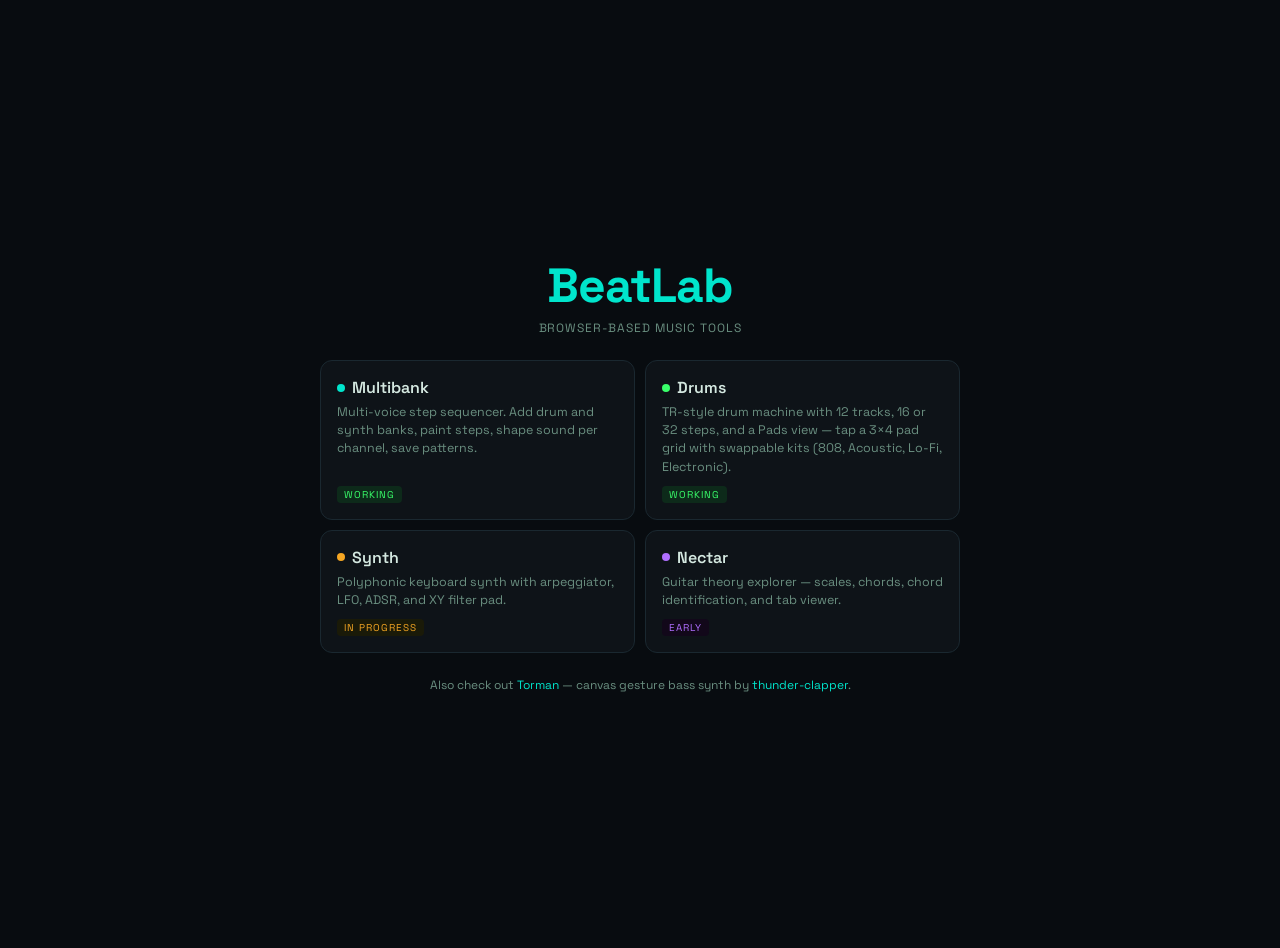
<file: index.html>
<!DOCTYPE html>
<html lang="en">
<head>
<meta charset="UTF-8">
<meta name="viewport" content="width=device-width, initial-scale=1.0">
<title>BeatLab</title>
<link rel="icon" type="image/png" href="icon.png">
<link href="https://fonts.googleapis.com/css2?family=Space+Grotesk:wght@300..700&display=swap" rel="stylesheet">
<style>
  :root {
    --bg:       #080c10;
    --surface:  #0e1318;
    --divider:  #1a2830;
    --text:     #d4e8e0;
    --muted:    #6a8f80;
    --teal:     #00e5cc;
    --green:    #39ff6a;
    --amber:    #f5a623;
    --purple:   #b06fff;
  }

  * { box-sizing: border-box; margin: 0; padding: 0; }

  html, body {
    background: var(--bg);
    color: var(--text);
    font-family: 'Space Grotesk', system-ui, sans-serif;
    -webkit-font-smoothing: antialiased;
    min-height: 100dvh;
    display: flex;
    flex-direction: column;
    align-items: center;
    justify-content: center;
    padding: 24px 16px;
    overflow-y: auto;
  }

  h1 {
    font-size: clamp(1.6rem, 6vw, 3rem);
    font-weight: 700;
    letter-spacing: -0.02em;
    color: var(--teal);
    margin-bottom: 4px;
    text-align: center;
  }

  .subtitle {
    color: var(--muted);
    font-size: 0.75rem;
    letter-spacing: 0.08em;
    text-transform: uppercase;
    margin-bottom: 24px;
    text-align: center;
  }

  .grid {
    display: grid;
    grid-template-columns: repeat(2, 1fr);
    gap: 10px;
    width: 100%;
    max-width: 640px;
  }

  a.card {
    display: flex;
    flex-direction: column;
    background: var(--surface);
    border: 1px solid var(--divider);
    border-radius: 12px;
    padding: 16px;
    text-decoration: none;
    color: inherit;
    transition: border-color 0.15s;
    -webkit-tap-highlight-color: transparent;
  }

  @media (hover: hover) {
    a.card:hover { border-color: var(--teal); }
  }

  a.card:active { border-color: var(--teal); opacity: 0.85; }

  .card-name {
    font-size: 1rem;
    font-weight: 600;
    margin-bottom: 5px;
    display: flex;
    align-items: center;
    gap: 7px;
  }

  .card-name span {
    display: inline-block;
    width: 8px;
    height: 8px;
    border-radius: 50%;
    flex-shrink: 0;
  }

  .card-desc {
    color: var(--muted);
    font-size: 0.78rem;
    line-height: 1.45;
    flex: 1;
  }

  .badge {
    display: inline-block;
    margin-top: 10px;
    font-size: 0.62rem;
    letter-spacing: 0.1em;
    text-transform: uppercase;
    padding: 2px 7px;
    border-radius: 4px;
    background: var(--divider);
    color: var(--muted);
    align-self: flex-start;
  }

  .badge.working  { background: #0d2a1a; color: var(--green); }
  .badge.progress { background: #1a1a08; color: var(--amber); }
  .badge.early    { background: #12081a; color: var(--purple); }
</style>
</head>
<body>

<h1>BeatLab</h1>
<p class="subtitle">Browser-based music tools</p>

<div class="grid">

  <a class="card" href="multibank/index.html">
    <div class="card-name">
      <span style="background:var(--teal)"></span>Multibank
    </div>
    <div class="card-desc">Multi-voice step sequencer. Add drum and synth banks, paint steps, shape sound per channel, save patterns.</div>
    <div class="badge working">Working</div>
  </a>

  <a class="card" href="drums/index.html">
    <div class="card-name">
      <span style="background:var(--green)"></span>Drums
    </div>
    <div class="card-desc">TR-style drum machine with 12 tracks, 16 or 32 steps, and a Pads view — tap a 3×4 pad grid with swappable kits (808, Acoustic, Lo-Fi, Electronic).</div>
    <div class="badge working">Working</div>
  </a>

  <a class="card" href="synth/index.html">
    <div class="card-name">
      <span style="background:var(--amber)"></span>Synth
    </div>
    <div class="card-desc">Polyphonic keyboard synth with arpeggiator, LFO, ADSR, and XY filter pad.</div>
    <div class="badge progress">In progress</div>
  </a>

  <a class="card" href="nectar/index.html">
    <div class="card-name">
      <span style="background:var(--purple)"></span>Nectar
    </div>
    <div class="card-desc">Guitar theory explorer — scales, chords, chord identification, and tab viewer.</div>
    <div class="badge early">Early</div>
  </a>

</div>

<p style="margin-top:24px;font-size:0.75rem;color:var(--muted);text-align:center;">
  Also check out <a href="https://thunder-clapper.github.io/torman/" style="color:var(--teal);text-decoration:none;">Torman</a>
  — canvas gesture bass synth by <a href="https://github.com/thunder-clapper" style="color:var(--teal);text-decoration:none;">thunder-clapper</a>.
</p>

</body>
</html>
</file>
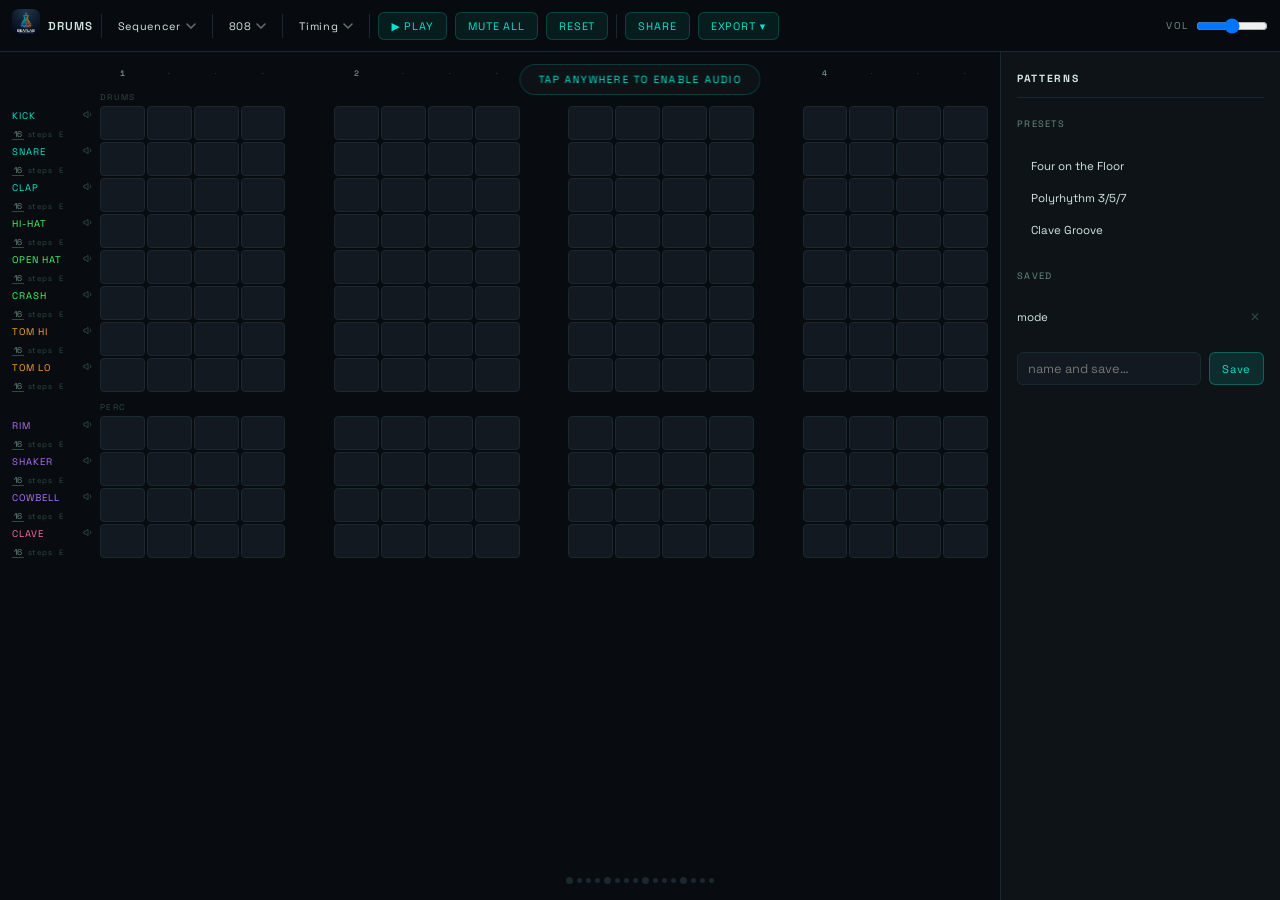
<file: drums/index.html>
<!DOCTYPE html>
<html lang="en">
<head>
<meta charset="UTF-8">
<meta name="viewport" content="width=device-width, initial-scale=1.0, maximum-scale=1.0, user-scalable=no">
<title>Drums — BeatLab</title>
<link rel="icon" type="image/png" href="../icon.png">
<link href="https://fonts.googleapis.com/css2?family=Space+Grotesk:wght@300..700&display=swap" rel="stylesheet">
<style>
  :root {
    --bg:        #080c10;
    --surface:   #0e1318;
    --surface-2: #121920;
    --divider:   #1a2830;
    --text:      #d4e8e0;
    --muted:     #6a8f80;
    --faint:     #2e4a40;
    --teal:      #00e5cc;
    --green:     #39ff6a;
    --amber:     #f5a623;
    --purple:    #b06fff;
    --pink:      #ff6b9d;
    --topbar-h:  52px;
    --label-w:   88px;
    --panel-w:   280px;
  }

  * { box-sizing: border-box; margin: 0; padding: 0; -webkit-tap-highlight-color: transparent; user-select: none; }
  html, body { background: var(--bg); color: var(--text); font-family: 'Space Grotesk', system-ui, sans-serif; -webkit-font-smoothing: antialiased; height: 100%; overflow: hidden; -webkit-overflow-scrolling: touch; }

  /* ── TOP BAR ──────────────────────────────────────────────── */
  #topbar {
    position: fixed; top: 0; left: 0; right: 0; height: var(--topbar-h);
    background: rgba(8,12,16,0.92); backdrop-filter: blur(16px); -webkit-backdrop-filter: blur(16px);
    border-bottom: 1px solid var(--divider);
    display: flex; align-items: center; gap: 8px; padding: 0 12px;
    z-index: 100; overflow-x: auto; overflow-y: hidden;
  }
  .topbar-btn {
    font-family: inherit; font-size: 0.68rem; letter-spacing: 0.08em; text-transform: uppercase;
    color: var(--teal); background: rgba(0,229,204,0.08);
    border: 1px solid rgba(0,229,204,0.2); border-radius: 6px;
    padding: 6px 12px; cursor: pointer; white-space: nowrap; flex-shrink: 0;
    transition: background 120ms, border-color 120ms, color 120ms;
  }
  .topbar-btn:hover   { background: rgba(0,229,204,0.16); }
  .topbar-btn.playing { background: rgba(0,229,204,0.18); border-color: var(--teal); }
  .divider-v { width: 1px; height: 24px; background: var(--divider); flex-shrink: 0; }
  .ctrl-group { display: flex; align-items: center; gap: 8px; flex-shrink: 0; }
  .ctrl-label { font-size: 0.62rem; letter-spacing: 0.12em; text-transform: uppercase; color: var(--muted); }
  .ctrl-value {
    font-size: 0.7rem; color: var(--teal); width: 3.6ch; text-align: center;
    font-variant-numeric: tabular-nums; background: none; border: none;
    border-bottom: 1px solid var(--divider); padding: 0; font-family: inherit;
    -moz-appearance: textfield;
  }
  .ctrl-value:focus { outline: none; border-bottom-color: var(--teal); }
  .ctrl-value::-webkit-inner-spin-button,
  .ctrl-value::-webkit-outer-spin-button { -webkit-appearance: none; }
  #vol-slider { width: 72px; }
  #right-controls { margin-left: auto; display: flex; align-items: center; gap: 8px; flex-shrink: 0; }

  /* ── TOPBAR DROPDOWNS ─────────────────────────────────────── */
  .tb-drop { position: relative; flex-shrink: 0; }
  .tb-drop-btn {
    font-family: inherit; font-size: 0.68rem; letter-spacing: 0.06em;
    color: var(--text); background: none; border: none;
    padding: 6px 8px; cursor: pointer; white-space: nowrap;
    display: flex; align-items: center; gap: 5px;
    border-radius: 6px; transition: background 120ms, color 120ms;
  }
  .tb-drop-btn:hover { background: rgba(255,255,255,0.05); }
  .tb-drop-btn.open { color: var(--teal); }
  .tb-drop-btn svg { opacity: 0.45; transition: opacity 120ms; }
  .tb-drop-btn.open svg, .tb-drop-btn:hover svg { opacity: 0.8; }

  /* App logo button */
  #app-logo-btn {
    width: 28px; height: 28px; border-radius: 6px; flex-shrink: 0;
    background: none; border: none; padding: 0; cursor: pointer;
    overflow: hidden; opacity: 0.85; transition: opacity 120ms;
  }
  #app-logo-btn:hover { opacity: 1; }
  #app-logo-btn.open  { opacity: 1; }
  #app-logo-btn img   { width: 100%; height: 100%; object-fit: cover; display: block; border-radius: 6px; }

  .tb-drop-menu {
    display: none; position: fixed; top: var(--topbar-h); left: auto;
    min-width: 180px; background: var(--surface); border: 1px solid var(--divider);
    border-radius: 8px; z-index: 9000; box-shadow: 0 8px 24px rgba(0,0,0,0.5);
    overflow: hidden; flex-direction: column;
  }
  #app-nav-menu { min-width: 160px; }
  .bl-app-name {
    font-size: 0.72rem; font-weight: 600; letter-spacing: 0.08em;
    text-transform: uppercase; color: var(--text); white-space: nowrap; flex-shrink: 0;
  }
  @media (max-width: 600px) { .bl-app-name { display: none; } }
  .tb-drop-menu.open { display: flex; }
  .tb-drop-item {
    display: flex; align-items: center; gap: 10px;
    padding: 9px 14px; cursor: pointer; font-size: 0.72rem; color: var(--text);
    transition: background 100ms; text-decoration: none; white-space: nowrap;
    background: none; border: none; font-family: inherit; width: 100%; text-align: left;
  }
  .tb-drop-item:hover { background: rgba(0,229,204,0.08); color: var(--teal); }
  .tb-drop-item.active { color: var(--teal); }
  .tb-drop-item .dot { width: 7px; height: 7px; border-radius: 50%; flex-shrink: 0; }
  .tb-drop-divider { height: 1px; background: var(--divider); margin: 4px 0; }

  /* Timing dropdown inner layout */
  #timing-menu { min-width: 200px; padding: 10px 14px; gap: 10px; }
  .timing-row { display: flex; align-items: center; gap: 8px; }
  .timing-lbl { font-size: 0.6rem; letter-spacing: 0.1em; text-transform: uppercase; color: var(--muted); width: 60px; }

  /* Kit selector — now a dropdown */
  #kit-selector { display: none; }

  /* Rec trigger — lives above the pad grid in pads view */
  #pads-rec-trigger {
    font-family: inherit; font-size: 0.68rem; letter-spacing: 0.08em; text-transform: uppercase;
    color: var(--pink); background: rgba(255,107,157,0.08); border: 1px solid rgba(255,107,157,0.25);
    border-radius: 6px; padding: 6px 16px; cursor: pointer; white-space: nowrap; flex-shrink: 0;
    transition: background 120ms;
  }
  #pads-rec-trigger:hover { background: rgba(255,107,157,0.18); }
  #pads-rec-trigger.recording { background: var(--pink); color: #fff; border-color: var(--pink); animation: pulse-rec 500ms ease-in-out infinite; }
  @keyframes pulse-rec { 0%,100% { opacity:1; box-shadow: 0 0 10px var(--pink); } 50% { opacity:0.7; box-shadow: none; } }
  #pads-takes-btn {
    font-family: inherit; font-size: 0.68rem; letter-spacing: 0.08em; text-transform: uppercase;
    color: var(--teal); background: rgba(0,229,204,0.08); border: 1px solid rgba(0,229,204,0.2);
    border-radius: 6px; padding: 6px 14px; cursor: pointer; white-space: nowrap; flex-shrink: 0;
    transition: background 120ms;
  }
  #pads-takes-btn:hover { background: rgba(0,229,204,0.16); }

  /* mode-tab removed — replaced by view dropdown */

  /* ── PATTERNS ─────────────────────────────────────────────── */
  .tb-drop-section-lbl { padding: 6px 14px 3px; font-size: 0.6rem; letter-spacing: 0.12em; text-transform: uppercase; color: var(--muted); }
  #patterns-menu { max-height: calc(100vh - var(--topbar-h) - 24px); overflow-y: auto; overflow-x: hidden; }
  #patterns-list { max-height: none; }
  .pattern-row { display: flex; align-items: center; gap: 6px; padding: 7px 14px; cursor: pointer; transition: background 100ms; }
  .pattern-row:hover { background: rgba(0,229,204,0.08); }
  .pattern-row-name { flex: 1; font-size: 0.72rem; color: var(--text); white-space: nowrap; overflow: hidden; text-overflow: ellipsis; }
  .pattern-row-del { background: none; border: none; color: var(--faint); cursor: pointer; font-size: 0.72rem; padding: 2px 4px; transition: color 120ms; }
  .pattern-row-del:hover { color: var(--pink); }
  /* queued pattern (Phase 2 groovebox): amber highlight + arrow while it waits for the next bar */
  .queued-arrow { display: none; color: var(--amber); }
  .pattern-row.queued .pattern-row-name, .tb-drop-item.queued { color: var(--amber); }
  .pattern-row.queued .queued-arrow, .tb-drop-item.queued .queued-arrow { display: inline; }
  .pattern-row.queued { background: rgba(245,166,35,0.08); }
  @keyframes queuedPulse { 0%,100% { opacity: 1; } 50% { opacity: 0.45; } }
  .pattern-row.queued .queued-arrow, .tb-drop-item.queued .queued-arrow { animation: queuedPulse 1s ease-in-out infinite; }
  #patterns-list-empty { padding: 8px 14px; font-size: 0.68rem; color: var(--muted); }
  #patterns-save-row { display: flex; gap: 6px; padding: 8px 10px; border-top: 1px solid var(--divider); }
  #patterns-name-input { flex: 1; background: var(--surface-2); border: 1px solid var(--divider); border-radius: 4px; color: var(--text); font-size: 0.72rem; padding: 4px 8px; font-family: inherit; outline: none; }
  #patterns-name-input:focus { border-color: var(--teal); }
  #patterns-save-btn { background: rgba(0,229,204,0.12); border: 1px solid rgba(0,229,204,0.3); border-radius: 4px; color: var(--teal); cursor: pointer; font-size: 0.68rem; letter-spacing: 0.06em; padding: 4px 10px; font-family: inherit; transition: background 120ms; }
  #patterns-save-btn:hover { background: rgba(0,229,204,0.22); }

  /* ── SEQUENCER VIEW ───────────────────────────────────────── */
  #seq-view {
    position: fixed; top: var(--topbar-h); left: 0; right: 0; bottom: 0;
    overflow-y: auto; padding: 16px 12px 60px;
    display: flex; flex-direction: column; gap: 2px;
  }
  #seq-view.hidden { display: none; }

  .beat-num { text-align: center; font-size: 0.5rem; letter-spacing: 0.06em; color: var(--faint); font-variant-numeric: tabular-nums; }
  .beat-num.quarter { color: var(--muted); font-weight: 600; }
  .track { display: flex; align-items: center; }
  .track-label { width: var(--label-w); flex-shrink: 0; display: flex; flex-direction: column; justify-content: center; gap: 3px; padding-right: 4px; }
  .track-label-top { display: flex; align-items: center; gap: 4px; }
  .track-name { font-size: 0.6rem; letter-spacing: 0.1em; text-transform: uppercase; color: var(--muted); flex: 1; white-space: nowrap; overflow: hidden; text-overflow: ellipsis; }
  .track-mute { background: none; border: none; cursor: pointer; color: var(--faint); padding: 2px; transition: color 120ms; flex-shrink: 0; }
  .track-mute:hover { color: var(--teal); }
  .track-mute.muted { color: var(--pink); opacity: 0.7; }

  /* Per-track controls row */
  .track-meta { display: flex; align-items: center; gap: 4px; }
  .track-len-input {
    font-family: inherit; font-size: 0.52rem; color: var(--muted);
    background: none; border: none; border-bottom: 1px solid var(--faint);
    width: 2.4ch; text-align: center; padding: 0; outline: none;
    -moz-appearance: textfield; cursor: pointer;
  }
  .track-len-input:focus { border-bottom-color: var(--teal); color: var(--teal); }
  .track-len-input::-webkit-inner-spin-button,
  .track-len-input::-webkit-outer-spin-button { -webkit-appearance: none; }
  .track-len-label { font-size: 0.48rem; letter-spacing: 0.06em; color: var(--faint); }
  .track-euclid-btn {
    font-family: inherit; font-size: 0.48rem; letter-spacing: 0.04em;
    color: var(--faint); background: none; border: none; cursor: pointer;
    padding: 1px 3px; border-radius: 3px; transition: color 120ms, background 120ms;
  }
  .track-euclid-btn:hover { color: var(--amber); background: rgba(245,166,35,0.1); }

  /* Euclidean popover */
  .euclid-pop {
    display: none; position: absolute; z-index: 400;
    background: var(--surface); border: 1px solid var(--divider);
    border-radius: 8px; padding: 10px 12px; box-shadow: 0 8px 24px rgba(0,0,0,0.5);
    flex-direction: column; gap: 8px; min-width: 140px;
  }
  .euclid-pop.open { display: flex; }
  .euclid-pop-title { font-size: 0.58rem; letter-spacing: 0.12em; text-transform: uppercase; color: var(--muted); }
  .euclid-row { display: flex; align-items: center; gap: 6px; }
  .euclid-num {
    font-family: inherit; font-size: 0.72rem; color: var(--text);
    background: var(--surface-2); border: 1px solid var(--divider);
    border-radius: 4px; width: 3.2ch; text-align: center; padding: 4px;
    outline: none; -moz-appearance: textfield;
  }
  .euclid-num:focus { border-color: var(--amber); }
  .euclid-num::-webkit-inner-spin-button,
  .euclid-num::-webkit-outer-spin-button { -webkit-appearance: none; }
  .euclid-sep { font-size: 0.7rem; color: var(--muted); }
  .euclid-fill-btn {
    font-family: inherit; font-size: 0.65rem; letter-spacing: 0.06em;
    color: var(--amber); background: rgba(245,166,35,0.1);
    border: 1px solid rgba(245,166,35,0.3); border-radius: 5px;
    padding: 5px 10px; cursor: pointer; transition: background 120ms; width: 100%;
  }
  .euclid-fill-btn:hover { background: rgba(245,166,35,0.2); }

  /* Step inspector — per-step velocity + probability, opened on right-click / long-press */
  .step-inspector {
    display: none; position: fixed; z-index: 900;
    background: var(--surface); border: 1px solid var(--divider);
    border-radius: 10px; padding: 10px 12px; box-shadow: 0 10px 30px rgba(0,0,0,0.55);
    flex-direction: column; gap: 8px; min-width: 200px;
    -webkit-backdrop-filter: blur(8px); backdrop-filter: blur(8px);
  }
  .step-inspector.open { display: flex; }
  .si-title { font-size: 0.58rem; letter-spacing: 0.12em; text-transform: uppercase; color: var(--muted); }
  .si-row { display: flex; align-items: center; gap: 8px; }
  .si-label { font-size: 0.56rem; letter-spacing: 0.1em; text-transform: uppercase; color: var(--faint); width: 3.2em; }
  .si-chips { display: flex; gap: 4px; flex: 1; }
  .si-chip {
    flex: 1; font-family: inherit; font-size: 0.62rem; letter-spacing: 0.02em;
    color: var(--muted); background: var(--surface-2); border: 1px solid var(--divider);
    border-radius: 5px; padding: 6px 4px; cursor: pointer; text-align: center;
    transition: background 100ms, color 100ms, border-color 100ms; min-height: 32px;
  }
  .si-chip:hover { border-color: color-mix(in srgb, var(--teal) 50%, transparent); }
  .si-chip.active { color: var(--bg); background: var(--teal); border-color: var(--teal); font-weight: 600; }

  /* Steps */
  .steps-row { display: grid; flex: 1; gap: 2px; touch-action: none; }
  .step {
    height: 34px; border-radius: 4px; cursor: pointer;
    border: 1px solid var(--divider); background: var(--surface-2);
    transition: background 80ms, border-color 80ms;
    position: relative; overflow: hidden;
  }
  .step:hover { border-color: color-mix(in srgb, var(--accent, var(--teal)) 50%, transparent); }
  .step.on { background: var(--accent, var(--teal)); border-color: var(--accent, var(--teal)); box-shadow: 0 0 8px color-mix(in srgb, var(--accent, var(--teal)) 50%, transparent); }
  /* probability fill — semi-transparent overlay that dims when prob < 100 */
  .step.on::after { content: ''; position: absolute; inset: 0; background: var(--bg); opacity: 0; transition: opacity 80ms; border-radius: inherit; }
  .step.on[data-prob="75"]::after { opacity: 0.25; }
  .step.on[data-prob="50"]::after { opacity: 0.50; }
  .step.on[data-prob="25"]::after { opacity: 0.68; }
  /* prob label */
  .step.on[data-prob]:not([data-prob="100"])::before {
    content: attr(data-prob) '%';
    position: absolute; inset: 0; display: flex; align-items: center; justify-content: center;
    font-size: 0.44rem; letter-spacing: 0.04em; color: rgba(255,255,255,0.9);
    pointer-events: none; z-index: 1;
  }
  /* per-step velocity — dim ghost/soft, glow on accent (composes with prob overlay) */
  .step.on[data-vel="ghost"] { filter: brightness(0.55); }
  .step.on[data-vel="soft"]  { filter: brightness(0.78); }
  .step.on[data-vel="accent"] { filter: brightness(1.22); box-shadow: 0 0 12px color-mix(in srgb, var(--accent, var(--teal)) 85%, #fff 25%); }
  .step.current { border-color: #fff; }
  .step.on.current { background: #fff; border-color: #fff; box-shadow: 0 0 12px rgba(255,255,255,0.5); filter: none; }
  /* loop-length marker — dim steps beyond a track's own length */
  .step.beyond { opacity: 0.3; }
  .step.beyond.on { opacity: 0.55; }
  .step-gap { width: 4px; height: 34px; }
  @media (pointer: coarse) { .step { height: 40px; border-radius: 6px; background: #1a2830; } }
  .section-label { font-size: 0.52rem; letter-spacing: 0.16em; text-transform: uppercase; color: var(--faint); padding: 8px 0 2px var(--label-w); }

  /* ── BEAT ROW ─────────────────────────────────────────────── */
  #beat-row {
    position: fixed; bottom: 16px; left: 50%; transform: translateX(-50%);
    display: flex; gap: 4px; align-items: center; pointer-events: none;
  }
  #beat-row.hidden { display: none; }
  .beat-dot { width: 5px; height: 5px; border-radius: 50%; background: var(--divider); transition: background 60ms; }
  .beat-dot.quarter { width: 7px; height: 7px; }
  .beat-dot.active { background: var(--teal); box-shadow: 0 0 6px var(--teal); }

  /* ── PADS VIEW ────────────────────────────────────────────── */
  #pads-view {
    display: none; position: fixed; top: var(--topbar-h); left: 0; right: 0; bottom: 0;
    flex-direction: column; align-items: center; justify-content: center;
    gap: 10px; padding: 12px 16px;
    overflow: hidden;
  }
  #pads-view.active { display: flex; }
  #pads-top-row {
    display: flex; align-items: center; gap: 12px; flex-shrink: 0;
  }


  #pad-grid {
    display: grid;
    grid-template-columns: repeat(3, 1fr);
    grid-template-rows: repeat(4, 1fr);
    gap: 12px;
    /* Size to whichever axis is the limiting one, preserving 3:4 aspect ratio */
    /* 58px = top-row (36px button) + gaps + padding */
    width:  min(calc((100vh - var(--topbar-h) - 58px) * 3 / 4), calc(100vw - 32px), 600px);
    height: min(calc(100vh - var(--topbar-h) - 58px), calc((100vw - 32px) * 4 / 3), 800px);
    touch-action: none;
    position: relative;
  }
  #pad-grid.recording { outline: 2px solid var(--pink); outline-offset: 4px; border-radius: 6px; }

  .pad {
    border-radius: 14px; border: 2px solid var(--divider); background: var(--surface);
    display: flex; flex-direction: column; align-items: center; justify-content: center;
    cursor: pointer; touch-action: none; gap: 5px;
    transition: transform 80ms, background 80ms, border-color 80ms, box-shadow 80ms;
    position: relative; overflow: hidden;
  }
  .pad::after {
    content: ''; position: absolute; inset: 0;
    background: var(--pad-color, var(--teal));
    opacity: 0; border-radius: inherit; transition: opacity 300ms;
  }
  .pad.hit::after { opacity: 0.22; transition: opacity 0ms; }
  .pad.hit {
    transform: scale(0.93); border-color: var(--pad-color, var(--teal));
    box-shadow: 0 0 22px color-mix(in srgb, var(--pad-color, var(--teal)) 45%, transparent);
    transition: transform 80ms, border-color 0ms, box-shadow 0ms;
  }
  .pad-name { font-size: 0.7rem; font-weight: 600; letter-spacing: 0.1em; text-transform: uppercase; color: var(--pad-color, var(--teal)); position: relative; z-index: 1; }
  .pad-sub  { font-size: 0.52rem; letter-spacing: 0.08em; text-transform: uppercase; color: var(--muted); position: relative; z-index: 1; }
  .pad-key  { display: none; position: absolute; top: 6px; right: 8px; font-size: 0.58rem; font-weight: 700; color: var(--faint); letter-spacing: 0; z-index: 1; }
  @media (pointer: fine) { .pad-key { display: block; } }

  /* ── SCENES VIEW (groovebox launcher) ─────────────────────── */
  #scenes-view {
    display: none; position: fixed; top: var(--topbar-h); left: 0; right: 0; bottom: 0;
    flex-direction: column; gap: 12px; padding: 16px 16px calc(24px + env(safe-area-inset-bottom, 0));
    overflow-y: auto;
  }
  #scenes-view.active { display: flex; }
  #scenes-hint { font-size: 0.62rem; letter-spacing: 0.04em; color: var(--muted); line-height: 1.4; flex-shrink: 0; }
  #scene-grid {
    display: grid; gap: 10px; align-content: start;
    grid-template-columns: repeat(auto-fill, minmax(140px, 1fr));
  }
  .scene-slot {
    position: relative; min-height: 78px; border-radius: 12px;
    border: 2px solid var(--divider); background: var(--surface);
    color: var(--text); font-family: inherit; cursor: pointer;
    display: flex; flex-direction: column; align-items: flex-start; justify-content: space-between;
    gap: 6px; padding: 12px; text-align: left; touch-action: manipulation;
    transition: border-color 120ms, background 120ms, box-shadow 120ms;
  }
  .scene-slot:hover { border-color: var(--muted); }
  .scene-name { font-size: 0.82rem; font-weight: 600; letter-spacing: 0.02em; white-space: nowrap; overflow: hidden; text-overflow: ellipsis; max-width: 100%; }
  .scene-kind { font-size: 0.52rem; letter-spacing: 0.14em; text-transform: uppercase; color: var(--faint); }
  .scene-status { position: absolute; top: 10px; right: 12px; font-size: 0.8rem; line-height: 1; }
  .scene-slot.playing { border-color: var(--green); box-shadow: 0 0 16px color-mix(in srgb, var(--green) 38%, transparent); }
  .scene-slot.playing .scene-name, .scene-slot.playing .scene-status { color: var(--green); }
  .scene-slot.queued { border-color: var(--amber); background: rgba(245,166,35,0.06); }
  .scene-slot.queued .scene-name, .scene-slot.queued .scene-status { color: var(--amber); }
  .scene-slot.queued .scene-status { animation: queuedPulse 1s ease-in-out infinite; }
  .scene-slot.add {
    border-style: dashed; color: var(--muted);
    align-items: center; justify-content: center; text-align: center; gap: 3px;
  }
  .scene-slot.add:hover { border-color: var(--teal); color: var(--teal); }
  .scene-slot.add .scene-hint { font-size: 0.56rem; letter-spacing: 0.06em; color: var(--faint); }

  /* ── RECORDING SHEET ──────────────────────────────────────── */
  #rec-sheet-backdrop {
    display: none; position: fixed; inset: 0; z-index: 200;
    background: rgba(0,0,0,0.4);
  }
  #rec-sheet-backdrop.open { display: block; }

  #rec-sheet {
    position: fixed; bottom: 0; left: 0; right: 0; z-index: 201;
    background: var(--surface); border-top: 1px solid var(--divider);
    border-radius: 20px 20px 0 0;
    transform: translateY(100%);
    transition: transform 280ms cubic-bezier(0.32, 0.72, 0, 1);
    padding-bottom: env(safe-area-inset-bottom, 0);
    max-height: 80vh; overflow-y: auto;
  }
  #rec-sheet.open { transform: translateY(0); }

  #rec-sheet-handle {
    width: 36px; height: 4px; border-radius: 2px; background: var(--divider);
    margin: 12px auto 0;
  }

  #rec-sheet-inner { padding: 16px 20px 24px; }

  .rec-sheet-row { display: flex; align-items: center; justify-content: space-between; margin-bottom: 18px; }
  .rec-sheet-title { font-size: 0.72rem; font-weight: 600; letter-spacing: 0.14em; text-transform: uppercase; color: var(--text); }
  #rec-sheet-close { background: none; border: none; color: var(--muted); cursor: pointer; font-size: 1rem; padding: 4px; transition: color 120ms; }
  #rec-sheet-close:hover { color: var(--text); }

  .rec-section { margin-bottom: 16px; }
  .rec-section-label { font-size: 0.58rem; letter-spacing: 0.14em; text-transform: uppercase; color: var(--muted); margin-bottom: 8px; }

  /* Bar length chips */
  .bar-chips { display: flex; gap: 6px; }
  .bar-chip {
    font-family: inherit; font-size: 0.68rem; letter-spacing: 0.06em;
    color: var(--muted); background: none; border: 1px solid var(--divider);
    border-radius: 6px; padding: 6px 14px; cursor: pointer; transition: all 120ms; flex: 1; text-align: center;
  }
  .bar-chip:hover { color: var(--text); border-color: var(--muted); }
  .bar-chip.active { color: var(--teal); border-color: var(--teal); background: rgba(0,229,204,0.1); }

  /* Timing options — two clear radio-style choices */
  .timing-options { display: flex; gap: 8px; }
  .timing-opt {
    flex: 1; display: flex; flex-direction: column; gap: 3px;
    background: var(--surface-2); border: 1px solid var(--divider);
    border-radius: 8px; padding: 10px 12px; cursor: pointer; text-align: left;
    transition: border-color 120ms, background 120ms;
    font-family: inherit;
  }
  .timing-opt:hover { border-color: var(--muted); }
  .timing-opt.active { border-color: var(--teal); background: rgba(0,229,204,0.06); }
  .timing-opt-name { font-size: 0.7rem; font-weight: 600; color: var(--muted); transition: color 120ms; }
  .timing-opt.active .timing-opt-name { color: var(--teal); }
  .timing-opt-desc { font-size: 0.6rem; color: var(--faint); line-height: 1.3; transition: color 120ms; }
  .timing-opt.active .timing-opt-desc { color: var(--muted); }

  /* Record button in sheet */
  #rec-start-btn {
    width: 100%; font-family: inherit; font-size: 0.78rem; font-weight: 600;
    letter-spacing: 0.1em; text-transform: uppercase;
    color: var(--pink); background: rgba(255,107,157,0.1);
    border: 1px solid rgba(255,107,157,0.35); border-radius: 10px;
    padding: 14px; cursor: pointer; margin-top: 4px; transition: background 120ms;
  }
  #rec-start-btn:hover { background: rgba(255,107,157,0.2); }

  /* Floating count-in pill — overlays the pads without blocking them */
  #rec-countdown-pill {
    visibility: hidden; pointer-events: none;
    background: rgba(8,12,16,0.88); backdrop-filter: blur(12px);
    border: 1px solid var(--amber); border-radius: 999px;
    padding: 6px 18px; white-space: nowrap;
    font-size: 0.8rem; font-weight: 700; letter-spacing: 0.06em; color: var(--amber);
    animation: pill-pulse 500ms ease-in-out infinite;
  }
  #rec-countdown-pill.visible { visibility: visible; }
  @keyframes pill-pulse { 0%,100% { opacity:1; } 50% { opacity:0.6; } }
  #rec-countdown-pill.go { color: var(--pink); border-color: var(--pink); animation: none; }

  /* Save state */
  #rec-save-state { display: none; }
  #rec-save-state.visible { display: block; }
  .rec-save-row { display: flex; gap: 8px; margin-bottom: 12px; }
  #takes-name-input {
    flex: 1; background: var(--surface-2); border: 1px solid var(--divider); border-radius: 6px;
    color: var(--text); font-size: 0.8rem; padding: 8px 12px; font-family: inherit; outline: none;
    transition: border-color 120ms;
  }
  #takes-name-input:focus { border-color: var(--purple); }
  #takes-save-btn {
    background: rgba(176,111,255,0.12); border: 1px solid rgba(176,111,255,0.3);
    border-radius: 6px; color: var(--purple); cursor: pointer; font-size: 0.7rem;
    letter-spacing: 0.06em; padding: 8px 14px; font-family: inherit; white-space: nowrap; transition: background 120ms;
  }
  #takes-save-btn:hover { background: rgba(176,111,255,0.22); }

  /* Takes list */
  #takes-list { max-height: 160px; overflow-y: auto; }
  #takes-list-empty { font-size: 0.68rem; color: var(--muted); padding: 4px 0; }
  .take-row { display: flex; align-items: center; gap: 6px; padding: 7px 0; border-bottom: 1px solid var(--divider); }
  .take-row:last-child { border-bottom: none; }
  .take-row-name { flex: 1; font-size: 0.72rem; color: var(--text); white-space: nowrap; overflow: hidden; text-overflow: ellipsis; }
  .take-row-seq { background: none; border: 1px solid var(--divider); border-radius: 4px; color: var(--muted); cursor: pointer; font-size: 0.6rem; padding: 3px 8px; font-family: inherit; transition: all 100ms; }
  .take-row-seq:hover { color: var(--teal); border-color: var(--teal); }
  .take-row-play { background: none; border: 1px solid var(--divider); border-radius: 4px; color: var(--muted); cursor: pointer; font-size: 0.6rem; padding: 3px 8px; font-family: inherit; transition: all 100ms; }
  .take-row-play:hover { color: var(--green); border-color: var(--green); }
  .take-row-play.active { color: var(--green); border-color: var(--green); }
  .take-row-del { background: none; border: none; color: var(--faint); cursor: pointer; font-size: 0.72rem; padding: 2px 4px; transition: color 120ms; }
  .take-row-del:hover { color: var(--pink); }

  /* ── AUDIO BANNER ─────────────────────────────────────────── */
  #audio-banner {
    position: fixed; top: calc(var(--topbar-h) + 12px); left: 50%; transform: translateX(-50%);
    font-size: 0.65rem; letter-spacing: 0.12em; text-transform: uppercase;
    color: var(--teal); background: rgba(14,19,24,0.9);
    border: 1px solid rgba(0,229,204,0.2); border-radius: 999px;
    padding: 8px 18px; backdrop-filter: blur(12px); z-index: 20; transition: opacity 300ms;
  }
  #audio-banner.hidden { opacity: 0; pointer-events: none; }

  /* ── DESKTOP RIGHT PANEL ──────────────────────────────────── */
  #rec-panel {
    display: none;
    position: fixed; top: var(--topbar-h); right: 0; bottom: 0;
    width: var(--panel-w);
    background: var(--surface); border-left: 1px solid var(--divider);
    flex-direction: column; overflow-y: auto; z-index: 50;
  }
  #rp-pads, #rp-seq { padding: 20px 16px; display: flex; flex-direction: column; gap: 20px; }
  .rp-header {
    font-size: 0.65rem; font-weight: 700; letter-spacing: 0.16em;
    text-transform: uppercase; color: var(--text);
    padding-bottom: 12px; border-bottom: 1px solid var(--divider); flex-shrink: 0;
  }
  .rp-section-lbl { font-size: 0.58rem; letter-spacing: 0.14em; text-transform: uppercase; color: var(--muted); }
  #rp-setup { display: flex; flex-direction: column; gap: 20px; }
  .rp-field { display: flex; flex-direction: column; gap: 8px; }
  #rp-rec-btn {
    width: 100%; font-family: inherit; font-size: 0.78rem; font-weight: 600;
    letter-spacing: 0.1em; text-transform: uppercase;
    color: var(--pink); background: rgba(255,107,157,0.1);
    border: 1px solid rgba(255,107,157,0.35); border-radius: 10px;
    padding: 14px; cursor: pointer; transition: background 120ms;
  }
  #rp-rec-btn:hover { background: rgba(255,107,157,0.2); }
  #rp-rec-btn.recording { background: var(--pink); color: #fff; border-color: var(--pink); animation: pulse-rec 500ms ease-in-out infinite; }

  /* Progress bar */
  #rp-progress-track {
    height: 4px; border-radius: 2px; background: var(--divider); overflow: hidden;
  }
  #rp-progress-bar {
    height: 100%; border-radius: 2px; background: var(--pink);
    width: 100%; transition: width 200ms linear;
  }
  #rp-progress-label {
    font-size: 0.62rem; color: var(--muted); margin-top: 6px; text-align: center;
    font-variant-numeric: tabular-nums;
  }

  /* Takes / patterns lists in panel — reuse existing .take-row, .pattern-row styles */
  #rp-takes-list .take-row, #rp-patterns-list .pattern-row { padding: 6px 0; }
  #rp-takes-list-empty, #rp-patterns-list-empty { font-size: 0.68rem; color: var(--muted); padding: 4px 0; }

  /* Save row in panel */
  #rp-save .rec-save-row, #rp-patterns-save-row { margin-top: 0; }
  #rp-name-input, #rp-patterns-name-input {
    flex: 1; background: var(--surface-2); border: 1px solid var(--divider); border-radius: 6px;
    color: var(--text); font-size: 0.8rem; padding: 7px 10px; font-family: inherit; outline: none;
    transition: border-color 120ms;
  }
  #rp-name-input:focus { border-color: var(--purple); }
  #rp-patterns-name-input:focus { border-color: var(--teal); }
  #rp-save-btn, #rp-patterns-save-btn {
    background: rgba(176,111,255,0.12); border: 1px solid rgba(176,111,255,0.3);
    border-radius: 6px; color: var(--purple); cursor: pointer; font-size: 0.7rem;
    letter-spacing: 0.06em; padding: 7px 12px; font-family: inherit; white-space: nowrap; transition: background 120ms;
  }
  #rp-save-btn:hover { background: rgba(176,111,255,0.22); }
  #rp-patterns-save-btn {
    background: rgba(0,229,204,0.12); border-color: rgba(0,229,204,0.3); color: var(--teal);
  }
  #rp-patterns-save-btn:hover { background: rgba(0,229,204,0.22); }

  /* Countdown pill also visible on desktop (in panel area) */
  #rp-countdown { font-size: 0.8rem; font-weight: 700; color: var(--amber); text-align: center; }
  #rp-countdown.go { color: var(--pink); }

  /* ── DESKTOP BREAKPOINT ───────────────────────────────────── */
  @media (min-width: 900px) {
    #rec-panel { display: flex; }
    #seq-view    { right: var(--panel-w); }
    #pads-view   { right: var(--panel-w); }
    #scenes-view { right: var(--panel-w); }
    /* Suppress mobile-only UI */
    #rec-sheet, #rec-sheet-backdrop { display: none !important; }
    #patterns-drop, #patterns-divider { display: none !important; }
    #pads-rec-trigger, #pads-takes-btn { display: none !important; }
  }
</style>
</head>
<body>

<header id="topbar">

  <!-- BeatLab nav dropdown -->
  <div class="tb-drop" id="app-nav-drop">
    <button id="app-logo-btn" title="BeatLab apps"><img src="../icon.png" alt="BeatLab"></button>
  </div>

  <span class="bl-app-name">Drums</span>

  <div class="divider-v"></div>

  <!-- View dropdown: Sequencer / Pads -->
  <div class="tb-drop" id="view-drop">
    <button class="tb-drop-btn" id="view-drop-btn">
      Sequencer
      <svg width="10" height="6" viewBox="0 0 10 6" fill="none"><path d="M1 1l4 4 4-4" stroke="currentColor" stroke-width="1.5" stroke-linecap="round"/></svg>
    </button>
  </div>

  <div class="divider-v"></div>

  <!-- Kit dropdown -->
  <div class="tb-drop" id="kit-drop">
    <button class="tb-drop-btn" id="kit-drop-btn">
      Kit
      <svg width="10" height="6" viewBox="0 0 10 6" fill="none"><path d="M1 1l4 4 4-4" stroke="currentColor" stroke-width="1.5" stroke-linecap="round"/></svg>
    </button>
  </div>

  <div class="divider-v"></div>

  <!-- Timing dropdown: steps + time sig -->
  <div class="tb-drop" id="timing-drop">
    <button class="tb-drop-btn" id="timing-drop-btn">
      Timing
      <svg width="10" height="6" viewBox="0 0 10 6" fill="none"><path d="M1 1l4 4 4-4" stroke="currentColor" stroke-width="1.5" stroke-linecap="round"/></svg>
    </button>
  </div>

  <div class="divider-v" id="patterns-divider"></div>

  <!-- Patterns dropdown — sequencer only, beside Timing -->
  <div class="tb-drop" id="patterns-drop">
    <button class="tb-drop-btn" id="patterns-btn">
      Patterns
      <svg width="10" height="6" viewBox="0 0 10 6" fill="none"><path d="M1 1l4 4 4-4" stroke="currentColor" stroke-width="1.5" stroke-linecap="round"/></svg>
    </button>
  </div>

  <div class="divider-v"></div>

  <!-- hidden kit-selector kept for JS compat -->
  <div id="kit-selector" style="display:none;"></div>

  <!-- Sequencer-only controls -->
  <div id="seq-controls" style="display:contents;">
    <button class="topbar-btn" id="play-btn">▶ Play</button>
    <button class="topbar-btn" id="mute-all-btn">Mute All</button>
    <button class="topbar-btn" id="clear-btn">Reset</button>
    <div class="divider-v"></div>
    <button class="topbar-btn" id="share-btn">Share</button>
    <button class="topbar-btn" id="export-drop-btn">Export ▾</button>
  </div>

  <div id="right-controls">
    <div class="ctrl-group">
      <span class="ctrl-label">Vol</span>
      <input type="range" id="vol-slider" min="0" max="1" step="0.01" value="0.5">
    </div>
  </div>
</header>

<!-- Sequencer view -->
<div id="seq-view"></div>

<!-- Pads view -->
<div id="pads-view" style="position:relative;">
  <div id="pads-top-row">
    <button id="pads-rec-trigger">⏺ Rec</button>
    <div id="rec-countdown-pill"></div>
    <button id="pads-takes-btn" style="display:none;"></button>
  </div>
  <div id="pad-grid"></div>
</div>

<!-- Scenes view (groovebox launcher) -->
<div id="scenes-view">
  <div id="scenes-hint">Tap a scene to launch it. While playing, it queues and swaps in on the next bar. Long-press a saved scene to overwrite it with the current pattern.</div>
  <div id="scene-grid"></div>
</div>

<div id="beat-row"></div>
<div id="audio-banner">tap anywhere to enable audio</div>

<!-- Recording sheet -->
<div id="rec-sheet-backdrop"></div>
<div id="rec-sheet" role="dialog" aria-modal="true">
  <div id="rec-sheet-handle"></div>
  <div id="rec-sheet-inner">

    <!-- Header -->
    <div class="rec-sheet-row">
      <span class="rec-sheet-title" id="rec-sheet-title">Record a take</span>
      <button id="rec-sheet-close">✕</button>
    </div>

    <!-- Setup state -->
    <div id="rec-setup">
      <div class="rec-section">
        <div class="rec-section-label">Loop length</div>
        <div class="bar-chips">
          <button class="bar-chip active" data-bars="1">1 bar</button>
          <button class="bar-chip" data-bars="2">2 bars</button>
          <button class="bar-chip" data-bars="4">4 bars</button>
          <button class="bar-chip" data-bars="8">8 bars</button>
        </div>
      </div>

      <div class="rec-section">
        <div class="rec-section-label">Timing</div>
        <div class="timing-options">
          <button class="timing-opt" data-quantize="true">
            <span class="timing-opt-name">Snap to grid</span>
            <span class="timing-opt-desc">Each hit aligns to the nearest 16th note — tight and sequencer-ready</span>
          </button>
          <button class="timing-opt active" data-quantize="false">
            <span class="timing-opt-name">Free timing</span>
            <span class="timing-opt-desc">Records exactly when you tap — keeps your natural feel and groove</span>
          </button>
        </div>
      </div>

      <button id="rec-start-btn">● Start recording</button>
    </div>

    <!-- Save state (shown after recording stops) -->
    <div id="rec-save-state">
      <div class="rec-section">
        <div class="rec-section-label">New take</div>
        <div class="take-row" id="pending-take-row">
          <span class="take-row-name" style="color:var(--muted);font-style:italic;">unsaved</span>
          <button id="pending-play-btn" class="take-row-play" title="Loop on pads">▶</button>
          <button id="pending-seq-btn" class="take-row-seq" title="Load into step sequencer">→ Seq</button>
        </div>
        <div class="rec-save-row" style="margin-top:10px;">
          <input id="takes-name-input" type="text" placeholder="name and save…" spellcheck="false">
          <button id="takes-save-btn">Save</button>
        </div>
      </div>
      <div class="rec-section">
        <div class="rec-section-label">Saved takes</div>
        <div style="font-size:0.62rem;color:var(--muted);margin-bottom:8px;">▶ loops on pads &nbsp;·&nbsp; → Seq loads into step grid</div>
        <div id="takes-list"></div>
      </div>
    </div>

  </div>
</div>

<!-- lamejs (vendored, pure JS) — MP3 export only. See docs/adr-008-lamejs-mp3.md -->
<script src="../core/vendor/lamejs.min.js"></script>
<script type="module">
import { makeImpulse, makePinkNoise, makeWhiteNoise } from '../core/audio.js';
import { savePattern, loadPattern, listPatterns, deletePattern, getVolume, setVolume } from '../core/storage.js';
import { audioBufferToWav, audioBufferToMp3, notesToMidi, makeZip, downloadBlob, safeName, renderOffline } from '../core/export.js';

(() => {
  'use strict';

  const APP_ID    = 'drums';
  const REC_ID    = 'drums:rec';
  const LOOKAHEAD = 0.1;
  const TICK_MS   = 25;

  const STEPS_PER_BEAT = 4; // 16th-note resolution — never changes
  let BEATS_PER_BAR = 4;
  let STEPS = BEATS_PER_BAR * STEPS_PER_BEAT; // 16
  let bpm   = 120;
  let swing = 0;   // 0..0.6 — fraction of a step that odd 16ths are delayed
  let mode  = 'seq';
  function stepDuration() { return 60 / bpm / STEPS_PER_BEAT; }
  function beatDuration()  { return 60 / bpm; }

  /* ── TRACKS ───────────────────────────────────────────────── */
  const TRACKS = [
    { id:'kick',    name:'Kick',     sub:'drum',   section:'Drums', color:'var(--teal)',   key:'Q' },
    { id:'snare',   name:'Snare',    sub:'drum',   section:'Drums', color:'var(--teal)',   key:'W' },
    { id:'clap',    name:'Clap',     sub:'drum',   section:'Drums', color:'var(--teal)',   key:'E' },
    { id:'hihat',   name:'Hi-Hat',   sub:'cymbal', section:'Drums', color:'var(--green)',  key:'R' },
    { id:'openhat', name:'Open Hat', sub:'cymbal', section:'Drums', color:'var(--green)',  key:'A' },
    { id:'crash',   name:'Crash',    sub:'cymbal', section:'Drums', color:'var(--green)',  key:'S' },
    { id:'tomhi',   name:'Tom Hi',   sub:'tom',    section:'Drums', color:'var(--amber)',  key:'D' },
    { id:'tomlo',   name:'Tom Lo',   sub:'tom',    section:'Drums', color:'var(--amber)',  key:'F' },
    { id:'rim',     name:'Rim',      sub:'perc',   section:'Perc',  color:'var(--purple)', key:'Z' },
    { id:'shaker',  name:'Shaker',   sub:'perc',   section:'Perc',  color:'var(--purple)', key:'X' },
    { id:'cowbell', name:'Cowbell',  sub:'perc',   section:'Perc',  color:'var(--purple)', key:'C' },
    { id:'clave',   name:'Clave',    sub:'perc',   section:'Perc',  color:'var(--pink)',   key:'V' },
  ];
  const KEY_TO_TRACK = Object.fromEntries(TRACKS.map(t => [t.key, t.id]));

  let dirty = false; // true if unsaved changes exist since last load/save/reset

  const state = {};
  // steps: array of {on: bool, prob: 100|75|50|25, vel: 40|70|100|130}
  // trackLen: how many steps this track loops over (0 = follow global STEPS)
  // trackPos: per-track playhead
  TRACKS.forEach(t => {
    state[t.id] = {
      steps: Array(32).fill(null).map(() => ({ on: false, prob: 100, vel: 100 })),
      muted: false,
      trackLen: 0,
      trackPos: 0,
    };
  });

  // Per-step velocity levels (accent/ghost). Fixed order — index is the 2-bit
  // share-encoding value (0=Ghost … 3=Accent). 100 = Full = default.
  const VEL_LEVELS = [
    { v: 40,  label: 'Ghost'  },
    { v: 70,  label: 'Soft'   },
    { v: 100, label: 'Full'   },
    { v: 130, label: 'Accent' },
  ];
  const VEL_VALUES = VEL_LEVELS.map(l => l.v);           // [40,70,100,130]
  const velIndex = v => { const i = VEL_VALUES.indexOf(v); return i < 0 ? 2 : i; };
  const velToken = v => (v <= 40 ? 'ghost' : v <= 70 ? 'soft' : v >= 130 ? 'accent' : '');

  /* ── KITS ─────────────────────────────────────────────────── */
  const KITS = {
    '808': {
      kick:    { startFreq:150, endFreq:40,  decay:0.45, gain:1.8  },
      snare:   { bodyFreq:220,  bodyDecay:0.12, noiseHp:2000, noiseDecay:0.18, noiseGain:1.2 },
      clap:    { hp:1600, decay:0.07, gain:0.9  },
      hihat:   { hp:7000, decay:0.06, gain:1.4  },
      openhat: { hp:7000, decay:0.35, gain:1.2  },
      crash:   { hp:3000, bp:8000,  decay:1.4,  gain:1.0  },
      tomhi:   { startFreq:200, endFreq:80,  decay:0.30, gain:1.3  },
      tomlo:   { startFreq:100, endFreq:45,  decay:0.45, gain:1.5  },
      rim:     { freq:400,  decay:0.04, gain:0.6  },
      shaker:  { hp:8000,  decay:0.05, gain:0.6  },
      cowbell: { freq1:540, freq2:840, decay:0.40, gain:0.8  },
      clave:   { freq:2400, decay:0.025,gain:1.0  },
    },
    'acoustic': {
      kick:    { startFreq:100, endFreq:50,  decay:0.55, gain:1.6  },
      snare:   { bodyFreq:180,  bodyDecay:0.15, noiseHp:1500, noiseDecay:0.24, noiseGain:1.0 },
      clap:    { hp:1200, decay:0.10, gain:0.8  },
      hihat:   { hp:8000, decay:0.04, gain:1.2  },
      openhat: { hp:6000, decay:0.50, gain:1.0  },
      crash:   { hp:2500, bp:6000,  decay:2.0,  gain:0.9  },
      tomhi:   { startFreq:250, endFreq:100, decay:0.25, gain:1.2  },
      tomlo:   { startFreq:130, endFreq:55,  decay:0.40, gain:1.4  },
      rim:     { freq:600,  decay:0.03, gain:0.7  },
      shaker:  { hp:7000,  decay:0.08, gain:0.5  },
      cowbell: { freq1:560, freq2:880, decay:0.30, gain:0.7  },
      clave:   { freq:2800, decay:0.02, gain:0.9  },
    },
    'lo-fi': {
      kick:    { startFreq:120, endFreq:35,  decay:0.60, gain:2.0  },
      snare:   { bodyFreq:200,  bodyDecay:0.10, noiseHp:1800, noiseDecay:0.28, noiseGain:1.4 },
      clap:    { hp:1400, decay:0.09, gain:1.0  },
      hihat:   { hp:6000, decay:0.08, gain:1.0  },
      openhat: { hp:5500, decay:0.40, gain:0.9  },
      crash:   { hp:2000, bp:5000,  decay:1.8,  gain:0.8  },
      tomhi:   { startFreq:180, endFreq:70,  decay:0.35, gain:1.2  },
      tomlo:   { startFreq:90,  endFreq:40,  decay:0.50, gain:1.6  },
      rim:     { freq:350,  decay:0.05, gain:0.7  },
      shaker:  { hp:7500,  decay:0.07, gain:0.7  },
      cowbell: { freq1:500, freq2:780, decay:0.50, gain:0.9  },
      clave:   { freq:2200, decay:0.03, gain:1.1  },
    },
    'electronic': {
      kick:    { startFreq:200, endFreq:30,  decay:0.30, gain:2.2  },
      snare:   { bodyFreq:300,  bodyDecay:0.08, noiseHp:3000, noiseDecay:0.12, noiseGain:1.5 },
      clap:    { hp:2000, decay:0.05, gain:1.2  },
      hihat:   { hp:9000, decay:0.03, gain:1.6  },
      openhat: { hp:8000, decay:0.25, gain:1.4  },
      crash:   { hp:4000, bp:10000, decay:1.0,  gain:1.2  },
      tomhi:   { startFreq:300, endFreq:100, decay:0.20, gain:1.5  },
      tomlo:   { startFreq:150, endFreq:40,  decay:0.35, gain:1.8  },
      rim:     { freq:500,  decay:0.03, gain:0.8  },
      shaker:  { hp:9000,  decay:0.04, gain:0.8  },
      cowbell: { freq1:580, freq2:920, decay:0.25, gain:1.0  },
      clave:   { freq:3000, decay:0.02, gain:1.2  },
    },
  };

  let currentKit = '808';

  /* ── AUDIO ENGINE ─────────────────────────────────────────── */
  let ctx, masterGain, compressor, reverbConvolver, reverbReturn;
  let pinkBuf, whiteBuf;

  function initAudio() {
    ctx = new (window.AudioContext || window.webkitAudioContext)();
    ctx.resume(); // iOS requires resume() in the same gesture frame as creation
    masterGain = ctx.createGain();
    masterGain.gain.value = getVolume(0.5);
    compressor = ctx.createDynamicsCompressor();
    compressor.threshold.value = -18; compressor.ratio.value = 4;
    masterGain.connect(compressor); compressor.connect(ctx.destination);
    reverbConvolver = ctx.createConvolver();
    reverbReturn = ctx.createGain(); reverbReturn.gain.value = 0.75;
    reverbConvolver.connect(reverbReturn); reverbReturn.connect(masterGain);
    // Defer heavy buffer generation so initAudio() returns fast inside the gesture handler
    setTimeout(() => {
      reverbConvolver.buffer = makeImpulse(ctx, 2.2, 2.5);
      pinkBuf  = makePinkNoise(ctx, 2);
      whiteBuf = makeWhiteNoise(ctx, 2);
    }, 0);
  }

  function reverbSend(g, amt) {
    const s = ctx.createGain(); s.gain.value = amt ?? 0.15;
    g.connect(s); s.connect(reverbConvolver);
  }

  /* ── VOICES ───────────────────────────────────────────────── */
  function voiceKick(time, p) {
    const osc = ctx.createOscillator(), g = ctx.createGain();
    osc.type = 'sine';
    osc.frequency.setValueAtTime(p.startFreq, time);
    osc.frequency.exponentialRampToValueAtTime(p.endFreq, time + 0.08);
    g.gain.setValueAtTime(p.gain, time);
    g.gain.exponentialRampToValueAtTime(0.001, time + p.decay);
    osc.connect(g); g.connect(masterGain);
    osc.start(time); osc.stop(time + p.decay + 0.05);
  }
  function voiceSnare(time, p) {
    const body = ctx.createOscillator(), bg = ctx.createGain();
    body.type = 'triangle';
    body.frequency.setValueAtTime(p.bodyFreq, time);
    body.frequency.exponentialRampToValueAtTime(p.bodyFreq * 0.45, time + 0.06);
    bg.gain.setValueAtTime(1.0, time); bg.gain.exponentialRampToValueAtTime(0.001, time + p.bodyDecay);
    body.connect(bg); bg.connect(masterGain);
    body.start(time); body.stop(time + p.bodyDecay + 0.03);
    if (!pinkBuf) return;
    const ns = ctx.createBufferSource(), hp = ctx.createBiquadFilter(), ng = ctx.createGain();
    ns.buffer = pinkBuf; hp.type = 'highpass'; hp.frequency.value = p.noiseHp;
    ng.gain.setValueAtTime(p.noiseGain, time); ng.gain.exponentialRampToValueAtTime(0.001, time + p.noiseDecay);
    ns.connect(hp); hp.connect(ng); ng.connect(masterGain); reverbSend(ng, 0.12);
    ns.start(time); ns.stop(time + p.noiseDecay + 0.02);
  }
  function voiceClap(time, p) {
    if (!pinkBuf) return;
    [0, 0.008, 0.018].forEach(offset => {
      const ns = ctx.createBufferSource(), hp = ctx.createBiquadFilter(), g = ctx.createGain();
      ns.buffer = pinkBuf; hp.type = 'highpass'; hp.frequency.value = p.hp;
      g.gain.setValueAtTime(p.gain, time + offset); g.gain.exponentialRampToValueAtTime(0.001, time + offset + p.decay);
      ns.connect(hp); hp.connect(g); g.connect(masterGain); reverbSend(g, 0.18);
      ns.start(time + offset); ns.stop(time + offset + p.decay + 0.02);
    });
  }
  function voiceHihat(time, p) {
    if (!whiteBuf) return;
    const ns = ctx.createBufferSource(), hp = ctx.createBiquadFilter(), g = ctx.createGain();
    ns.buffer = whiteBuf; hp.type = 'highpass'; hp.frequency.value = p.hp;
    g.gain.setValueAtTime(p.gain, time); g.gain.exponentialRampToValueAtTime(0.001, time + p.decay);
    ns.connect(hp); hp.connect(g); g.connect(masterGain);
    ns.start(time); ns.stop(time + p.decay + 0.02);
  }
  function voiceOpenhat(time, p) {
    if (!whiteBuf) return;
    const ns = ctx.createBufferSource(), hp = ctx.createBiquadFilter(), g = ctx.createGain();
    ns.buffer = whiteBuf; hp.type = 'highpass'; hp.frequency.value = p.hp;
    g.gain.setValueAtTime(p.gain, time); g.gain.exponentialRampToValueAtTime(0.001, time + p.decay);
    ns.connect(hp); hp.connect(g); g.connect(masterGain); reverbSend(g, 0.1);
    ns.start(time); ns.stop(time + p.decay + 0.03);
  }
  function voiceCrash(time, p) {
    if (!whiteBuf) return;
    const ns = ctx.createBufferSource(); ns.buffer = whiteBuf;
    const hp = ctx.createBiquadFilter(); hp.type = 'highpass'; hp.frequency.value = p.hp;
    const bp = ctx.createBiquadFilter(); bp.type = 'bandpass'; bp.frequency.value = p.bp; bp.Q.value = 0.5;
    const g = ctx.createGain();
    g.gain.setValueAtTime(p.gain, time); g.gain.exponentialRampToValueAtTime(0.001, time + p.decay);
    ns.connect(hp); hp.connect(bp); bp.connect(g); g.connect(masterGain); reverbSend(g, 0.25);
    ns.start(time); ns.stop(time + p.decay + 0.1);
  }
  function voiceTom(time, p) {
    const osc = ctx.createOscillator(), g = ctx.createGain();
    osc.type = 'sine';
    osc.frequency.setValueAtTime(p.startFreq, time);
    osc.frequency.exponentialRampToValueAtTime(p.endFreq, time + p.decay * 0.4);
    g.gain.setValueAtTime(p.gain, time); g.gain.exponentialRampToValueAtTime(0.001, time + p.decay);
    osc.connect(g); g.connect(masterGain);
    osc.start(time); osc.stop(time + p.decay + 0.05);
  }
  function voiceRim(time, p) {
    const osc = ctx.createOscillator(), g = ctx.createGain();
    osc.type = 'square'; osc.frequency.value = p.freq;
    g.gain.setValueAtTime(p.gain, time); g.gain.exponentialRampToValueAtTime(0.001, time + p.decay);
    osc.connect(g); g.connect(masterGain);
    osc.start(time); osc.stop(time + p.decay + 0.01);
  }
  function voiceShaker(time, p) {
    if (!whiteBuf) return;
    const ns = ctx.createBufferSource(), hp = ctx.createBiquadFilter(), g = ctx.createGain();
    ns.buffer = whiteBuf; hp.type = 'highpass'; hp.frequency.value = p.hp;
    g.gain.setValueAtTime(p.gain, time); g.gain.exponentialRampToValueAtTime(0.001, time + p.decay);
    ns.connect(hp); hp.connect(g); g.connect(masterGain);
    ns.start(time); ns.stop(time + p.decay + 0.01);
  }
  function voiceCowbell(time, p) {
    const osc1 = ctx.createOscillator(), osc2 = ctx.createOscillator(), g = ctx.createGain();
    osc1.type = 'square'; osc1.frequency.value = p.freq1;
    osc2.type = 'square'; osc2.frequency.value = p.freq2;
    g.gain.setValueAtTime(p.gain, time); g.gain.exponentialRampToValueAtTime(0.001, time + p.decay);
    osc1.connect(g); osc2.connect(g); g.connect(masterGain); reverbSend(g, 0.1);
    osc1.start(time); osc1.stop(time + p.decay + 0.05);
    osc2.start(time); osc2.stop(time + p.decay + 0.05);
  }
  function voiceClave(time, p) {
    const osc = ctx.createOscillator(), g = ctx.createGain();
    osc.type = 'sine'; osc.frequency.value = p.freq;
    g.gain.setValueAtTime(p.gain, time); g.gain.exponentialRampToValueAtTime(0.001, time + p.decay);
    osc.connect(g); g.connect(masterGain);
    osc.start(time); osc.stop(time + p.decay + 0.01);
  }

  function dispatchVoice(id, time, p) {
    switch (id) {
      case 'kick':    voiceKick(time, p);    break;
      case 'snare':   voiceSnare(time, p);   break;
      case 'clap':    voiceClap(time, p);    break;
      case 'hihat':   voiceHihat(time, p);   break;
      case 'openhat': voiceOpenhat(time, p); break;
      case 'crash':   voiceCrash(time, p);   break;
      case 'tomhi':   voiceTom(time, p);     break;
      case 'tomlo':   voiceTom(time, p);     break;
      case 'rim':     voiceRim(time, p);     break;
      case 'shaker':  voiceShaker(time, p);  break;
      case 'cowbell': voiceCowbell(time, p); break;
      case 'clave':   voiceClave(time, p);   break;
    }
  }

  // Fire a voice, scaled by per-step velocity (100 = full). Voices connect their
  // gain to masterGain (and, for some, reverbConvolver). To scale a single hit
  // without touching each voice fn, we swap those two module globals to per-hit
  // gain nodes for the (synchronous) node-building call, then restore them.
  function voice(id, time, vel = 100) {
    const p = KITS[currentKit][id];
    if (vel === 100) { dispatchVoice(id, time, p); return; }
    const scale = vel / 100;
    const savedMaster = masterGain, savedReverb = reverbConvolver;
    const vg = ctx.createGain(); vg.gain.value = scale; vg.connect(savedMaster);
    const rv = ctx.createGain(); rv.gain.value = scale; rv.connect(savedReverb);
    masterGain = vg; reverbConvolver = rv;
    try { dispatchVoice(id, time, p); }
    finally { masterGain = savedMaster; reverbConvolver = savedReverb; }
  }

  /* ── SCHEDULER ────────────────────────────────────────────── */
  let playing = false, currentStep = 0, nextBeatTime = 0, tickTimer = null;
  let pendingPattern = null; // { key, name, data } — queued to swap in on the next bar downbeat
  let activeSceneKey = null; // key of the pattern/preset currently loaded (drives the Scenes launcher highlight)

  function scheduleStep(globalStep, time) {
    TRACKS.forEach(t => {
      const ts = state[t.id];
      if (ts.muted) return;
      const len = ts.trackLen || STEPS;
      const s = ts.trackPos % len;
      const cell = ts.steps[s];
      if (cell && cell.on && Math.random() * 100 < cell.prob) voice(t.id, time, cell.vel ?? 100);
      ts.trackPos = (s + 1) % len;
    });
    const msUntil = Math.max(0, (time - ctx.currentTime) * 1000);
    setTimeout(() => updatePlayhead(globalStep), msUntil);
  }

  function tick() {
    let swapped = false;
    while (nextBeatTime < ctx.currentTime + LOOKAHEAD) {
      // Queued pattern switch: swap in on the bar downbeat (before step 0 fires),
      // so the transition is clean and aligned to the bar.
      if (currentStep === 0 && pendingPattern) {
        applyState(pendingPattern.data, { live: true });
        activeSceneKey = pendingPattern.key;
        pendingPattern = null; swapped = true;
      }
      // Swing: delay every odd 16th so even→odd gaps stretch and odd→even shrink.
      // The grid (nextBeatTime) stays straight; only the fired time is offset.
      const swOffset = (currentStep % 2 === 1) ? swing * stepDuration() : 0;
      scheduleStep(currentStep, nextBeatTime + swOffset);
      nextBeatTime += stepDuration();
      currentStep = (currentStep + 1) % STEPS;
    }
    if (swapped) refreshQueuedHighlights();
    tickLiveLoop(ctx.currentTime);
  }

  /* ── LIVE LOOP ────────────────────────────────────────────── */
  let liveLoop = null; // { take, loopStart, scheduledThrough }
  let liveLoopTimer = null;

  function startLiveLoop(take, name) {
    if (!ctx) initAudio();
    ctx.resume();
    stopLiveLoop();
    liveLoop = {
      take, _name: name || '',
      loopStart: ctx.currentTime + 0.05,
      scheduledThrough: ctx.currentTime,
    };
    if (!liveLoopTimer) liveLoopTimer = setInterval(() => tickLiveLoop(ctx.currentTime), TICK_MS);
    renderTakesList();
    updatePadsTakesBtn();
    renderRpTakesList();
  }

  function updatePadsTakesBtn() {
    const btn = document.getElementById('pads-takes-btn');
    const names = listPatterns(REC_ID);
    if (liveLoop) {
      btn.style.display = '';
      btn.textContent = '◼ Stop';
      btn.style.color = 'var(--pink)';
      btn.style.background = 'rgba(255,107,157,0.08)';
      btn.style.borderColor = 'rgba(255,107,157,0.25)';
    } else {
      btn.style.color = ''; btn.style.background = ''; btn.style.borderColor = '';
      btn.style.display = names.length ? '' : 'none';
      btn.textContent = `▶ Takes (${names.length})`;
    }
  }

  function stopLiveLoop() {
    const wasPending = liveLoop?._name === '__pending__';
    liveLoop = null;
    clearInterval(liveLoopTimer); liveLoopTimer = null;
    if (wasPending && pendingTake) {
      showSaveState();   // mobile sheet
      showRpSave();      // desktop panel
    }
    renderTakesList(); renderTakesNav(); updatePadsTakesBtn(); renderRpTakesList();
  }

  function tickLiveLoop(now) {
    if (!liveLoop) return;
    const { take } = liveLoop;
    const loopDur = take.bars * 4 * beatDuration();
    const horizon = now + LOOKAHEAD;
    take.events.forEach(ev => {
      const beatSec = ev.beat * beatDuration();
      const firstCycle = Math.max(0, Math.floor((liveLoop.scheduledThrough - liveLoop.loopStart) / loopDur));
      const lastCycle  = Math.ceil((horizon - liveLoop.loopStart) / loopDur);
      for (let c = firstCycle; c < lastCycle; c++) {
        const t = liveLoop.loopStart + c * loopDur + beatSec;
        if (t >= liveLoop.scheduledThrough && t < horizon) {
          voice(ev.id, t);
          const pad = document.querySelector(`.pad[data-track-id="${ev.id}"]`);
          if (pad) {
            const delay = Math.max(0, (t - ctx.currentTime) * 1000);
            setTimeout(() => { pad.classList.add('hit'); setTimeout(() => pad.classList.remove('hit'), 80); }, delay);
          }
        }
      }
    });
    liveLoop.scheduledThrough = horizon;
  }

  function startTransport() {
    if (!ctx) initAudio();
    ctx.resume();
    playing = true; currentStep = 0; nextBeatTime = ctx.currentTime + 0.05;
    TRACKS.forEach(t => { state[t.id].trackPos = 0; });
    tickTimer = setInterval(tick, TICK_MS);
    document.getElementById('play-btn').textContent = '◼ Stop';
    document.getElementById('play-btn').classList.add('playing');
  }

  function stopTransport() {
    playing = false; clearInterval(tickTimer); clearPlayhead();
    document.getElementById('play-btn').textContent = '▶ Play';
    document.getElementById('play-btn').classList.remove('playing');
    if (pendingPattern) { pendingPattern = null; refreshQueuedHighlights(); }
  }

  function toggleTransport() { playing ? stopTransport() : startTransport(); }

  /* ── PLAYHEAD ─────────────────────────────────────────────── */
  let lastStep = -1;

  function updatePlayhead(step) {
    if (lastStep >= 0) {
      document.querySelectorAll(`.step[data-step="${lastStep}"]`).forEach(el => el.classList.remove('current'));
      const prev = document.querySelectorAll('.beat-dot')[lastStep];
      if (prev) prev.classList.remove('active');
    }
    document.querySelectorAll(`.step[data-step="${step}"]`).forEach(el => el.classList.add('current'));
    const dot = document.querySelectorAll('.beat-dot')[step];
    if (dot) dot.classList.add('active');
    lastStep = step;
  }

  function clearPlayhead() {
    document.querySelectorAll('.step.current').forEach(el => el.classList.remove('current'));
    document.querySelectorAll('.beat-dot.active').forEach(el => el.classList.remove('active'));
    lastStep = -1;
  }

  /* ── SEQUENCER GRID ───────────────────────────────────────── */
  const gridColsStyle = () => `repeat(${STEPS + Math.floor(STEPS / STEPS_PER_BEAT) - 1}, 1fr)`;

  function buildGrid() {
    const view = document.getElementById('seq-view');
    view.innerHTML = '';
    const header = document.createElement('div');
    header.style.cssText = 'display:flex;align-items:center;margin-bottom:4px;';
    const spacer = document.createElement('div');
    spacer.style.cssText = `width:var(--label-w);flex-shrink:0;`;
    header.appendChild(spacer);
    const nums = document.createElement('div');
    nums.style.cssText = `display:grid;flex:1;grid-template-columns:${gridColsStyle()};gap:2px;`;
    for (let i = 0; i < STEPS; i++) {
      if (i > 0 && i % STEPS_PER_BEAT === 0) { const gap = document.createElement('div'); gap.style.width = '4px'; nums.appendChild(gap); }
      const n = document.createElement('div');
      n.className = 'beat-num' + (i % STEPS_PER_BEAT === 0 ? ' quarter' : '');
      n.textContent = i % STEPS_PER_BEAT === 0 ? String(Math.floor(i / STEPS_PER_BEAT) + 1) : '·';
      nums.appendChild(n);
    }
    header.appendChild(nums); view.appendChild(header);

    let lastSection = null;
    TRACKS.forEach(track => {
      if (track.section !== lastSection) {
        const lbl = document.createElement('div');
        lbl.className = 'section-label'; lbl.textContent = track.section;
        view.appendChild(lbl); lastSection = track.section;
      }
      view.appendChild(buildTrackRow(track));
    });
  }

  // Global drag state — shared across all rows so vertical drag works
  let seqDragIntent = null;
  let holdTimer = null;
  let pendingTouch = null; // { ts, btn, s } — touch held on an ON step (tap vs long-press vs drag)
  function initSeqDrag() {
    const view = document.getElementById('seq-view');

    // Close euclidean popovers when clicking outside
    view.addEventListener('pointerdown', e => {
      if (openEuclidPop && !e.target.closest('.euclid-pop') && !e.target.closest('.track-euclid-btn')) {
        openEuclidPop.classList.remove('open');
        openEuclidPop = null;
      }
    }, { capture: true });
    document.addEventListener('pointerdown', e => {
      if (openEuclidPop && !e.target.closest('.euclid-pop') && !e.target.closest('.track-euclid-btn')) {
        openEuclidPop.classList.remove('open');
        openEuclidPop = null;
      }
    }, { capture: true });

    view.addEventListener('pointerdown', e => {
      const btn = e.target.closest('.step'); if (!btn) return;
      if (btn.classList.contains('beyond')) return; // grey zone is read-only
      e.preventDefault();
      const ts = state[btn.dataset.trackId]; if (!ts) return;
      const s = parseInt(btn.dataset.step, 10);
      const cell = ts.steps[s];
      // Right-click: the contextmenu handler opens the step inspector; don't paint.
      if (e.button === 2) return;
      // Touch on an active step: long-press opens the inspector, quick tap toggles
      // it off, and a drag erases. Defer the toggle so a hold doesn't turn it off.
      if (e.pointerType === 'touch' && cell.on) {
        const cx = e.clientX, cy = e.clientY;
        pendingTouch = { ts, btn, s };
        holdTimer = setTimeout(() => {
          holdTimer = null; pendingTouch = null;
          openStepInspector(ts, btn, s, cx, cy);
          seqDragIntent = null;
        }, 400);
        view.setPointerCapture(e.pointerId);
        return;
      }
      seqDragIntent = cell.on ? 'off' : 'on';
      applyStep(ts, btn, s, seqDragIntent);
      view.setPointerCapture(e.pointerId);
    });
    view.addEventListener('contextmenu', e => {
      const btn = e.target.closest('.step'); if (!btn) return;
      e.preventDefault();
      if (btn.classList.contains('beyond')) return;
      const ts = state[btn.dataset.trackId]; if (!ts) return;
      const s = parseInt(btn.dataset.step, 10);
      if (ts.steps[s].on) openStepInspector(ts, btn, s, e.clientX, e.clientY);
      seqDragIntent = null;
    });
    view.addEventListener('pointermove', e => {
      if (holdTimer) { clearTimeout(holdTimer); holdTimer = null; }
      // A drag that began on a held ON step becomes an erase gesture.
      if (pendingTouch) {
        seqDragIntent = 'off';
        applyStep(pendingTouch.ts, pendingTouch.btn, pendingTouch.s, 'off');
        pendingTouch = null;
      }
      if (seqDragIntent === null) return;
      e.preventDefault();
      const target = document.elementFromPoint(e.clientX, e.clientY)?.closest('.step');
      if (!target) return;
      const ts = state[target.dataset.trackId]; if (!ts) return;
      applyStep(ts, target, parseInt(target.dataset.step, 10), seqDragIntent);
    }, { passive: false });
    view.addEventListener('pointerup', () => {
      if (holdTimer) { clearTimeout(holdTimer); holdTimer = null; }
      // Quick tap on a held ON step (no long-press, no drag) → toggle it off.
      if (pendingTouch) {
        applyStep(pendingTouch.ts, pendingTouch.btn, pendingTouch.s, 'off');
        pendingTouch = null;
      }
      seqDragIntent = null;
    });
    view.addEventListener('pointercancel', () => {
      if (holdTimer) { clearTimeout(holdTimer); holdTimer = null; }
      pendingTouch = null;
      seqDragIntent = null;
    });
  }

  /* ── Euclidean (Bjorklund) ────────────────────────────────── */
  function euclidean(hits, steps) {
    if (hits <= 0) return Array(steps).fill(false);
    hits = Math.min(hits, steps);
    // Bjorklund: step s gets a hit if floor(s*hits/steps) != floor((s-1)*hits/steps)
    return Array.from({ length: steps }, (_, s) =>
      Math.floor(s * hits / steps) !== Math.floor((s - 1) * hits / steps)
    );
  }

  let openEuclidPop = null;

  function buildTrackRow(track) {
    const ts = state[track.id];
    const row = document.createElement('div');
    row.className = 'track'; row.dataset.trackId = track.id; row.style.position = 'relative';

    /* ── Label column ─────────────────────────────────────── */
    const label = document.createElement('div'); label.className = 'track-label';

    const top = document.createElement('div'); top.className = 'track-label-top';
    const nameEl = document.createElement('span'); nameEl.className = 'track-name';
    nameEl.textContent = track.name; nameEl.style.color = track.color;
    const muteBtn = document.createElement('button');
    muteBtn.className = 'track-mute' + (ts.muted ? ' muted' : '');
    muteBtn.innerHTML = `<svg width="11" height="11" viewBox="0 0 24 24" fill="none" stroke="currentColor" stroke-width="2">
      <polygon points="11 5 6 9 2 9 2 15 6 15 11 19 11 5"/>
      <path class="mx" d="M23 9 17 15M17 9 23 15" style="${ts.muted?'':'display:none'}"/>
      <path class="vw" d="M15.54 8.46a5 5 0 0 1 0 7.07" style="${ts.muted?'display:none':''}"/>
    </svg>`;
    muteBtn.addEventListener('click', () => {
      ts.muted = !ts.muted;
      muteBtn.classList.toggle('muted', ts.muted);
      muteBtn.querySelector('.mx').style.display = ts.muted ? '' : 'none';
      muteBtn.querySelector('.vw').style.display = ts.muted ? 'none' : '';
      dirty = true;
    });
    top.appendChild(nameEl); top.appendChild(muteBtn); label.appendChild(top);

    /* Per-track length + Euclidean button */
    const meta = document.createElement('div'); meta.className = 'track-meta';

    const lenInput = document.createElement('input');
    lenInput.type = 'number'; lenInput.className = 'track-len-input';
    lenInput.min = 1; lenInput.max = 32;
    lenInput.value = ts.trackLen || STEPS;
    lenInput.title = 'Loop length for this track';
    lenInput.addEventListener('change', () => {
      const v = Math.max(1, Math.min(32, parseInt(lenInput.value, 10) || STEPS));
      lenInput.value = v;
      ts.trackLen = v === STEPS ? 0 : v;
      dirty = true;
      // Redraw beyond markers
      row.querySelectorAll('.step').forEach(btn => {
        const s = parseInt(btn.dataset.step, 10);
        btn.classList.toggle('beyond', s >= (ts.trackLen || STEPS));
      });
    });
    lenInput.addEventListener('keydown', e => { if (e.key === 'Enter') lenInput.blur(); });

    const lenLbl = document.createElement('span'); lenLbl.className = 'track-len-label'; lenLbl.textContent = 'steps';

    const eucBtn = document.createElement('button'); eucBtn.className = 'track-euclid-btn'; eucBtn.textContent = 'E';
    eucBtn.title = 'Euclidean fill';

    /* Euclidean popover */
    const pop = document.createElement('div'); pop.className = 'euclid-pop';
    const popTitle = document.createElement('div'); popTitle.className = 'euclid-pop-title'; popTitle.textContent = 'Euclidean fill';
    const eucRow = document.createElement('div'); eucRow.className = 'euclid-row';
    const hitsIn = document.createElement('input'); hitsIn.type = 'number'; hitsIn.className = 'euclid-num'; hitsIn.min = 0; hitsIn.max = 32; hitsIn.value = 4; hitsIn.placeholder = 'hits';
    const sep = document.createElement('span'); sep.className = 'euclid-sep'; sep.textContent = 'in';
    const stepsIn = document.createElement('input'); stepsIn.type = 'number'; stepsIn.className = 'euclid-num'; stepsIn.min = 1; stepsIn.max = 32; stepsIn.value = ts.trackLen || STEPS; stepsIn.placeholder = 'steps';
    eucRow.appendChild(hitsIn); eucRow.appendChild(sep); eucRow.appendChild(stepsIn);
    const fillBtn = document.createElement('button'); fillBtn.className = 'euclid-fill-btn'; fillBtn.textContent = 'Fill';
    fillBtn.addEventListener('click', () => {
      const h = Math.max(0, Math.min(32, parseInt(hitsIn.value, 10) || 0));
      const st = Math.max(1, Math.min(32, parseInt(stepsIn.value, 10) || STEPS));
      const pattern = euclidean(h, st);
      // Apply to track state
      ts.steps.forEach((c, i) => { c.on = i < st ? pattern[i] : false; });
      // Update step length to match
      ts.trackLen = st === STEPS ? 0 : st;
      lenInput.value = st;
      dirty = true;
      // Rebuild the step buttons visually
      rebuildStepButtons(row, track);
      pop.classList.remove('open');
      openEuclidPop = null;
    });
    pop.appendChild(popTitle); pop.appendChild(eucRow); pop.appendChild(fillBtn);
    row.appendChild(pop);

    eucBtn.addEventListener('click', e => {
      e.stopPropagation();
      if (openEuclidPop && openEuclidPop !== pop) openEuclidPop.classList.remove('open');
      pop.classList.toggle('open');
      openEuclidPop = pop.classList.contains('open') ? pop : null;
      if (pop.classList.contains('open')) {
        stepsIn.value = ts.trackLen || STEPS;
        // Position below the button
        const rect = eucBtn.getBoundingClientRect();
        const rowRect = row.getBoundingClientRect();
        pop.style.top = (rect.bottom - rowRect.top + 4) + 'px';
        pop.style.left = '0px';
      }
    });

    meta.appendChild(lenInput); meta.appendChild(lenLbl); meta.appendChild(eucBtn);
    label.appendChild(meta); row.appendChild(label);

    /* ── Step grid ────────────────────────────────────────── */
    const grid = document.createElement('div');
    grid.className = 'steps-row';
    grid.style.gridTemplateColumns = gridColsStyle();
    grid.style.setProperty('--accent', track.color);
    grid.dataset.trackStepsGrid = track.id;
    buildStepButtons(grid, track, ts);
    row.appendChild(grid);
    return row;
  }

  function buildStepButtons(grid, track, ts) {
    grid.innerHTML = '';
    const len = ts.trackLen || STEPS;
    for (let s = 0; s < STEPS; s++) {
      if (s > 0 && s % STEPS_PER_BEAT === 0) { const gap = document.createElement('div'); gap.className = 'step-gap'; grid.appendChild(gap); }
      // For steps in the grey "beyond" zone, show what will actually play (the loop repeat)
      const cell = ts.steps[s % len] || { on: false, prob: 100, vel: 100 };
      const btn = document.createElement('div');
      btn.className = 'step' + (cell.on ? ' on' : '') + (s >= len ? ' beyond' : '');
      btn.dataset.trackId = track.id; btn.dataset.step = s;
      if (cell.on && cell.prob < 100) btn.dataset.prob = cell.prob;
      if (cell.on) { const tok = velToken(cell.vel ?? 100); if (tok) btn.dataset.vel = tok; }
      grid.appendChild(btn);
    }
  }

  function rebuildStepButtons(row, track) {
    const ts = state[track.id];
    const grid = row.querySelector('[data-track-steps-grid]');
    if (grid) buildStepButtons(grid, track, ts);
    // also update len input
    const li = row.querySelector('.track-len-input');
    if (li) li.value = ts.trackLen || STEPS;
  }

  function applyStep(ts, btn, step, intent) {
    const on = intent === 'on';
    const cell = ts.steps[step];
    if (cell.on === on) return;
    cell.on = on;
    if (on) { cell.prob = 100; cell.vel = 100; delete btn.dataset.prob; }
    delete btn.dataset.vel;
    btn.classList.toggle('on', on);
    dirty = true;
  }

  // Reflect a cell's prob/vel onto its step button's data attributes (drives CSS).
  function refreshStepButton(btn, cell) {
    if (cell.on && cell.prob < 100) btn.dataset.prob = cell.prob; else delete btn.dataset.prob;
    const tok = cell.on ? velToken(cell.vel ?? 100) : '';
    if (tok) btn.dataset.vel = tok; else delete btn.dataset.vel;
  }

  /* ── STEP INSPECTOR (velocity + probability) ──────────────────
     Right-click / long-press an active step to open a small popover with
     velocity (Ghost/Soft/Full/Accent) and probability (100/75/50/25) chips. */
  let siEditing = null; // { ts, btn, step }
  const siEl    = document.getElementById('step-inspector');
  const siTitle = document.getElementById('si-title');
  const siVel   = document.getElementById('si-vel');
  const siProb  = document.getElementById('si-prob');
  const PROB_LEVELS = [100, 75, 50, 25];

  function siSyncChips() {
    if (!siEditing) return;
    const cell = siEditing.ts.steps[siEditing.step];
    siVel.querySelectorAll('.si-chip').forEach(c =>
      c.classList.toggle('active', +c.dataset.val === (cell.vel ?? 100)));
    siProb.querySelectorAll('.si-chip').forEach(c =>
      c.classList.toggle('active', +c.dataset.val === cell.prob));
  }

  function siBuildChips() {
    siVel.innerHTML = '';
    VEL_LEVELS.forEach(l => {
      const c = document.createElement('div');
      c.className = 'si-chip'; c.dataset.val = l.v; c.textContent = l.label;
      c.addEventListener('click', () => {
        if (!siEditing) return;
        const cell = siEditing.ts.steps[siEditing.step];
        cell.vel = l.v; refreshStepButton(siEditing.btn, cell);
        dirty = true; siSyncChips();
      });
      siVel.appendChild(c);
    });
    siProb.innerHTML = '';
    PROB_LEVELS.forEach(v => {
      const c = document.createElement('div');
      c.className = 'si-chip'; c.dataset.val = v; c.textContent = v + '%';
      c.addEventListener('click', () => {
        if (!siEditing) return;
        const cell = siEditing.ts.steps[siEditing.step];
        cell.prob = v; refreshStepButton(siEditing.btn, cell);
        dirty = true; siSyncChips();
      });
      siProb.appendChild(c);
    });
  }
  siBuildChips();

  function openStepInspector(ts, btn, step, x, y) {
    siEditing = { ts, btn, step };
    const track = TRACKS.find(t => t.id === btn.dataset.trackId);
    siTitle.textContent = `${track ? track.name : btn.dataset.trackId} · step ${step + 1}`;
    siSyncChips();
    // Show first (so we can measure), then clamp to the viewport near the pointer.
    siEl.classList.add('open');
    const r = siEl.getBoundingClientRect();
    const pad = 8;
    let left = x + 4, top = y + 4;
    if (left + r.width  > window.innerWidth  - pad) left = Math.max(pad, x - r.width - 4);
    if (top  + r.height > window.innerHeight - pad) top  = Math.max(pad, y - r.height - 4);
    siEl.style.left = left + 'px';
    siEl.style.top  = top + 'px';
  }

  function closeStepInspector() {
    if (!siEditing) return;
    siEl.classList.remove('open');
    siEditing = null;
  }

  // Dismiss on outside pointerdown or Escape.
  document.addEventListener('pointerdown', e => {
    if (siEditing && !e.target.closest('#step-inspector') && !e.target.closest('.step')) closeStepInspector();
  }, { capture: true });
  document.addEventListener('keydown', e => { if (e.key === 'Escape') closeStepInspector(); });

  /* ── BEAT ROW ─────────────────────────────────────────────── */
  function rebuildBeatRow() {
    const beatRow = document.getElementById('beat-row');
    beatRow.innerHTML = '';
    for (let i = 0; i < STEPS; i++) {
      const dot = document.createElement('div');
      dot.className = 'beat-dot' + (i % STEPS_PER_BEAT === 0 ? ' quarter' : '');
      beatRow.appendChild(dot);
    }
  }

  function syncKitUI() {
    const menu = document.getElementById('kit-menu');
    const dropBtn = document.getElementById('kit-drop-btn');
    if (menu) menu.querySelectorAll('.tb-drop-item').forEach(b => b.classList.toggle('active', b.textContent === currentKit));
    if (dropBtn) {
      const txt = Array.from(dropBtn.childNodes).find(n => n.nodeType === 3 && n.textContent.trim());
      if (txt) txt.textContent = currentKit;
    }
  }

  /* ── PADS VIEW ────────────────────────────────────────────── */
  function buildKitSelector() {
    const menu = document.getElementById('kit-menu');
    const dropBtn = document.getElementById('kit-drop-btn');
    menu.innerHTML = '';
    Object.keys(KITS).forEach(kit => {
      const btn = document.createElement('button');
      btn.className = 'tb-drop-item' + (kit === currentKit ? ' active' : '');
      btn.textContent = kit;
      btn.addEventListener('click', () => {
        currentKit = kit;
        localStorage.setItem('beatlab:drums:kit', kit);
        syncKitUI();
        dirty = true;
        closeAllDrops();
      });
      menu.appendChild(btn);
    });
    syncKitUI();
  }

  function firePad(id, padEl) {
    if (!ctx) initAudio();
    ctx.resume().then(() => {
      voice(id, ctx.currentTime + 0.01);
    });
    if (recActive) {
      const beat = (ctx.currentTime - recStartTime) / beatDuration();
      recEvents.push({ id, beat });
    }
    padEl.classList.add('hit');
    setTimeout(() => padEl.classList.remove('hit'), 80);
  }

  function buildPads() {
    const grid = document.getElementById('pad-grid');
    grid.innerHTML = '';
    TRACKS.forEach(track => {
      const pad = document.createElement('div');
      pad.className = 'pad';
      pad.dataset.trackId = track.id;
      pad.style.setProperty('--pad-color', track.color);
      const name = document.createElement('span'); name.className = 'pad-name'; name.textContent = track.name;
      const sub  = document.createElement('span'); sub.className  = 'pad-sub';  sub.textContent  = track.sub;
      const hint = document.createElement('span'); hint.className = 'pad-key';  hint.textContent = track.key;
      pad.appendChild(name); pad.appendChild(sub); pad.appendChild(hint);
      grid.appendChild(pad);
    });

    let swipeActive = false, lastSwipedId = null;

    // iOS Safari requires AudioContext.resume() in the synchronous touchstart handler.
    // We use touchstart for audio unlock + initial fire, then pointer events for swipe.
    grid.addEventListener('touchstart', e => {
      if (!ctx) initAudio(); else ctx.resume();
      const pad = e.target.closest('.pad'); if (!pad) return;
      e.preventDefault();
      swipeActive = true; lastSwipedId = pad.dataset.trackId;
      firePad(pad.dataset.trackId, pad);
    }, { passive: false });

    grid.addEventListener('touchmove', e => {
      if (!swipeActive) return;
      e.preventDefault();
      const t = e.touches[0];
      const el = document.elementFromPoint(t.clientX, t.clientY)?.closest('.pad');
      if (!el || el.dataset.trackId === lastSwipedId) return;
      lastSwipedId = el.dataset.trackId;
      firePad(el.dataset.trackId, el);
    }, { passive: false });

    grid.addEventListener('touchend',    () => { swipeActive = false; lastSwipedId = null; });
    grid.addEventListener('touchcancel', () => { swipeActive = false; lastSwipedId = null; });

    // Pointer events handle mouse / stylus on desktop (touch devices use touch events above)
    grid.addEventListener('pointerdown', e => {
      if (e.pointerType === 'touch') return; // handled by touchstart
      const pad = e.target.closest('.pad'); if (!pad) return;
      e.preventDefault();
      swipeActive = true; lastSwipedId = pad.dataset.trackId;
      firePad(pad.dataset.trackId, pad);
    });
    grid.addEventListener('pointermove', e => {
      if (e.pointerType === 'touch' || !swipeActive) return;
      e.preventDefault();
      const el = document.elementFromPoint(e.clientX, e.clientY)?.closest('.pad');
      if (!el || el.dataset.trackId === lastSwipedId) return;
      lastSwipedId = el.dataset.trackId;
      firePad(el.dataset.trackId, el);
    }, { passive: false });
    grid.addEventListener('pointerup',     e => { if (e.pointerType !== 'touch') { swipeActive = false; lastSwipedId = null; } });
    grid.addEventListener('pointercancel', e => { if (e.pointerType !== 'touch') { swipeActive = false; lastSwipedId = null; } });
  }

  /* ── RECORDING SHEET ──────────────────────────────────────── */
  const recSheet     = document.getElementById('rec-sheet');
  const recBackdrop  = document.getElementById('rec-sheet-backdrop');
  const recSetup     = document.getElementById('rec-setup');
  const recSaveState = document.getElementById('rec-save-state');
  const recTrigger   = document.getElementById('pads-rec-trigger');
  const countdownPill = document.getElementById('rec-countdown-pill');

  document.getElementById('pending-play-btn').addEventListener('click', () => {
    if (!pendingTake) return;
    const btn = document.getElementById('pending-play-btn');
    if (liveLoop && liveLoop._name === '__pending__') {
      stopLiveLoop();
      btn.textContent = '▶'; btn.classList.remove('active');
      return;
    }
    startLiveLoop(pendingTake, '__pending__');
    btn.textContent = '◼'; btn.classList.add('active');
    closeRecSheet(true);
  });
  document.getElementById('pending-seq-btn').addEventListener('click', () => {
    if (!pendingTake) { return; }
    applyTake(pendingTake);
    closeRecSheet(true);
  });

  function openRecSheet() {
    recSheet.classList.add('open');
    recBackdrop.classList.add('open');
    showSetupState();
  }

  function closeRecSheet(force = false) {
    if (recActive) stopRecording();
    if (!force && pendingTake) return;
    // Keep pendingTake alive while we're previewing it via live loop
    if (!(liveLoop && liveLoop._name === '__pending__')) pendingTake = null;
    recSheet.classList.remove('open');
    recBackdrop.classList.remove('open');
  }

  function showSetupState() {
    document.getElementById('rec-sheet-title').textContent = 'Record a take';
    recSetup.style.display = '';
    recSaveState.classList.remove('visible');
  }

  function showSaveState() {
    document.getElementById('rec-sheet-title').textContent = 'Take recorded';
    recSetup.style.display = 'none';
    recSaveState.classList.add('visible');
    const ppb = document.getElementById('pending-play-btn');
    ppb.textContent = '▶'; ppb.classList.remove('active');
    renderTakesList();
    document.getElementById('takes-name-input').focus();
  }

  recBackdrop.addEventListener('click', () => closeRecSheet(false));
  document.getElementById('rec-sheet-close').addEventListener('click', () => closeRecSheet(true));
  recTrigger.addEventListener('click', () => {
    if (recActive) { stopRecording(); return; }
    openRecSheet();
  });

  /* Bar length chips — cross-sync sheet and panel */
  let recBars = 1;
  document.querySelectorAll('.bar-chip').forEach(chip => {
    chip.addEventListener('click', () => {
      recBars = parseInt(chip.dataset.bars, 10);
      document.querySelectorAll('.bar-chip').forEach(c => c.classList.toggle('active', c.dataset.bars === chip.dataset.bars));
    });
  });

  /* Timing options — cross-sync sheet and panel */
  let recQuantize = false;
  document.querySelectorAll('.timing-opt').forEach(opt => {
    opt.addEventListener('click', () => {
      recQuantize = opt.dataset.quantize === 'true';
      document.querySelectorAll('.timing-opt').forEach(o => o.classList.toggle('active', o.dataset.quantize === opt.dataset.quantize));
    });
  });

  /* ── METRONOME ────────────────────────────────────────────── */
  function scheduleClick(time, isDownbeat) {
    if (!ctx) return;
    const osc = ctx.createOscillator(), g = ctx.createGain();
    osc.frequency.value = isDownbeat ? 1000 : 800;
    g.gain.setValueAtTime(0.35, time);
    g.gain.exponentialRampToValueAtTime(0.001, time + 0.03);
    osc.connect(g); g.connect(masterGain);
    osc.start(time); osc.stop(time + 0.04);
  }

  /* ── RECORDING ────────────────────────────────────────────── */
  let recActive = false, recStartTime = 0, recEvents = [], pendingTake = null, recTimer = null, progressTimer = null;

  document.getElementById('rec-start-btn').addEventListener('click', startCountIn);

  function startCountIn() {
    if (!ctx) initAudio();
    ctx.resume();
    stopLiveLoop();

    // Close sheet so pads are visible and tappable
    recSheet.classList.remove('open');
    recBackdrop.classList.remove('open');

    const now = ctx.currentTime + 0.1;
    for (let i = 0; i < 4; i++) scheduleClick(now + i * beatDuration(), i === 0);

    let n = 4;
    countdownPill.textContent = n;
    countdownPill.className = 'visible';
    showRpCountdown(n);

    const iv = setInterval(() => {
      n--;
      if (n <= 0) {
        clearInterval(iv);
        countdownPill.textContent = '● REC';
        countdownPill.className = 'visible go';
        const cd = document.getElementById('rp-countdown');
        cd.textContent = '● REC'; cd.className = 'go';
        beginRecording(now + 4 * beatDuration());
      } else {
        countdownPill.textContent = n;
        showRpCountdown(n);
      }
    }, beatDuration() * 1000);
  }

  function beginRecording(startTime) {
    recStartTime = startTime;
    recEvents    = [];
    recActive    = true;
    pendingTake  = null;

    // Close sheet so pads are fully accessible; trigger button shows state
    recSheet.classList.remove('open');
    recBackdrop.classList.remove('open');
    recTrigger.classList.add('recording');
    recTrigger.textContent = '◼ Stop';
    document.getElementById('pad-grid').classList.add('recording');

    // Metronome through the recording window
    const totalBeats = recBars * BEATS_PER_BAR;
    for (let i = 0; i <= totalBeats; i++) scheduleClick(startTime + i * beatDuration(), i % BEATS_PER_BAR === 0);

    const totalSec = totalBeats * beatDuration();
    const msDuration = totalSec * 1000;
    recTimer = setTimeout(stopRecording, msDuration + (startTime - ctx.currentTime) * 1000);

    // Progress bar — ticks every ~125ms (1/8 beat at 120bpm)
    showRpRecording();
    progressTimer = setInterval(() => {
      const elapsed = Math.max(0, ctx.currentTime - recStartTime);
      const pct = Math.min(1, elapsed / totalSec);
      const beatsLeft = Math.max(0, Math.ceil((totalSec - elapsed) / beatDuration()));
      const bar = document.getElementById('rp-progress-bar');
      const lbl = document.getElementById('rp-progress-label');
      if (bar) bar.style.width = (100 * (1 - pct)) + '%';
      if (lbl) lbl.textContent = beatsLeft + ' beat' + (beatsLeft !== 1 ? 's' : '') + ' left';
    }, 125);
  }

  function stopRecording() {
    clearTimeout(recTimer);
    clearInterval(progressTimer); progressTimer = null;
    if (!recActive) return;
    recActive = false;
    recTrigger.classList.remove('recording');
    recTrigger.textContent = '⏺ Rec';
    document.getElementById('pad-grid').classList.remove('recording');
    countdownPill.className = '';

    if (!recEvents.length) {
      // Nothing recorded — reopen sheet at setup state with a hint
      openRecSheet();
      const hint = document.createElement('p');
      hint.style.cssText = 'font-size:0.68rem;color:var(--amber);margin-top:8px;text-align:center;';
      hint.textContent = 'No hits recorded — tap the pads while the ● REC indicator is showing.';
      const existing = recSetup.querySelector('.rec-hint');
      if (existing) existing.remove();
      hint.className = 'rec-hint';
      recSetup.appendChild(hint);
      setTimeout(() => hint.remove(), 4000);
      return;
    }

    let events = recEvents.map(ev => {
      let beat = ev.beat;
      if (recQuantize) beat = Math.round(beat * STEPS_PER_BEAT) / STEPS_PER_BEAT;
      beat = Math.max(0, Math.min(beat, recBars * BEATS_PER_BAR - 0.001));
      return { id: ev.id, beat };
    });
    const seen = new Set();
    events = events.filter(ev => {
      const k = ev.id + ':' + ev.beat;
      if (seen.has(k)) return false;
      seen.add(k); return true;
    });

    pendingTake = { version: 1, bpm, bars: recBars, kit: currentKit, quantized: recQuantize, events };

    // Show save state — sheet on mobile, panel on desktop
    recSheet.classList.add('open');
    recBackdrop.classList.add('open');
    showSaveState();
    showRpSave();
  }

  /* ── TAKES LIST ───────────────────────────────────────────── */
  function renderTakesList() {
    const list = document.getElementById('takes-list');
    list.innerHTML = '';
    const names = listPatterns(REC_ID);
    if (!names.length) {
      const em = document.createElement('div'); em.id = 'takes-list-empty';
      em.textContent = 'No saved takes yet.'; list.appendChild(em); return;
    }
    names.forEach(name => {
      const row = document.createElement('div'); row.className = 'take-row';
      const nameEl = document.createElement('span'); nameEl.className = 'take-row-name'; nameEl.textContent = name;

      const isLooping = liveLoop && liveLoop.take === loadPattern(REC_ID, name);
      const playBtn = document.createElement('button');
      playBtn.className = 'take-row-play' + (liveLoop?._name === name ? ' active' : '');
      playBtn.textContent = (liveLoop?._name === name) ? '◼' : '▶';
      playBtn.title = 'Loop on pads';
      playBtn.addEventListener('click', e => {
        e.stopPropagation();
        if (liveLoop && liveLoop._name === name) { stopLiveLoop(); return; }
        const take = loadPattern(REC_ID, name);
        if (take) { startLiveLoop(take, name); closeRecSheet(true); }
      });

      const seqBtn = document.createElement('button'); seqBtn.className = 'take-row-seq'; seqBtn.textContent = '→ Seq';
      seqBtn.title = 'Load into step sequencer';
      seqBtn.addEventListener('click', e => {
        e.stopPropagation();
        const take = loadPattern(REC_ID, name);
        if (take) { applyTake(take); closeRecSheet(true); }
      });

      const del = document.createElement('button'); del.className = 'take-row-del'; del.textContent = '✕';
      del.addEventListener('click', e => { e.stopPropagation(); if (!confirm(`Delete take "${name}"?`)) return; deletePattern(REC_ID, name); renderTakesList(); });

      row.appendChild(nameEl); row.appendChild(playBtn); row.appendChild(seqBtn); row.appendChild(del);
      list.appendChild(row);
    });
  }

  document.getElementById('takes-save-btn').addEventListener('click', () => {
    const input = document.getElementById('takes-name-input');
    const name = input.value.trim();
    if (!name || !pendingTake) { input.focus(); return; }
    savePattern(REC_ID, name, pendingTake);
    input.value = ''; pendingTake = null;
    renderTakesList(); renderTakesNav(); renderRpTakesList();
    showSetupState(); showRpSetup();
  });

  document.getElementById('takes-name-input').addEventListener('keydown', e => {
    if (e.key === 'Enter') document.getElementById('takes-save-btn').click();
    if (e.key === 'Escape') closeRecSheet();
  });

  /* ── DESKTOP PANEL WIRING ─────────────────────────────────── */
  // Bar chips and timing opts are handled globally above — no panel-specific listeners needed.

  // Rec button in panel
  document.getElementById('rp-rec-btn').addEventListener('click', () => {
    if (recActive) { stopRecording(); return; }
    startCountIn();
  });

  // Play/stop pending take in panel
  document.getElementById('rp-play-btn').addEventListener('click', () => {
    if (!pendingTake) return;
    const btn = document.getElementById('rp-play-btn');
    if (liveLoop && liveLoop._name === '__pending__') {
      stopLiveLoop();
      btn.textContent = '▶'; btn.classList.remove('active');
      return;
    }
    startLiveLoop(pendingTake, '__pending__');
    btn.textContent = '◼'; btn.classList.add('active');
    // Also sync mobile pending play btn
    const mpb = document.getElementById('pending-play-btn');
    if (mpb) { mpb.textContent = '◼'; mpb.classList.add('active'); }
  });

  // Save take from panel
  document.getElementById('rp-save-btn').addEventListener('click', () => {
    const input = document.getElementById('rp-name-input');
    const name = input.value.trim();
    if (!name || !pendingTake) { input.focus(); return; }
    savePattern(REC_ID, name, pendingTake);
    input.value = ''; pendingTake = null;
    renderRpTakesList(); renderTakesList(); renderTakesNav();
    showRpSetup();
    showSetupState();
  });
  document.getElementById('rp-name-input').addEventListener('keydown', e => {
    if (e.key === 'Enter') document.getElementById('rp-save-btn').click();
  });

  // Panel patterns save
  document.getElementById('rp-patterns-save-btn').addEventListener('click', () => {
    const input = document.getElementById('rp-patterns-name-input');
    const name = input.value.trim(); if (!name) { input.focus(); return; }
    savePattern(APP_ID, name, captureState());
    input.value = ''; dirty = false;
    renderRpPatternList(); renderPatternList();
  });
  document.getElementById('rp-patterns-name-input').addEventListener('keydown', e => {
    if (e.key === 'Enter') document.getElementById('rp-patterns-save-btn').click();
  });

  /* ── LOAD TAKE INTO SEQUENCER ─────────────────────────────── */
  function applyTake(take) {
    if (playing) stopTransport();
    TRACKS.forEach(t => { state[t.id].steps.forEach(c => { c.on = false; c.prob = 100; }); state[t.id].trackLen = 0; state[t.id].trackPos = 0; });
    const targetSteps = take.bars * BEATS_PER_BAR * STEPS_PER_BEAT;
    if (targetSteps !== STEPS) {
      STEPS = targetSteps;
      document.getElementById('steps-btn').textContent = STEPS;
    }
    take.events.forEach(ev => {
      const step = Math.round(ev.beat * STEPS_PER_BEAT) % STEPS;
      if (state[ev.id]) state[ev.id].steps[step].on = true;
    });
    if (take.kit && KITS[take.kit]) {
      currentKit = take.kit;
      syncKitUI();
    }
    buildGrid(); rebuildBeatRow();
    setMode(localStorage.getItem('beatlab:drums:mode') || 'seq');
  }

  /* ── MODE SWITCH ──────────────────────────────────────────── */
  function setMode(m) {
    mode = m;
    localStorage.setItem('beatlab:drums:mode', m);
    const isSeq    = m === 'seq';
    const isPads   = m === 'pads';
    const isScenes = m === 'scenes';
    const label = isSeq ? 'Sequencer' : isScenes ? 'Scenes' : 'Pads';
    document.getElementById('mode-seq-btn').classList.toggle('active', isSeq);
    document.getElementById('mode-pads-btn').classList.toggle('active', isPads);
    const scBtn = document.getElementById('mode-scenes-btn');
    if (scBtn) scBtn.classList.toggle('active', isScenes);
    const viewBtn = document.getElementById('view-drop-btn');
    const viewTxt = Array.from(viewBtn.childNodes).find(n => n.nodeType === 3 && n.textContent.trim());
    if (viewTxt) viewTxt.textContent = label;
    // Transport controls (play/mute/reset/share/export) and timing live in seq + scenes.
    document.getElementById('seq-controls').style.display = (isSeq || isScenes) ? 'contents' : 'none';
    document.getElementById('timing-drop').style.display = (isSeq || isScenes) ? '' : 'none';
    document.getElementById('patterns-drop').style.display = isScenes ? 'none' : '';
    document.getElementById('patterns-divider').style.display = isSeq ? '' : 'none';
    document.getElementById('kit-drop').style.display = '';
    document.getElementById('seq-view').classList.toggle('hidden', !isSeq);
    document.getElementById('beat-row').classList.toggle('hidden', !isSeq);
    document.getElementById('pads-view').classList.toggle('active', isPads);
    const scenesView = document.getElementById('scenes-view');
    if (scenesView) scenesView.classList.toggle('active', isScenes);
    document.body.classList.toggle('pads-mode', isPads);
    // Only Pads stops the transport; Scenes keeps it running so queued swaps work.
    if (isPads && playing) stopTransport();
    if (!isPads) closeRecSheet();
    closeAllDrops();
    // Desktop panel sections: Pads → record/takes; Seq + Scenes → patterns.
    const rpPads = document.getElementById('rp-pads');
    const rpSeq  = document.getElementById('rp-seq');
    if (rpPads) rpPads.style.display = isPads ? '' : 'none';
    if (rpSeq)  rpSeq.style.display  = isPads ? 'none' : '';
    if (isPads) { showRpSetup(); renderRpTakesList(); }
    else { renderRpPresets(); renderRpPatternList(); }
    if (isScenes) renderScenes();
  }

  document.getElementById('mode-seq-btn').addEventListener('click', () => setMode('seq'));
  document.getElementById('mode-pads-btn').addEventListener('click', () => setMode('pads'));
  document.getElementById('mode-scenes-btn').addEventListener('click', () => setMode('scenes'));

  /* ── STEPS TOGGLE ─────────────────────────────────────────── */
  document.getElementById('steps-btn').addEventListener('click', () => {
    const wasPlaying = playing;
    if (wasPlaying) stopTransport();
    // Toggle between 1-bar and 2-bar at current time sig
    const onebar = BEATS_PER_BAR * STEPS_PER_BEAT;
    STEPS = STEPS === onebar ? onebar * 2 : onebar;
    document.getElementById('steps-btn').textContent = STEPS;
    currentStep = 0; buildGrid(); rebuildBeatRow();
    if (wasPlaying) startTransport();
  });

  /* ── TIME SIG ─────────────────────────────────────────────── */
  function applyTimeSig(beats) {
    beats = Math.max(1, Math.min(32, beats));
    if (!isFinite(beats) || beats === BEATS_PER_BAR) return;
    const wasPlaying = playing;
    if (wasPlaying) stopTransport();
    BEATS_PER_BAR = beats;
    STEPS = BEATS_PER_BAR * STEPS_PER_BEAT;
    document.getElementById('timesig-input').value = beats;
    document.getElementById('steps-btn').textContent = STEPS;
    currentStep = 0; buildGrid(); rebuildBeatRow();
    if (wasPlaying) startTransport();
  }

  const timeSigInput = document.getElementById('timesig-input');
  timeSigInput.addEventListener('change', e => { applyTimeSig(parseInt(e.target.value, 10)); dirty = true; });
  timeSigInput.addEventListener('keydown', e => { if (e.key === 'Enter') { applyTimeSig(parseInt(timeSigInput.value, 10)); timeSigInput.blur(); } });

  /* ── CLEAR ────────────────────────────────────────────────── */
  document.getElementById('clear-btn').addEventListener('click', () => {
    if (playing) stopTransport();
    // Reset all track state
    TRACKS.forEach(t => {
      const ts = state[t.id];
      ts.steps.forEach(c => { c.on = false; c.prob = 100; });
      ts.muted = false;
      ts.trackLen = 0;
      ts.trackPos = 0;
    });
    // Reset time signature and BPM to defaults
    BEATS_PER_BAR = 0; // force applyTimeSig to not early-return
    applyTimeSig(4);
    setBpm(120);
    setSwing(0);
    // Reset mute-all button state
    allMuted = false;
    muteAllBtn.textContent = 'Mute All';
    muteAllBtn.style.color = muteAllBtn.style.borderColor = muteAllBtn.style.background = '';
    dirty = false;
    activeSceneKey = null;
    if (mode === 'scenes') renderScenes();
  });

  /* ── MUTE ALL ─────────────────────────────────────────────── */
  const muteAllBtn = document.getElementById('mute-all-btn');
  let allMuted = false;
  muteAllBtn.addEventListener('click', () => {
    allMuted = !allMuted;
    dirty = true;
    TRACKS.forEach(t => { state[t.id].muted = allMuted; });
    document.querySelectorAll('.track-mute').forEach(btn => {
      btn.classList.toggle('muted', allMuted);
      btn.querySelector('.mx').style.display = allMuted ? '' : 'none';
      btn.querySelector('.vw').style.display = allMuted ? 'none' : '';
    });
    muteAllBtn.textContent    = allMuted ? 'Unmute All' : 'Mute All';
    muteAllBtn.style.color       = allMuted ? 'var(--pink)' : '';
    muteAllBtn.style.borderColor = allMuted ? 'rgba(255,107,157,0.4)' : '';
    muteAllBtn.style.background  = allMuted ? 'rgba(255,107,157,0.08)' : '';
  });

  /* ── PATTERNS ─────────────────────────────────────────────── */
  function captureState() {
    const out = { bpm, steps: STEPS, beatsPerBar: BEATS_PER_BAR, swing, kit: currentKit, tracks: {} };
    TRACKS.forEach(t => {
      const ts = state[t.id];
      out.tracks[t.id] = {
        steps: ts.steps.map(c => ({ on: c.on, prob: c.prob, vel: c.vel ?? 100 })),
        muted: ts.muted,
        trackLen: ts.trackLen,
      };
    });
    return out;
  }

  // live:true swaps state without stopping the transport — used for queued
  // pattern switching on the bar downbeat (see tick()).
  function applyState(saved, { live = false } = {}) {
    if (!live && playing) stopTransport();
    if (saved.bpm) setBpm(saved.bpm);
    if (saved.beatsPerBar) {
      if (live) {
        BEATS_PER_BAR = Math.max(1, Math.min(32, saved.beatsPerBar));
        STEPS = BEATS_PER_BAR * STEPS_PER_BEAT;
        document.getElementById('timesig-input').value = BEATS_PER_BAR;
        document.getElementById('steps-btn').textContent = STEPS;
      } else {
        applyTimeSig(saved.beatsPerBar);
      }
    }
    setSwing(Math.round((saved.swing || 0) * 100));
    if (saved.steps && saved.steps !== STEPS) {
      STEPS = saved.steps;
      document.getElementById('steps-btn').textContent = STEPS;
    }
    if (saved.kit && KITS[saved.kit]) {
      currentKit = saved.kit;
      syncKitUI();
    }
    TRACKS.forEach(t => {
      if (saved.tracks?.[t.id]) {
        const pd = saved.tracks[t.id];
        // Support old boolean format and new object format
        state[t.id].steps = Array(32).fill(null).map((_, i) => {
          const raw = pd.steps[i];
          if (!raw) return { on: false, prob: 100, vel: 100 };
          if (typeof raw === 'boolean') return { on: raw, prob: 100, vel: 100 };
          return { on: raw.on || false, prob: raw.prob || 100, vel: raw.vel || 100 };
        });
        state[t.id].muted   = pd.muted || false;
        state[t.id].trackLen = pd.trackLen || 0;
        state[t.id].trackPos = 0;
      }
    });
    allMuted = false;
    muteAllBtn.textContent = 'Mute All';
    muteAllBtn.style.color = muteAllBtn.style.borderColor = muteAllBtn.style.background = '';
    if (live) currentStep = 0; // align the swapped pattern to the bar downbeat
    buildGrid(); rebuildBeatRow();
    dirty = false;
  }

  // Load a pattern immediately when stopped; queue it for the next bar downbeat
  // when playing (tap the queued item again to cancel). key uniquely identifies
  // the source item so its list row can show the amber "queued" highlight.
  function queueOrLoad(key, name, data, onLoad) {
    if (!data) return;
    if (!playing) {
      if (dirty && !confirm(`Load "${name}"? Unsaved changes will be lost.`)) return;
      applyState(data);
      activeSceneKey = key;
      if (onLoad) onLoad();
      closeAllDrops();
      if (typeof renderScenes === 'function') renderScenes();
      return;
    }
    // Playing: queue to the next bar, or cancel if this item is already queued.
    pendingPattern = (pendingPattern && pendingPattern.key === key)
      ? null : { key, name, data };
    refreshQueuedHighlights();
  }

  // Re-render every pattern/preset list so the queued highlight stays in sync.
  function refreshQueuedHighlights() {
    renderPatternList();
    renderPresets();
    if (typeof renderRpPatternList === 'function') renderRpPatternList();
    if (typeof renderRpPresets === 'function') renderRpPresets();
    if (typeof renderScenes === 'function') renderScenes();
  }

  function renderPatternList() {
    const list = document.getElementById('patterns-list');
    list.innerHTML = '';
    const names = listPatterns(APP_ID);
    if (!names.length) {
      const em = document.createElement('div'); em.id = 'patterns-list-empty';
      em.textContent = 'No saved patterns yet.'; list.appendChild(em); return;
    }
    names.forEach(name => {
      const key = 'p:' + name;
      const row = document.createElement('div');
      row.className = 'pattern-row' + (pendingPattern?.key === key ? ' queued' : '');
      const nameEl = document.createElement('span'); nameEl.className = 'pattern-row-name';
      const arrow = document.createElement('span'); arrow.className = 'queued-arrow'; arrow.textContent = '→ ';
      const label = document.createElement('span'); label.textContent = name;
      nameEl.appendChild(arrow); nameEl.appendChild(label);
      nameEl.addEventListener('click', () => {
        queueOrLoad(key, name, loadPattern(APP_ID, name), () => {
          document.getElementById('patterns-name-input').value = name;
          updateSaveBtn();
        });
      });
      const del = document.createElement('button'); del.className = 'pattern-row-del'; del.textContent = '✕';
      del.addEventListener('click', e => { e.stopPropagation(); deletePattern(APP_ID, name); renderPatternList(); });
      row.appendChild(nameEl); row.appendChild(del); list.appendChild(row);
    });
  }

  function renderTakesNav() {
    const section = document.getElementById('takes-nav-section');
    const list = document.getElementById('takes-nav-list');
    list.innerHTML = '';
    const names = listPatterns(REC_ID);
    section.style.display = names.length ? '' : 'none';
    updatePadsTakesBtn();
    names.forEach(name => {
      const row = document.createElement('div'); row.className = 'take-row';
      const nameEl = document.createElement('span'); nameEl.className = 'take-row-name'; nameEl.textContent = name;
      const playBtn = document.createElement('button');
      playBtn.className = 'take-row-play' + (liveLoop?._name === name ? ' active' : '');
      playBtn.textContent = (liveLoop?._name === name) ? '◼' : '▶';
      playBtn.addEventListener('click', e => {
        e.stopPropagation();
        if (liveLoop && liveLoop._name === name) { stopLiveLoop(); closeAllDrops(); return; }
        const take = loadPattern(REC_ID, name);
        if (take) { startLiveLoop(take, name); closeAllDrops(); }
      });
      const seqBtn = document.createElement('button'); seqBtn.className = 'take-row-seq'; seqBtn.textContent = '→ Seq';
      seqBtn.addEventListener('click', e => {
        e.stopPropagation();
        const take = loadPattern(REC_ID, name);
        if (take) { applyTake(take); closeAllDrops(); }
      });
      row.appendChild(nameEl); row.appendChild(playBtn); row.appendChild(seqBtn); list.appendChild(row);
    });
  }

  function closePatterns() { document.getElementById('patterns-menu').classList.remove('open'); }

  /* ── DESKTOP PANEL RENDERS ────────────────────────────────── */
  function renderRpTakesList() {
    const list = document.getElementById('rp-takes-list');
    if (!list) return;
    list.innerHTML = '';
    const names = listPatterns(REC_ID);
    if (!names.length) {
      const em = document.createElement('div'); em.className = 'rp-takes-list-empty';
      em.style.cssText = 'font-size:0.68rem;color:var(--muted);padding:4px 0;';
      em.textContent = 'No saved takes yet.'; list.appendChild(em); return;
    }
    names.forEach(name => {
      const row = document.createElement('div'); row.className = 'take-row';
      const nameEl = document.createElement('span'); nameEl.className = 'take-row-name'; nameEl.textContent = name;
      const playBtn = document.createElement('button');
      playBtn.className = 'take-row-play' + (liveLoop?._name === name ? ' active' : '');
      playBtn.textContent = (liveLoop?._name === name) ? '◼' : '▶';
      playBtn.title = 'Loop on pads';
      playBtn.addEventListener('click', e => {
        e.stopPropagation();
        if (liveLoop && liveLoop._name === name) { stopLiveLoop(); return; }
        const take = loadPattern(REC_ID, name);
        if (take) startLiveLoop(take, name);
      });
      const del = document.createElement('button'); del.className = 'take-row-del'; del.textContent = '✕';
      del.addEventListener('click', e => { e.stopPropagation(); if (!confirm(`Delete take "${name}"?`)) return; deletePattern(REC_ID, name); renderRpTakesList(); renderTakesNav(); });
      row.appendChild(nameEl); row.appendChild(playBtn); row.appendChild(del);
      list.appendChild(row);
    });
  }

  function renderRpPatternList() {
    const list = document.getElementById('rp-patterns-list');
    if (!list) return;
    list.innerHTML = '';
    const names = listPatterns(APP_ID);
    if (!names.length) {
      const em = document.createElement('div');
      em.style.cssText = 'font-size:0.68rem;color:var(--muted);padding:4px 0;';
      em.textContent = 'No saved patterns yet.'; list.appendChild(em); return;
    }
    names.forEach(name => {
      const key = 'p:' + name;
      const row = document.createElement('div');
      row.className = 'pattern-row' + (pendingPattern?.key === key ? ' queued' : '');
      const nameEl = document.createElement('span'); nameEl.className = 'pattern-row-name';
      const arrow = document.createElement('span'); arrow.className = 'queued-arrow'; arrow.textContent = '→ ';
      const label = document.createElement('span'); label.textContent = name;
      nameEl.appendChild(arrow); nameEl.appendChild(label);
      nameEl.addEventListener('click', () => {
        queueOrLoad(key, name, loadPattern(APP_ID, name),
          () => { document.getElementById('rp-patterns-name-input').value = name; });
      });
      const del = document.createElement('button'); del.className = 'pattern-row-del'; del.textContent = '✕';
      del.addEventListener('click', e => { e.stopPropagation(); deletePattern(APP_ID, name); renderRpPatternList(); renderPatternList(); });
      row.appendChild(nameEl); row.appendChild(del); list.appendChild(row);
    });
  }

  function renderRpPresets() {
    const list = document.getElementById('rp-presets-list');
    if (!list) return;
    list.innerHTML = '';
    PRESETS.forEach(p => {
      const key = 'preset:' + p.name;
      const btn = document.createElement('button');
      btn.className = 'tb-drop-item' + (pendingPattern?.key === key ? ' queued' : '');
      const arrow = document.createElement('span'); arrow.className = 'queued-arrow'; arrow.textContent = '→ ';
      const label = document.createElement('span'); label.textContent = p.name;
      btn.appendChild(arrow); btn.appendChild(label);
      btn.addEventListener('click', () => queueOrLoad(key, p.name, p.state));
      list.appendChild(btn);
    });
  }

  function showRpSetup() {
    document.getElementById('rp-setup').style.display = '';
    document.getElementById('rp-countdown').style.display = 'none';
    document.getElementById('rp-progress-wrap').style.display = 'none';
    document.getElementById('rp-save').style.display = 'none';
    document.getElementById('rp-rec-btn').textContent = '⏺ Record';
    document.getElementById('rp-rec-btn').classList.remove('recording');
  }

  function showRpCountdown(n) {
    document.getElementById('rp-setup').style.display = 'none';
    const cd = document.getElementById('rp-countdown');
    cd.style.display = '';
    cd.textContent = n;
    cd.className = '';
    document.getElementById('rp-progress-wrap').style.display = 'none';
    document.getElementById('rp-save').style.display = 'none';
  }

  function showRpRecording() {
    document.getElementById('rp-setup').style.display = 'none';
    document.getElementById('rp-countdown').style.display = 'none';
    document.getElementById('rp-progress-wrap').style.display = '';
    document.getElementById('rp-save').style.display = 'none';
    document.getElementById('rp-progress-bar').style.width = '100%';
    document.getElementById('rp-rec-btn').textContent = '◼ Stop';
    document.getElementById('rp-rec-btn').classList.add('recording');
  }

  function showRpSave() {
    document.getElementById('rp-setup').style.display = 'none';
    document.getElementById('rp-countdown').style.display = 'none';
    document.getElementById('rp-progress-wrap').style.display = 'none';
    document.getElementById('rp-save').style.display = '';
    document.getElementById('rp-rec-btn').textContent = '⏺ Record';
    document.getElementById('rp-rec-btn').classList.remove('recording');
    const ppb = document.getElementById('rp-play-btn');
    if (ppb) { ppb.textContent = '▶'; ppb.classList.remove('active'); }
    renderRpTakesList();
    const inp = document.getElementById('rp-name-input');
    if (inp) inp.focus();
  }

  /* ── BUILT-IN PRESETS ─────────────────────────────────────── */
  // Each preset is a full applyState-compatible object.
  // trackLen drives the polyrhythm — 0 means follow global STEPS.
  const PRESETS = [
    {
      name: 'Four on the Floor',
      state: {
        bpm: 120, beatsPerBar: 4, steps: 16, kit: '808',
        tracks: {
          kick:    { muted:false, trackLen:0, steps: on([0,4,8,12]) },
          snare:   { muted:false, trackLen:0, steps: on([4,12]) },
          hihat:   { muted:false, trackLen:0, steps: on([0,2,4,6,8,10,12,14]) },
          clap:    { muted:false, trackLen:0, steps: blank() },
          openhat: { muted:false, trackLen:0, steps: blank() },
          crash:   { muted:false, trackLen:0, steps: on([0]) },
          tomhi:   { muted:false, trackLen:0, steps: blank() },
          tomlo:   { muted:false, trackLen:0, steps: blank() },
          rim:     { muted:false, trackLen:0, steps: blank() },
          shaker:  { muted:false, trackLen:0, steps: blank() },
          cowbell: { muted:false, trackLen:0, steps: blank() },
          clave:   { muted:false, trackLen:0, steps: blank() },
        }
      }
    },
    {
      name: 'Polyrhythm 3/5/7',
      state: {
        bpm: 110, beatsPerBar: 4, steps: 16, kit: '808',
        tracks: {
          kick:    { muted:false, trackLen:0, steps: eucPre(3,16) },  // 3 hits spread across 16
          snare:   { muted:false, trackLen:0, steps: eucPre(5,16) },  // 5 hits spread across 16
          hihat:   { muted:false, trackLen:0, steps: eucPre(7,16) },  // 7 hits spread across 16
          clap:    { muted:false, trackLen:0,  steps: blank() },
          openhat: { muted:false, trackLen:0,  steps: blank() },
          crash:   { muted:false, trackLen:0,  steps: blank() },
          tomhi:   { muted:false, trackLen:0,  steps: blank() },
          tomlo:   { muted:false, trackLen:0,  steps: blank() },
          rim:     { muted:false, trackLen:0,  steps: blank() },
          shaker:  { muted:false, trackLen:0,  steps: blank() },
          cowbell: { muted:false, trackLen:0,  steps: blank() },
          clave:   { muted:false, trackLen:0,  steps: blank() },
        }
      }
    },
    {
      name: 'Clave Groove',
      state: {
        bpm: 95, beatsPerBar: 4, steps: 16, kit: 'Lo-Fi',
        tracks: {
          kick:    { muted:false, trackLen:0,  steps: on([0,6,10]) },
          snare:   { muted:false, trackLen:0,  steps: on([4,12]) },
          hihat:   { muted:false, trackLen:0,  steps: on([0,2,4,6,8,10,12,14]) },
          clap:    { muted:false, trackLen:0,  steps: blank() },
          openhat: { muted:false, trackLen:0,  steps: on([6]) },
          crash:   { muted:false, trackLen:0,  steps: blank() },
          tomhi:   { muted:false, trackLen:0,  steps: blank() },
          tomlo:   { muted:false, trackLen:0,  steps: blank() },
          rim:     { muted:false, trackLen:0,  steps: blank() },
          shaker:  { muted:false, trackLen:12, steps: eucPre(5,12) },
          cowbell: { muted:false, trackLen:0,  steps: blank() },
          clave:   { muted:false, trackLen:16, steps: on([0,3,6,10,13]) },
        }
      }
    },
  ];

  function blank() { return Array(32).fill(null).map(() => ({ on: false, prob: 100, vel: 100 })); }
  function on(indices) {
    const a = blank();
    indices.forEach(i => { if (i < 32) a[i].on = true; });
    return a;
  }
  function eucPre(hits, steps) {
    const pattern = euclidean(hits, steps);
    const a = blank();
    pattern.forEach((v, i) => { if (i < 32) a[i].on = v; });
    return a;
  }

  function renderPresets() {
    const list = document.getElementById('presets-list');
    list.innerHTML = '';
    PRESETS.forEach(p => {
      const key = 'preset:' + p.name;
      const row = document.createElement('div');
      row.className = 'pattern-row' + (pendingPattern?.key === key ? ' queued' : '');
      const nameEl = document.createElement('span'); nameEl.className = 'pattern-row-name';
      const arrow = document.createElement('span'); arrow.className = 'queued-arrow'; arrow.textContent = '→ ';
      const label = document.createElement('span'); label.textContent = p.name;
      nameEl.appendChild(arrow); nameEl.appendChild(label);
      nameEl.addEventListener('click', () => queueOrLoad(key, p.name, p.state));
      row.appendChild(nameEl);
      list.appendChild(row);
    });
  }

  /* ── SCENES LAUNCHER (groovebox Phase 3) ──────────────────── */
  // The Scenes view is a big-button launcher over the same queueOrLoad mechanism
  // used by the Patterns dropdown: tap to launch (queues on the next bar while
  // playing), long-press a saved scene to overwrite it. No new data format —
  // scenes are just presets + saved patterns.
  let sceneHoldTimer = null, sceneHoldFired = false, sceneHoldStart = null;

  function clearSceneHold() {
    if (sceneHoldTimer) { clearTimeout(sceneHoldTimer); sceneHoldTimer = null; }
    sceneHoldStart = null;
  }

  function makeSceneSlot(key, name, kind, data, overwritable) {
    const slot = document.createElement('button');
    slot.className = 'scene-slot'
      + (activeSceneKey === key ? ' playing' : '')
      + (pendingPattern?.key === key ? ' queued' : '');
    const status = document.createElement('span'); status.className = 'scene-status';
    status.textContent = (pendingPattern?.key === key) ? '→' : (activeSceneKey === key ? '●' : '');
    const nm = document.createElement('span'); nm.className = 'scene-name'; nm.textContent = name;
    const kd = document.createElement('span'); kd.className = 'scene-kind'; kd.textContent = kind;
    slot.appendChild(status); slot.appendChild(nm); slot.appendChild(kd);

    slot.addEventListener('pointerdown', e => {
      sceneHoldFired = false;
      sceneHoldStart = { x: e.clientX, y: e.clientY };
      // No pointer capture: let the browser claim the gesture for scrolling
      // (it fires pointercancel, which clears the hold instead of launching).
      if (overwritable) {
        sceneHoldTimer = setTimeout(() => {
          sceneHoldTimer = null; sceneHoldFired = true;
          overwriteScene(name);
        }, 500);
      }
    });
    slot.addEventListener('pointermove', e => {
      if (sceneHoldStart && Math.hypot(e.clientX - sceneHoldStart.x, e.clientY - sceneHoldStart.y) > 12) clearSceneHold();
    });
    slot.addEventListener('pointerup', () => {
      const fired = sceneHoldFired;
      clearSceneHold();
      if (!fired) queueOrLoad(key, name, data);
    });
    slot.addEventListener('pointercancel', clearSceneHold);
    return slot;
  }

  function renderScenes() {
    const grid = document.getElementById('scene-grid');
    if (!grid) return;
    grid.innerHTML = '';
    PRESETS.forEach(p => grid.appendChild(makeSceneSlot('preset:' + p.name, p.name, 'Preset', p.state, false)));
    listPatterns(APP_ID).forEach(name => grid.appendChild(makeSceneSlot('p:' + name, name, 'Saved', loadPattern(APP_ID, name), true)));
    const add = document.createElement('button');
    add.className = 'scene-slot add';
    add.innerHTML = '<span class="scene-name">＋ New scene</span><span class="scene-hint">save current pattern</span>';
    add.addEventListener('click', newScene);
    grid.appendChild(add);
  }

  function newScene() {
    const name = (prompt('Name this scene:') || '').trim();
    if (!name) return;
    savePattern(APP_ID, name, captureState());
    dirty = false; activeSceneKey = 'p:' + name;
    renderScenes(); renderPatternList(); renderRpPatternList();
  }

  function overwriteScene(name) {
    if (!confirm(`Overwrite scene "${name}" with the current pattern?`)) return;
    savePattern(APP_ID, name, captureState());
    dirty = false; activeSceneKey = 'p:' + name;
    renderScenes(); renderPatternList(); renderRpPatternList();
  }

  /* ── TOPBAR DROPDOWNS ─────────────────────────────────────── */
  function closeAllDrops() {
    document.querySelectorAll('.tb-drop-menu.open').forEach(m => m.classList.remove('open'));
    document.querySelectorAll('.tb-drop-btn.open, #app-logo-btn.open').forEach(b => b.classList.remove('open'));
    closePatterns();
  }

  function wireDropdown(btnId, menuId) {
    const btn = document.getElementById(btnId);
    const menu = document.getElementById(menuId);
    btn.addEventListener('click', e => {
      e.stopPropagation();
      const wasOpen = menu.classList.contains('open');
      closeAllDrops();
      if (!wasOpen) {
        const rect = btn.getBoundingClientRect();
        menu.style.left = rect.left + 'px';
        menu.classList.add('open');
        btn.classList.add('open');
      }
    });
  }

  wireDropdown('app-logo-btn', 'app-nav-menu');
  wireDropdown('view-drop-btn', 'view-menu');
  wireDropdown('kit-drop-btn', 'kit-menu');
  wireDropdown('timing-drop-btn', 'timing-menu');

  // Patterns — same wireDropdown pattern, but render content on open
  (function() {
    const btn = document.getElementById('patterns-btn');
    const menu = document.getElementById('patterns-menu');
    btn.addEventListener('click', e => {
      e.stopPropagation();
      const wasOpen = menu.classList.contains('open');
      closeAllDrops();
      if (!wasOpen) {
        renderPresets();
        renderPatternList();
        renderTakesNav();
        const rect = btn.getBoundingClientRect();
        menu.style.left = rect.left + 'px';
        menu.classList.add('open');
        btn.classList.add('open');
      }
    });
  })();

  // Pads view "Takes / Stop" button
  document.getElementById('pads-takes-btn').addEventListener('click', () => {
    if (liveLoop) { stopLiveLoop(); return; }
    const btn = document.getElementById('patterns-btn');
    const menu = document.getElementById('patterns-menu');
    closeAllDrops();
    renderPresets(); renderPatternList(); renderTakesNav();
    const rect = btn.getBoundingClientRect();
    menu.style.left = rect.left + 'px';
    menu.classList.add('open');
    btn.classList.add('open');
    setTimeout(() => {
      const section = document.getElementById('takes-nav-section');
      if (section) section.scrollIntoView({ block: 'nearest' });
    }, 50);
  });

  document.addEventListener('pointerdown', e => {
    if (!e.target.closest('.tb-drop') && !e.target.closest('.tb-drop-menu')) closeAllDrops();
  });

  function updateSaveBtn() {
    const name = document.getElementById('patterns-name-input').value.trim();
    const exists = name && listPatterns(APP_ID).includes(name);
    document.getElementById('patterns-save-btn').textContent = exists ? 'Update' : 'Save';
  }

  document.getElementById('patterns-save-btn').addEventListener('click', () => {
    const input = document.getElementById('patterns-name-input');
    const name = input.value.trim(); if (!name) { input.focus(); return; }
    savePattern(APP_ID, name, captureState());
    input.value = '';
    document.getElementById('patterns-save-btn').textContent = 'Save';
    dirty = false;
    renderPatternList(); renderRpPatternList();
  });
  document.getElementById('patterns-name-input').addEventListener('input', updateSaveBtn);
  document.getElementById('patterns-name-input').addEventListener('keydown', e => {
    if (e.key === 'Enter') document.getElementById('patterns-save-btn').click();
    if (e.key === 'Escape') closeAllDrops();
  });

  /* ── VOLUME & BPM ─────────────────────────────────────────── */
  const volSlider = document.getElementById('vol-slider');
  volSlider.value = getVolume(0.5);
  volSlider.addEventListener('input', e => {
    const v = parseFloat(e.target.value);
    if (masterGain) masterGain.gain.setTargetAtTime(v, ctx.currentTime, 0.02);
    setVolume(v);
  });

  const bpmSlider = document.getElementById('bpm-slider');
  const bpmInput  = document.getElementById('bpm-value');

  function setBpm(v) {
    v = Math.max(60, Math.min(200, v));
    if (!isFinite(v)) return;
    bpm = v; bpmSlider.value = v; bpmInput.value = v;
  }

  bpmSlider.addEventListener('input',  e => { setBpm(parseInt(e.target.value, 10)); dirty = true; });
  bpmInput.addEventListener('change',  e => { setBpm(parseInt(e.target.value, 10)); dirty = true; });
  bpmInput.addEventListener('keydown', e => { if (e.key === 'Enter') bpmInput.blur(); });

  const swingSlider = document.getElementById('swing-slider');
  const swingValue  = document.getElementById('swing-value');
  function setSwing(pct) {           // pct is 0..60 (%), swing fraction = pct/100
    pct = Math.max(0, Math.min(60, isFinite(pct) ? pct : 0));
    swing = pct / 100;
    swingSlider.value = pct;
    swingValue.textContent = pct + '%';
  }
  swingSlider.addEventListener('input', e => { setSwing(parseInt(e.target.value, 10)); dirty = true; });

  /* ── PLAY / KEYBOARD ──────────────────────────────────────── */
  document.getElementById('play-btn').addEventListener('click', toggleTransport);
  document.addEventListener('keydown', e => {
    if (['INPUT','BUTTON','SELECT','TEXTAREA'].includes(e.target.tagName)) return;
    if (e.code === 'Space') { e.preventDefault(); toggleTransport(); return; }
    if (e.key === 'Escape') { stopLiveLoop(); closeAllDrops(); return; }
    const trackId = KEY_TO_TRACK[e.key.toUpperCase()];
    if (trackId && !e.repeat) {
      const padEl = document.querySelector(`#pad-grid .pad[data-track-id="${trackId}"]`);
      if (padEl) firePad(trackId, padEl);
    }
  });

  /* ── AUDIO UNLOCK ─────────────────────────────────────────── */
  const banner = document.getElementById('audio-banner');
  function unlockAudio() {
    if (!ctx) initAudio();
    ctx.resume().then(() => { if (ctx.state === 'running') banner.classList.add('hidden'); });
  }
  // touchstart must be non-passive so ctx.resume() runs in the synchronous gesture stack on iOS
  document.addEventListener('touchstart', unlockAudio, { passive: false });
  document.addEventListener('pointerdown', unlockAudio, { passive: true });
  document.addEventListener('keydown', unlockAudio, { passive: true });
  // iOS suspends AudioContext on phone calls, screen lock, or tab switch — re-resume on return
  document.addEventListener('visibilitychange', () => {
    if (document.visibilityState === 'visible' && ctx) ctx.resume();
  });

  /* ── SHARE ────────────────────────────────────────────────── */
  // ── SHARE ENCODING ────────────────────────────────────────────
  // See docs/share-encoding.md for the full specification.
  //
  // IMPORTANT: If you change the bit layout, you MUST bump SHARE_VERSION
  // and add a new decodeVN() function. Never modify an existing decoder —
  // old shared links must always decode correctly.
  //
  // Current layout (v3) — ~215 base64url chars:
  //   [version: 4][bpm-60: 7][beatsPerBar-1: 5][kitIdx: 2][rsvd: 2][steps-1: 7][swing×50: 5]
  //   Per track × 12:
  //     [muted: 1][trackLen: 6][step×32: 5 each] — step = [on:1][probIdx:2][velIdx:2]
  //       probIdx: 0=100% 1=75% 2=50% 3=25% (lossless; v1/v2 collapsed 25%→50%)
  //       velIdx:  0=Ghost(40) 1=Soft(70) 2=Full(100) 3=Accent(130)
  //   Header is unchanged from v2. v1/v2 used a 2-bit step field with no velocity;
  //   decodeV1/decodeV2 stay in the code so old links keep working (vel reads Full).
  const SHARE_VERSION = 3; // v3: per-step velocity + lossless probability (5-bit step field)
  const KIT_NAMES = Object.keys(KITS); // fixed order: 808, Acoustic, Lo-Fi, Electronic
  const _probIdx = p => (p >= 100 ? 0 : p >= 75 ? 1 : p >= 50 ? 2 : 3);
  const _probFromIdx = i => [100, 75, 50, 25][i] ?? 100;

  function encodeState() {
    try {
      const s = captureState();
      const bits = [];
      const push = (val, n) => { for (let i = n-1; i >= 0; i--) bits.push((val >> i) & 1); };

      push(SHARE_VERSION, 4);
      push(Math.min(127, Math.max(0, s.bpm - 60)), 7);
      push(Math.min(31,  Math.max(0, (s.beatsPerBar || 4) - 1)), 5);
      push(Math.max(0,   KIT_NAMES.indexOf(s.kit)), 2);
      push(0, 2); // reserved
      push(Math.min(127, Math.max(0, s.steps - 1)), 7);
      push(Math.min(31, Math.max(0, Math.round((s.swing || 0) * 50))), 5); // swing; header total = 32 bits

      TRACKS.forEach(t => {
        const ts = s.tracks[t.id] || {};
        push(ts.muted ? 1 : 0, 1);
        push(Math.min(32, Math.max(0, ts.trackLen || 0)), 6);
        for (let i = 0; i < 32; i++) {
          const c = (ts.steps || [])[i] || { on: false, prob: 100, vel: 100 };
          const field = (c.on ? 1 : 0) << 4 | _probIdx(c.prob) << 2 | velIndex(c.vel ?? 100);
          push(field, 5);
        }
      });

      const bytes = [];
      for (let i = 0; i < bits.length; i += 8) {
        let byte = 0;
        for (let j = 0; j < 8; j++) byte = (byte << 1) | (bits[i+j] || 0);
        bytes.push(byte);
      }
      return btoa(String.fromCharCode(...bytes))
        .replace(/\+/g, '-').replace(/\//g, '_').replace(/=+$/, '');
    } catch { return null; }
  }

  function decodeV1(read) {
    // version already consumed by caller
    const bpm        = read(7) + 60;
    const beatsPerBar = read(5) + 1;
    const kit        = KIT_NAMES[read(2)] || KIT_NAMES[0];
    read(2); // reserved
    const steps      = read(7) + 1;
    read(5); // reserved

    const tracks = {};
    TRACKS.forEach(t => {
      const muted   = !!read(1);
      const trackLen = read(6);
      const stepArr = [];
      for (let i = 0; i < 32; i++) {
        const v = read(2);
        if      (v === 0) stepArr.push({ on: false, prob: 100 });
        else if (v === 1) stepArr.push({ on: true,  prob: 100 });
        else if (v === 2) stepArr.push({ on: true,  prob: 75  });
        else              stepArr.push({ on: true,  prob: 50  });
      }
      tracks[t.id] = { muted, trackLen, steps: stepArr };
    });
    return { bpm, beatsPerBar, kit, steps, tracks };
  }

  // v2 == v1 layout, but the 5 trailing header bits (reserved in v1) carry swing.
  function decodeV2(read) {
    const bpm         = read(7) + 60;
    const beatsPerBar = read(5) + 1;
    const kit         = KIT_NAMES[read(2)] || KIT_NAMES[0];
    read(2); // reserved
    const steps       = read(7) + 1;
    const swing       = read(5) / 50; // 0..0.62

    const tracks = {};
    TRACKS.forEach(t => {
      const muted    = !!read(1);
      const trackLen = read(6);
      const stepArr  = [];
      for (let i = 0; i < 32; i++) {
        const v = read(2);
        if      (v === 0) stepArr.push({ on: false, prob: 100 });
        else if (v === 1) stepArr.push({ on: true,  prob: 100 });
        else if (v === 2) stepArr.push({ on: true,  prob: 75  });
        else              stepArr.push({ on: true,  prob: 50  });
      }
      tracks[t.id] = { muted, trackLen, steps: stepArr };
    });
    return { bpm, beatsPerBar, kit, steps, swing, tracks };
  }

  // v3 == v2 header, but each step is a 5-bit field: [on:1][probIdx:2][velIdx:2].
  function decodeV3(read) {
    const bpm         = read(7) + 60;
    const beatsPerBar = read(5) + 1;
    const kit         = KIT_NAMES[read(2)] || KIT_NAMES[0];
    read(2); // reserved
    const steps       = read(7) + 1;
    const swing       = read(5) / 50;

    const tracks = {};
    TRACKS.forEach(t => {
      const muted    = !!read(1);
      const trackLen = read(6);
      const stepArr  = [];
      for (let i = 0; i < 32; i++) {
        const field = read(5);
        const on   = !!(field & 0x10);
        const prob = _probFromIdx((field >> 2) & 0x3);
        const vel  = VEL_VALUES[field & 0x3] ?? 100;
        stepArr.push({ on, prob: on ? prob : 100, vel: on ? vel : 100 });
      }
      tracks[t.id] = { muted, trackLen, steps: stepArr };
    });
    return { bpm, beatsPerBar, kit, steps, swing, tracks };
  }

  function decodeState(hash) {
    try {
      const b64 = hash.replace(/-/g, '+').replace(/_/g, '/');
      const raw = atob(b64);
      // Legacy: pre-versioning JSON blob
      if (raw[0] === '{') return JSON.parse(decodeURIComponent(escape(raw)));

      const bytes = Array.from(raw, c => c.charCodeAt(0));
      const bits = [];
      bytes.forEach(b => { for (let i = 7; i >= 0; i--) bits.push((b >> i) & 1); });
      let pos = 0;
      const read = n => { let v = 0; for (let i = 0; i < n; i++) v = (v << 1) | (bits[pos++] || 0); return v; };

      const version = read(4);
      if (version === 1) return decodeV1(read);
      if (version === 2) return decodeV2(read);
      if (version === 3) return decodeV3(read);
      // Future: if (version === 4) return decodeV4(read);
      return null; // unknown version
    } catch { return null; }
  }

  document.getElementById('share-btn').addEventListener('click', () => {
    const encoded = encodeState();
    if (!encoded) return;
    const url = location.href.split('#')[0] + '#' + encoded;
    navigator.clipboard.writeText(url).then(() => {
      const btn = document.getElementById('share-btn');
      btn.textContent = 'Copied!';
      btn.style.color = 'var(--teal)';
      setTimeout(() => { btn.textContent = 'Share'; btn.style.color = ''; }, 2000);
    });
  });

  /* ── EXPORT (WAV / MIDI / stems) ──────────────────────────── */
  // GM percussion note map (channel 10). Keyed by track id, fixed like KITS.
  const GM_DRUM = {
    kick:36, snare:38, clap:39, hihat:42, openhat:46, crash:49,
    tomhi:50, tomlo:45, rim:37, shaker:70, cowbell:56, clave:75,
  };

  const _gcd = (a, b) => { while (b) { [a, b] = [b, a % b]; } return a; };
  const _lcm = (a, b) => a / _gcd(a, b) * b;

  // Full polymeter cycle in global steps: LCM of every track's effective length,
  // so tracks that drift out of phase render one complete pass. Capped so an
  // awkward set of lengths can't produce a minutes-long render.
  function loopSteps() {
    let L = STEPS;
    TRACKS.forEach(t => { L = _lcm(L, state[t.id].trackLen || STEPS); });
    return Math.min(L, 256);
  }

  // Offline render of the pattern. Reuses the exact live synthesis by swapping
  // the module audio globals to an OfflineAudioContext for the (synchronous)
  // scheduling pass, then restoring them before we await startRendering(). No
  // await runs between swap and restore, so live playback is never disturbed.
  // onlyTrack renders a single isolated track (for stems) and ignores its mute.
  async function renderDrums(loops = 2, onlyTrack = null) {
    const total = loopSteps() * loops;
    const sd = stepDuration();
    const startOffset = 0.02, tail = 2.5;
    const duration = total * sd + startOffset + tail;
    const live = { ctx, masterGain, compressor, reverbConvolver, reverbReturn, pinkBuf, whiteBuf };
    return renderOffline({ duration, setup: (octx) => {
      const oMaster = octx.createGain();
      oMaster.gain.value = live.masterGain ? live.masterGain.gain.value : getVolume(0.5);
      const oComp = octx.createDynamicsCompressor();
      oComp.threshold.value = -18; oComp.ratio.value = 4;
      oMaster.connect(oComp); oComp.connect(octx.destination);
      const oConv = octx.createConvolver(); oConv.buffer = makeImpulse(octx, 2.2, 2.5);
      const oReturn = octx.createGain(); oReturn.gain.value = 0.75;
      oConv.connect(oReturn); oReturn.connect(oMaster);
      const oPink = makePinkNoise(octx, 2), oWhite = makeWhiteNoise(octx, 2);
      // swap module globals → offline
      ctx = octx; masterGain = oMaster; compressor = oComp;
      reverbConvolver = oConv; reverbReturn = oReturn; pinkBuf = oPink; whiteBuf = oWhite;
      try {
        for (let g = 0; g < total; g++) {
          const time = startOffset + g * sd + ((g % 2 === 1) ? swing * sd : 0);
          TRACKS.forEach(t => {
            const ts = state[t.id];
            if (onlyTrack) { if (t.id !== onlyTrack) return; }
            else if (ts.muted) return;
            const cell = ts.steps[g % (ts.trackLen || STEPS)];
            if (cell && cell.on) voice(t.id, time, cell.vel ?? 100);
          });
        }
      } finally {
        // restore live globals BEFORE the pending startRendering() await
        ctx = live.ctx; masterGain = live.masterGain; compressor = live.compressor;
        reverbConvolver = live.reverbConvolver; reverbReturn = live.reverbReturn;
        pinkBuf = live.pinkBuf; whiteBuf = live.whiteBuf;
      }
    }});
  }

  // Pattern → Standard MIDI File. One loop; DAWs loop it. Per-step velocity → MIDI velocity.
  function drumsToMidi(loops = 1) {
    const total = loopSteps() * loops;
    const notes = [];
    for (let g = 0; g < total; g++) {
      const beat = g / STEPS_PER_BEAT; // quarter-note beats
      TRACKS.forEach(t => {
        const ts = state[t.id];
        if (ts.muted) return;
        const cell = ts.steps[g % (ts.trackLen || STEPS)];
        if (cell && cell.on) notes.push({
          start: beat, dur: 0.25, note: GM_DRUM[t.id],
          vel: Math.max(1, Math.min(127, Math.round((cell.vel ?? 100) / 130 * 127))), ch: 9,
        });
      });
    }
    return notesToMidi(notes, { bpm, ppq: 480, endBeats: total / STEPS_PER_BEAT });
  }

  function exportTag() { return `beatlab-drums-${safeName(currentKit)}-${bpm}bpm`; }

  // Flash a dropdown item's label while an async export runs.
  async function withBtnBusy(btn, busyText, fn) {
    const orig = btn.textContent;
    btn.textContent = busyText; btn.disabled = true;
    try { await fn(); btn.textContent = '✓ Done'; }
    catch (e) { btn.textContent = '⚠ Failed'; console.error(e); }
    finally { setTimeout(() => { btn.textContent = orig; btn.disabled = false; }, 1400); }
  }

  wireDropdown('export-drop-btn', 'export-menu');

  document.getElementById('export-wav-btn').addEventListener('click', (e) => {
    withBtnBusy(e.currentTarget, 'Rendering…', async () => {
      const buf = await renderDrums(2);
      downloadBlob(audioBufferToWav(buf), exportTag() + '.wav');
    });
  });

  document.getElementById('export-mp3-btn').addEventListener('click', (e) => {
    withBtnBusy(e.currentTarget, 'Encoding…', async () => {
      const buf = await renderDrums(2);
      downloadBlob(audioBufferToMp3(buf), exportTag() + '.mp3');
    });
  });

  document.getElementById('export-mid-btn').addEventListener('click', (e) => {
    withBtnBusy(e.currentTarget, 'Writing…', async () => {
      const bytes = drumsToMidi(1);
      downloadBlob(new Blob([bytes], { type: 'audio/midi' }), exportTag() + '.mid');
    });
  });

  document.getElementById('export-stems-btn').addEventListener('click', (e) => {
    withBtnBusy(e.currentTarget, 'Rendering…', async () => {
      const files = [];
      for (const t of TRACKS) {
        if (!state[t.id].steps.some(c => c.on)) continue; // skip empty tracks
        const buf = await renderDrums(2, t.id);
        const data = new Uint8Array(await audioBufferToWav(buf).arrayBuffer());
        files.push({ name: safeName(t.name) + '.wav', data });
      }
      if (!files.length) return;
      downloadBlob(makeZip(files), exportTag() + '-stems.zip');
    });
  });

  /* ── INIT ─────────────────────────────────────────────────── */
  buildGrid(); rebuildBeatRow(); buildKitSelector(); buildPads(); initSeqDrag();

  // Restore from shared URL if present
  if (location.hash.length > 1) {
    const saved = decodeState(location.hash.slice(1));
    if (saved) applyState(saved);
  }

  // Restore last kit and view mode
  const savedKit = localStorage.getItem('beatlab:drums:kit');
  if (savedKit && KITS[savedKit]) { currentKit = savedKit; syncKitUI(); }
  renderTakesNav(); updatePadsTakesBtn();
  const defaultMode = window.matchMedia('(pointer: fine)').matches ? 'seq' : 'pads';
  setMode(localStorage.getItem('beatlab:drums:mode') || defaultMode);
  // Init desktop panel (setMode already handles sections, but ensure lists populated)
  renderRpTakesList(); renderRpPatternList(); renderRpPresets(); renderScenes();

})();
</script>

<style>
  #rotate-prompt {
    display: none; position: fixed; inset: 0; z-index: 9999;
    background: var(--bg); flex-direction: column; align-items: center; justify-content: center; gap: 16px;
    font-size: 0.85rem; color: var(--muted); letter-spacing: 0.1em; text-transform: uppercase;
  }
  body.is-touch.is-portrait:not(.pads-mode) #rotate-prompt { display: flex; }
  #rotate-prompt svg { opacity: 0.4; }

  #pads-landscape-hint {
    position: fixed; bottom: 12px; left: 50%; transform: translateX(-50%);
    z-index: 200;
    background: rgba(14,19,24,0.92); backdrop-filter: blur(12px);
    border: 1px solid rgba(245,166,35,0.3); border-radius: 999px;
    padding: 8px 16px 8px 14px;
    display: none; align-items: center; gap: 10px;
    font-size: 0.65rem; letter-spacing: 0.1em; text-transform: uppercase; color: var(--amber);
    white-space: nowrap;
    animation: hint-in 200ms ease;
  }
  @keyframes hint-in { from { opacity:0; transform: translateX(-50%) translateY(8px); } to { opacity:1; transform: translateX(-50%) translateY(0); } }
  #pads-landscape-hint.visible { display: flex; }
  #pads-hint-dismiss { background: none; border: none; color: var(--muted); cursor: pointer; font-size: 0.75rem; padding: 0 2px; line-height: 1; transition: color 120ms; }
  #pads-hint-dismiss:hover { color: var(--amber); }
</style>

<div id="rotate-prompt">
  <svg width="40" height="40" viewBox="0 0 24 24" fill="none" stroke="currentColor" stroke-width="1.5">
    <path d="M3 12a9 9 0 1 0 9-9 9.75 9.75 0 0 0-6.74 2.74L3 8"/><path d="M3 3v5h5"/>
  </svg>
  Rotate to landscape
</div>

<div id="pads-landscape-hint">
  <svg width="13" height="13" viewBox="0 0 24 24" fill="none" stroke="currentColor" stroke-width="2" style="opacity:0.7;flex-shrink:0">
    <path d="M3 12a9 9 0 1 0 9-9 9.75 9.75 0 0 0-6.74 2.74L3 8"/><path d="M3 3v5h5"/>
  </svg>
  Portrait works better for pads
  <button id="pads-hint-dismiss">✕</button>
</div>

<script>
(function() {
  var isTouch = navigator.maxTouchPoints > 0 || 'ontouchstart' in window;
  if (!isTouch) return;
  document.body.classList.add('is-touch');
  var hint = document.getElementById('pads-landscape-hint');
  var hintDismissed = false;
  function checkOrientation() {
    var isPortrait = window.innerHeight > window.innerWidth;
    document.body.classList.toggle('is-portrait', isPortrait);
    var inPadsMode = document.body.classList.contains('pads-mode');
    if (inPadsMode && !isPortrait && !hintDismissed) { hint.classList.add('visible'); }
    else { hint.classList.remove('visible'); }
    if (isPortrait) hintDismissed = false;
  }
  document.getElementById('pads-hint-dismiss').addEventListener('click', function(e) {
    e.stopPropagation(); hintDismissed = true; hint.classList.remove('visible');
  });
  var modeObs = new MutationObserver(checkOrientation);
  modeObs.observe(document.body, { attributeFilter: ['class'] });
  checkOrientation();
  window.addEventListener('resize', checkOrientation);
})();
</script>
<!-- Per-step inspector (velocity + probability); body-level, fixed-positioned at pointer -->
<div class="step-inspector" id="step-inspector">
  <div class="si-title" id="si-title">Step</div>
  <div class="si-row"><span class="si-label">Vel</span><div class="si-chips" id="si-vel"></div></div>
  <div class="si-row"><span class="si-label">Prob</span><div class="si-chips" id="si-prob"></div></div>
</div>
<!-- Dropdown menus live at body level to escape topbar overflow clipping -->
<div class="tb-drop-menu" id="app-nav-menu">
  <a class="tb-drop-item" href="../index.html" style="color:var(--muted);font-size:0.65rem;letter-spacing:0.1em;">BeatLab Home</a>
  <div class="tb-drop-divider"></div>
  <a class="tb-drop-item active" href="index.html"><span class="dot" style="background:var(--green)"></span>Drums</a>
  <a class="tb-drop-item" href="../multibank/index.html"><span class="dot" style="background:var(--teal)"></span>Multibank</a>
  <a class="tb-drop-item" href="../synth/index.html"><span class="dot" style="background:var(--amber)"></span>Synth</a>
  <a class="tb-drop-item" href="../nectar/index.html"><span class="dot" style="background:var(--purple)"></span>Nectar</a>
</div>
<div class="tb-drop-menu" id="view-menu">
  <button class="tb-drop-item active" id="mode-seq-btn">Sequencer</button>
  <button class="tb-drop-item" id="mode-pads-btn">Pads</button>
  <button class="tb-drop-item" id="mode-scenes-btn">Scenes</button>
</div>
<div class="tb-drop-menu" id="kit-menu"></div>
<div class="tb-drop-menu" id="export-menu">
  <button class="tb-drop-item" id="export-wav-btn">⬇ WAV audio</button>
  <button class="tb-drop-item" id="export-mp3-btn">⬇ MP3 audio</button>
  <button class="tb-drop-item" id="export-mid-btn">⬇ MIDI file</button>
  <button class="tb-drop-item" id="export-stems-btn">⬇ Stems (ZIP)</button>
</div>
<div class="tb-drop-menu" id="timing-menu">
  <div class="timing-row">
    <span class="timing-lbl">BPM</span>
    <input type="range" id="bpm-slider" min="60" max="200" value="120" style="width:90px;">
    <input type="number" class="ctrl-value" id="bpm-value" min="60" max="200" value="120">
  </div>
  <div class="timing-row">
    <span class="timing-lbl">Steps</span>
    <button class="tb-drop-item" id="steps-btn" style="flex:1;padding:4px 8px;">16</button>
  </div>
  <div class="timing-row">
    <span class="timing-lbl">Beats/bar</span>
    <input type="number" class="ctrl-value" id="timesig-input" min="1" max="32" value="4" style="width:3ch;">
  </div>
  <div class="timing-row">
    <span class="timing-lbl">Swing</span>
    <input type="range" id="swing-slider" min="0" max="60" step="2" value="0" style="width:90px;">
    <span class="ctrl-value" id="swing-value" style="min-width:3ch;text-align:right;">0%</span>
  </div>
</div>
<div class="tb-drop-menu" id="patterns-menu">
  <div class="tb-drop-section-lbl">Presets</div>
  <div id="presets-list"></div>
  <div class="tb-drop-divider"></div>
  <div class="tb-drop-section-lbl">Saved</div>
  <div id="patterns-list"></div>
  <div id="patterns-save-row">
    <input id="patterns-name-input" type="text" placeholder="name and save…" spellcheck="false">
    <button id="patterns-save-btn">Save</button>
  </div>
  <div id="takes-nav-section" style="display:none;">
    <div class="tb-drop-divider"></div>
    <div class="tb-drop-section-lbl">Takes</div>
    <div id="takes-nav-list"></div>
  </div>
</div>

<!-- Desktop right panel (≥900px) -->
<div id="rec-panel">
  <!-- Pads mode: recording + takes -->
  <div id="rp-pads">
    <div class="rp-header">Record</div>

    <div id="rp-setup">
      <div class="rp-field">
        <div class="rp-section-lbl">Loop length</div>
        <div class="bar-chips" id="rp-bar-chips">
          <button class="bar-chip active" data-bars="1">1 bar</button>
          <button class="bar-chip" data-bars="2">2 bars</button>
          <button class="bar-chip" data-bars="4">4 bars</button>
          <button class="bar-chip" data-bars="8">8 bars</button>
        </div>
      </div>
      <div class="rp-field">
        <div class="rp-section-lbl">Timing</div>
        <div class="timing-options" id="rp-timing-opts">
          <button class="timing-opt" data-quantize="true">
            <span class="timing-opt-name">Snap to grid</span>
            <span class="timing-opt-desc">Aligns to nearest 16th note</span>
          </button>
          <button class="timing-opt active" data-quantize="false">
            <span class="timing-opt-name">Free timing</span>
            <span class="timing-opt-desc">Records exactly when you tap</span>
          </button>
        </div>
      </div>
      <button id="rp-rec-btn">⏺ Record</button>
    </div>

    <!-- Countdown (desktop) -->
    <div id="rp-countdown" style="display:none;"></div>

    <!-- Progress bar during recording -->
    <div id="rp-progress-wrap" style="display:none;">
      <div id="rp-progress-track"><div id="rp-progress-bar"></div></div>
      <div id="rp-progress-label"></div>
    </div>

    <!-- Save state after recording -->
    <div id="rp-save" style="display:none;">
      <div class="rp-section-lbl">New take</div>
      <div class="take-row">
        <span class="take-row-name" style="color:var(--muted);font-style:italic;">unsaved</span>
        <button id="rp-play-btn" class="take-row-play">▶</button>
      </div>
      <div class="rec-save-row" style="margin-top:8px;">
        <input id="rp-name-input" type="text" placeholder="name and save…" spellcheck="false">
        <button id="rp-save-btn">Save</button>
      </div>
    </div>

    <!-- Takes list (always visible in pads mode) -->
    <div>
      <div class="rp-section-lbl">Saved takes</div>
      <div id="rp-takes-list"></div>
    </div>
  </div>

  <!-- Sequencer mode: presets + patterns -->
  <div id="rp-seq" style="display:none;">
    <div class="rp-header">Patterns</div>
    <div class="rp-section-lbl">Presets</div>
    <div id="rp-presets-list"></div>
    <div class="rp-section-lbl" style="margin-top:4px;">Saved</div>
    <div id="rp-patterns-list"></div>
    <div class="rec-save-row" id="rp-patterns-save-row">
      <input id="rp-patterns-name-input" type="text" placeholder="name and save…" spellcheck="false">
      <button id="rp-patterns-save-btn">Save</button>
    </div>
  </div>
</div>

</body>
</html>
</file>
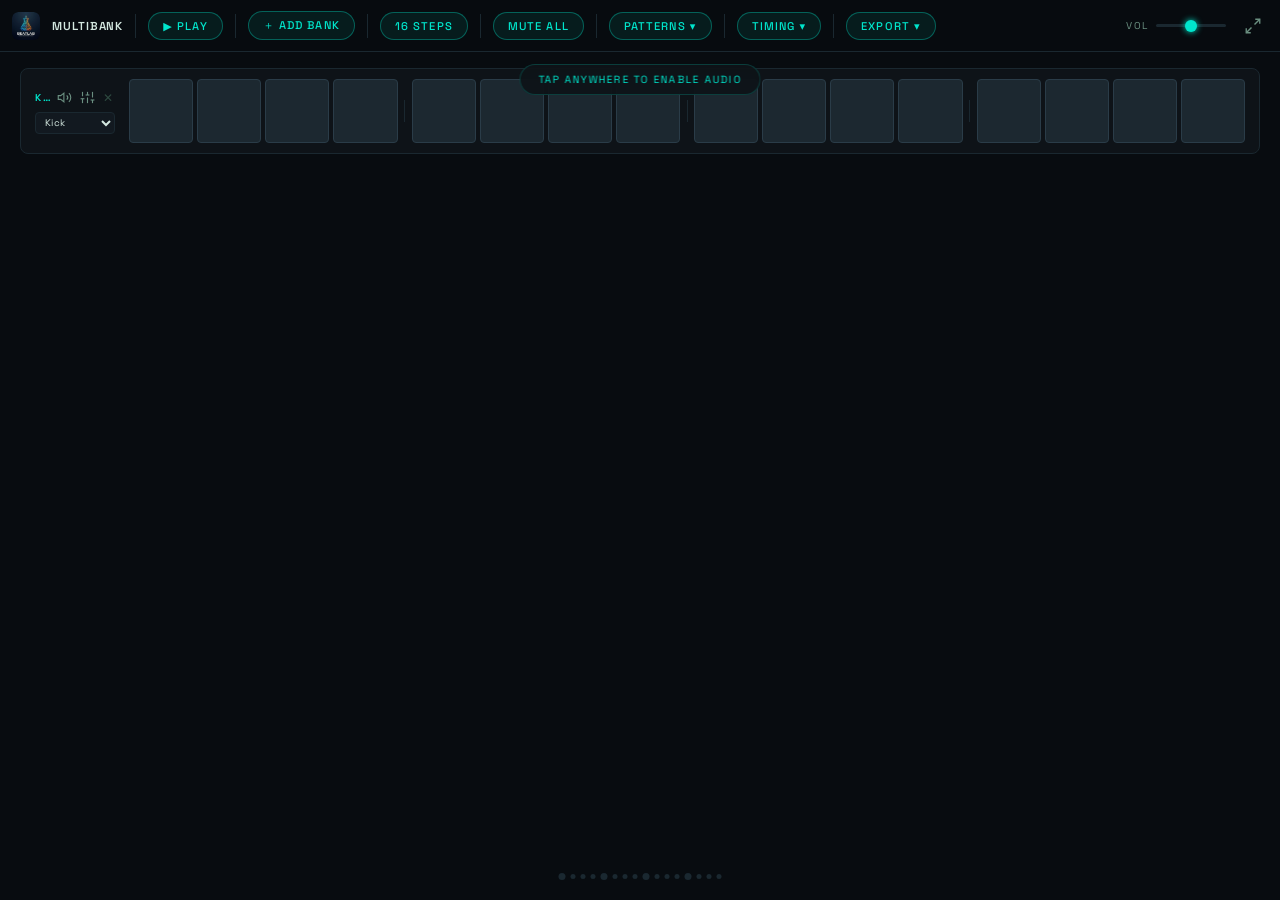
<file: multibank/index.html>
<!DOCTYPE html>
<html lang="en">
<head>
<meta charset="UTF-8">
<meta name="viewport" content="width=device-width, initial-scale=1.0, maximum-scale=1.0, user-scalable=no">
<title>Multibank — BeatLab</title>
<link rel="icon" type="image/png" href="../icon.png">
<link href="https://fonts.googleapis.com/css2?family=Space+Grotesk:wght@300..700&display=swap" rel="stylesheet">
<style>
  :root {
    --bg:        #080c10;
    --surface:   #0e1318;
    --surface-2: #121920;
    --divider:   #1a2830;
    --text:      #d4e8e0;
    --muted:     #6a8f80;
    --faint:     #2e4a40;
    --teal:      #00e5cc;
    --green:     #39ff6a;
    --amber:     #f5a623;
    --purple:    #b06fff;
    --pink:      #ff6b9d;
    --topbar-h:  52px;
  }

  * { box-sizing: border-box; margin: 0; padding: 0; -webkit-tap-highlight-color: transparent; user-select: none; }
  html, body { background: var(--bg); color: var(--text); font-family: 'Space Grotesk', system-ui, sans-serif; -webkit-font-smoothing: antialiased; min-height: 100%; }

  /* ── TOP BAR ──────────────────────────────────────────────── */
  #topbar {
    position: fixed; top: 0; left: 0; right: 0; height: var(--topbar-h);
    display: flex; align-items: center; gap: 12px; padding: 0 12px;
    background: rgba(8,12,16,0.92); backdrop-filter: blur(16px); -webkit-backdrop-filter: blur(16px);
    border-bottom: 1px solid var(--divider); z-index: 10;
    overflow-x: auto; overflow-y: hidden;
  }
  .logo { font-size: 0.7rem; font-weight: 600; letter-spacing: 0.22em; text-transform: uppercase; color: var(--teal); flex-shrink: 0; }

  .topbar-btn {
    font-family: inherit; font-size: 0.7rem; font-weight: 500;
    letter-spacing: 0.1em; text-transform: uppercase;
    color: var(--teal); background: rgba(0,229,204,0.08);
    border: 1px solid rgba(0,229,204,0.35); border-radius: 999px;
    padding: 6px 14px; cursor: pointer; flex-shrink: 0;
    transition: background 120ms, border-color 120ms;
  }
  .topbar-btn:hover   { background: rgba(0,229,204,0.16); }
  .topbar-btn.playing { background: rgba(0,229,204,0.18); border-color: var(--teal); }

  .divider-v { width: 1px; height: 24px; background: var(--divider); flex-shrink: 0; }

  #bank-type-select {
    font-family: inherit; font-size: 0.65rem; letter-spacing: 0.06em;
    color: var(--text); background: var(--surface-2);
    border: 1px solid var(--divider); border-radius: 6px;
    padding: 5px 8px; cursor: pointer; outline: none;
  }
  #bank-type-select:focus { border-color: var(--teal); }

  .ctrl-label { font-size: 0.62rem; letter-spacing: 0.12em; text-transform: uppercase; color: var(--muted); }
  .ctrl-value {
    font-size: 0.7rem; color: var(--teal); width: 3.6ch; text-align: center;
    font-variant-numeric: tabular-nums; background: none; border: none;
    border-bottom: 1px solid var(--divider); padding: 0; font-family: inherit;
    -moz-appearance: textfield;
  }
  .ctrl-value:focus { outline: none; border-bottom-color: var(--teal); }
  .ctrl-value::-webkit-inner-spin-button,
  .ctrl-value::-webkit-outer-spin-button { -webkit-appearance: none; }

  /* ── TOPBAR DROPDOWNS (body-level, escapes overflow clipping) ── */
  .tb-drop-menu {
    position: fixed; z-index: 600;
    background: var(--surface); border: 1px solid var(--divider);
    border-radius: 10px; box-shadow: 0 8px 32px rgba(0,0,0,0.55);
    display: none; flex-direction: column;
    min-width: 200px;
    max-height: calc(100vh - var(--topbar-h) - 24px);
    overflow-y: auto; overflow-x: hidden;
  }
  .tb-drop-menu.open { display: flex; }
  .tb-drop-item {
    padding: 9px 14px; font-size: 0.72rem; letter-spacing: 0.03em;
    color: var(--text); cursor: pointer; display: flex; align-items: center; gap: 8px;
    transition: background 80ms;
    white-space: nowrap;
  }
  .tb-drop-item:hover { background: rgba(0,229,204,0.08); }
  .tb-drop-item.active { color: var(--teal); }
  .tb-drop-sep { height: 1px; background: var(--divider); margin: 4px 0; flex-shrink: 0; }
  .tb-drop-label {
    padding: 6px 14px 2px; font-size: 0.58rem; letter-spacing: 0.14em;
    text-transform: uppercase; color: var(--muted); flex-shrink: 0;
  }
  .timing-row {
    display: flex; align-items: center; gap: 10px;
    padding: 8px 14px; border-bottom: 1px solid var(--divider);
  }
  .timing-row:last-child { border-bottom: none; }
  .timing-lbl { font-size: 0.62rem; letter-spacing: 0.1em; text-transform: uppercase; color: var(--muted); min-width: 36px; }

  /* Vol group in topbar */
  .vol-group { display: flex; align-items: center; gap: 8px; flex-shrink: 0; margin-left: auto; }
  #vol-slider { width: 70px; }

  /* ── SLIDERS ──────────────────────────────────────────────── */
  input[type="range"] {
    -webkit-appearance: none; appearance: none;
    height: 3px; background: var(--divider); border-radius: 999px; outline: none; cursor: pointer;
  }
  input[type="range"]::-webkit-slider-thumb {
    -webkit-appearance: none; width: 12px; height: 12px; border-radius: 50%;
    background: var(--accent, var(--teal)); box-shadow: 0 0 6px var(--accent, var(--teal));
    cursor: pointer; transition: transform 100ms;
  }
  input[type="range"]::-webkit-slider-thumb:hover { transform: scale(1.3); }
  input[type="range"]::-moz-range-thumb {
    width: 12px; height: 12px; border-radius: 50%; border: none;
    background: var(--accent, var(--teal)); box-shadow: 0 0 6px var(--accent, var(--teal));
  }
  /* ── MAIN ─────────────────────────────────────────────────── */
  #main { padding: calc(var(--topbar-h) + 16px) 20px 80px; display: flex; flex-direction: column; gap: 8px; }

  #empty-hint {
    display: flex; align-items: center; justify-content: center;
    height: 160px; color: var(--faint);
    font-size: 0.7rem; letter-spacing: 0.14em; text-transform: uppercase;
  }

  /* ── PANEL ROW (panel + collapsible fx strip) ─────────────── */
  .panel-row { display: flex; flex-direction: column; animation: panel-in 180ms cubic-bezier(0.16,1,0.3,1); }
  @keyframes panel-in { from { opacity:0; transform: translateY(-6px); } to { opacity:1; transform: none; } }

  .panel {
    background: var(--surface); border: 1px solid var(--divider); border-radius: 8px;
    padding: 10px 14px;
    display: grid; grid-template-columns: 80px 1fr;
    align-items: center; gap: 14px;
    transition: border-color 200ms, border-radius 120ms;
  }
  .panel:hover { border-color: color-mix(in srgb, var(--accent) 30%, transparent); }

  .panel[data-color="0"] { --accent: var(--teal);   }
  .panel[data-color="1"] { --accent: var(--green);  }
  .panel[data-color="2"] { --accent: var(--amber);  }
  .panel[data-color="3"] { --accent: var(--purple); }
  .panel[data-color="4"] { --accent: var(--pink);   }

  /* Panel meta (left column) */
  .panel-meta { display: flex; flex-direction: column; gap: 5px; min-width: 0; }
  .meta-header { display: flex; align-items: center; gap: 4px; }
  .panel-name { font-size: 0.62rem; font-weight: 600; letter-spacing: 0.2em; text-transform: uppercase; color: var(--accent); flex: 1; min-width: 0; white-space: nowrap; overflow: hidden; text-overflow: ellipsis; }
  .panel-type { font-size: 0.52rem; letter-spacing: 0.1em; text-transform: uppercase; color: var(--faint); }

  .delete-btn {
    background: none; border: none; color: var(--faint); cursor: pointer;
    font-size: 0.75rem; line-height: 1; padding: 2px; flex-shrink: 0;
    transition: color 120ms;
  }
  .delete-btn:hover { color: var(--text); }

  .mute-btn {
    background: none; border: none; cursor: pointer; padding: 2px;
    color: var(--muted); display: flex; align-items: center; justify-content: center;
    transition: color 120ms, opacity 120ms;
    flex-shrink: 0;
  }
  .mute-btn:hover { color: var(--accent); }
  .mute-btn.muted { color: var(--accent); opacity: 0.45; }

  .note-select {
    font-family: inherit; font-size: 0.6rem; letter-spacing: 0.04em;
    color: var(--text); background: var(--surface-2);
    border: 1px solid var(--divider); border-radius: 4px;
    padding: 3px 5px; cursor: pointer; outline: none; width: 100%;
  }
  .note-select:focus { border-color: var(--accent); }

  /* ── STEP GRID ────────────────────────────────────────────── */
  .steps {
    display: grid;
    /* 4 groups of 4 with a thin gap between groups */
    grid-template-columns: repeat(4,1fr) 6px repeat(4,1fr) 6px repeat(4,1fr) 6px repeat(4,1fr);
    gap: 4px; align-items: center;
    touch-action: none; /* tell browser not to scroll — we own this touch */
  }
  .step-divider { width: 1px; height: 22px; background: var(--divider); justify-self: center; }

  .step {
    aspect-ratio: 1; min-width: 0; border-radius: 4px;
    border: 1px solid #2a3c48; background: #1c2830;
    cursor: pointer; transition: background 80ms, border-color 80ms, box-shadow 80ms;
  }
  .step:hover { border-color: color-mix(in srgb, var(--accent) 60%, transparent); }
  .step.on {
    background: var(--accent); border-color: var(--accent);
    box-shadow: 0 0 8px color-mix(in srgb, var(--accent) 50%, transparent);
  }
  .step.current { border-color: var(--accent); box-shadow: 0 0 10px color-mix(in srgb, var(--accent) 65%, transparent); }
  .step.on.current { background: #fff; border-color: #fff; box-shadow: 0 0 14px rgba(255,255,255,0.55); }
  @media (pointer: coarse) {
    .step { background: #222e3a; border-color: #374f60; border-radius: 6px; }
  }

  /* ── FX TOGGLE BUTTON (inside panel meta) ─────────────────── */
  .fx-toggle {
    background: none; border: none; cursor: pointer; padding: 2px;
    color: var(--muted); display: flex; align-items: center; justify-content: center;
    transition: color 120ms;
    flex-shrink: 0;
  }
  .fx-toggle:hover  { color: var(--accent); }
  .fx-toggle.active { color: var(--accent); }

  /* ── FX PANEL (floating side-panel on desktop, bottom sheet on mobile) ── */
  #fx-panel {
    position: fixed; z-index: 200;
    background: var(--surface);
    border: 1px solid var(--divider);
    display: none;
  }
  #fx-panel.open { display: flex; flex-direction: column; }

  /* Desktop: right side panel */
  @media (min-width: 600px) {
    #fx-panel {
      top: var(--topbar-h); right: 0; bottom: 0;
      width: 260px;
      border-top: none; border-right: none; border-radius: 0;
      border-left: 1px solid var(--divider);
      box-shadow: -8px 0 32px rgba(0,0,0,0.5);
    }
  }
  /* Mobile: bottom sheet */
  @media (max-width: 599px) {
    #fx-panel {
      left: 0; right: 0; bottom: 0;
      border-radius: 16px 16px 0 0;
      border-bottom: none;
      max-height: 60vh;
      box-shadow: 0 -8px 32px rgba(0,0,0,0.6);
    }
  }

  #fx-panel-header {
    display: flex; align-items: center; justify-content: space-between;
    padding: 12px 16px;
    border-bottom: 1px solid var(--divider);
    flex-shrink: 0;
  }
  #fx-panel-title {
    font-size: 0.62rem; font-weight: 600; letter-spacing: 0.2em;
    text-transform: uppercase;
  }
  #fx-panel-close {
    background: none; border: none; color: var(--muted); cursor: pointer;
    font-size: 1rem; line-height: 1; padding: 4px;
    transition: color 120ms;
  }
  #fx-panel-close:hover { color: var(--text); }

  #fx-panel-body {
    overflow-y: auto; flex: 1; padding: 12px 16px 24px;
    display: flex; flex-direction: column; gap: 0;
  }

  /* Each FX row: label | slider | value  (horizontal layout, stacked vertically) */
  .fx-row {
    display: grid;
    grid-template-columns: 68px 1fr 42px;
    align-items: center;
    gap: 10px;
    padding: 8px 0;
    border-bottom: 1px solid var(--divider);
  }
  .fx-row:last-child { border-bottom: none; }
  .fx-row-label {
    font-size: 0.58rem; letter-spacing: 0.1em; text-transform: uppercase;
    color: var(--muted); white-space: nowrap;
  }
  .fx-row-val {
    font-size: 0.62rem; color: var(--accent);
    font-variant-numeric: tabular-nums; text-align: right;
  }
  .fx-sep-row {
    height: 1px; background: var(--divider); margin: 4px 0;
  }
  #fx-panel-body input[type="range"] { width: 100%; }

  /* ── PATTERNS DROPDOWN (reuses .tb-drop-menu) ─────────────── */
  .pattern-row {
    display: flex; align-items: center; gap: 6px;
    padding: 7px 14px; cursor: pointer; transition: background 100ms;
  }
  .pattern-row:hover { background: rgba(0,229,204,0.08); }
  .pattern-row-name { flex: 1; font-size: 0.72rem; letter-spacing: 0.04em; color: var(--text); white-space: nowrap; overflow: hidden; text-overflow: ellipsis; }
  .pattern-row-del {
    background: none; border: none; color: var(--faint); cursor: pointer;
    font-size: 0.72rem; padding: 2px 4px; transition: color 120ms; flex-shrink: 0;
  }
  .pattern-row-del:hover { color: var(--pink); }
  #patterns-list-empty { padding: 12px 14px; font-size: 0.68rem; color: var(--muted); }
  #patterns-save-row {
    display: flex; gap: 6px; padding: 8px 14px;
    border-top: 1px solid var(--divider); flex-shrink: 0;
  }
  #patterns-name-input {
    flex: 1; background: var(--surface-2); border: 1px solid var(--divider);
    border-radius: 4px; color: var(--text); font-size: 0.72rem; padding: 4px 8px;
    font-family: inherit; outline: none;
  }
  #patterns-name-input:focus { border-color: var(--teal); }
  #patterns-save-btn {
    background: rgba(0,229,204,0.12); border: 1px solid rgba(0,229,204,0.3);
    border-radius: 4px; color: var(--teal); cursor: pointer; font-size: 0.68rem;
    letter-spacing: 0.06em; padding: 4px 10px; font-family: inherit; transition: background 120ms;
  }
  #patterns-save-btn:hover { background: rgba(0,229,204,0.22); }

  /* ── FULLSCREEN BTN ──────────────────────────────────────── */
  .topbar-icon-btn {
    background: none; border: none; cursor: pointer;
    color: var(--muted); padding: 6px; display: flex; align-items: center;
    transition: color 120ms; flex-shrink: 0;
  }
  .topbar-icon-btn:hover { color: var(--teal); }

  /* ── BEAT DOTS ────────────────────────────────────────────── */
  #beat-row {
    position: fixed; bottom: 20px; left: 50%; transform: translateX(-50%);
    display: flex; gap: 5px; align-items: center; pointer-events: none;
  }
  .beat-dot { width: 5px; height: 5px; border-radius: 50%; background: var(--divider); transition: background 60ms, box-shadow 60ms; }
  .beat-dot.quarter { width: 7px; height: 7px; }
  .beat-dot.active  { background: var(--teal); box-shadow: 0 0 6px var(--teal); }

  /* ── AUDIO BANNER ─────────────────────────────────────────── */
  #audio-banner {
    position: fixed; top: calc(var(--topbar-h) + 12px); left: 50%; transform: translateX(-50%);
    font-size: 0.65rem; letter-spacing: 0.12em; text-transform: uppercase;
    color: var(--teal); background: rgba(14,19,24,0.9);
    border: 1px solid rgba(0,229,204,0.2); border-radius: 999px;
    padding: 8px 18px; backdrop-filter: blur(12px); z-index: 20; transition: opacity 300ms;
  }
  #audio-banner.hidden { opacity: 0; pointer-events: none; }
</style>
</head>
<body>

<header id="topbar">
  <button class="topbar-btn" id="play-btn">▶ Play</button>

  <div class="divider-v"></div>

  <button class="topbar-btn" id="add-bank-btn">＋ Add Bank</button>

  <div class="divider-v"></div>

  <button class="topbar-btn" id="steps-btn" title="Toggle 16/32 steps">16 steps</button>

  <div class="divider-v"></div>

  <button class="topbar-btn" id="mute-all-btn">Mute All</button>

  <div class="divider-v"></div>

  <button class="topbar-btn" id="patterns-btn">Patterns ▾</button>

  <div class="divider-v"></div>

  <button class="topbar-btn" id="timing-btn">Timing ▾</button>

  <div class="divider-v"></div>

  <button class="topbar-btn" id="export-btn">Export ▾</button>

  <div class="vol-group">
    <span class="ctrl-label">Vol</span>
    <input type="range" id="vol-slider" min="0" max="1" step="0.01" value="0.5">
  </div>

  <button class="topbar-icon-btn" id="fullscreen-btn" title="Fullscreen" aria-label="Toggle fullscreen">
    <svg id="fs-icon-expand" width="18" height="18" viewBox="0 0 24 24" fill="none" stroke="currentColor" stroke-width="1.8">
      <polyline points="15 3 21 3 21 9"/><polyline points="9 21 3 21 3 15"/>
      <line x1="21" y1="3" x2="14" y2="10"/><line x1="3" y1="21" x2="10" y2="14"/>
    </svg>
    <svg id="fs-icon-collapse" width="18" height="18" viewBox="0 0 24 24" fill="none" stroke="currentColor" stroke-width="1.8" style="display:none">
      <polyline points="4 14 10 14 10 20"/><polyline points="20 10 14 10 14 4"/>
      <line x1="10" y1="14" x2="3" y2="21"/><line x1="14" y1="10" x2="21" y2="3"/>
    </svg>
  </button>
</header>

<!-- Patterns dropdown (body-level, escapes topbar overflow) -->
<div id="patterns-menu" class="tb-drop-menu">
  <div id="patterns-list"></div>
  <div id="patterns-save-row">
    <input id="patterns-name-input" type="text" placeholder="pattern name" spellcheck="false">
    <button id="patterns-save-btn">Save</button>
  </div>
</div>

<!-- Export dropdown -->
<div id="export-menu" class="tb-drop-menu">
  <button class="tb-drop-item" id="export-wav-btn">⬇ WAV audio</button>
  <button class="tb-drop-item" id="export-mp3-btn">⬇ MP3 audio</button>
  <button class="tb-drop-item" id="export-mid-btn">⬇ MIDI file</button>
  <button class="tb-drop-item" id="export-stems-btn">⬇ Stems (ZIP)</button>
</div>

<!-- Timing dropdown -->
<div id="timing-menu" class="tb-drop-menu">
  <div class="timing-row">
    <span class="timing-lbl">BPM</span>
    <input type="range" id="bpm-slider" min="60" max="200" value="120" style="width:90px;">
    <input type="number" class="ctrl-value" id="bpm-value" min="60" max="200" value="120">
  </div>
</div>

<!-- FX side panel / bottom sheet -->
<div id="fx-panel">
  <div id="fx-panel-header">
    <span id="fx-panel-title">FX</span>
    <button id="fx-panel-close" aria-label="Close FX panel">✕</button>
  </div>
  <div id="fx-panel-body"></div>
</div>

<div id="main"></div>

<div id="beat-row" aria-hidden="true"></div>
<div id="audio-banner">tap anywhere to enable audio</div>

<!-- lamejs (vendored, pure JS) — MP3 export only. See docs/adr-008-lamejs-mp3.md -->
<script src="../core/vendor/lamejs.min.js"></script>
<script type="module">
import { noteStringToFreq as noteToFreq, makeImpulse, makePinkNoise, makeWhiteNoise, distCurve as makeDistortionCurve } from '../core/audio.js';
import { savePattern, loadPattern, listPatterns, deletePattern, getVolume, setVolume } from '../core/storage.js';
import { audioBufferToWav, audioBufferToMp3, notesToMidi, makeZip, downloadBlob, safeName, renderOffline } from '../core/export.js';
import { initTopnav } from '../core/topnav.js';
initTopnav({ current: 'multibank', root: '../', label: 'Multibank' });

(() => {
  'use strict';

  /* ════════════════════════════════════════════════════════════
     CONSTANTS
  ════════════════════════════════════════════════════════════ */
  let STEPS       = 16;
  const LOOKAHEAD = 0.1;   // schedule this many seconds ahead
  const TICK_MS   = 25;    // scheduler poll interval

  const ACCENT_COLORS = 5; // cycles 0–4

  const NOTES = [
    'C2','D2','E2','F2','G2','A2','B2',
    'C3','D3','E3','F3','G3','A3','B3',
    'C4','D4','E4','F4','G4','A4','B4',
  ];

  /* ════════════════════════════════════════════════════════════
     BANK TYPE DEFINITIONS
     Each entry defines default audio settings for that voice.
     Actual panel instances are created dynamically by addPanel().
  ════════════════════════════════════════════════════════════ */
  const BANK_TYPES = {
    // Drums                                                    dist  delay chorus lfoRate
    kick:    { name:'Kick',     type:'drum',   volume:0.9,  filter:900,   reverb:0.06, distortion:0,    delay:0,    chorus:0,    lfoRate:0   },
    snare:   { name:'Snare',    type:'drum',   volume:0.75, filter:5000,  reverb:0.18, distortion:0,    delay:0,    chorus:0,    lfoRate:0   },
    hihat:   { name:'Hi-Hat',   type:'drum',   volume:0.75, filter:12000, reverb:0.05, distortion:0,    delay:0,    chorus:0,    lfoRate:0   },
    clap:    { name:'Clap',     type:'drum',   volume:0.7,  filter:5000,  reverb:0.22, distortion:0,    delay:0,    chorus:0,    lfoRate:0   },
    tomhi:   { name:'Tom Hi',   type:'drum',   volume:0.8,  filter:2000,  reverb:0.1,  distortion:0,    delay:0,    chorus:0,    lfoRate:0   },
    tomlo:   { name:'Tom Lo',   type:'drum',   volume:0.85, filter:1000,  reverb:0.08, distortion:0,    delay:0,    chorus:0,    lfoRate:0   },
    openhat: { name:'Open Hat', type:'drum',   volume:0.65, filter:12000, reverb:0.12, distortion:0,    delay:0,    chorus:0,    lfoRate:0   },
    crash:   { name:'Crash',    type:'drum',   volume:0.60, filter:8000,  reverb:0.45, distortion:0,    delay:0,    chorus:0,    lfoRate:0   },
    // Melodic
    bass:    { name:'Bass',     type:'melody', volume:0.8,  filter:700,   reverb:0.12, distortion:0,    delay:0,    chorus:0,    lfoRate:0,   note:'D2' },
    sub:     { name:'Sub',      type:'melody', volume:0.9,  filter:400,   reverb:0.05, distortion:0,    delay:0,    chorus:0,    lfoRate:0,   note:'D2' },
    lead:    { name:'Lead',     type:'melody', volume:0.55, filter:3000,  reverb:0.3,  distortion:0,    delay:0.3,  chorus:0,    lfoRate:0,   note:'A3' },
    pluck:   { name:'Pluck',    type:'melody', volume:0.7,  filter:4000,  reverb:0.15, distortion:0,    delay:0,    chorus:0,    lfoRate:0,   note:'D3' },
    pad:     { name:'Pad',      type:'melody', volume:0.5,  filter:2000,  reverb:0.5,  distortion:0,    delay:0,    chorus:0.4,  lfoRate:0.4, note:'A3' },
  };

  /* ════════════════════════════════════════════════════════════
     TRANSPORT STATE
  ════════════════════════════════════════════════════════════ */
  let playing      = false;
  let currentStep  = 0;
  let nextBeatTime = 0;
  let bpm          = 120;
  let tickTimer    = null;

  function stepDuration() { return 60 / bpm / 4; }

  /* ════════════════════════════════════════════════════════════
     ACTIVE PANELS  (starts empty, grows as user adds banks)
  ════════════════════════════════════════════════════════════ */
  let panels = [];           // array of panel objects
  let instanceCounter = 0;  // unique ID for each panel instance
  const nodes = {};         // instanceId → { filter, gain, reverbSend }

  /* ════════════════════════════════════════════════════════════
     AUDIO ENGINE
  ════════════════════════════════════════════════════════════ */
  let ctx, masterGain, compressor, reverbConvolver, reverbReturn;
  let sharedDelay, sharedDelayFeedback, sharedChorusDelay, sharedChorusLfo, sharedChorusLfoGain;
  let pinkBuf, whiteBuf;

  function initAudio() {
    ctx = new (window.AudioContext || window.webkitAudioContext)();
    buildEngine(ctx);
  }

  // Build the full mixer graph (master, compressor, shared reverb/delay/chorus
  // buses, noise buffers) into `context`, assigning the module audio globals.
  // Shared by the live context (initAudio) and offline renders (renderMulti),
  // so both paths use identical routing with no drift.
  function buildEngine(context) {
    ctx = context;

    masterGain = context.createGain();
    masterGain.gain.value = getVolume(0.5);

    compressor = context.createDynamicsCompressor();
    compressor.threshold.value = -18;
    compressor.ratio.value = 4;

    masterGain.connect(compressor);
    compressor.connect(context.destination);

    // Shared reverb — all panel reverbSend nodes feed this
    reverbConvolver = context.createConvolver();
    reverbConvolver.buffer = makeImpulse(context, 2.5, 2.8);
    reverbReturn = context.createGain();
    reverbReturn.gain.value = 0.9;
    reverbConvolver.connect(reverbReturn);
    reverbReturn.connect(masterGain);

    // Shared delay bus — one feedback loop serves all panels
    sharedDelay = context.createDelay(2.0);
    sharedDelay.delayTime.value = 60 / bpm / 2;
    sharedDelayFeedback = context.createGain();
    sharedDelayFeedback.gain.value = 0.4;
    sharedDelay.connect(sharedDelayFeedback);
    sharedDelayFeedback.connect(sharedDelay);
    sharedDelay.connect(masterGain);

    // Shared chorus bus — one LFO modulates all panels
    sharedChorusDelay = context.createDelay(0.05);
    sharedChorusDelay.delayTime.value = 0.02;
    sharedChorusLfo = context.createOscillator();
    sharedChorusLfo.type = 'sine';
    sharedChorusLfo.frequency.value = 1.2;
    sharedChorusLfoGain = context.createGain();
    sharedChorusLfoGain.gain.value = 0.008;
    sharedChorusLfo.connect(sharedChorusLfoGain);
    sharedChorusLfoGain.connect(sharedChorusDelay.delayTime);
    sharedChorusLfo.start();
    sharedChorusDelay.connect(masterGain);

    // Noise buffers — pre-generated once, shared across all drum hits
    pinkBuf  = makePinkNoise(context, 2);
    whiteBuf = makeWhiteNoise(context, 2);  // 2s so crash has enough tail
  }

  function buildPanelNodes(panel) {
    /*
       Full signal chain per panel:

         voice
           → distortion (WaveShaper, bypass when curve=null)
           → filter     (BiquadFilter lowpass)  ← filterLfo modulates frequency
           → gain       (volume)
           → masterGain                           dry path
           → reverbSend → reverbConvolver         reverb send
           → delaySend  → sharedDelay (shared bus)
           → chorusSend → sharedChorusDelay (shared bus)
    */

    // Entry point: distortion (pass-through when curve=null)
    const distortion = ctx.createWaveShaper();
    distortion.curve = makeDistortionCurve(panel.distortion);
    distortion.oversample = '2x';

    // Filter
    const filter = ctx.createBiquadFilter();
    filter.type = 'lowpass';
    filter.frequency.value = panel.filter;
    filter.Q.value = 1;

    // FilterLFO — only create oscillator when actually used (saves CPU)
    let filterLfo = null, filterLfoGain = null;
    if (panel.lfoRate > 0) {
      filterLfo = ctx.createOscillator();
      filterLfo.type = 'sine';
      filterLfo.frequency.value = panel.lfoRate;
      filterLfoGain = ctx.createGain();
      filterLfoGain.gain.value = panel.filter * 0.5;
      filterLfo.connect(filterLfoGain);
      filterLfoGain.connect(filter.frequency);
      filterLfo.start();
    }

    // Volume
    const gain = ctx.createGain();
    gain.gain.value = panel.volume;

    // Reverb send → shared convolver
    const reverbSend = ctx.createGain();
    reverbSend.gain.value = panel.reverb;
    reverbSend.connect(reverbConvolver);

    // Delay send → shared delay bus
    const delaySend = ctx.createGain();
    delaySend.gain.value = panel.delay;
    delaySend.connect(sharedDelay);

    // Chorus send → shared chorus bus
    const chorusSend = ctx.createGain();
    chorusSend.gain.value = panel.chorus;
    chorusSend.connect(sharedChorusDelay);

    // Wire the main chain
    distortion.connect(filter);
    filter.connect(gain);
    gain.connect(masterGain);
    gain.connect(reverbSend);
    gain.connect(delaySend);
    gain.connect(chorusSend);

    nodes[panel.instanceId] = {
      entry: distortion,
      distortion, filter, filterLfo, filterLfoGain,
      gain, reverbSend, delaySend, chorusSend,
    };
  }

  function teardownPanelNodes(instanceId) {
    const n = nodes[instanceId];
    if (!n) return;
    try { if (n.filterLfo) n.filterLfo.stop(); } catch (_) {}
    try {
      [n.distortion, n.filter, n.filterLfoGain, n.gain,
       n.reverbSend, n.delaySend, n.chorusSend].filter(Boolean).forEach(node => node.disconnect());
    } catch (_) {}
    delete nodes[instanceId];
  }

  /* ════════════════════════════════════════════════════════════
     SYNTH VOICES
     Each takes (time, dest, panel?) and creates short-lived nodes
     that auto-GC after osc.stop() / source.stop().
  ════════════════════════════════════════════════════════════ */

  function playKick(time, dest) {
    const osc = ctx.createOscillator(), g = ctx.createGain();
    osc.type = 'sine';
    osc.frequency.setValueAtTime(150, time);
    osc.frequency.exponentialRampToValueAtTime(40, time + 0.08);
    g.gain.setValueAtTime(1.8, time);
    g.gain.exponentialRampToValueAtTime(0.001, time + 0.45);
    osc.connect(g); g.connect(dest);
    osc.start(time); osc.stop(time + 0.5);
  }

  function playSnare(time, dest) {
    // Body: tonal crack
    const body = ctx.createOscillator(), bg = ctx.createGain();
    body.type = 'triangle';
    body.frequency.setValueAtTime(220, time);
    body.frequency.exponentialRampToValueAtTime(100, time + 0.06);
    bg.gain.setValueAtTime(1.0, time);
    bg.gain.exponentialRampToValueAtTime(0.001, time + 0.12);
    body.connect(bg); bg.connect(dest);
    body.start(time); body.stop(time + 0.15);
    // Noise: snare rattle
    const ns = ctx.createBufferSource(), hp = ctx.createBiquadFilter(), ng = ctx.createGain();
    ns.buffer = pinkBuf;
    hp.type = 'highpass'; hp.frequency.value = 2000;
    ng.gain.setValueAtTime(1.2, time);
    ng.gain.exponentialRampToValueAtTime(0.001, time + 0.18);
    ns.connect(hp); hp.connect(ng); ng.connect(dest);
    ns.start(time); ns.stop(time + 0.2);
  }

  function playHihat(time, dest) {
    const ns = ctx.createBufferSource(), hp = ctx.createBiquadFilter(), g = ctx.createGain();
    ns.buffer = whiteBuf;
    hp.type = 'highpass'; hp.frequency.value = 7000;
    g.gain.setValueAtTime(1.4, time);
    g.gain.exponentialRampToValueAtTime(0.001, time + 0.06);
    ns.connect(hp); hp.connect(g); g.connect(dest);
    ns.start(time); ns.stop(time + 0.08);
  }

  function playClap(time, dest) {
    // Three fast noise bursts in quick succession — the flamming gives it body
    [0, 0.008, 0.018].forEach(offset => {
      const ns = ctx.createBufferSource(), hp = ctx.createBiquadFilter(), g = ctx.createGain();
      ns.buffer = pinkBuf;
      hp.type = 'highpass'; hp.frequency.value = 1600;
      g.gain.setValueAtTime(0.9, time + offset);
      g.gain.exponentialRampToValueAtTime(0.001, time + offset + 0.07);
      ns.connect(hp); hp.connect(g); g.connect(dest);
      ns.start(time + offset); ns.stop(time + offset + 0.09);
    });
  }

  function playTomHi(time, dest) {
    const osc = ctx.createOscillator(), g = ctx.createGain();
    osc.type = 'sine';
    osc.frequency.setValueAtTime(200, time);
    osc.frequency.exponentialRampToValueAtTime(80, time + 0.15);
    g.gain.setValueAtTime(1.3, time);
    g.gain.exponentialRampToValueAtTime(0.001, time + 0.3);
    osc.connect(g); g.connect(dest);
    osc.start(time); osc.stop(time + 0.35);
  }

  function playTomLo(time, dest) {
    const osc = ctx.createOscillator(), g = ctx.createGain();
    osc.type = 'sine';
    osc.frequency.setValueAtTime(100, time);
    osc.frequency.exponentialRampToValueAtTime(45, time + 0.2);
    g.gain.setValueAtTime(1.5, time);
    g.gain.exponentialRampToValueAtTime(0.001, time + 0.45);
    osc.connect(g); g.connect(dest);
    osc.start(time); osc.stop(time + 0.5);
  }

  function playOpenHat(time, dest) {
    const ns = ctx.createBufferSource(), hp = ctx.createBiquadFilter(), g = ctx.createGain();
    ns.buffer = whiteBuf;
    hp.type = 'highpass'; hp.frequency.value = 7000;
    g.gain.setValueAtTime(1.2, time);
    g.gain.exponentialRampToValueAtTime(0.001, time + 0.35);
    ns.connect(hp); hp.connect(g); g.connect(dest);
    ns.start(time); ns.stop(time + 0.38);
  }

  function playCrash(time, dest) {
    const ns = ctx.createBufferSource();
    ns.buffer = whiteBuf;
    const hp = ctx.createBiquadFilter();
    hp.type = 'highpass'; hp.frequency.value = 3000;
    const bp = ctx.createBiquadFilter();
    bp.type = 'bandpass'; bp.frequency.value = 8000; bp.Q.value = 0.5;
    const g = ctx.createGain();
    g.gain.setValueAtTime(1.0, time);
    g.gain.exponentialRampToValueAtTime(0.001, time + 1.4);
    ns.connect(hp); hp.connect(bp); bp.connect(g); g.connect(dest);
    ns.start(time); ns.stop(time + 1.5);
  }

  function playBass(time, dest, freq) {
    const osc = ctx.createOscillator(), g = ctx.createGain();
    osc.type = 'sawtooth'; osc.frequency.value = freq;
    g.gain.setValueAtTime(0.001, time);
    g.gain.linearRampToValueAtTime(0.9, time + 0.008);
    g.gain.exponentialRampToValueAtTime(0.001, time + 0.28);
    osc.connect(g); g.connect(dest);
    osc.start(time); osc.stop(time + 0.32);
  }

  function playSub(time, dest, freq) {
    // Plays an octave below the selected note — pure sine for maximum sub weight
    const osc = ctx.createOscillator(), g = ctx.createGain();
    osc.type = 'sine'; osc.frequency.value = freq / 2;
    g.gain.setValueAtTime(0.001, time);
    g.gain.linearRampToValueAtTime(1.0, time + 0.012);
    g.gain.exponentialRampToValueAtTime(0.001, time + 0.5);
    osc.connect(g); g.connect(dest);
    osc.start(time); osc.stop(time + 0.55);
  }

  function playLead(time, dest, freq) {
    const osc = ctx.createOscillator(), g = ctx.createGain();
    osc.type = 'triangle'; osc.frequency.value = freq;
    g.gain.setValueAtTime(0.001, time);
    g.gain.linearRampToValueAtTime(0.7, time + 0.02);
    g.gain.exponentialRampToValueAtTime(0.001, time + 0.22);
    osc.connect(g); g.connect(dest);
    osc.start(time); osc.stop(time + 0.26);
  }

  function playPluck(time, dest, freq) {
    // Very fast decay — the brevity is what makes it sound "plucked"
    const osc = ctx.createOscillator(), g = ctx.createGain();
    osc.type = 'sawtooth'; osc.frequency.value = freq;
    g.gain.setValueAtTime(0.9, time);
    g.gain.exponentialRampToValueAtTime(0.001, time + 0.07);
    osc.connect(g); g.connect(dest);
    osc.start(time); osc.stop(time + 0.1);
  }

  function playPad(time, dest, freq) {
    // Two slightly detuned oscillators with slow attack → wide, ambient wash
    [-6, 6].forEach(detune => {
      const osc = ctx.createOscillator(), g = ctx.createGain();
      osc.type = 'sine'; osc.frequency.value = freq; osc.detune.value = detune;
      g.gain.setValueAtTime(0.001, time);
      g.gain.linearRampToValueAtTime(0.35, time + 0.18);
      g.gain.exponentialRampToValueAtTime(0.001, time + 0.8);
      osc.connect(g); g.connect(dest);
      osc.start(time); osc.stop(time + 0.88);
    });
  }

  /* Voice dispatch — maps typeKey to the right function */
  const VOICES = {
    kick:    (t, d)    => playKick(t, d),
    snare:   (t, d)    => playSnare(t, d),
    hihat:   (t, d)    => playHihat(t, d),
    clap:    (t, d)    => playClap(t, d),
    tomhi:   (t, d)    => playTomHi(t, d),
    tomlo:   (t, d)    => playTomLo(t, d),
    openhat: (t, d)    => playOpenHat(t, d),
    crash:   (t, d)    => playCrash(t, d),
    bass:    (t, d, p) => playBass(t, d, noteToFreq(p.note)),
    sub:     (t, d, p) => playSub(t, d, noteToFreq(p.note)),
    lead:    (t, d, p) => playLead(t, d, noteToFreq(p.note)),
    pluck:   (t, d, p) => playPluck(t, d, noteToFreq(p.note)),
    pad:     (t, d, p) => playPad(t, d, noteToFreq(p.note)),
  };

  /* ════════════════════════════════════════════════════════════
     PANEL MANAGEMENT
  ════════════════════════════════════════════════════════════ */

  function addPanel(typeKey) {
    if (!ctx) initAudio();
    if (playing) ctx.resume().catch(() => {});

    const template = BANK_TYPES[typeKey];
    if (!template) return;

    const id = instanceCounter++;
    const panel = {
      instanceId: id,
      typeKey,
      name:   template.name,
      type:   template.type,
      color:  id % ACCENT_COLORS,
      steps:  Array(STEPS).fill(false),
      muted:  false,
      volume:     template.volume,
      filter:     template.filter,
      reverb:     template.reverb,
      distortion: template.distortion,
      delay:      template.delay,
      chorus:     template.chorus,
      lfoRate:    template.lfoRate,
      note:       template.note || 'A3',
    };

    panels.push(panel);
    buildPanelNodes(panel);
    renderPanel(panel);

    document.getElementById('empty-hint')?.remove();
  }

  function removePanel(instanceId) {
    const idx = panels.findIndex(p => p.instanceId === instanceId);
    if (idx < 0) return;
    panels.splice(idx, 1);
    teardownPanelNodes(instanceId);
    // Close FX panel if it was showing this bank
    if (fxActivePanel?.instanceId === instanceId) {
      document.getElementById('fx-panel').classList.remove('open');
      fxActivePanel = null; fxActiveToggle = null;
    }
    document.querySelector(`.panel-row[data-instance-id="${instanceId}"]`)?.remove();
    if (panels.length === 0) {
      const hint = document.createElement('div');
      hint.id = 'empty-hint';
      hint.textContent = '← add a bank to get started';
      document.getElementById('main').appendChild(hint);
    }
  }

  /* ════════════════════════════════════════════════════════════
     SCHEDULER
     Queues audio events to the audio clock (not setTimeout) so
     timing stays solid regardless of tab focus or JS jank.
  ════════════════════════════════════════════════════════════ */

  function scheduleStep(step, time) {
    panels.forEach(panel => {
      if (!panel.steps[step] || panel.muted) return;
      const dest = nodes[panel.instanceId].entry;
      VOICES[panel.typeKey](time, dest, panel);
    });

    const msUntil = Math.max(0, (time - ctx.currentTime) * 1000);
    setTimeout(() => updatePlayhead(step), msUntil);
  }

  function tick() {
    while (nextBeatTime < ctx.currentTime + LOOKAHEAD) {
      scheduleStep(currentStep, nextBeatTime);
      nextBeatTime += stepDuration();
      currentStep = (currentStep + 1) % STEPS;
    }
  }

  /* ════════════════════════════════════════════════════════════
     TRANSPORT
  ════════════════════════════════════════════════════════════ */

  function startTransport() {
    if (!ctx) initAudio();
    ctx.resume().catch(() => {});
    playing      = true;
    currentStep  = 0;
    nextBeatTime = ctx.currentTime + 0.05;
    tickTimer    = setInterval(tick, TICK_MS);
    document.getElementById('play-btn').textContent = '◼ Stop';
    document.getElementById('play-btn').classList.add('playing');
  }

  function stopTransport() {
    playing = false;
    clearInterval(tickTimer);
    clearPlayhead();
    document.getElementById('play-btn').textContent = '▶ Play';
    document.getElementById('play-btn').classList.remove('playing');
    if (ctx) ctx.suspend();
  }

  function toggleTransport() {
    if (playing) stopTransport(); else startTransport();
  }

  /* ════════════════════════════════════════════════════════════
     UI — PANEL RENDERING
  ════════════════════════════════════════════════════════════ */

  // FX panel state
  let fxActivePanel = null;
  let fxActiveToggle = null;

  function renderPanel(panel) {
    const row = document.createElement('div');
    row.className = 'panel-row';
    row.dataset.instanceId = panel.instanceId;

    const el = document.createElement('div');
    el.className = 'panel';
    el.dataset.instanceId = panel.instanceId;
    el.dataset.color      = panel.color;

    /* Left: meta */
    const meta = document.createElement('div');
    meta.className = 'panel-meta';

    const header = document.createElement('div');
    header.className = 'meta-header';

    const nameEl = document.createElement('span');
    nameEl.className = 'panel-name';
    nameEl.textContent = panel.name;

    const deleteBtn = document.createElement('button');
    deleteBtn.className = 'delete-btn';
    deleteBtn.textContent = '✕';
    deleteBtn.title = 'Remove bank';
    deleteBtn.addEventListener('click', () => removePanel(panel.instanceId));

    const muteBtn = document.createElement('button');
    muteBtn.className = 'mute-btn';
    muteBtn.title = 'Mute / unmute';
    muteBtn.innerHTML = `<svg width="15" height="15" viewBox="0 0 24 24" fill="none" stroke="currentColor" stroke-width="1.8">
      <polygon points="11 5 6 9 2 9 2 15 6 15 11 19 11 5"/>
      <path class="mute-x" d="M23 9 17 15M17 9 23 15" style="display:none"/>
      <path class="vol-waves" d="M15.54 8.46a5 5 0 0 1 0 7.07M19.07 4.93a10 10 0 0 1 0 14.14"/>
    </svg>`;
    muteBtn.addEventListener('click', () => {
      panel.muted = !panel.muted;
      muteBtn.classList.toggle('muted', panel.muted);
      muteBtn.querySelector('.mute-x').style.display   = panel.muted ? '' : 'none';
      muteBtn.querySelector('.vol-waves').style.display = panel.muted ? 'none' : '';
    });

    const fxToggle = document.createElement('button');
    fxToggle.className = 'fx-toggle';
    fxToggle.title = 'Open FX';
    fxToggle.innerHTML = `<svg width="15" height="15" viewBox="0 0 24 24" fill="none" stroke="currentColor" stroke-width="1.8">
      <line x1="4" y1="21" x2="4" y2="14"/><line x1="4" y1="10" x2="4" y2="3"/>
      <line x1="12" y1="21" x2="12" y2="12"/><line x1="12" y1="8" x2="12" y2="3"/>
      <line x1="20" y1="21" x2="20" y2="16"/><line x1="20" y1="12" x2="20" y2="3"/>
      <line x1="1" y1="14" x2="7" y2="14"/><line x1="9" y1="8" x2="15" y2="8"/><line x1="17" y1="16" x2="23" y2="16"/>
    </svg>`;
    fxToggle.addEventListener('click', () => { openFxPanel(panel, fxToggle); });

    header.appendChild(nameEl);
    header.appendChild(muteBtn);
    header.appendChild(fxToggle);
    header.appendChild(deleteBtn);
    meta.appendChild(header);

    // Type selector — lets the user change the bank type after adding it
    const typeSelect = document.createElement('select');
    typeSelect.className = 'note-select'; // reuse same compact select style
    const DRUM_TYPES    = ['kick','snare','hihat','clap','tomhi','tomlo','openhat','crash'];
    const MELODY_TYPES  = ['bass','sub','lead','pluck','pad'];
    const drumGroup     = document.createElement('optgroup');
    drumGroup.label     = 'Drums';
    DRUM_TYPES.forEach(k => {
      const o = document.createElement('option');
      o.value = k; o.textContent = BANK_TYPES[k].name;
      if (k === panel.typeKey) o.selected = true;
      drumGroup.appendChild(o);
    });
    const melodyGroup   = document.createElement('optgroup');
    melodyGroup.label   = 'Melodic';
    MELODY_TYPES.forEach(k => {
      const o = document.createElement('option');
      o.value = k; o.textContent = BANK_TYPES[k].name;
      if (k === panel.typeKey) o.selected = true;
      melodyGroup.appendChild(o);
    });
    typeSelect.appendChild(drumGroup);
    typeSelect.appendChild(melodyGroup);

    typeSelect.addEventListener('change', e => {
      const newKey      = e.target.value;
      const template    = BANK_TYPES[newKey];
      panel.typeKey     = newKey;
      panel.name        = template.name;
      panel.type        = template.type;
      nameEl.textContent = template.name;
      // Show or hide the note picker depending on whether the new type is melodic
      noteWrap.style.display = template.type === 'melody' ? '' : 'none';
    });
    meta.appendChild(typeSelect);

    // Note picker — always in the DOM, shown only for melodic types
    const noteWrap = document.createElement('div');
    noteWrap.style.display = panel.type === 'melody' ? '' : 'none';
    const noteSel = document.createElement('select');
    noteSel.className = 'note-select';
    NOTES.forEach(n => {
      const opt = document.createElement('option');
      opt.value = n; opt.textContent = n;
      if (n === panel.note) opt.selected = true;
      noteSel.appendChild(opt);
    });
    noteSel.addEventListener('change', e => { panel.note = e.target.value; });
    noteWrap.appendChild(noteSel);
    meta.appendChild(noteWrap);

    el.appendChild(meta);
    el.appendChild(buildStepGrid(panel));

    row.appendChild(el);
    document.getElementById('main').appendChild(row);
  }

  function buildStepGrid(panel) {
    const grid = document.createElement('div');
    grid.className = 'steps';

    for (let s = 0; s < STEPS; s++) {
      if (s > 0 && s % 4 === 0) {
        const div = document.createElement('div');
        div.className = 'step-divider';
        grid.appendChild(div);
      }
      const btn = document.createElement('button');
      btn.className = 'step';
      btn.dataset.instanceId = panel.instanceId;
      btn.dataset.step       = s;
      grid.appendChild(btn);
    }

    // Listeners on the grid, not individual buttons — keeps drag working
    // across step boundaries without setPointerCapture (which swallows
    // elementFromPoint results on iOS when the pointer moves off the target).
    let dragIntent = null;

    grid.addEventListener('pointerdown', e => {
      const btn = e.target.closest('.step');
      if (!btn || btn.dataset.instanceId !== String(panel.instanceId)) return;
      e.preventDefault();
      dragIntent = panel.steps[parseInt(btn.dataset.step, 10)] ? 'off' : 'on';
      applyIntent(panel, btn, parseInt(btn.dataset.step, 10), dragIntent);
    });

    grid.addEventListener('pointermove', e => {
      if (dragIntent === null) return;
      e.preventDefault();
      const target = document.elementFromPoint(e.clientX, e.clientY)?.closest('.step');
      if (!target || target.dataset.instanceId !== String(panel.instanceId)) return;
      applyIntent(panel, target, parseInt(target.dataset.step, 10), dragIntent);
    }, { passive: false });

    grid.addEventListener('pointerup',     () => { dragIntent = null; });
    grid.addEventListener('pointercancel', () => { dragIntent = null; });

    return grid;
  }

  function applyIntent(panel, btn, step, intent) {
    const wantOn = intent === 'on';
    if (panel.steps[step] === wantOn) return;
    panel.steps[step] = wantOn;
    btn.classList.toggle('on', wantOn);
  }

  function openFxPanel(panel, toggleBtn) {
    const fxPanel = document.getElementById('fx-panel');
    const isSamePanel = fxActivePanel === panel;

    // Deactivate previous toggle
    if (fxActiveToggle) fxActiveToggle.classList.remove('active');

    if (isSamePanel && fxPanel.classList.contains('open')) {
      fxPanel.classList.remove('open');
      fxActivePanel = null;
      fxActiveToggle = null;
      return;
    }

    fxActivePanel = panel;
    fxActiveToggle = toggleBtn;
    toggleBtn.classList.add('active');

    // Title uses the accent color of this panel
    const titleEl = document.getElementById('fx-panel-title');
    titleEl.textContent = panel.name + ' — FX';
    titleEl.style.color = `var(--accent)`;
    // Pass accent via the panel element's data-color onto the title
    const accentMap = ['var(--teal)','var(--green)','var(--amber)','var(--purple)','var(--pink)'];
    titleEl.style.color = accentMap[panel.color] || 'var(--teal)';

    // Build body
    const body = document.getElementById('fx-panel-body');
    body.innerHTML = '';
    const nd = () => nodes[panel.instanceId];

    body.appendChild(makeFxRow('Volume', 0, 1, 0.01, panel.volume,
      v => Math.round(v * 100) + '%',
      v => { panel.volume = v; nd()?.gain.gain.setTargetAtTime(v, ctx.currentTime, 0.05); }
    ));
    body.appendChild(makeFxRow('Filter', 80, 12000, 10, panel.filter,
      v => v < 1000 ? Math.round(v) + 'Hz' : (v / 1000).toFixed(1) + 'k',
      v => { panel.filter = v; nd()?.filter.frequency.setTargetAtTime(v, ctx.currentTime, 0.05); }
    ));
    body.appendChild(makeFxRow('LFO Rate', 0, 8, 0.1, panel.lfoRate,
      v => v === 0 ? 'off' : v.toFixed(1) + 'Hz',
      v => {
        panel.lfoRate = v;
        const n = nd();
        if (!n) return;
        if (v > 0) {
          if (!n.filterLfo) {
            n.filterLfo = ctx.createOscillator();
            n.filterLfo.type = 'sine';
            n.filterLfoGain = ctx.createGain();
            n.filterLfo.connect(n.filterLfoGain);
            n.filterLfoGain.connect(n.filter.frequency);
            n.filterLfo.start();
          }
          n.filterLfo.frequency.setTargetAtTime(v, ctx.currentTime, 0.05);
          n.filterLfoGain.gain.setTargetAtTime(panel.filter * 0.5, ctx.currentTime, 0.05);
        } else if (n.filterLfoGain) {
          n.filterLfoGain.gain.setTargetAtTime(0, ctx.currentTime, 0.05);
        }
      }
    ));
    body.appendChild(makeFxRow('Reverb', 0, 1, 0.01, panel.reverb,
      v => Math.round(v * 100) + '%',
      v => { panel.reverb = v; nd()?.reverbSend.gain.setTargetAtTime(v, ctx.currentTime, 0.05); }
    ));
    const sep = document.createElement('div');
    sep.className = 'fx-sep-row';
    body.appendChild(sep);
    body.appendChild(makeFxRow('Delay', 0, 1, 0.01, panel.delay,
      v => Math.round(v * 100) + '%',
      v => { panel.delay = v; nd()?.delaySend.gain.setTargetAtTime(v, ctx.currentTime, 0.05); }
    ));
    body.appendChild(makeFxRow('Distort', 0, 1, 0.01, panel.distortion,
      v => Math.round(v * 100) + '%',
      v => { panel.distortion = v; if (nd()) nd().distortion.curve = makeDistortionCurve(v); }
    ));
    body.appendChild(makeFxRow('Chorus', 0, 1, 0.01, panel.chorus,
      v => Math.round(v * 100) + '%',
      v => { panel.chorus = v; nd()?.chorusSend.gain.setTargetAtTime(v, ctx.currentTime, 0.05); }
    ));

    fxPanel.classList.add('open');
  }

  function makeFxRow(label, min, max, step, value, format, onChange) {
    const row = document.createElement('div');
    row.className = 'fx-row';

    const lbl = document.createElement('span');
    lbl.className = 'fx-row-label';
    lbl.textContent = label;

    const slider = document.createElement('input');
    slider.type = 'range';
    slider.min = min; slider.max = max; slider.step = step; slider.value = value;

    const val = document.createElement('span');
    val.className = 'fx-row-val';
    val.textContent = format(value);

    slider.addEventListener('input', e => {
      const v = parseFloat(e.target.value);
      val.textContent = format(v);
      onChange(v);
    });

    row.appendChild(lbl); row.appendChild(slider); row.appendChild(val);
    return row;
  }

  /* ════════════════════════════════════════════════════════════
     PLAYHEAD
  ════════════════════════════════════════════════════════════ */

  let lastHighlight = -1;

  function updatePlayhead(step) {
    if (lastHighlight >= 0) {
      document.querySelectorAll(`.step[data-step="${lastHighlight}"]`).forEach(el => el.classList.remove('current'));
      const prev = document.querySelectorAll('.beat-dot')[lastHighlight];
      if (prev) prev.classList.remove('active');
    }
    document.querySelectorAll(`.step[data-step="${step}"]`).forEach(el => el.classList.add('current'));
    const dot = document.querySelectorAll('.beat-dot')[step];
    if (dot) dot.classList.add('active');
    lastHighlight = step;
  }

  function clearPlayhead() {
    document.querySelectorAll('.step.current').forEach(el => el.classList.remove('current'));
    document.querySelectorAll('.beat-dot.active').forEach(el => el.classList.remove('active'));
    lastHighlight = -1;
  }

  /* ════════════════════════════════════════════════════════════
     STATIC UI & CONTROLS
  ════════════════════════════════════════════════════════════ */

  // Beat dots
  const beatRow = document.getElementById('beat-row');
  function rebuildBeatRow() {
    beatRow.innerHTML = '';
    for (let i = 0; i < STEPS; i++) {
      const dot = document.createElement('div');
      dot.className = 'beat-dot' + (i % 4 === 0 ? ' quarter' : '');
      beatRow.appendChild(dot);
    }
  }
  rebuildBeatRow();

  document.getElementById('play-btn').addEventListener('click', toggleTransport);

  const muteAllBtn = document.getElementById('mute-all-btn');
  let allMuted = false;
  muteAllBtn.addEventListener('click', () => {
    allMuted = !allMuted;
    panels.forEach(panel => {
      panel.muted = allMuted;
      const row = document.querySelector(`.panel-row[data-instance-id="${panel.instanceId}"]`);
      if (!row) return;
      const mb = row.querySelector('.mute-btn');
      if (!mb) return;
      mb.classList.toggle('muted', allMuted);
      mb.querySelector('.mute-x').style.display    = allMuted ? '' : 'none';
      mb.querySelector('.vol-waves').style.display = allMuted ? 'none' : '';
    });
    muteAllBtn.textContent       = allMuted ? 'Unmute All' : 'Mute All';
    muteAllBtn.style.color       = allMuted ? 'var(--pink)' : '';
    muteAllBtn.style.borderColor = allMuted ? 'rgba(255,107,157,0.4)' : '';
    muteAllBtn.style.background  = allMuted ? 'rgba(255,107,157,0.08)' : '';
  });

  document.getElementById('add-bank-btn').addEventListener('click', () => {
    addPanel('kick');
  });

  // FX panel close
  document.getElementById('fx-panel-close').addEventListener('click', () => {
    document.getElementById('fx-panel').classList.remove('open');
    if (fxActiveToggle) fxActiveToggle.classList.remove('active');
    fxActivePanel = null; fxActiveToggle = null;
  });

  // Fullscreen toggle
  const fsBtn = document.getElementById('fullscreen-btn');
  function syncFsIcon() {
    const inFs = !!(document.fullscreenElement || document.webkitFullscreenElement);
    document.getElementById('fs-icon-expand').style.display   = inFs ? 'none' : '';
    document.getElementById('fs-icon-collapse').style.display = inFs ? '' : 'none';
  }
  fsBtn.addEventListener('click', () => {
    if (!document.fullscreenElement && !document.webkitFullscreenElement) {
      (document.documentElement.requestFullscreen || document.documentElement.webkitRequestFullscreen)
        .call(document.documentElement);
    } else {
      (document.exitFullscreen || document.webkitExitFullscreen).call(document);
    }
  });
  document.addEventListener('fullscreenchange', syncFsIcon);
  document.addEventListener('webkitfullscreenchange', syncFsIcon);

  // Start with one kick bank so there's something to play immediately
  addPanel('kick');

  const bpmSlider = document.getElementById('bpm-slider');
  const bpmInput  = document.getElementById('bpm-value');

  function setBpm(v) {
    v = Math.max(60, Math.min(200, v));
    if (!isFinite(v)) return;
    bpm = v;
    bpmSlider.value = v;
    bpmInput.value  = v;
    if (sharedDelay) sharedDelay.delayTime.setTargetAtTime(60 / bpm / 2, ctx.currentTime, 0.1);
  }

  bpmSlider.addEventListener('input', e => setBpm(parseInt(e.target.value, 10)));
  bpmInput.addEventListener('change', e => setBpm(parseInt(e.target.value, 10)));
  bpmInput.addEventListener('keydown', e => { if (e.key === 'Enter') bpmInput.blur(); });

  // Steps toggle: 16 ↔ 32
  const stepsBtn = document.getElementById('steps-btn');
  stepsBtn.addEventListener('click', () => {
    const wasPlaying = playing;
    if (wasPlaying) stopTransport();
    STEPS = STEPS === 16 ? 32 : 16;
    stepsBtn.textContent = STEPS + ' steps';
    currentStep = 0;
    // Resize each panel's step array and rebuild its grid
    panels.forEach(panel => {
      if (STEPS > panel.steps.length) {
        while (panel.steps.length < STEPS) panel.steps.push(false);
      } else {
        panel.steps.length = STEPS;
      }
      const row = document.querySelector(`.panel-row[data-instance-id="${panel.instanceId}"]`);
      if (row) {
        const oldGrid = row.querySelector('.steps');
        if (oldGrid) oldGrid.replaceWith(buildStepGrid(panel));
      }
    });
    rebuildBeatRow();
    if (wasPlaying) startTransport();
  });

  /* ══════════════════════════════════════════════════════════
     PATTERNS — save / load / delete
  ══════════════════════════════════════════════════════════ */
  const APP_ID = 'multibank';

  function captureState() {
    return {
      bpm,
      steps: STEPS,
      panels: panels.map(p => ({
        typeKey:     p.typeKey,
        steps:       [...p.steps],
        muted:       p.muted,
        volume:      p.volume,
        filter:      p.filter,
        reverb:      p.reverb,
        distortion:  p.distortion,
        delay:       p.delay,
        chorus:      p.chorus,
        lfoRate:     p.lfoRate,
        note:        p.note,
      })),
    };
  }

  function applyState(saved) {
    if (playing) stopTransport();
    // Clear all panels
    [...panels].forEach(p => removePanel(p.instanceId));
    // Restore step count
    if (saved.steps && saved.steps !== STEPS) {
      STEPS = saved.steps;
      stepsBtn.textContent = STEPS + ' steps';
      rebuildBeatRow();
    }
    // Restore BPM
    if (saved.bpm) setBpm(saved.bpm);
    // Restore panels
    saved.panels.forEach(pd => {
      addPanel(pd.typeKey);
      const panel = panels[panels.length - 1];
      panel.steps       = pd.steps.slice(0, STEPS);
      while (panel.steps.length < STEPS) panel.steps.push(false);
      panel.muted       = pd.muted;
      panel.volume      = pd.volume;
      panel.filter      = pd.filter;
      panel.reverb      = pd.reverb;
      panel.distortion  = pd.distortion;
      panel.delay       = pd.delay;
      panel.chorus      = pd.chorus;
      panel.lfoRate     = pd.lfoRate;
      panel.note        = pd.note || panel.note;
      // Sync audio nodes
      const n = nodes[panel.instanceId];
      if (n) {
        n.gain.gain.value      = panel.volume;
        n.filter.frequency.value = panel.filter;
        n.reverbSend.gain.value  = panel.reverb;
        n.delaySend.gain.value   = panel.delay;
        n.chorusSend.gain.value  = panel.chorus;
        if (n.distortion) n.distortion.curve = makeDistortionCurve(panel.distortion);
      }
      // Sync step buttons
      const grid = document.querySelector(`.panel-row[data-instance-id="${panel.instanceId}"] .steps`);
      if (grid) {
        grid.querySelectorAll('.step').forEach(btn => {
          const s = parseInt(btn.dataset.step, 10);
          btn.classList.toggle('on', !!panel.steps[s]);
        });
      }
      // Sync mute button
      const muteBtn = document.querySelector(`.panel-row[data-instance-id="${panel.instanceId}"] .mute-btn`);
      if (muteBtn) {
        muteBtn.classList.toggle('muted', panel.muted);
        muteBtn.querySelector('.mute-x').style.display    = panel.muted ? '' : 'none';
        muteBtn.querySelector('.vol-waves').style.display = panel.muted ? 'none' : '';
      }
    });
  }

  function renderPatternList() {
    const list = document.getElementById('patterns-list');
    list.innerHTML = '';
    const names = listPatterns(APP_ID);
    if (names.length === 0) {
      const em = document.createElement('div');
      em.id = 'patterns-list-empty';
      em.textContent = 'No saved patterns yet.';
      list.appendChild(em);
      return;
    }
    names.forEach(name => {
      const row = document.createElement('div');
      row.className = 'pattern-row';

      const nameEl = document.createElement('span');
      nameEl.className = 'pattern-row-name';
      nameEl.textContent = name;
      nameEl.addEventListener('click', () => {
        const data = loadPattern(APP_ID, name);
        if (data) { applyState(data); closeAllDropdowns(); }
      });

      const del = document.createElement('button');
      del.className = 'pattern-row-del';
      del.textContent = '✕';
      del.title = 'Delete pattern';
      del.addEventListener('click', e => {
        e.stopPropagation();
        deletePattern(APP_ID, name);
        renderPatternList();
      });

      row.appendChild(nameEl);
      row.appendChild(del);
      list.appendChild(row);
    });
  }

  function closeAllDropdowns() {
    document.getElementById('patterns-menu').classList.remove('open');
    document.getElementById('timing-menu').classList.remove('open');
    document.getElementById('export-menu').classList.remove('open');
  }

  function positionDropdown(menu, btn) {
    const r = btn.getBoundingClientRect();
    menu.style.top  = (r.bottom + 6) + 'px';
    menu.style.left = Math.min(r.left, window.innerWidth - menu.offsetWidth - 8) + 'px';
  }

  document.getElementById('patterns-btn').addEventListener('click', e => {
    e.stopPropagation();
    const menu = document.getElementById('patterns-menu');
    const opening = !menu.classList.contains('open');
    closeAllDropdowns();
    if (opening) {
      renderPatternList();
      menu.classList.add('open');
      positionDropdown(menu, e.currentTarget);
    }
  });

  document.getElementById('timing-btn').addEventListener('click', e => {
    e.stopPropagation();
    const menu = document.getElementById('timing-menu');
    const opening = !menu.classList.contains('open');
    closeAllDropdowns();
    if (opening) {
      menu.classList.add('open');
      positionDropdown(menu, e.currentTarget);
    }
  });

  document.getElementById('patterns-save-btn').addEventListener('click', () => {
    const input = document.getElementById('patterns-name-input');
    const name = input.value.trim();
    if (!name) { input.focus(); return; }
    savePattern(APP_ID, name, captureState());
    input.value = '';
    renderPatternList();
  });

  document.getElementById('patterns-name-input').addEventListener('keydown', e => {
    if (e.key === 'Enter') document.getElementById('patterns-save-btn').click();
    if (e.key === 'Escape') closeAllDropdowns();
  });

  document.addEventListener('click', e => {
    if (!e.target.closest('#patterns-menu') && !e.target.closest('#patterns-btn') &&
        !e.target.closest('#timing-menu')   && !e.target.closest('#timing-btn') &&
        !e.target.closest('#export-menu')   && !e.target.closest('#export-btn')) {
      closeAllDropdowns();
    }
  });

  /* ════════════════════════════════════════════════════════════
     EXPORT — WAV / MIDI / stems (shared core/export.js)
  ════════════════════════════════════════════════════════════ */

  // GM percussion notes (channel 10) for drum voices, keyed by typeKey.
  const GM_DRUM = {
    kick:36, snare:38, hihat:42, clap:39, tomhi:50, tomlo:45, openhat:46, crash:49,
  };

  // Note name (e.g. "D2") → MIDI number. C-1 = 0, so C4 = 60.
  function noteNameToMidi(name) {
    const m = /^([A-G])(#|b)?(-?\d+)$/.exec(name);
    if (!m) return 60;
    const base = { C:0, D:2, E:4, F:5, G:7, A:9, B:11 }[m[1]];
    const acc  = m[2] === '#' ? 1 : m[2] === 'b' ? -1 : 0;
    return 12 * (parseInt(m[3], 10) + 1) + base + acc;
  }

  // Offline render of every panel through a faithful mirror of the live graph.
  // We swap the module audio globals (and the per-panel `nodes` map) to an
  // OfflineAudioContext for the synchronous scheduling pass, then restore them
  // before awaiting startRendering() — no await runs in between, so live state
  // is never disturbed. onlyPanelId isolates one panel (stems) and ignores mute.
  async function renderMulti(loops = 2, onlyPanelId = null) {
    if (!panels.length) return null;
    const total = STEPS * loops;
    const sd = stepDuration();
    const startOffset = 0.02, tail = 3.0; // reverb + delay tail
    const duration = total * sd + startOffset + tail;

    const live = {
      ctx, masterGain, compressor, reverbConvolver, reverbReturn,
      sharedDelay, sharedDelayFeedback, sharedChorusDelay, sharedChorusLfo,
      sharedChorusLfoGain, pinkBuf, whiteBuf,
    };
    const savedNodes = { ...nodes };

    return renderOffline({ duration, setup: (octx) => {
      buildEngine(octx);                       // rebuild mixer/buses into octx
      panels.forEach(p => buildPanelNodes(p)); // rebuild per-panel chains → nodes[]
      try {
        for (let g = 0; g < total; g++) {
          const time = startOffset + g * sd;
          panels.forEach(panel => {
            if (onlyPanelId != null) { if (panel.instanceId !== onlyPanelId) return; }
            else if (panel.muted) return;
            if (!panel.steps[g % STEPS]) return;
            VOICES[panel.typeKey](time, nodes[panel.instanceId].entry, panel);
          });
        }
      } finally {
        // restore live engine + node map BEFORE the pending startRendering() await
        ctx = live.ctx; masterGain = live.masterGain; compressor = live.compressor;
        reverbConvolver = live.reverbConvolver; reverbReturn = live.reverbReturn;
        sharedDelay = live.sharedDelay; sharedDelayFeedback = live.sharedDelayFeedback;
        sharedChorusDelay = live.sharedChorusDelay; sharedChorusLfo = live.sharedChorusLfo;
        sharedChorusLfoGain = live.sharedChorusLfoGain;
        pinkBuf = live.pinkBuf; whiteBuf = live.whiteBuf;
        Object.keys(nodes).forEach(k => delete nodes[k]);
        Object.assign(nodes, savedNodes);
      }
    }});
  }

  // Pattern → Standard MIDI File. Drums on GM channel 10; each melodic panel
  // gets its own channel. One loop; DAWs loop it.
  function multiToMidi(loops = 1) {
    const total = STEPS * loops;
    const notes = [];
    const melodicChans = [0, 1, 2, 3, 4, 5, 6, 7, 8, 10, 11, 12, 13, 14, 15];
    let mi = 0;
    const panelChan = {};
    panels.forEach(p => { if (p.type === 'melody') panelChan[p.instanceId] = melodicChans[mi++ % melodicChans.length]; });
    for (let g = 0; g < total; g++) {
      const beat = g / 4; // 16th steps → quarter-note beats
      panels.forEach(panel => {
        if (panel.muted || !panel.steps[g % STEPS]) return;
        if (panel.type === 'drum') {
          const note = GM_DRUM[panel.typeKey];
          if (note != null) notes.push({ start: beat, dur: 0.25, note, vel: Math.round(127 * panel.volume), ch: 9 });
        } else {
          let note = noteNameToMidi(panel.note);
          if (panel.typeKey === 'sub') note -= 12; // sub plays an octave below
          notes.push({ start: beat, dur: 0.25, note, vel: Math.round(127 * panel.volume), ch: panelChan[panel.instanceId] });
        }
      });
    }
    return notesToMidi(notes, { bpm, ppq: 480, endBeats: total / 4 });
  }

  function exportTag() { return `beatlab-multibank-${bpm}bpm`; }

  async function withBtnBusy(btn, busyText, fn) {
    const orig = btn.textContent;
    btn.textContent = busyText; btn.disabled = true;
    try { await fn(); btn.textContent = '✓ Done'; }
    catch (e) { btn.textContent = '⚠ Failed'; console.error(e); }
    finally { setTimeout(() => { btn.textContent = orig; btn.disabled = false; }, 1400); }
  }

  document.getElementById('export-btn').addEventListener('click', e => {
    e.stopPropagation();
    const menu = document.getElementById('export-menu');
    const opening = !menu.classList.contains('open');
    closeAllDropdowns();
    if (opening) { menu.classList.add('open'); positionDropdown(menu, e.currentTarget); }
  });

  document.getElementById('export-wav-btn').addEventListener('click', e => {
    withBtnBusy(e.currentTarget, 'Rendering…', async () => {
      const buf = await renderMulti(2);
      if (buf) downloadBlob(audioBufferToWav(buf), exportTag() + '.wav');
    });
  });

  document.getElementById('export-mp3-btn').addEventListener('click', e => {
    withBtnBusy(e.currentTarget, 'Encoding…', async () => {
      const buf = await renderMulti(2);
      if (buf) downloadBlob(audioBufferToMp3(buf), exportTag() + '.mp3');
    });
  });

  document.getElementById('export-mid-btn').addEventListener('click', e => {
    withBtnBusy(e.currentTarget, 'Writing…', async () => {
      if (!panels.length) return;
      downloadBlob(new Blob([multiToMidi(1)], { type: 'audio/midi' }), exportTag() + '.mid');
    });
  });

  document.getElementById('export-stems-btn').addEventListener('click', e => {
    withBtnBusy(e.currentTarget, 'Rendering…', async () => {
      const files = [];
      const used = {};
      for (const panel of panels) {
        if (!panel.steps.some(Boolean)) continue; // skip empty panels
        const buf = await renderMulti(2, panel.instanceId);
        if (!buf) continue;
        let base = safeName(panel.name);
        used[base] = (used[base] || 0) + 1;
        if (used[base] > 1) base += '-' + used[base]; // disambiguate duplicate names
        files.push({ name: base + '.wav', data: new Uint8Array(await audioBufferToWav(buf).arrayBuffer()) });
      }
      if (files.length) downloadBlob(makeZip(files), exportTag() + '-stems.zip');
    });
  });

  // Master volume slider
  const volSlider = document.getElementById('vol-slider');
  volSlider.value = getVolume(0.5);
  volSlider.addEventListener('input', e => {
    const v = parseFloat(e.target.value);
    setVolume(v);
    if (masterGain) masterGain.gain.setTargetAtTime(v, ctx.currentTime, 0.05);
  });

  document.addEventListener('keydown', e => {
    if (e.code === 'Space' && !['INPUT','BUTTON','SELECT','TEXTAREA'].includes(e.target.tagName)) {
      e.preventDefault();
      toggleTransport();
    }
  });

  /* ════════════════════════════════════════════════════════════
     AUDIO UNLOCK
  ════════════════════════════════════════════════════════════ */

  const banner = document.getElementById('audio-banner');
  ['pointerdown', 'keydown'].forEach(evt =>
    document.addEventListener(evt, () => {
      if (ctx) ctx.resume().then(() => { if (ctx.state === 'running') banner.classList.add('hidden'); });
      else banner.classList.add('hidden');
    }, { passive: true })
  );

})();
</script>

<style>
  #rotate-prompt {
    display: none;
    position: fixed; inset: 0; z-index: 9999;
    background: #080c10;
    flex-direction: column;
    align-items: center;
    justify-content: center;
    gap: 20px;
    color: #6a8f80;
    font-family: 'Space Grotesk', system-ui, sans-serif;
    font-size: 0.9rem;
    letter-spacing: 0.06em;
  }
  #rotate-prompt svg { opacity: 0.5; animation: rotate-hint 2s ease-in-out infinite; }
  @keyframes rotate-hint {
    0%, 100% { transform: rotate(0deg); }
    50% { transform: rotate(90deg); }
  }
  @media (pointer: coarse) and (orientation: portrait) {
    #rotate-prompt { display: flex; }
  }
  body.is-touch.is-portrait #rotate-prompt { display: flex; }
</style>
<script>
  (function() {
    var isTouch = navigator.maxTouchPoints > 0 || 'ontouchstart' in window;
    if (isTouch) {
      document.body.classList.add('is-touch');
      function checkOrientation() {
        document.body.classList.toggle('is-portrait', window.innerHeight > window.innerWidth);
      }
      checkOrientation();
      window.addEventListener('resize', checkOrientation);
    }
  })();
</script>
<div id="rotate-prompt">
  <svg width="48" height="48" viewBox="0 0 24 24" fill="none" stroke="currentColor" stroke-width="1.5">
    <rect x="5" y="2" width="14" height="20" rx="2"/>
    <path d="M12 18h.01"/>
  </svg>
  <p>Rotate for best experience</p>
</div>

</body>
</html>
</file>
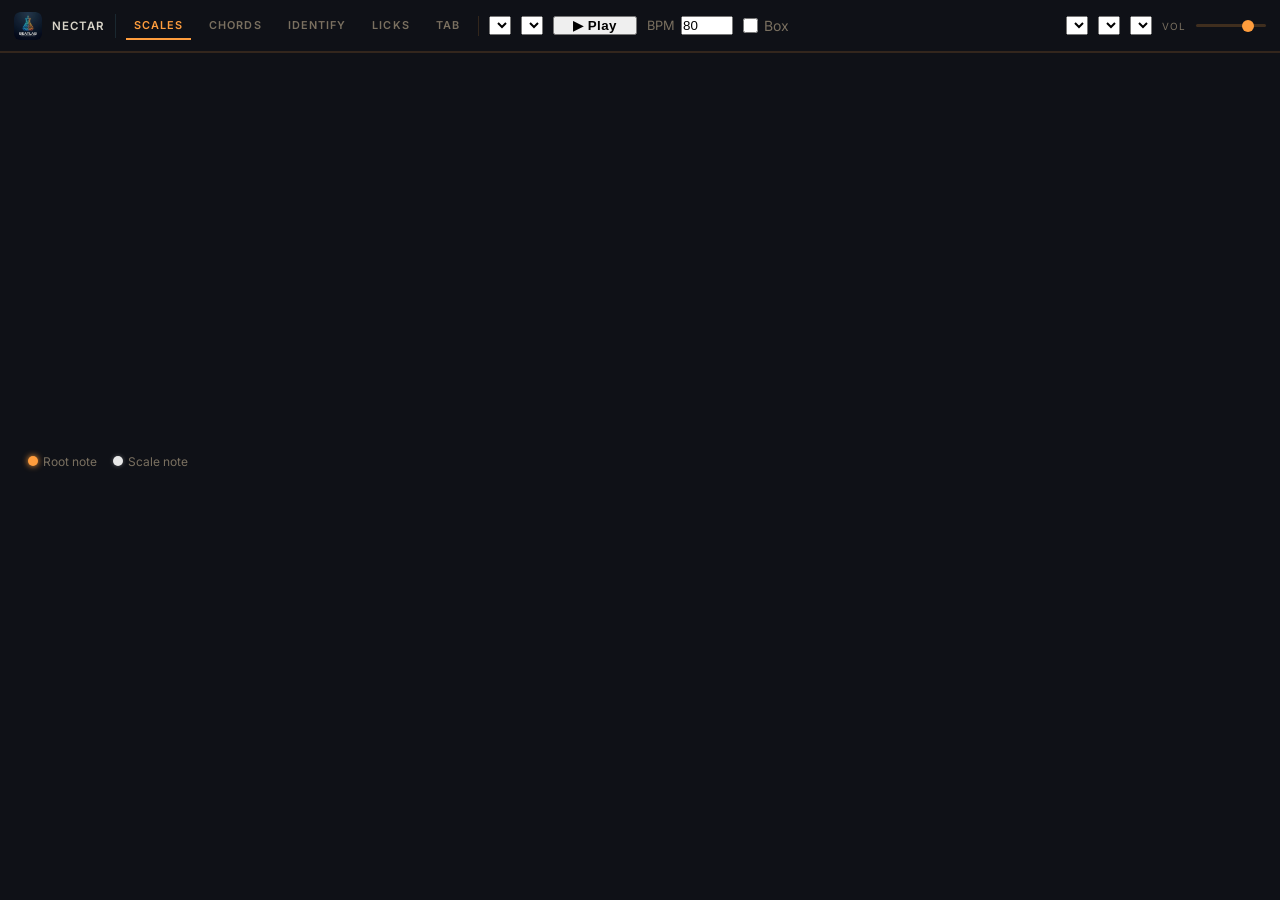
<file: nectar/index.html>
<!DOCTYPE html>
<html lang="en">
<head>
  <meta charset="UTF-8">
  <meta name="viewport" content="width=device-width, initial-scale=1.0">
  <title>Nectar — BeatLab</title>
  <link rel="icon" type="image/png" href="../icon.png">
  <link rel="preconnect" href="https://fonts.googleapis.com">
  <link href="https://fonts.googleapis.com/css2?family=Inter:wght@300..700&display=swap" rel="stylesheet">
  <style>
    *, *::before, *::after { box-sizing: border-box; margin: 0; padding: 0; }

    :root {
      --bg: #07080d;
      --surface: #0f1117;
      --surface-2: #161820;
      --border: rgba(255,160,60,0.15);
      --root-color: #ff9d3d;
      --scale-color: #e8e8e8;
      --active-color: #ffcf6b;
      --text: #d8d4c8;
      --text-muted: #7a7060;
      --font: 'Inter', system-ui, sans-serif;
    }

    html, body {
      height: 100%;
      background: var(--bg);
      color: var(--text);
      font-family: var(--font);
      overflow: hidden;
    }

    #app {
      display: flex;
      flex-direction: column;
      height: 100vh;
    }

    #top-bar {
      height: 52px;
      background: var(--surface);
      border-bottom: 1px solid var(--border);
      display: flex;
      align-items: center;
      gap: 10px;
      padding: 0 14px;
      flex-shrink: 0;
      overflow-x: auto;
      overflow-y: hidden;
    }

    .home-link {
      text-decoration: none;
      font-size: 0.68rem;
      letter-spacing: 0.08em;
      color: var(--root-color);
      opacity: 0.6;
      white-space: nowrap;
      flex-shrink: 0;
    }
    .home-link:hover { opacity: 1; }

    .topbar-divider { width: 1px; height: 20px; background: var(--border); flex-shrink: 0; }

    .wordmark {
      font-size: 0.7rem;
      font-weight: 700;
      letter-spacing: 0.2em;
      color: var(--root-color);
      text-transform: uppercase;
      white-space: nowrap;
      flex-shrink: 0;
    }

    .nectar-tab {
      font-family: var(--font);
      font-size: 0.68rem;
      font-weight: 600;
      letter-spacing: 0.1em;
      text-transform: uppercase;
      color: var(--text-muted);
      text-decoration: none;
      background: none;
      border: none;
      border-bottom: 2px solid transparent;
      padding: 6px 8px;
      cursor: pointer;
      white-space: nowrap;
      flex-shrink: 0;
      transition: color 0.12s, border-color 0.12s;
    }
    .nectar-tab:hover { color: var(--text); }
    .nectar-tab.active { color: var(--root-color); border-bottom-color: var(--root-color); }

    .topbar-right { margin-left: auto; display: flex; align-items: center; gap: 10px; flex-shrink: 0; }
    .vol-label { font-size: 0.62rem; letter-spacing: 0.1em; text-transform: uppercase; color: var(--text-muted); }
    #vol-slider {
      -webkit-appearance: none; appearance: none;
      width: 70px; height: 3px; background: rgba(255,160,60,0.2); border-radius: 999px; outline: none; cursor: pointer;
    }
    #vol-slider::-webkit-slider-thumb {
      -webkit-appearance: none; width: 12px; height: 12px; border-radius: 50%;
      background: var(--root-color); cursor: pointer;
    }

    .controls {
      display: flex;
      align-items: center;
      gap: 8px;
      flex: 1;
      overflow-x: auto;
      min-width: 0;
    }

    .controls select,
    .controls input[type="number"],
    .controls button {
      background: var(--surface-2);
      border: 1px solid var(--border);
      color: var(--text);
      border-radius: 6px;
      padding: 6px 12px;
      font-family: var(--font);
      font-size: 0.875rem;
      cursor: pointer;
      outline: none;
      transition: border-color 0.15s;
    }

    .controls select:hover,
    .controls input[type="number"]:hover,
    .controls button:hover {
      border-color: var(--root-color);
    }

    .controls select:focus,
    .controls input[type="number"]:focus {
      border-color: var(--root-color);
    }

    .controls input[type="number"] {
      width: 64px;
      text-align: center;
    }

    /* Remove spinner arrows from number input */
    .controls input[type="number"]::-webkit-inner-spin-button,
    .controls input[type="number"]::-webkit-outer-spin-button {
      -webkit-appearance: none;
    }

    #play-btn {
      min-width: 84px;
      font-weight: 600;
      letter-spacing: 0.03em;
    }

    #play-btn.playing {
      background: var(--root-color);
      color: #07080d;
      border-color: var(--root-color);
    }

    .bpm-label {
      display: flex;
      align-items: center;
      gap: 6px;
      font-size: 0.8rem;
      color: var(--text-muted);
      cursor: default;
    }

    .bpm-label input {
      cursor: text;
    }

    .box-label {
      display: flex;
      align-items: center;
      gap: 6px;
      font-size: 0.875rem;
      color: var(--text-muted);
      cursor: pointer;
      user-select: none;
    }

    .box-label input[type="checkbox"] {
      accent-color: var(--root-color);
      width: 15px;
      height: 15px;
      cursor: pointer;
    }

    #fretboard-container {
      flex-shrink: 0;
      background: #1a1208;
    }

    #mood-card {
      flex: 1;
      background: var(--surface);
      border-top: 1px solid var(--border);
      padding: 16px 28px;
      display: flex;
      flex-direction: column;
      justify-content: center;
      gap: 5px;
    }

    #mood-card .legend {
      display: flex;
      gap: 16px;
      font-size: 0.75rem;
      color: var(--text-muted);
      margin-bottom: 4px;
    }

    #mood-card .legend span { display: flex; align-items: center; gap: 5px; }
    #mood-card .legend .dot { width: 10px; height: 10px; border-radius: 50%; display: inline-block; }
    #mood-card .legend .dot-root  { background: var(--root-color); box-shadow: 0 0 6px var(--root-color); }
    #mood-card .legend .dot-scale { background: var(--scale-color); box-shadow: 0 0 4px rgba(255,255,255,0.3); }

    .mood-name {
      font-size: 1.1rem;
      font-weight: 600;
      color: var(--text);
    }

    .mood-feel {
      font-size: 0.85rem;
      color: var(--root-color);
    }

    .mood-genre {
      font-size: 0.8rem;
      color: var(--text-muted);
    }

    .mood-examples {
      font-size: 0.78rem;
      color: var(--text-muted);
      font-style: italic;
    }

    .mood-tip {
      font-size: 0.8rem;
      color: var(--text-muted);
      border-left: 2px solid var(--border);
      padding-left: 10px;
      margin-top: 2px;
    }

    #identify-link {
      margin-left: auto;
      color: var(--text-muted);
      text-decoration: none;
      font-size: 0.875rem;
      font-weight: 600;
      letter-spacing: 0.03em;
      white-space: nowrap;
      transition: color 0.15s;
    }

    #identify-link:hover { color: var(--root-color); }

    #chords-link {
      color: var(--text-muted);
      text-decoration: none;
      font-size: 0.875rem;
      font-weight: 600;
      letter-spacing: 0.03em;
      white-space: nowrap;
      transition: color 0.15s;
    }

    #chords-link:hover {
      color: var(--root-color);
    }

    /* Select option styling */
    option {
      background: var(--surface-2);
      color: var(--text);
    }
  </style>
</head>
<body>
  <div id="app">
    <header id="top-bar">
      <a href="index.html" class="nectar-tab active">Scales</a>
      <a href="chords.html" class="nectar-tab">Chords</a>
      <a href="identify.html" class="nectar-tab">Identify</a>
      <a href="licks.html" class="nectar-tab">Licks</a>
      <a href="tab.html" class="nectar-tab">Tab</a>
      <div class="topbar-divider"></div>
      <select id="root-select"></select>
      <select id="scale-select"></select>
      <button id="play-btn">&#9654; Play</button>
      <label class="bpm-label"><span>BPM</span><input id="bpm-input" type="number" min="40" max="200" value="80"></label>
      <label class="box-label"><input id="box-check" type="checkbox"><span>Box</span></label>
      <div class="topbar-right">
        <select id="instrument-select"></select>
        <select id="tuning-select"></select>
        <select id="tone-select"></select>
        <span class="vol-label">Vol</span>
        <input type="range" id="vol-slider" min="0" max="1" step="0.01" value="0.8">
      </div>
    </header>
    <div id="fretboard-container"></div>
    <div id="mood-card">
      <div class="legend">
        <span><span class="dot dot-root"></span>Root note</span>
        <span><span class="dot dot-scale"></span>Scale note</span>
      </div>
      <div class="mood-name" id="mood-name"></div>
      <div class="mood-feel" id="mood-feel"></div>
      <div class="mood-genre" id="mood-genre"></div>
      <div class="mood-examples" id="mood-examples"></div>
      <div class="mood-tip" id="mood-tip"></div>
    </div>
  </div>

  <script type="module">
    // Scales: scale explorer on the shared Nectar neck + synth (see nectar/shared/).
    import { SCALES, NOTE_NAMES, ROOT_MIDI, OPEN_MIDI, FRET_COUNT, midiAt, degree, positionsInScale, stringsLowToHigh, onTuningChange } from './shared/theory.js';
    import { setupAudio } from './shared/audio-ui.js';
    import { setupInstrument } from './shared/instrument-ui.js';
    import { Player } from './shared/player.js';
    import { Neck, ghostDots } from './shared/neck.js';

    let currentScale = 'minor-pentatonic';
    let currentRoot  = 69; // A
    let boxMode      = false;

    const synth  = setupAudio();
    const player = new Player(synth);
    const playBtn = document.getElementById('play-btn');
    let clearTimer = null;

    const neck = new Neck(document.getElementById('fretboard-container'), {
      interaction: 'strum',
      onPluck: (note) => {
        synth.audition([note]);
        showActive(note, 800);
      },
    });

    // Highlight a note (gold + ring); optionally clear it after `ms`.
    function showActive(note, ms = 0) {
      neck.setActive([note]);
      neck.flash(note);
      clearTimeout(clearTimer);
      if (ms) clearTimer = setTimeout(() => neck.setActive([]), ms);
    }

    // 4-fret hand position anchored on the root's fret on the lowest string.
    function getBoxRange() {
      const rootFret = degree(currentRoot, OPEN_MIDI[stringsLowToHigh()[0]]);
      const boxMin = Math.max(rootFret + (SCALES[currentScale].boxOffset || 0), 0);
      return [boxMin, Math.min(boxMin + 3, FRET_COUNT)];
    }

    function renderNeck() {
      const intervals = SCALES[currentScale].intervals;
      const [lo, hi] = getBoxRange();
      const inScale = positionsInScale(currentRoot, intervals);
      const scaleKeys = new Set(inScale.map((p) => `${p.string}:${p.fret}`));
      neck.setLayer('ghost', ghostDots(neck.frets).filter((d) => !scaleKeys.has(`${d.string}:${d.fret}`)));
      neck.setLayer('scale', inScale.map((p) => {
        const root = p.degree === 0;
        return {
          ...p,
          size: root ? 'md' : 'sm',
          fill: root ? '#ff9d3d' : '#e8e8e8',
          glow: root,
          opacity: boxMode && (p.fret < lo || p.fret > hi) ? 0.12 : 1,
        };
      }));
    }

    // Notes for the Play run, low to high.
    function runNotes() {
      const intervals = SCALES[currentScale].intervals;
      const lowToHigh = stringsLowToHigh();
      const notes = [];
      if (boxMode) {
        // Every scale note inside the box.
        const [lo, hi] = getBoxRange();
        for (const string of lowToHigh) for (let fret = lo; fret <= hi; fret++) {
          if (intervals.includes(degree(midiAt(string, fret), currentRoot))) notes.push({ string, fret });
        }
      } else {
        // One occurrence per pitch across frets 0-12, lowest string preferred.
        const seen = new Set();
        for (const string of lowToHigh) for (let fret = 0; fret <= 12; fret++) {
          const midi = midiAt(string, fret);
          if (intervals.includes(degree(midi, currentRoot)) && !seen.has(midi)) {
            seen.add(midi);
            notes.push({ string, fret });
          }
        }
      }
      return notes.sort((a, b) => midiAt(a.string, a.fret) - midiAt(b.string, b.fret));
    }

    function updateMoodCard() {
      const s = SCALES[currentScale];
      document.getElementById('mood-name').textContent     = s.name;
      document.getElementById('mood-feel').textContent     = s.feel;
      document.getElementById('mood-genre').textContent    = s.genre;
      document.getElementById('mood-examples').textContent = s.examples;
      document.getElementById('mood-tip').textContent      = s.tip || '';
    }

    function renderAll() {
      renderNeck();
      updateMoodCard();
    }

    function setPlayButton(playing) {
      playBtn.innerHTML = playing ? '&#9632; Stop' : '&#9654; Play';
      playBtn.classList.toggle('playing', playing);
    }

    // ---- Play: ascending then descending run, eighth notes
    let runSong = null;
    player.onEvent = (i) => showActive(runSong.events[i].notes[0]);
    player.onStop = () => {
      setPlayButton(false);
      neck.setActive([]);
    };

    playBtn.addEventListener('click', () => {
      if (player.playing) { player.stop(); return; }
      const notes = runNotes();
      const seq = [...notes, ...notes.slice().reverse().slice(1)];
      runSong = {
        events: seq.map((n, i) => ({ beat: i * 0.5, dur: 0.5, notes: [n] })),
        loopBeats: seq.length * 0.5,
        swing: false,
      };
      player.load(runSong);
      const bpm = parseInt(document.getElementById('bpm-input').value) || 80;
      player.start({ bpm, loop: false, countIn: false, metronome: false });
      setPlayButton(true);
    });

    // ---- Controls
    const scaleSelect = document.getElementById('scale-select');
    Object.entries(SCALES).forEach(([key, s]) => {
      scaleSelect.appendChild(new Option(s.name, key, false, key === currentScale));
    });

    const rootSelect = document.getElementById('root-select');
    NOTE_NAMES.forEach((name, i) => {
      rootSelect.appendChild(new Option(name, i, false, ROOT_MIDI[i] === currentRoot));
    });

    function setRoot(i) {
      player.stop();
      rootSelect.value = i;
      currentRoot = ROOT_MIDI[i];
      renderAll();
    }

    scaleSelect.addEventListener('change', (e) => {
      player.stop();
      currentScale = e.target.value;
      renderAll();
    });
    rootSelect.addEventListener('change', (e) => setRoot(parseInt(e.target.value)));
    document.getElementById('box-check').addEventListener('change', (e) => {
      boxMode = e.target.checked;
      renderAll();
    });

    window.addEventListener('keydown', (e) => {
      if (e.target.tagName === 'INPUT' || e.target.tagName === 'SELECT') return;
      if (e.code === 'Space') { e.preventDefault(); playBtn.click(); }
      if (e.code === 'ArrowRight') setRoot((ROOT_MIDI.indexOf(currentRoot) + 1) % 12);
      if (e.code === 'ArrowLeft') setRoot((ROOT_MIDI.indexOf(currentRoot) + 11) % 12);
    });

    setupInstrument();
    onTuningChange(() => { player.stop(); renderAll(); });
    renderAll();
  </script>

  <style>
    #rotate-prompt {
      display: none;
      position: fixed; inset: 0; z-index: 9999;
      background: #07080d;
      flex-direction: column;
      align-items: center;
      justify-content: center;
      gap: 20px;
      color: #6a7a8a;
      font-family: 'Inter', system-ui, sans-serif;
      font-size: 0.9rem;
      letter-spacing: 0.06em;
    }
    #rotate-prompt svg { opacity: 0.5; animation: rotate-hint 2s ease-in-out infinite; }
    @keyframes rotate-hint {
      0%, 100% { transform: rotate(0deg); }
      50% { transform: rotate(90deg); }
    }
    @media (pointer: coarse) and (orientation: portrait) {
      #rotate-prompt { display: flex; }
    }
    body.is-touch.is-portrait #rotate-prompt { display: flex; }
  </style>
  <script>
    (function() {
      var isTouch = navigator.maxTouchPoints > 0 || 'ontouchstart' in window;
      if (isTouch) {
        document.body.classList.add('is-touch');
        function checkOrientation() {
          document.body.classList.toggle('is-portrait', window.innerHeight > window.innerWidth);
        }
        checkOrientation();
        window.addEventListener('resize', checkOrientation);
      }
    })();
  </script>
  <div id="rotate-prompt">
    <svg width="48" height="48" viewBox="0 0 24 24" fill="none" stroke="currentColor" stroke-width="1.5">
      <rect x="5" y="2" width="14" height="20" rx="2"/>
      <path d="M12 18h.01"/>
    </svg>
    <p>Rotate for best experience</p>
  </div>

<script type="module">
import { initTopnav } from '../core/topnav.js';
initTopnav({ current: 'nectar', root: '../', label: 'Nectar' });
</script>
</body>
</html>
</file>
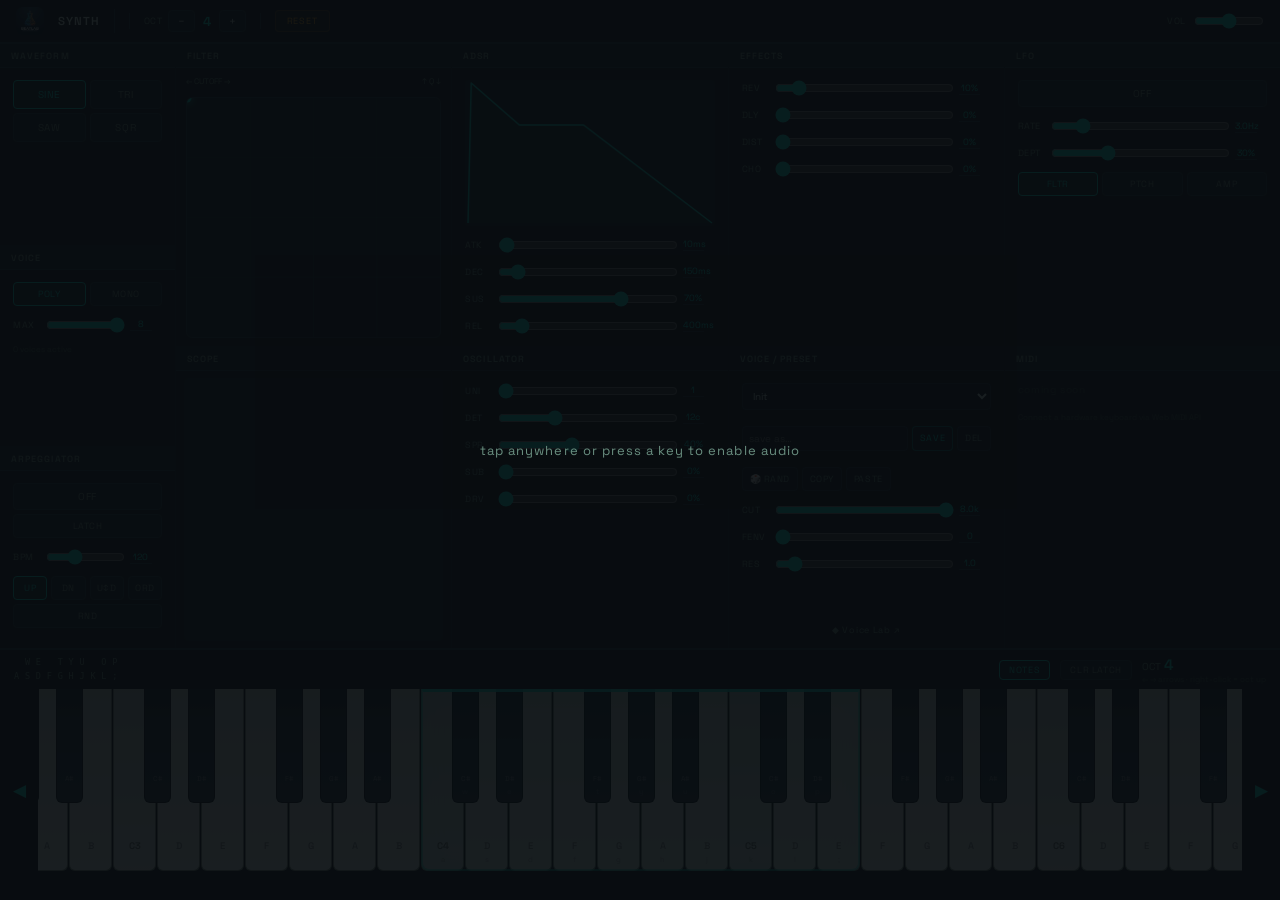
<file: synth/index.html>
<!DOCTYPE html>
<html lang="en">
<head>
<meta charset="UTF-8">
<meta name="viewport" content="width=device-width, initial-scale=1.0">
<title>Synth — BeatLab</title>
<link rel="icon" type="image/png" href="../icon.png">
<link rel="preconnect" href="https://fonts.googleapis.com">
<link href="https://fonts.googleapis.com/css2?family=Space+Grotesk:wght@300;400;500;600&display=swap" rel="stylesheet">
<style>
*, *::before, *::after { box-sizing:border-box; margin:0; padding:0; }
html { overflow:hidden; width:100%; height:100%; }
:root {
  --bg:#080c10; --surface:#0e1318; --surface-2:#111820; --divider:#1e2f3a;
  --text:#d4e8e0; --muted:#6a8f80; --teal:#00e5cc; --amber:#f5a623; --purple:#b06fff;
}

body {
  font-family:'Space Grotesk',sans-serif; background:var(--bg); color:var(--text);
  height:100dvh; overflow:hidden; user-select:none; -webkit-user-select:none;
  display:grid;
  grid-template-rows: auto 1fr auto; /* topbar | panels | keyboard */
}

/* ── unlock overlay ──────────────────── */
#unlock {
  position:fixed; inset:0; background:rgba(8,12,16,.92); display:flex;
  align-items:center; justify-content:center; z-index:200;
  font-size:13px; color:var(--muted); letter-spacing:.08em;
}
#unlock.hidden { display:none; }

/* ── topbar ─────────────────────────── */
.topbar {
  display:flex; align-items:center; gap:14px; padding:7px 16px;
  background:var(--surface); border-bottom:2px solid var(--divider); flex-shrink:0;
  overflow:hidden; min-width:0;
}
.topbar h1 { font-size:12px; font-weight:600; letter-spacing:.14em; color:var(--teal); }
.vdiv { width:1px; height:16px; background:var(--divider); }
.lbl { font-size:9px; color:var(--muted); letter-spacing:.07em; }
.ctrl { display:flex; align-items:center; gap:5px; }
.btn {
  background:var(--surface-2); border:1px solid var(--divider); color:var(--text);
  font-family:inherit; font-size:11px; padding:3px 9px; border-radius:4px; cursor:pointer;
  transition:border-color .12s,color .12s;
}
.btn:hover { border-color:var(--teal); color:var(--teal); }
.oct-val { font-size:13px; font-weight:600; color:var(--teal); min-width:14px; text-align:center; transition:color .3s; }
.btn-reset {
  background:rgba(245,166,35,.06); border:1px solid rgba(245,166,35,.22); color:var(--amber);
  font-family:inherit; font-size:9px; letter-spacing:.09em; padding:4px 11px;
  border-radius:4px; cursor:pointer; transition:all .12s;
}
.btn-reset:hover { background:rgba(245,166,35,.15); border-color:var(--amber); }
.vol-row { display:flex; align-items:center; gap:8px; margin-left:auto; }
.vol-row input { accent-color:var(--teal); width:70px; }

/* ── main content grid ───────────────── */
.main-content {
  display:grid;
  grid-template-columns: 175px 1fr;
  grid-template-rows: 1fr;
  min-height:0; overflow:hidden;
  background:#111820;
  gap:1px;
}

/* ── left column ─────────────────────── */
.left-col {
  grid-column:1;
  display:flex; flex-direction:column;
  background:#111820;
  gap:1px; overflow:hidden;
}
.left-col .panel { flex:1; }

/* ── right section: 4×2 equal grid ───── */
.right-section {
  grid-column:2;
  display:grid;
  grid-template-columns:repeat(4,1fr);
  grid-template-rows:1fr 1fr;
  gap:1px; background:#111820;
  min-height:0; overflow:hidden;
}

/* ── shared panel styles ─────────────── */
.panel-row {
  display:flex; min-height:0; overflow:hidden;
  background:#111820; gap:1px;
}
.panel {
  flex:1; min-width:0; display:flex; flex-direction:column;
  background:var(--surface); overflow:hidden;
}
.ph {
  font-size:9px; font-weight:600; letter-spacing:.12em; color:var(--muted);
  text-transform:uppercase; padding:6px 11px 5px;
  border-bottom:1px solid var(--divider); flex-shrink:0;
  background:var(--surface-2);
}
.pb {
  flex:1; padding:12px 13px; overflow-y:auto;
  display:flex; flex-direction:column; gap:11px; min-height:0;
}

/* wave buttons */
.wave-btns { display:grid; grid-template-columns:1fr 1fr; gap:4px; }
.wave-btn {
  background:var(--surface-2); border:1px solid var(--divider); color:var(--muted);
  font-family:inherit; font-size:10px; letter-spacing:.06em; padding:7px 4px;
  border-radius:4px; cursor:pointer; text-align:center; transition:all .12s;
}
.wave-btn.active { border-color:var(--teal); color:var(--teal); background:rgba(0,229,204,.07); }

/* chips / toggles */
.chip-row { display:flex; gap:4px; flex-wrap:wrap; }
.chip {
  flex:1; min-width:28px; background:var(--surface-2); border:1px solid var(--divider);
  color:var(--muted); font-family:inherit; font-size:9px; letter-spacing:.06em;
  padding:5px 3px; border-radius:4px; cursor:pointer; text-align:center; transition:all .12s;
}
.chip.active { border-color:var(--teal); color:var(--teal); background:rgba(0,229,204,.07); }
.chip.amber.active { border-color:var(--amber); color:var(--amber); background:rgba(245,166,35,.07); }
.toggle-btn {
  width:100%; background:var(--surface-2); border:1px solid var(--divider); color:var(--muted);
  font-family:inherit; font-size:10px; letter-spacing:.08em; padding:6px;
  border-radius:4px; cursor:pointer; text-align:center; transition:all .12s;
}
.toggle-btn.on { border-color:var(--teal); color:var(--teal); background:rgba(0,229,204,.07); }

/* sliders */
.srow { display:grid; grid-template-columns:28px 1fr 32px; align-items:center; gap:5px; }
.srow label { font-size:9px; color:var(--muted); letter-spacing:.06em; }
.srow input[type=range] { accent-color:var(--teal); width:100%; }
.srow .v {
  font-size:9px; color:var(--teal); text-align:center; width:3.6ch;
  background:none; border:none; border-bottom:1px solid var(--divider);
  padding:0; font-family:inherit; -moz-appearance:textfield;
}
.srow .v:focus { outline:none; border-bottom-color:var(--teal); }
.srow .v::-webkit-inner-spin-button,
.srow .v::-webkit-outer-spin-button { -webkit-appearance:none; }

/* voice count */
.feat-note { font-size:8px; color:var(--muted); opacity:.5; line-height:1.4; }
.soon { font-size:10px; color:var(--muted); opacity:.3; letter-spacing:.06em; }
.feat-soon-note { font-size:8px; color:var(--muted); opacity:.4; line-height:1.5; margin-top:4px; }

/* preset picker + voice lab link */
.preset-sel {
  width:100%; background:var(--surface-2); border:1px solid var(--divider); color:var(--text);
  font-family:inherit; font-size:10px; padding:5px 6px; border-radius:4px; outline:none; cursor:pointer;
}
.preset-sel:focus { border-color:var(--teal); }
.patchbar { display:flex; gap:4px; margin-top:5px; }
.patchbar input[type=text] {
  flex:1; min-width:0; background:var(--surface-2); border:1px solid var(--divider); color:var(--text);
  font-family:inherit; font-size:10px; padding:5px 6px; border-radius:4px; outline:none;
}
.patchbar input[type=text]:focus { border-color:var(--teal); }
.patchbar button {
  background:var(--surface-2); border:1px solid var(--divider); color:var(--muted);
  font-family:inherit; font-size:9px; letter-spacing:.06em; padding:5px 7px; border-radius:4px;
  cursor:pointer; transition:all .12s; flex-shrink:0;
}
.patchbar button:hover { border-color:var(--teal); color:var(--teal); }
#save-patch { color:var(--teal); border-color:rgba(0,229,204,.4); }
.lab-link {
  display:block; margin-top:auto; font-size:9px; letter-spacing:.08em; color:var(--muted);
  text-decoration:none; text-align:center; padding-top:6px; transition:color .12s;
}
.lab-link:hover { color:var(--teal); }

/* XY filter pad */
.xy-labels { display:flex; justify-content:space-between; font-size:8px; color:var(--muted); flex-shrink:0; }
#xypad {
  flex:1; min-height:40px; background:var(--surface-2); border:1px solid var(--divider);
  border-radius:6px; position:relative; cursor:crosshair; overflow:hidden; touch-action:none;
}
#xypad canvas { position:absolute; inset:0; width:100%; height:100%; pointer-events:none; }
.xydot {
  position:absolute; width:9px; height:9px; border-radius:50%;
  background:var(--teal); box-shadow:0 0 8px var(--teal);
  transform:translate(-50%,-50%); pointer-events:none;
}

/* ADSR canvas */
#adsr-cv {
  width:100%; flex:1; min-height:40px; height:0; display:block;
  background:var(--surface-2); border-radius:4px;
}

/* scope */
#scope {
  flex:1; display:block; min-height:50px; width:100%;
  border-radius:5px; background:var(--surface-2);
}

/* ── piano section ───────────────────── */
.piano-section {
  display:flex; flex-direction:column; min-width:0; overflow:hidden;
  background:var(--surface); border-top:2px solid var(--divider);
}
.piano-top {
  display:flex; align-items:center; justify-content:space-between;
  padding:5px 14px 0; flex-shrink:0; gap:12px;
}
.keymap-wrap { display:flex; align-items:center; gap:10px; }
.keymap { font-family:monospace; font-size:8.5px; color:var(--muted); line-height:1.55; letter-spacing:.04em; white-space:pre; }
.piano-meta { display:flex; align-items:center; gap:10px; margin-left:auto; }
.oct-badge { font-size:10px; color:var(--muted); white-space:nowrap; }
.oct-badge strong { font-size:15px; font-weight:600; color:var(--teal); transition:color .3s; }
.oct-hint { font-size:8px; color:var(--muted); opacity:.45; white-space:nowrap; }
.btn-sm {
  background:var(--surface-2); border:1px solid var(--divider); color:var(--muted);
  font-family:inherit; font-size:9px; letter-spacing:.07em; padding:3px 9px;
  border-radius:4px; cursor:pointer; transition:all .12s; white-space:nowrap;
}
.btn-sm.active { border-color:var(--teal); color:var(--teal); }

.piano-area { flex:1; display:flex; align-items:stretch; overflow:hidden; padding:5px 0 8px; min-height:0; }
.oct-side {
  width:38px; flex-shrink:0; display:flex; align-items:center; justify-content:center;
  background:none; border:none; color:var(--muted); font-size:17px; cursor:pointer;
  transition:color .3s; touch-action:manipulation;
}
.piano-scroll { flex:1; min-width:0; overflow-x:auto; overflow-y:hidden; touch-action:none; }
.piano-scroll::-webkit-scrollbar { height:3px; }
.piano-scroll::-webkit-scrollbar-thumb { background:var(--divider); border-radius:2px; }
.piano { position:relative; }

/* keys */
.key {
  position:absolute; border-radius:0 0 6px 6px; cursor:pointer;
  display:flex; align-items:flex-end; justify-content:center; padding-bottom:7px;
}
.key.w {
  background:linear-gradient(180deg,#cdd8d2 0%,#eaf2ee 100%);
  border:1px solid #7a9080; border-top:none; z-index:1; transition:background .06s;
}
.key.w.c-key { background:linear-gradient(180deg,#bfcdc6 0%,#e0ece8 100%); }
.key.w:hover { background:#b8cec6; }
.key.w.active { background:var(--teal); }
.key.b {
  background:linear-gradient(180deg,#111b23 0%,#1b2b3b 60%,#232f40 100%);
  border:1px solid #070f18; border-top:none; z-index:2; transition:background .06s;
}
.key.b:hover { background:linear-gradient(180deg,#1e2e3e 0%,#2a3e52 100%); }
.key.b.active { background:var(--teal); }

/* white key latched = amber */
.key.w.latched:not(.active) { background:linear-gradient(180deg,#c48030 0%,#e8a850 100%); }
.key.b.latched:not(.active) { background:linear-gradient(180deg,#7a4810 0%,#b07028 100%); }
.key.latched.active { background:var(--teal); }

/* keyboard shortcut label */
.klbl { font-size:7.5px; color:rgba(0,0,0,.25); line-height:1; font-family:'Space Grotesk',sans-serif; }
.key.b .klbl { color:rgba(255,255,255,.18); }
.key.active .klbl, .key.latched .klbl { color:rgba(0,0,0,.45); }

/* note name label — white keys */
.nlbl {
  position:absolute; bottom:19px; left:0; right:0; text-align:center;
  font-size:9.5px; font-weight:500; color:rgba(0,0,0,.4); pointer-events:none; line-height:1;
}
.key.c-key .nlbl { font-weight:600; color:rgba(0,0,0,.52); }
.key.active .nlbl, .key.latched .nlbl { color:rgba(0,0,0,.68); }
.piano.hide-notes .nlbl { display:none; }

/* note name label — black keys (small, rotated) */
.blbl {
  position:absolute; bottom:20px; left:0; right:0; text-align:center;
  font-size:7px; font-weight:500; color:rgba(255,255,255,.32); pointer-events:none; line-height:1;
  white-space:nowrap;
}
.key.b.active .blbl, .key.b.latched .blbl { color:rgba(0,0,0,.55); }
.piano.hide-notes .blbl { display:none; }

/* range highlight box */
#range-box {
  position:absolute; top:0; pointer-events:none; z-index:10;
  border:2px solid rgba(0,229,204,.5);
  border-top:3px solid rgba(0,229,204,.85);
  border-radius:0 0 8px 8px;
  background:rgba(0,229,204,.035);
  box-shadow:inset 0 0 30px rgba(0,229,204,.05);
  transition:border-color .3s, background .3s, box-shadow .3s;
}
</style>
</head>
<body>

<div id="unlock">tap anywhere or press a key to enable audio</div>

<!-- ── TOPBAR ── -->
<div class="topbar">
  <div class="vdiv"></div>
  <div class="ctrl">
    <span class="lbl">OCT</span>
    <button class="btn" id="oct-dn">−</button>
    <span class="oct-val" id="oct-val">4</span>
    <button class="btn" id="oct-up">+</button>
  </div>
  <div class="vdiv"></div>
  <button class="btn-reset" id="btn-reset">RESET</button>
  <div class="vol-row">
    <span class="lbl">VOL</span>
    <input type="range" id="master-vol" min="0" max="1" step="0.01" value="0.5">
  </div>
</div>

<!-- ── MAIN CONTENT ── -->
<div class="main-content">

  <!-- Left column: Waveform / Voice / Arpeggiator -->
  <div class="left-col">

    <div class="panel">
      <div class="ph">Waveform</div>
      <div class="pb">
        <div class="wave-btns">
          <button class="wave-btn active" data-wave="sine">SINE</button>
          <button class="wave-btn" data-wave="triangle">TRI</button>
          <button class="wave-btn" data-wave="sawtooth">SAW</button>
          <button class="wave-btn" data-wave="square">SQR</button>
        </div>
      </div>
    </div>

    <div class="panel">
      <div class="ph">Voice</div>
      <div class="pb">
        <div class="chip-row">
          <button class="chip active" id="vm-poly">POLY</button>
          <button class="chip" id="vm-mono">MONO</button>
        </div>
        <div class="srow">
          <label>MAX</label>
          <input type="range" id="max-v" min="1" max="8" step="1" value="8">
          <span class="v" id="max-v-val">8</span>
        </div>
        <div class="feat-note" id="voice-count">0 voices active</div>
      </div>
    </div>

    <div class="panel">
      <div class="ph">Arpeggiator</div>
      <div class="pb">
        <div class="chip-row">
          <button class="toggle-btn" id="arp-on">OFF</button>
          <button class="chip amber" id="arp-latch">LATCH</button>
        </div>
        <div class="srow">
          <label>BPM</label>
          <input type="range" id="arp-bpm" min="60" max="240" step="1" value="120">
          <input type="number" class="v" id="arp-bpm-v" min="60" max="240" value="120">
        </div>
        <div class="chip-row" id="arp-pats">
          <button class="chip active" data-pat="up">UP</button>
          <button class="chip" data-pat="down">DN</button>
          <button class="chip" data-pat="updown">U↕D</button>
          <button class="chip" data-pat="order">ORD</button>
          <button class="chip" data-pat="random">RND</button>
        </div>
      </div>
    </div>

  </div><!-- /left-col -->

  <!-- Right section: 4 columns × 2 rows — all panels equal width -->
  <div class="right-section">

    <!-- Row 1 -->
    <div class="panel">
      <div class="ph">Filter</div>
      <div class="pb" style="padding:8px 10px;">
        <div class="xy-labels"><span>← CUTOFF →</span><span>↑ Q ↓</span></div>
        <div id="xypad"><canvas id="xy-cv"></canvas><div class="xydot" id="xydot"></div></div>
      </div>
    </div>

    <div class="panel">
      <div class="ph">ADSR</div>
      <div class="pb">
        <canvas id="adsr-cv"></canvas>
        <div class="srow"><label>ATK</label><input type="range" id="a-a" min="0.001" max="2"  step="0.001" value="0.01"><span class="v" id="a-a-v">10ms</span></div>
        <div class="srow"><label>DEC</label><input type="range" id="a-d" min="0.01"  max="2"  step="0.01"  value="0.15"><span class="v" id="a-d-v">150ms</span></div>
        <div class="srow"><label>SUS</label><input type="range" id="a-s" min="0"     max="1"  step="0.01"  value="0.7"><span class="v"  id="a-s-v">70%</span></div>
        <div class="srow"><label>REL</label><input type="range" id="a-r" min="0.01"  max="4"  step="0.01"  value="0.4"><span class="v"  id="a-r-v">400ms</span></div>
      </div>
    </div>

    <div class="panel">
      <div class="ph">Effects</div>
      <div class="pb">
        <div class="srow"><label>REV</label><input type="range" id="fx-rv" min="0" max="1" step="0.01" value="0.1"><span class="v" id="fx-rv-v">10%</span></div>
        <div class="srow"><label>DLY</label><input type="range" id="fx-dl" min="0" max="1" step="0.01" value="0"><span class="v" id="fx-dl-v">0%</span></div>
        <div class="srow"><label>DIST</label><input type="range" id="fx-ds" min="0" max="1" step="0.01" value="0"><span class="v" id="fx-ds-v">0%</span></div>
        <div class="srow"><label>CHO</label><input type="range" id="fx-ch" min="0" max="1" step="0.01" value="0"><span class="v" id="fx-ch-v">0%</span></div>
      </div>
    </div>

    <div class="panel">
      <div class="ph">LFO</div>
      <div class="pb">
        <button class="toggle-btn" id="lfo-on">OFF</button>
        <div class="srow">
          <label>RATE</label>
          <input type="range" id="lfo-rate" min="0.1" max="20" step="0.1" value="3">
          <span class="v" id="lfo-rate-v">3.0Hz</span>
        </div>
        <div class="srow">
          <label>DEPT</label>
          <input type="range" id="lfo-depth" min="0" max="1" step="0.01" value="0.3">
          <span class="v" id="lfo-depth-v">30%</span>
        </div>
        <div class="chip-row" id="lfo-targets">
          <button class="chip active" data-target="filter">FLTR</button>
          <button class="chip" data-target="pitch">PTCH</button>
          <button class="chip" data-target="amp">AMP</button>
        </div>
      </div>
    </div>

    <!-- Row 2 -->
    <div class="panel">
      <div class="ph">Scope</div>
      <div class="pb" style="padding:7px 8px;">
        <canvas id="scope"></canvas>
      </div>
    </div>

    <div class="panel">
      <div class="ph">Oscillator</div>
      <div class="pb">
        <div class="srow"><label>UNI</label><input type="range" id="o-uni" min="1" max="7" step="1" value="1"><span class="v" id="o-uni-v">1</span></div>
        <div class="srow"><label>DET</label><input type="range" id="o-det" min="0" max="40" step="1" value="12"><span class="v" id="o-det-v">12c</span></div>
        <div class="srow"><label>SPR</label><input type="range" id="o-spr" min="0" max="1" step="0.01" value="0.4"><span class="v" id="o-spr-v">40%</span></div>
        <div class="srow"><label>SUB</label><input type="range" id="o-sub" min="0" max="1" step="0.01" value="0"><span class="v" id="o-sub-v">0%</span></div>
        <div class="srow"><label>DRV</label><input type="range" id="o-drv" min="0" max="1" step="0.01" value="0"><span class="v" id="o-drv-v">0%</span></div>
      </div>
    </div>

    <div class="panel">
      <div class="ph">Voice / Preset</div>
      <div class="pb">
        <select class="preset-sel" id="preset-sel" title="Load a factory preset or one of your saved patches"></select>
        <div class="patchbar">
          <input type="text" id="patch-name" placeholder="save as…" maxlength="28" autocomplete="off">
          <button id="save-patch" title="Save the current voice as a patch">SAVE</button>
          <button id="del-patch" title="Delete the selected saved patch">DEL</button>
        </div>
        <div class="patchbar">
          <button id="rand-patch" title="Roll a fresh random voice">🎲 RAND</button>
          <button id="copy-patch" title="Copy this patch as JSON (portable)">COPY</button>
          <button id="paste-patch" title="Load a patch from pasted JSON">PASTE</button>
        </div>
        <div class="srow"><label>CUT</label><input type="range" id="o-cut" min="60" max="8000" step="10" value="8000"><span class="v" id="o-cut-v">8.0k</span></div>
        <div class="srow"><label>FENV</label><input type="range" id="o-fenv" min="0" max="6000" step="10" value="0"><span class="v" id="o-fenv-v">0</span></div>
        <div class="srow"><label>RES</label><input type="range" id="o-res" min="0.1" max="12" step="0.1" value="1"><span class="v" id="o-res-v">1.0</span></div>
        <a class="lab-link" href="voice-lab.html">◆ Voice Lab ↗</a>
      </div>
    </div>

    <div class="panel">
      <div class="ph">MIDI</div>
      <div class="pb">
        <div class="soon">coming soon</div>
        <div class="feat-soon-note">Connect a hardware keyboard via Web MIDI API</div>
      </div>
    </div>

  </div><!-- /right-section -->

</div><!-- /main-content -->

<!-- ── PIANO ── -->
<div class="piano-section" id="piano-section">
  <div class="piano-top">
    <div class="keymap-wrap">
      <pre class="keymap">  W E   T Y U   O P
A S D F G H J K L ;</pre>
    </div>
    <div class="piano-meta">
      <button class="btn-sm active" id="notes-toggle">NOTES</button>
      <button class="btn-sm" id="clr-latch">CLR LATCH</button>
      <div>
        <div class="oct-badge">OCT <strong id="oct-badge">4</strong></div>
        <div class="oct-hint">← → arrows · right-click = oct up</div>
      </div>
    </div>
  </div>
  <div class="piano-area">
    <button class="oct-side" id="oct-side-dn">◀</button>
    <div class="piano-scroll" id="piano-scroll">
      <div class="piano" id="piano"></div>
    </div>
    <button class="oct-side" id="oct-side-up">▶</button>
  </div>
</div>

<script type="module">
import { CHROMATIC, noteToFreq, makeImpulse, distCurve } from '../core/audio.js';
import { initTopnav } from '../core/topnav.js';
import { getVolume, setVolume } from '../core/storage.js';
import { createVoiceEngine, FACTORY_PRESETS, FACTORY_PRESET_LIST, normPatch, randomPatch,
         savePatch, loadPatch, listPatches, deletePatch, patchToJSON, patchFromJSON } from '../core/voice.js';
initTopnav({ current: 'synth', root: '../', label: 'Synth' });

// ── constants ──────────────────────────────────────────
const KEY_MAP={
  'a':0,'w':1,'s':2,'e':3,'d':4,'f':5,
  't':6,'g':7,'y':8,'h':9,'u':10,'j':11,
  'k':12,'o':13,'l':14,'p':15,';':16,
};
const DEFAULTS={
  wave:'sine', octave:4, volume:0.5,
  adsr:{a:0.01,d:0.15,s:0.7,r:0.4},
  // Oscillator/character params for the rich voice engine (core/voice.js).
  // unison=1 + open cutoff + no sub/drive = the classic single-oscillator tone.
  osc:{unison:1,detune:12,spread:0.4,sub:0,drive:0,cutoff:8000,fenv:0,q:1,filtd:0.2,filts:0.4},
  fx:{rv:0.1,dl:0,ds:0,ch:0},
  xyX:0.5, xyY:0.1,
  maxVoices:8,
  arpBpm:120, arpPattern:'up',
  lfoRate:3, lfoDepth:0.3, lfoTarget:'filter',
};

// piano geometry — responsive on touch devices
const PIANO_CHROME = 70; // px above keys (piano-top bar + padding)
function pianoGeom() {
  const isTouch = navigator.maxTouchPoints > 0;
  const maxH = Math.floor(window.innerHeight * (isTouch ? 0.46 : 0.28)) - PIANO_CHROME;
  const WH = Math.max(100, maxH);
  const scale = WH / 240;
  return {
    WW: Math.round(58 * scale),
    WH,
    BW: Math.round(35 * scale),
    BH: Math.round(150 * scale),
  };
}
let {WW, WH, BW, BH} = pianoGeom();
const PIANO_ALL=[1,2,3,4,5,6,7];
// BLACK_OFF recalculated in buildPiano since WW is mutable
function makeBlackOff() {
  return {'C#':WW*1-BW/2,'D#':WW*2-BW/2,'F#':WW*4-BW/2,'G#':WW*5-BW/2,'A#':WW*6-BW/2};
}

// octave warmth palette (oct 1–7)
const OCT_RGB=[[255,80,50],[240,140,40],[160,200,60],[0,229,204],[40,150,255],[130,80,255],[200,60,240]];

// ── state ─────────────────────────────────────────────

let ctx=null, masterGain, filter, distNode, reverbSend, convolver,
    delaySend, delayNode, chorusSend, chorusDelay, chorusLfo,
    analyser, lfoNode, lfoGain, engine, voiceBus;

let octave=DEFAULTS.octave, wave=DEFAULTS.wave;
let xyX=DEFAULTS.xyX, xyY=DEFAULTS.xyY;
const adsr={...DEFAULTS.adsr}, fx={...DEFAULTS.fx}, osc={...DEFAULTS.osc};

// The rich voice's per-note parameters, assembled from the current UI state.
// The XY pad and Effects sends remain global (applied after the engine).
function currentPatch(){
  return normPatch({
    wave, unison:osc.unison, detune:osc.detune, spread:osc.spread, sub:osc.sub,
    drive:osc.drive, cutoff:osc.cutoff, fenv:osc.fenv, q:osc.q, level:0.4,
    amp:{...adsr}, filt:{a:0.005,d:osc.filtd,s:osc.filts}, rev:fx.rv,
  });
}

const voices=new Map();      // vkey → {handle,noteName,noteOct}
const heldNotes=new Map();   // vkey → {name,oct}
const heldKeys=new Set();
const latchedVoices=new Map(); // `${name}${oct}` → vkey
let maxVoices=DEFAULTS.maxVoices;
let monoMode=false;
const monoStack=[]; // [{vkey,name,oct,freq}] — bottom=oldest held, top=newest

let arpEnabled=false, arpLatch=false, arpPattern='up', arpBpm=120;
let arpNotes=[], arpStep=0, arpInterval=null;

let lfoEnabled=false, lfoDepth=0.3, lfoTarget='filter';

const pianoPointers=new Map(); // pointerId → {vkey,name,oct,hasMoved,wasUnlatched,downTime,pointerType}
let showNotes=true;

// ── audio init ─────────────────────────────────────────

function initAudio(){
  if(ctx)return;
  ctx=new AudioContext();

  masterGain=ctx.createGain(); masterGain.gain.value=getVolume(DEFAULTS.volume);
  masterGain.connect(ctx.destination);

  analyser=ctx.createAnalyser(); analyser.fftSize=2048;
  masterGain.connect(analyser);

  filter=ctx.createBiquadFilter(); filter.type='lowpass';
  const comp=ctx.createDynamicsCompressor();
  comp.threshold.value=-18; comp.knee.value=8;
  comp.ratio.value=6; comp.attack.value=0.003; comp.release.value=0.15;
  filter.connect(comp); comp.connect(masterGain);

  distNode=ctx.createWaveShaper();
  distNode.connect(filter);

  convolver=ctx.createConvolver(); convolver.buffer=makeImpulse(ctx);
  const rvg=ctx.createGain(); rvg.gain.value=0.8;
  convolver.connect(rvg); rvg.connect(masterGain);
  reverbSend=ctx.createGain(); reverbSend.gain.value=fx.rv;
  reverbSend.connect(convolver);

  delayNode=ctx.createDelay(2); delayNode.delayTime.value=0.375;
  const dlf=ctx.createGain(); dlf.gain.value=0.4;
  delayNode.connect(dlf); dlf.connect(delayNode); delayNode.connect(masterGain);
  delaySend=ctx.createGain(); delaySend.gain.value=fx.dl;
  delaySend.connect(delayNode);

  chorusDelay=ctx.createDelay(0.05); chorusDelay.delayTime.value=0.02;
  chorusLfo=ctx.createOscillator(); chorusLfo.frequency.value=0.8;
  const clg=ctx.createGain(); clg.gain.value=0.008;
  chorusLfo.connect(clg); clg.connect(chorusDelay.delayTime);
  chorusDelay.connect(masterGain);
  chorusSend=ctx.createGain(); chorusSend.gain.value=fx.ch;
  chorusSend.connect(chorusDelay);
  chorusLfo.start();

  lfoNode=ctx.createOscillator(); lfoNode.frequency.value=DEFAULTS.lfoRate;
  lfoGain=ctx.createGain(); lfoGain.gain.value=0;
  lfoNode.connect(lfoGain);
  lfoGain.connect(filter.frequency);
  lfoNode.start();

  // Rich voice engine (core/voice.js). Its dry output fans out to the same
  // master filter (XY pad), master drive and effect sends the old
  // single-oscillator voices used, so all existing controls still apply.
  voiceBus=ctx.createGain();
  voiceBus.connect(distNode); voiceBus.connect(reverbSend);
  voiceBus.connect(delaySend); voiceBus.connect(chorusSend);
  engine=createVoiceEngine(ctx, { output: voiceBus });

  applyXY();
  startScope();
}

// ── voice lifecycle ────────────────────────────────────

function noteOn(vkey,name,oct){
  if(!ctx||voices.has(vkey))return;
  ctx.resume();
  if(voices.size>=maxVoices){
    const oldest=[...voices.keys()][0];
    noteOff(oldest);
  }
  const handle=engine.noteOn(noteToFreq(name,oct), currentPatch());
  voices.set(vkey,{handle,noteName:name,noteOct:oct});
  keyActive(name,oct,true);
  updateVoiceCount();
}

function noteOff(vkey){
  const v=voices.get(vkey); if(!v)return;
  v.handle.release();
  voices.delete(vkey);
  keyActive(v.noteName,v.noteOct,false);
  updateVoiceCount();
}

function updateVoiceCount(){
  document.getElementById('voice-count').textContent=`${voices.size} voice${voices.size!==1?'s':''} active`;
}

// ── note routing (arp + mono) ──────────────────────────

function handleNoteOn(vkey,name,oct){
  heldNotes.set(vkey,{name,oct});
  if(arpEnabled){
    if(!arpNotes.find(n=>n.name===name&&n.oct===oct)){
      arpNotes.push({name,oct}); arpStep=0;
    }
    return;
  }
  if(monoMode){
    const freq=noteToFreq(name,oct);
    monoStack.push({vkey,name,oct,freq});
    const mv=voices.get('mono');
    if(mv){
      // Retune existing voice + retrigger envelope (no click gap)
      mv.handle.setFreq(freq);
      mv.handle.retrigger();
      keyActive(mv.noteName,mv.noteOct,false);
      mv.noteName=name; mv.noteOct=oct;
      keyActive(name,oct,true);
    } else {
      noteOn('mono',name,oct);
    }
    return;
  }
  noteOn(vkey,name,oct);
}

function handleNoteOff(vkey){
  const held=heldNotes.get(vkey);
  heldNotes.delete(vkey);
  if(arpEnabled){
    if(held&&!arpLatch){
      arpNotes=arpNotes.filter(n=>!(n.name===held.name&&n.oct===held.oct));
      if(!arpNotes.length) noteOff('arp');
    }
    return;
  }
  if(monoMode){
    const idx=monoStack.findIndex(n=>n.vkey===vkey);
    if(idx!==-1) monoStack.splice(idx,1);
    const mv=voices.get('mono');
    if(monoStack.length>0&&mv){
      // Fall back to previously held note — slide freq, keep envelope in sustain
      const prev=monoStack[monoStack.length-1];
      mv.handle.setFreq(prev.freq,0.02);
      keyActive(mv.noteName,mv.noteOct,false);
      mv.noteName=prev.name; mv.noteOct=prev.oct;
      keyActive(prev.name,prev.oct,true);
    } else {
      noteOff('mono');
    }
    return;
  }
  noteOff(vkey);
}

// ── keyboard ───────────────────────────────────────────

function keyToNote(k){
  const semi=KEY_MAP[k]; if(semi===undefined)return null;
  const total=octave*12+semi;
  return{name:CHROMATIC[total%12],oct:Math.floor(total/12)};
}

document.addEventListener('keydown',e=>{
  if(e.repeat||e.metaKey||e.ctrlKey||e.altKey)return;
  if(e.key==='Escape'){
    e.preventDefault();
    if(arpEnabled) setArpEnabled(false);
    clearLatches();
    return;
  }
  if(e.key==='ArrowLeft') {e.preventDefault();setOctave(octave-1);return;}
  if(e.key==='ArrowRight'){e.preventDefault();setOctave(octave+1);return;}
  const k=e.key.toLowerCase();
  if(heldKeys.has(k))return;
  unlock();
  const n=keyToNote(k);
  if(n){heldKeys.add(k);handleNoteOn(k,n.name,n.oct);}
});
document.addEventListener('keyup',e=>{
  const k=e.key.toLowerCase();
  heldKeys.delete(k);
  handleNoteOff(k);
});

// ── piano touch / mouse ────────────────────────────────

function keyElemFromPoint(x,y){
  return document.elementFromPoint(x,y)?.closest('.key')??null;
}

function pianoDown(e){
  if(e.pointerType==='mouse'&&e.button!==0)return;
  e.preventDefault(); unlock();
  // Don't capture — capturing blocks horizontal scroll on iOS and can cause
  // pointercancel to be swallowed, leaving stale notes stuck on.
  const el=keyElemFromPoint(e.clientX,e.clientY);
  if(!el){pianoPointers.set(e.pointerId,{wasUnlatched:true});return;}
  const name=el.dataset.note, oct=parseInt(el.dataset.oct), vkey=`t${e.pointerId}`;
  const lk=`${name}${oct}`;
  // Tapping a latched key always unlatches regardless of pointer type
  if(latchedVoices.has(lk)){
    noteOff(latchedVoices.get(lk));
    heldNotes.delete(latchedVoices.get(lk));
    latchedVoices.delete(lk);
    keyLatched(name,oct,false);
    pianoPointers.set(e.pointerId,{wasUnlatched:true});
    return;
  }
  handleNoteOn(vkey,name,oct);
  pianoPointers.set(e.pointerId,{vkey,name,oct,hasMoved:false,wasUnlatched:false,
    downTime:performance.now(),pointerType:e.pointerType});
}

function pianoMove(e){
  const cur=pianoPointers.get(e.pointerId);
  if(!cur||cur.wasUnlatched)return;
  const el=keyElemFromPoint(e.clientX,e.clientY);
  const nn=el?.dataset.note, no=el?parseInt(el.dataset.oct):null;
  if(nn!==cur.name||no!==cur.oct){
    cur.hasMoved=true;
    handleNoteOff(cur.vkey);
    if(el){
      handleNoteOn(cur.vkey,nn,no);
      // Keep pointer in map with updated key — needed so pointerup/pointercancel
      // can release this note even if we moved between keys
      pianoPointers.set(e.pointerId,{...cur,hasMoved:true,name:nn,oct:no});
    }else{
      // Finger left keyboard entirely — note already off, but keep a sentinel
      // so pianoUp/pointercancel don't try to double-release
      pianoPointers.set(e.pointerId,{wasUnlatched:true});
    }
  }
}

function pianoUp(e){
  const cur=pianoPointers.get(e.pointerId);
  pianoPointers.delete(e.pointerId);
  if(!cur||cur.wasUnlatched)return;
  // Only TOUCH quick-taps become latched (not mouse — mouse always releases)
  const isTouch=cur.pointerType==='touch';
  const elapsed=performance.now()-(cur.downTime||0);
  const isQuickTap=isTouch&&!cur.hasMoved&&elapsed<250;
  if(!isQuickTap){
    handleNoteOff(cur.vkey);
  }else{
    // Promote to latched voice — guard against voice already stolen by maxVoices
    const lk=`${cur.name}${cur.oct}`, lv=`latch-${lk}`;
    const v=voices.get(cur.vkey);
    if(v){
      voices.delete(cur.vkey); voices.set(lv,v);
      heldNotes.delete(cur.vkey); heldNotes.set(lv,{name:cur.name,oct:cur.oct});
      latchedVoices.set(lk,lv);
      keyActive(cur.name,cur.oct,false);
      keyLatched(cur.name,cur.oct,true);
    }else{
      // Voice was stolen — nothing to latch, ensure note is off
      handleNoteOff(cur.vkey);
    }
  }
}

function pianoFlushAll(){
  // Release every tracked pointer — called when the page loses visibility
  // or focus, which can swallow pointerup/pointercancel on iOS.
  pianoPointers.forEach((cur,id)=>{
    if(!cur.wasUnlatched) handleNoteOff(cur.vkey);
  });
  pianoPointers.clear();
}

const pianoScroll=document.getElementById('piano-scroll');
pianoScroll.addEventListener('pointerdown',  pianoDown);
pianoScroll.addEventListener('pointermove',  pianoMove);
pianoScroll.addEventListener('pointerup',    pianoUp);
pianoScroll.addEventListener('pointercancel',pianoUp);
// Safety net: if the browser cancels a touch that started on the piano
// but the cancel event is dispatched on a parent element, catch it here.
document.addEventListener('pointercancel', e => {
  if(pianoPointers.has(e.pointerId)) pianoUp(e);
});
document.addEventListener('visibilitychange',()=>{ if(document.hidden) pianoFlushAll(); });
window.addEventListener('blur', pianoFlushAll);
pianoScroll.addEventListener('contextmenu',e=>{e.preventDefault();setOctave(octave+1);});

// ── arpeggiator ────────────────────────────────────────

function getArpNote(){
  if(!arpNotes.length)return null;
  // ORDER preserves play order; all other patterns sort by pitch
  const s=arpPattern==='order'?[...arpNotes]:[...arpNotes].sort((a,b)=>noteToFreq(a.name,a.oct)-noteToFreq(b.name,b.oct));
  let idx=0;
  if(arpPattern==='up'||arpPattern==='order'){idx=arpStep%s.length;arpStep++;}
  else if(arpPattern==='down'){idx=s.length-1-(arpStep%s.length);arpStep++;}
  else if(arpPattern==='updown'){
    if(s.length===1){idx=0;}
    else{const p=(s.length-1)*2,pos=arpStep%p;idx=pos<s.length?pos:p-pos;arpStep++;}
  }else{idx=Math.floor(Math.random()*s.length);}
  return s[idx];
}

function tickArp(){
  if(!arpEnabled||!arpNotes.length){noteOff('arp');return;}
  noteOff('arp');
  const n=getArpNote();
  if(n) noteOn('arp',n.name,n.oct);
}

function setArpEnabled(on){
  arpEnabled=on;
  if(arpInterval){clearInterval(arpInterval);arpInterval=null;}
  if(on){
    arpInterval=setInterval(tickArp,Math.round(60000/arpBpm/2));
    arpStep=0;
  }else{
    noteOff('arp');
    if(!arpLatch) arpNotes=[];
  }
  const btn=document.getElementById('arp-on');
  btn.textContent=on?'ON':'OFF'; btn.classList.toggle('on',on);
}

document.getElementById('arp-on').addEventListener('click',()=>setArpEnabled(!arpEnabled));
document.getElementById('arp-latch').addEventListener('click',()=>{
  arpLatch=!arpLatch;
  document.getElementById('arp-latch').classList.toggle('active',arpLatch);
  if(arpLatch){
    if(!arpEnabled) setArpEnabled(true);
  } else {
    arpNotes=[]; noteOff('arp');
  }
});
function setArpBpm(v){
  v=Math.max(60,Math.min(240,Math.round(v)));
  if(!isFinite(v))return;
  arpBpm=v;
  document.getElementById('arp-bpm').value=v;
  document.getElementById('arp-bpm-v').value=v;
  if(arpEnabled){clearInterval(arpInterval);arpInterval=setInterval(tickArp,Math.round(60000/arpBpm/2));}
}
document.getElementById('arp-bpm').addEventListener('input',e=>setArpBpm(+e.target.value));
const arpBpmInput=document.getElementById('arp-bpm-v');
arpBpmInput.addEventListener('change',e=>setArpBpm(+e.target.value));
arpBpmInput.addEventListener('keydown',e=>{if(e.key==='Enter')arpBpmInput.blur();});
document.querySelectorAll('#arp-pats .chip').forEach(btn=>{
  btn.addEventListener('click',()=>{
    arpPattern=btn.dataset.pat; arpStep=0;
    document.querySelectorAll('#arp-pats .chip').forEach(b=>b.classList.toggle('active',b===btn));
  });
});

// ── LFO ────────────────────────────────────────────────

function applyLfo(){
  if(!lfoGain)return;
  lfoGain.gain.value=lfoEnabled?lfoDepth*3000:0;
}
function setLfoTarget(target){
  if(!lfoGain)return;
  lfoTarget=target;
  lfoGain.disconnect();
  if(target==='filter') lfoGain.connect(filter.frequency);
  else if(target==='amp') lfoGain.connect(masterGain.gain);
  applyLfo();
}

document.getElementById('lfo-on').addEventListener('click',()=>{
  lfoEnabled=!lfoEnabled;
  const btn=document.getElementById('lfo-on');
  btn.textContent=lfoEnabled?'ON':'OFF'; btn.classList.toggle('on',lfoEnabled);
  applyLfo();
});
document.getElementById('lfo-rate').addEventListener('input',e=>{
  const r=+e.target.value;
  if(lfoNode) lfoNode.frequency.value=r;
  document.getElementById('lfo-rate-v').textContent=`${r.toFixed(1)}Hz`;
});
document.getElementById('lfo-depth').addEventListener('input',e=>{
  lfoDepth=+e.target.value;
  document.getElementById('lfo-depth-v').textContent=`${Math.round(lfoDepth*100)}%`;
  applyLfo();
});
document.querySelectorAll('#lfo-targets .chip').forEach(btn=>{
  btn.addEventListener('click',()=>{
    document.querySelectorAll('#lfo-targets .chip').forEach(b=>b.classList.toggle('active',b===btn));
    setLfoTarget(btn.dataset.target);
  });
});

// ── voice mode ─────────────────────────────────────────

document.getElementById('vm-poly').addEventListener('click',()=>{
  monoMode=false; monoStack.splice(0);
  document.getElementById('vm-poly').classList.add('active');
  document.getElementById('vm-mono').classList.remove('active');
});
document.getElementById('vm-mono').addEventListener('click',()=>{
  monoMode=true; maxVoices=1; monoStack.splice(0);
  document.getElementById('max-v').value=1;
  document.getElementById('max-v-val').textContent='1';
  document.getElementById('vm-mono').classList.add('active');
  document.getElementById('vm-poly').classList.remove('active');
});
document.getElementById('max-v').addEventListener('input',e=>{
  maxVoices=+e.target.value;
  document.getElementById('max-v-val').textContent=maxVoices;
  if(maxVoices>1){
    monoMode=false;
    document.getElementById('vm-poly').classList.add('active');
    document.getElementById('vm-mono').classList.remove('active');
  }
});

// ── XY filter pad ──────────────────────────────────────

function applyXY(){
  if(!filter)return;
  filter.frequency.value=80*Math.pow(14000/80,xyX);
  filter.Q.value=xyY*18;
  const dot=document.getElementById('xydot');
  dot.style.left=`${xyX*100}%`; dot.style.top=`${(1-xyY)*100}%`;
  drawXYGrid();
}
function drawXYGrid(){
  const cv=document.getElementById('xy-cv'),pad=document.getElementById('xypad');
  cv.width=pad.clientWidth; cv.height=pad.clientHeight;
  const cx=cv.getContext('2d');
  cx.clearRect(0,0,cv.width,cv.height);
  cx.strokeStyle='rgba(0,229,204,0.07)'; cx.lineWidth=1;
  for(let i=1;i<4;i++){
    cx.beginPath();cx.moveTo(cv.width/4*i,0);cx.lineTo(cv.width/4*i,cv.height);cx.stroke();
    cx.beginPath();cx.moveTo(0,cv.height/4*i);cx.lineTo(cv.width,cv.height/4*i);cx.stroke();
  }
}
const xypad=document.getElementById('xypad');
let xyDown=false;
xypad.addEventListener('pointerdown',e=>{xyDown=true;xypad.setPointerCapture(e.pointerId);xyMove(e);unlock();});
xypad.addEventListener('pointermove',e=>{if(xyDown)xyMove(e);});
xypad.addEventListener('pointerup',()=>xyDown=false);
function xyMove(e){
  const r=xypad.getBoundingClientRect();
  xyX=Math.max(0,Math.min(1,(e.clientX-r.left)/r.width));
  xyY=Math.max(0,Math.min(1,1-(e.clientY-r.top)/r.height));
  applyXY();
}

// ── oscilloscope ───────────────────────────────────────

function startScope(){
  const cv=document.getElementById('scope');
  const resize=()=>{
    const r=cv.parentElement.getBoundingClientRect();
    cv.width=r.width*devicePixelRatio; cv.height=r.height*devicePixelRatio;
  };
  resize(); new ResizeObserver(resize).observe(cv.parentElement);
  const buf=new Float32Array(analyser.fftSize), cx=cv.getContext('2d');
  (function draw(){
    requestAnimationFrame(draw);
    analyser.getFloatTimeDomainData(buf);
    const W=cv.width,H=cv.height;
    cx.fillStyle='#111820'; cx.fillRect(0,0,W,H);
    cx.strokeStyle='rgba(0,229,204,0.07)'; cx.lineWidth=1;
    [H*.25,H*.75].forEach(y=>{cx.beginPath();cx.moveTo(0,y);cx.lineTo(W,y);cx.stroke();});
    cx.strokeStyle='rgba(0,229,204,0.15)'; cx.beginPath();cx.moveTo(0,H/2);cx.lineTo(W,H/2);cx.stroke();
    cx.strokeStyle='#00e5cc'; cx.lineWidth=1.5*devicePixelRatio; cx.lineJoin='round';
    cx.beginPath();
    buf.forEach((v,i)=>{
      const x=i/buf.length*W, y=(0.5-v*0.45)*H;
      i?cx.lineTo(x,y):cx.moveTo(x,y);
    });
    cx.stroke();
  })();
}

// ── ADSR canvas ────────────────────────────────────────

function drawADSR(){
  const cv=document.getElementById('adsr-cv');
  const W=cv.clientWidth||200, H=cv.clientHeight||60;
  cv.width=W*devicePixelRatio; cv.height=H*devicePixelRatio;
  const cx=cv.getContext('2d'); cx.scale(devicePixelRatio,devicePixelRatio);
  cx.clearRect(0,0,W,H);
  const p=3,{a,d,s,r}=adsr,hold=0.2,tot=a+d+hold+r;
  const tx=t=>p+(t/tot)*(W-p*2), ty=v=>H-p-v*(H-p*2);
  const pts=[[0,0],[a,1],[a+d,s],[a+d+hold,s],[a+d+hold+r,0]];
  cx.strokeStyle='#00e5cc'; cx.lineWidth=1.5; cx.lineJoin='round';
  cx.beginPath(); pts.forEach(([t,v],i)=>i?cx.lineTo(tx(t),ty(v)):cx.moveTo(tx(t),ty(v))); cx.stroke();
  cx.fillStyle='rgba(0,229,204,0.07)';
  cx.beginPath(); pts.forEach(([t,v],i)=>i?cx.lineTo(tx(t),ty(v)):cx.moveTo(tx(t),ty(v)));
  cx.closePath(); cx.fill();
}

// ── piano ──────────────────────────────────────────────

function buildPiano(){
  ({WW, WH, BW, BH} = pianoGeom());
  const BLACK_OFF = makeBlackOff();
  document.getElementById('piano-section').style.height=`${WH+PIANO_CHROME}px`;
  const piano=document.getElementById('piano');
  piano.innerHTML='';
  const totalWhite=PIANO_ALL.length*7+1;
  piano.style.cssText=`width:${totalWhite*WW}px;height:${WH}px;`;

  PIANO_ALL.forEach((oct,oi)=>{
    const ox=oi*7*WW;
    ['C','D','E','F','G','A','B'].forEach((name,i)=>{
      piano.appendChild(makeKey(name==='C'?'w c-key':'w',name,oct,ox+i*WW,WW-1,WH));
    });
    Object.entries(BLACK_OFF).forEach(([name,off])=>{
      piano.appendChild(makeKey('b',name,oct,ox+off,BW,BH));
    });
  });
  const finOct=PIANO_ALL[PIANO_ALL.length-1]+1;
  piano.appendChild(makeKey('w c-key','C',finOct,PIANO_ALL.length*7*WW,WW-1,WH));

  const box=document.createElement('div');
  box.id='range-box'; box.style.cssText=`height:${WH}px;`;
  piano.appendChild(box);

  updatePianoLabels();
  updateRangeBox();
}

function makeKey(cls,name,oct,left,width,height){
  const el=document.createElement('div');
  el.className=`key ${cls}`; el.dataset.note=name; el.dataset.oct=oct;
  el.style.cssText=`left:${left}px;width:${width}px;height:${height}px;`;
  const lbl=document.createElement('span'); lbl.className='klbl'; el.appendChild(lbl);
  if(cls.includes('b')){
    const blbl=document.createElement('span'); blbl.className='blbl';
    blbl.textContent=name; el.appendChild(blbl);
  }else{
    const nlbl=document.createElement('span'); nlbl.className='nlbl';
    nlbl.textContent=name==='C'?`C${oct}`:name; el.appendChild(nlbl);
  }
  return el;
}

function updatePianoLabels(){
  document.querySelectorAll('.key').forEach(el=>{
    const k=getKeyForNote(el.dataset.note,parseInt(el.dataset.oct));
    el.querySelector('.klbl').textContent=k||'';
  });
}

function getKeyForNote(name,noteOct){
  for(const[k,semi]of Object.entries(KEY_MAP)){
    const total=octave*12+semi;
    if(Math.floor(total/12)===noteOct&&CHROMATIC[total%12]===name)return k;
  }
  return null;
}

function keyActive(name,oct,on){
  document.querySelectorAll(`.key[data-note="${name}"][data-oct="${oct}"]`).forEach(el=>el.classList.toggle('active',on));
}
function keyLatched(name,oct,on){
  document.querySelectorAll(`.key[data-note="${name}"][data-oct="${oct}"]`).forEach(el=>el.classList.toggle('latched',on));
}

function activeRangePx(){
  const s=PIANO_ALL[0];
  const lw=(octave-s)*7, lp=lw*WW;
  const mt=octave*12+16, ro=Math.floor(mt/12), rw=(ro-s)*7+2, rp=rw*WW+(WW-1);
  return{leftPx:lp,rightPx:rp};
}

function updateRangeBox(){
  const box=document.getElementById('range-box'); if(!box)return;
  const{leftPx,rightPx}=activeRangePx();
  box.style.left=`${leftPx}px`; box.style.width=`${rightPx-leftPx}px`;
  const[r,g,b]=OCT_RGB[Math.max(0,Math.min(6,octave-1))];
  const col=`rgb(${r},${g},${b})`;
  box.style.borderColor=`rgba(${r},${g},${b},0.5)`;
  box.style.borderTopColor=`rgba(${r},${g},${b},0.9)`;
  box.style.background=`rgba(${r},${g},${b},0.035)`;
  box.style.boxShadow=`inset 0 0 30px rgba(${r},${g},${b},0.06)`;
  // Colour the piano-top octave indicators
  const badge=document.getElementById('oct-badge'); if(badge) badge.style.color=col;
  const val=document.getElementById('oct-val'); if(val) val.style.color=col;
  document.getElementById('oct-side-dn').style.color=col;
  document.getElementById('oct-side-up').style.color=col;
}

function scrollToRange(smooth=true){
  const scroll=document.getElementById('piano-scroll');
  const{leftPx,rightPx}=activeRangePx();
  const target=(leftPx+rightPx)/2-scroll.clientWidth/2;
  scroll.scrollTo({left:Math.max(0,target),behavior:smooth?'smooth':'instant'});
}

// ── controls ───────────────────────────────────────────

const fmtMs=s=>s<1?`${Math.round(s*1000)}ms`:`${s.toFixed(1)}s`;
const fmtPct=v=>`${Math.round(v*100)}%`;
const fmtHz=v=>v>=1000?`${(v/1000).toFixed(1)}k`:`${Math.round(v)}`;

function adsrSlider(id,vid,set){
  const fmt=id==='a-s'?fmtPct:fmtMs;
  document.getElementById(id).addEventListener('input',e=>{
    set(+e.target.value);
    document.getElementById(vid).textContent=fmt(+e.target.value);
    drawADSR();
  });
}
adsrSlider('a-a','a-a-v',v=>adsr.a=v);
adsrSlider('a-d','a-d-v',v=>adsr.d=v);
adsrSlider('a-s','a-s-v',v=>adsr.s=v);
adsrSlider('a-r','a-r-v',v=>adsr.r=v);

document.getElementById('fx-rv').addEventListener('input',e=>{fx.rv=+e.target.value;if(reverbSend)reverbSend.gain.value=fx.rv;document.getElementById('fx-rv-v').textContent=fmtPct(fx.rv);});
document.getElementById('fx-dl').addEventListener('input',e=>{fx.dl=+e.target.value;if(delaySend)delaySend.gain.value=fx.dl;document.getElementById('fx-dl-v').textContent=fmtPct(fx.dl);});
document.getElementById('fx-ds').addEventListener('input',e=>{fx.ds=+e.target.value;if(distNode)distNode.curve=distCurve(fx.ds);document.getElementById('fx-ds-v').textContent=fmtPct(fx.ds);});
document.getElementById('fx-ch').addEventListener('input',e=>{fx.ch=+e.target.value;if(chorusSend)chorusSend.gain.value=fx.ch;document.getElementById('fx-ch-v').textContent=fmtPct(fx.ch);});
{ const s=document.getElementById('master-vol'); s.value=getVolume(0.5); if(masterGain)masterGain.gain.value=+s.value; }
document.getElementById('master-vol').addEventListener('input',e=>{const v=+e.target.value;if(masterGain)masterGain.gain.value=v;setVolume(v);});
// Push a live parameter change to every note that's currently sounding, so a
// held key responds immediately. Only VOICE_LIVE_PARAMS take effect mid-note;
// structural knobs (unison/sub) and envelopes (ADSR/fenv) apply on the next note.
function liveUpdate(changes){ voices.forEach(v=>{ if(v.handle && v.handle.update) v.handle.update(changes); }); }

document.querySelectorAll('.wave-btn').forEach(btn=>{
  btn.addEventListener('click',()=>{
    wave=btn.dataset.wave;
    document.querySelectorAll('.wave-btn').forEach(b=>b.classList.toggle('active',b===btn));
    liveUpdate({wave});
  });
});

// ── oscillator / character controls (rich voice engine) ─
function setSlider(id,vid,val,fmt){
  const s=document.getElementById(id); if(s) s.value=val;
  const v=document.getElementById(vid); if(v) v.textContent=fmt(val);
}
// live=true → the change is audible on held notes; otherwise it applies next note.
function oscSlider(id,vid,key,fmt,live){
  document.getElementById(id).addEventListener('input',e=>{
    const val=+e.target.value;
    osc[key]=val;
    document.getElementById(vid).textContent=fmt(val);
    if(live) liveUpdate({[key]:val});
  });
}
const fmtQ=v=>(+v).toFixed(1);
oscSlider('o-uni','o-uni-v','unison',v=>v);            // structural — next note
oscSlider('o-det','o-det-v','detune',v=>`${v}c`,true);
oscSlider('o-spr','o-spr-v','spread',fmtPct,true);
oscSlider('o-sub','o-sub-v','sub',fmtPct);             // structural — next note
oscSlider('o-drv','o-drv-v','drive',fmtPct,true);
oscSlider('o-cut','o-cut-v','cutoff',fmtHz,true);
oscSlider('o-fenv','o-fenv-v','fenv',fmtHz);           // filter-env amount — next note
oscSlider('o-res','o-res-v','q',fmtQ,true);

function syncVoiceUI(){
  setSlider('a-a','a-a-v',adsr.a,fmtMs);
  setSlider('a-d','a-d-v',adsr.d,fmtMs);
  setSlider('a-s','a-s-v',adsr.s,fmtPct);
  setSlider('a-r','a-r-v',adsr.r,fmtMs);
  setSlider('o-uni','o-uni-v',osc.unison,v=>v);
  setSlider('o-det','o-det-v',osc.detune,v=>`${v}c`);
  setSlider('o-spr','o-spr-v',osc.spread,fmtPct);
  setSlider('o-sub','o-sub-v',osc.sub,fmtPct);
  setSlider('o-drv','o-drv-v',osc.drive,fmtPct);
  setSlider('o-cut','o-cut-v',osc.cutoff,fmtHz);
  setSlider('o-fenv','o-fenv-v',osc.fenv,fmtHz);
  setSlider('o-res','o-res-v',osc.q,v=>(+v).toFixed(1));
  setSlider('fx-rv','fx-rv-v',fx.rv,fmtPct);
  drawADSR();
}

// Apply a full patch (factory preset or user-saved) to the live controls.
function applyPatch(p){
  p=normPatch(p);
  wave=p.wave;
  document.querySelectorAll('.wave-btn').forEach(b=>b.classList.toggle('active',b.dataset.wave===wave));
  Object.assign(adsr,p.amp);
  osc.unison=p.unison; osc.detune=p.detune; osc.spread=p.spread; osc.sub=p.sub;
  osc.drive=p.drive; osc.cutoff=p.cutoff; osc.fenv=p.fenv; osc.q=p.q;
  osc.filtd=p.filt.d; osc.filts=p.filt.s;
  fx.rv=p.rev; if(reverbSend) reverbSend.gain.value=fx.rv;
  syncVoiceUI();
  // held notes take the new preset's timbre live (structural parts wait for next note)
  liveUpdate({wave:p.wave,detune:p.detune,spread:p.spread,drive:p.drive,q:p.q,cutoff:p.cutoff});
}

// ── preset picker (factory + your saved patches, shared with the lab) ────
function refreshPresetPicker(sel){
  const el=document.getElementById('preset-sel');
  const fac=FACTORY_PRESET_LIST.map(p=>`<option value="f:${p.id}">${p.label}</option>`).join('');
  const users=listPatches();
  const usr=users.length
    ? `<optgroup label="Your patches">${users.map(n=>`<option value="u:${n.replace(/"/g,'&quot;')}">${n}</option>`).join('')}</optgroup>`
    : '';
  el.innerHTML=`<optgroup label="Factory">${fac}</optgroup>`+usr;
  if(sel!==undefined) el.value=sel;
}
const presetSel=document.getElementById('preset-sel');
// Re-read the shared bank on focus so patches saved in the lab show up here.
presetSel.addEventListener('focus',()=>refreshPresetPicker(presetSel.value));
presetSel.addEventListener('change',e=>{
  unlock();
  const val=e.target.value;
  let p=null;
  if(val.startsWith('f:')) p=FACTORY_PRESETS[val.slice(2)];
  else if(val.startsWith('u:')) p=loadPatch(val.slice(2));
  if(p) applyPatch(p);
});
// Save the current voice into the shared bank (appears here and in the Voice Lab).
document.getElementById('save-patch').addEventListener('click',()=>{
  unlock();
  const inp=document.getElementById('patch-name');
  const name=inp.value.trim();
  if(!name){ inp.focus(); return; }
  savePatch(name, currentPatch());
  refreshPresetPicker('u:'+name);
  inp.value='';
  const b=document.getElementById('save-patch'), t=b.textContent;
  b.textContent='✓'; setTimeout(()=>{ b.textContent=t; }, 900);
});
// Delete the currently selected saved patch (factory presets can't be deleted).
document.getElementById('del-patch').addEventListener('click',()=>{
  const val=presetSel.value;
  if(!val.startsWith('u:')) return;
  deletePatch(val.slice(2));
  refreshPresetPicker('f:init');
});
// Briefly swap a button's label to give tactile feedback (copy/paste result).
function flashBtn(btn,msg='✓'){ const t=btn.textContent; btn.textContent=msg; setTimeout(()=>{ btn.textContent=t; },900); }
// Roll a fresh random voice and audition it (updates held notes live too).
document.getElementById('rand-patch').addEventListener('click',()=>{ unlock(); applyPatch(randomPatch()); });
// Copy the current patch as JSON so it can travel to another device/browser.
document.getElementById('copy-patch').addEventListener('click',()=>{
  const json=patchToJSON(currentPatch()), btn=document.getElementById('copy-patch');
  if(navigator.clipboard && navigator.clipboard.writeText)
    navigator.clipboard.writeText(json).then(()=>flashBtn(btn)).catch(()=>prompt('Copy this patch:',json));
  else prompt('Copy this patch:',json);
});
// Load a patch from pasted JSON. prompt() is reliable across mobile browsers,
// unlike the clipboard read API which iOS Safari gates behind a permission.
document.getElementById('paste-patch').addEventListener('click',()=>{
  unlock();
  const s=prompt('Paste patch JSON:'); if(!s) return;
  const p=patchFromJSON(s);
  if(p) applyPatch(p); else flashBtn(document.getElementById('paste-patch'),'✗');
});
refreshPresetPicker('f:init');

function setOctave(n){
  octave=Math.max(1,Math.min(7,n));
  document.getElementById('oct-val').textContent=octave;
  document.getElementById('oct-badge').textContent=octave;
  updatePianoLabels(); updateRangeBox(); scrollToRange(true);
}
document.getElementById('oct-dn').addEventListener('click',()=>setOctave(octave-1));
document.getElementById('oct-up').addEventListener('click',()=>setOctave(octave+1));
document.getElementById('oct-side-dn').addEventListener('click',()=>setOctave(octave-1));
document.getElementById('oct-side-up').addEventListener('click',()=>setOctave(octave+1));

// notes label toggle
document.getElementById('notes-toggle').addEventListener('click',()=>{
  showNotes=!showNotes;
  document.getElementById('piano').classList.toggle('hide-notes',!showNotes);
  document.getElementById('notes-toggle').classList.toggle('active',showNotes);
});

// reset
function clearLatches(){
  latchedVoices.forEach((lv,lk)=>{
    noteOff(lv); heldNotes.delete(lv);
    const name=lk.slice(0,-1), oct=parseInt(lk.slice(-1));
    keyLatched(name,oct,false);
  });
  latchedVoices.clear();
}

function sv(id,v){document.getElementById(id).value=v;}
function resetAll(){
  clearLatches();
  wave=DEFAULTS.wave; Object.assign(adsr,DEFAULTS.adsr); Object.assign(fx,DEFAULTS.fx);
  Object.assign(osc,DEFAULTS.osc);
  xyX=DEFAULTS.xyX; xyY=DEFAULTS.xyY;
  monoMode=false; maxVoices=8;
  arpEnabled=false; arpLatch=false; lfoEnabled=false; lfoDepth=0.3;
  setArpEnabled(false);
  document.getElementById('arp-latch').classList.remove('active');
  document.getElementById('lfo-on').textContent='OFF'; document.getElementById('lfo-on').classList.remove('on');
  document.getElementById('vm-poly').classList.add('active'); document.getElementById('vm-mono').classList.remove('active');
  sv('max-v',8); document.getElementById('max-v-val').textContent='8';
  sv('lfo-rate',3); document.getElementById('lfo-rate-v').textContent='3.0Hz';
  sv('lfo-depth',0.3); document.getElementById('lfo-depth-v').textContent='30%';
  document.querySelectorAll('.wave-btn').forEach(b=>b.classList.toggle('active',b.dataset.wave===wave));
  sv('a-a',adsr.a); document.getElementById('a-a-v').textContent=fmtMs(adsr.a);
  sv('a-d',adsr.d); document.getElementById('a-d-v').textContent=fmtMs(adsr.d);
  sv('a-s',adsr.s); document.getElementById('a-s-v').textContent=fmtPct(adsr.s);
  sv('a-r',adsr.r); document.getElementById('a-r-v').textContent=fmtMs(adsr.r);
  setSlider('o-uni','o-uni-v',osc.unison,v=>v);
  setSlider('o-det','o-det-v',osc.detune,v=>`${v}c`);
  setSlider('o-spr','o-spr-v',osc.spread,fmtPct);
  setSlider('o-sub','o-sub-v',osc.sub,fmtPct);
  setSlider('o-drv','o-drv-v',osc.drive,fmtPct);
  setSlider('o-cut','o-cut-v',osc.cutoff,fmtHz);
  setSlider('o-fenv','o-fenv-v',osc.fenv,fmtHz);
  setSlider('o-res','o-res-v',osc.q,v=>(+v).toFixed(1));
  refreshPresetPicker('f:init');
  sv('fx-rv',fx.rv); document.getElementById('fx-rv-v').textContent=fmtPct(fx.rv);
  ['fx-dl','fx-ds','fx-ch'].forEach(id=>{sv(id,0);document.getElementById(id+'-v').textContent='0%';});
  sv('master-vol',DEFAULTS.volume);
  if(masterGain) masterGain.gain.value=DEFAULTS.volume;
  if(reverbSend) reverbSend.gain.value=fx.rv;
  if(delaySend)  delaySend.gain.value=0;
  if(distNode)   distNode.curve=null;
  if(chorusSend) chorusSend.gain.value=0;
  if(lfoGain)    lfoGain.gain.value=0;
  setOctave(DEFAULTS.octave);
  applyXY(); drawADSR();
}
document.getElementById('btn-reset').addEventListener('click',resetAll);

// ── unlock ─────────────────────────────────────────────

function unlock(){
  if(ctx){ctx.resume();return;}
  initAudio();
  document.getElementById('unlock').classList.add('hidden');
}
document.body.addEventListener('pointerdown',unlock,{once:true});
document.body.addEventListener('keydown',unlock,{once:true});

// ── latch clear button ─────────────────────────────────

document.getElementById('clr-latch').addEventListener('click', clearLatches);

// ── click-to-type on slider value displays ─────────────

document.querySelectorAll('.srow').forEach(row=>{
  const slider=row.querySelector('input[type=range]');
  const display=row.querySelector('.v');
  if(!slider||!display) return;
  display.style.cursor='text';
  display.title='Click to enter value';
  display.addEventListener('click',()=>{
    const inp=document.createElement('input');
    inp.type='number';
    inp.value=parseFloat(slider.value);
    inp.min=slider.min; inp.max=slider.max; inp.step=slider.step;
    inp.style.cssText='width:44px;font-size:9px;font-family:inherit;background:var(--surface);color:var(--teal);border:1px solid var(--teal);border-radius:3px;padding:1px 3px;text-align:right;outline:none;';
    const apply=()=>{
      const v=parseFloat(inp.value);
      if(!isNaN(v)){
        slider.value=Math.min(parseFloat(slider.max),Math.max(parseFloat(slider.min),v));
        slider.dispatchEvent(new Event('input'));
      }
      inp.replaceWith(display);
    };
    inp.addEventListener('keydown',e=>{
      if(e.key==='Enter'){e.preventDefault();apply();}
      if(e.key==='Escape'){inp.replaceWith(display);}
      e.stopPropagation();
    });
    inp.addEventListener('blur',apply);
    display.replaceWith(inp);
    inp.select();
  });
});

// ── init ───────────────────────────────────────────────

window.addEventListener('resize',()=>{drawXYGrid();drawADSR();buildPiano();scrollToRange(false);});

buildPiano();
drawADSR();
drawXYGrid();
requestAnimationFrame(()=>scrollToRange(false));
</script>

<style>
  #rotate-prompt {
    display: none;
    position: fixed; inset: 0; z-index: 9999;
    background: #080c10;
    flex-direction: column;
    align-items: center;
    justify-content: center;
    gap: 20px;
    color: #6a8f80;
    font-family: 'Space Grotesk', system-ui, sans-serif;
    font-size: 0.9rem;
    letter-spacing: 0.06em;
  }
  #rotate-prompt svg { opacity: 0.5; animation: rotate-hint 2s ease-in-out infinite; }
  @keyframes rotate-hint {
    0%, 100% { transform: rotate(0deg); }
    50% { transform: rotate(90deg); }
  }
  @media (pointer: coarse) and (orientation: portrait) {
    #rotate-prompt { display: flex; }
  }
  body.is-touch.is-portrait #rotate-prompt { display: flex; }
</style>
<script>
  (function() {
    var isTouch = navigator.maxTouchPoints > 0 || 'ontouchstart' in window;
    if (isTouch) {
      document.body.classList.add('is-touch');
      function checkOrientation() {
        document.body.classList.toggle('is-portrait', window.innerHeight > window.innerWidth);
      }
      checkOrientation();
      window.addEventListener('resize', checkOrientation);
    }
  })();
</script>
<div id="rotate-prompt">
  <svg width="48" height="48" viewBox="0 0 24 24" fill="none" stroke="currentColor" stroke-width="1.5">
    <rect x="5" y="2" width="14" height="20" rx="2"/>
    <path d="M12 18h.01"/>
  </svg>
  <p>Rotate for best experience</p>
</div>

</body>
</html>
</file>
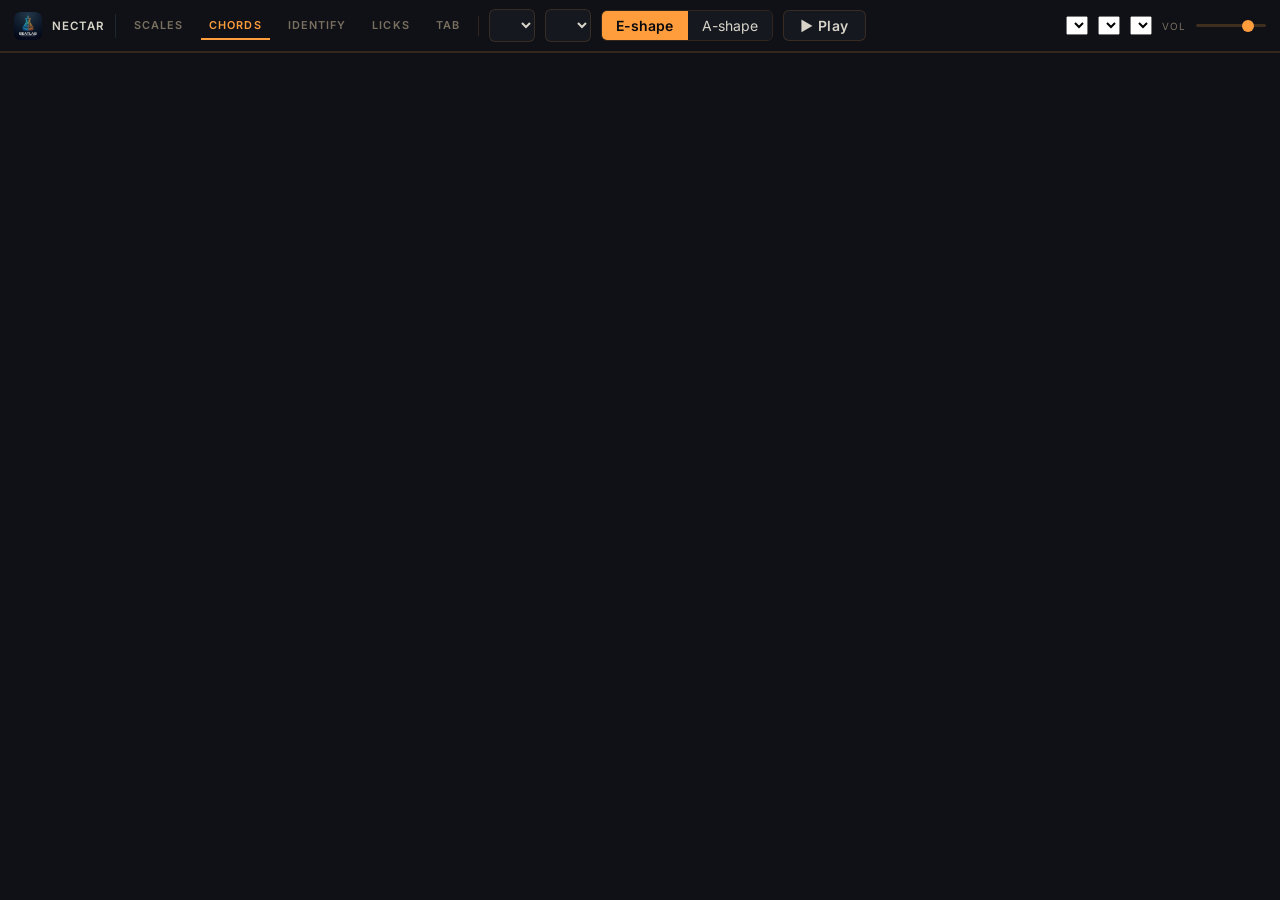
<file: nectar/chords.html>
<!DOCTYPE html>
<html lang="en">
<head>
  <meta charset="UTF-8">
  <meta name="viewport" content="width=device-width, initial-scale=1.0">
  <title>Nectar — BeatLab</title>
  <link rel="icon" type="image/png" href="../icon.png">
  <link rel="preconnect" href="https://fonts.googleapis.com">
  <link href="https://fonts.googleapis.com/css2?family=Inter:wght@300..700&display=swap" rel="stylesheet">
  <style>
    *, *::before, *::after { box-sizing: border-box; margin: 0; padding: 0; }

    :root {
      --bg: #07080d;
      --surface: #0f1117;
      --surface-2: #161820;
      --border: rgba(255,160,60,0.15);
      --root-color: #ff9d3d;
      --scale-color: #e8e8e8;
      --active-color: #ffcf6b;
      --text: #d8d4c8;
      --text-muted: #7a7060;
      --font: 'Inter', system-ui, sans-serif;
    }

    html, body {
      height: 100%;
      background: var(--bg);
      color: var(--text);
      font-family: var(--font);
      overflow: hidden;
    }

    #app {
      display: flex;
      flex-direction: column;
      height: 100vh;
    }

    #top-bar {
      height: 52px;
      background: var(--surface);
      border-bottom: 1px solid var(--border);
      display: flex;
      align-items: center;
      gap: 10px;
      padding: 0 14px;
      flex-shrink: 0;
      overflow-x: auto;
      overflow-y: hidden;
    }

    .home-link {
      text-decoration: none;
      font-size: 0.68rem;
      letter-spacing: 0.08em;
      color: var(--root-color);
      opacity: 0.6;
      white-space: nowrap;
      flex-shrink: 0;
    }
    .home-link:hover { opacity: 1; }

    .topbar-divider { width: 1px; height: 20px; background: var(--border); flex-shrink: 0; }

    .wordmark {
      font-size: 0.7rem;
      font-weight: 700;
      letter-spacing: 0.2em;
      color: var(--root-color);
      text-transform: uppercase;
      white-space: nowrap;
      flex-shrink: 0;
    }

    .nectar-tab {
      font-family: var(--font);
      font-size: 0.68rem;
      font-weight: 600;
      letter-spacing: 0.1em;
      text-transform: uppercase;
      color: var(--text-muted);
      text-decoration: none;
      background: none;
      border: none;
      border-bottom: 2px solid transparent;
      padding: 6px 8px;
      cursor: pointer;
      white-space: nowrap;
      flex-shrink: 0;
      transition: color 0.12s, border-color 0.12s;
    }
    .nectar-tab:hover { color: var(--text); }
    .nectar-tab.active { color: var(--root-color); border-bottom-color: var(--root-color); }

    .topbar-right { margin-left: auto; display: flex; align-items: center; gap: 10px; flex-shrink: 0; }
    .vol-label { font-size: 0.62rem; letter-spacing: 0.1em; text-transform: uppercase; color: var(--text-muted); }
    #vol-slider {
      -webkit-appearance: none; appearance: none;
      width: 70px; height: 3px; background: rgba(255,160,60,0.2); border-radius: 999px; outline: none; cursor: pointer;
    }
    #vol-slider::-webkit-slider-thumb {
      -webkit-appearance: none; width: 12px; height: 12px; border-radius: 50%;
      background: var(--root-color); cursor: pointer;
    }

    .controls {
      display: flex;
      align-items: center;
      gap: 10px;
      flex-shrink: 0;
    }

    .controls select {
      background: var(--surface-2);
      border: 1px solid var(--border);
      color: var(--text);
      border-radius: 6px;
      padding: 6px 12px;
      font-family: var(--font);
      font-size: 0.875rem;
      cursor: pointer;
      outline: none;
      transition: border-color 0.15s;
    }

    .controls select:hover,
    .controls select:focus {
      border-color: var(--root-color);
    }

    .voicing-toggle {
      display: flex;
      border: 1px solid var(--border);
      border-radius: 6px;
      overflow: hidden;
    }

    .voicing-btn {
      background: var(--surface-2);
      border: none;
      color: var(--text);
      padding: 6px 14px;
      font-family: var(--font);
      font-size: 0.875rem;
      cursor: pointer;
      transition: background 0.15s, color 0.15s;
      outline: none;
    }

    .voicing-btn:first-child {
      border-right: 1px solid var(--border);
    }

    .voicing-btn.active {
      background: var(--root-color);
      color: #07080d;
      font-weight: 600;
    }

    .voicing-btn:not(.active):hover {
      border-color: var(--root-color);
      color: var(--root-color);
    }

    #play-btn {
      background: var(--surface-2);
      border: 1px solid var(--border);
      color: var(--text);
      border-radius: 6px;
      padding: 6px 16px;
      font-family: var(--font);
      font-size: 0.875rem;
      font-weight: 600;
      cursor: pointer;
      outline: none;
      transition: background 0.15s, color 0.15s, border-color 0.15s;
      letter-spacing: 0.03em;
    }

    #play-btn:hover {
      border-color: var(--root-color);
    }

    #play-btn.playing {
      background: var(--root-color);
      color: #07080d;
      border-color: var(--root-color);
    }

    #identify-link {
      color: var(--text-muted);
      text-decoration: none;
      font-size: 0.875rem;
      font-weight: 600;
      letter-spacing: 0.03em;
      white-space: nowrap;
      transition: color 0.15s;
    }

    #identify-link:hover { color: var(--root-color); }

    /* Select option styling */
    option {
      background: var(--surface-2);
      color: var(--text);
    }

    #fretboard-container {
      flex-shrink: 0;
      background: #1a1208;
    }

    #chord-card {
      flex: 1;
      background: var(--surface);
      border-top: 1px solid var(--border);
      padding: 16px 28px;
      display: flex;
      flex-direction: column;
      justify-content: center;
      gap: 8px;
      overflow: hidden;
    }

    #chord-title {
      font-size: 1.15rem;
      font-weight: 700;
      color: var(--text);
    }

    #chord-intervals {
      display: flex;
      gap: 10px;
      flex-wrap: wrap;
    }

    .interval-chip {
      display: flex;
      flex-direction: column;
      align-items: center;
      background: var(--surface-2);
      border: 1px solid var(--border);
      border-radius: 8px;
      padding: 6px 12px;
      min-width: 52px;
      gap: 2px;
    }

    .interval-chip .note-name {
      font-size: 0.95rem;
      font-weight: 700;
    }

    .interval-chip .int-name {
      font-size: 0.68rem;
      color: var(--text-muted);
    }

    #chord-theory {
      font-size: 0.8rem;
      color: var(--text-muted);
      border-left: 2px solid var(--border);
      padding-left: 10px;
    }
  </style>
</head>
<body>
  <div id="app">
    <header id="top-bar">
      <a href="index.html" class="nectar-tab">Scales</a>
      <a href="chords.html" class="nectar-tab active">Chords</a>
      <a href="identify.html" class="nectar-tab">Identify</a>
      <a href="licks.html" class="nectar-tab">Licks</a>
      <a href="tab.html" class="nectar-tab">Tab</a>
      <div class="topbar-divider"></div>
      <div class="controls">
        <select id="root-select"></select>
        <select id="chord-select"></select>
        <div class="voicing-toggle">
          <button class="voicing-btn active" id="btn-e">E-shape</button>
          <button class="voicing-btn" id="btn-a">A-shape</button>
        </div>
        <button id="play-btn">&#9654; Play</button>
      </div>
      <div class="topbar-right">
        <select id="instrument-select"></select>
        <select id="tuning-select"></select>
        <select id="tone-select"></select>
        <span class="vol-label">Vol</span>
        <input type="range" id="vol-slider" min="0" max="1" step="0.01" value="0.8">
      </div>
    </header>
    <div id="fretboard-container"></div>
    <div id="chord-card">
      <div id="chord-title"></div>
      <div id="chord-intervals"></div>
      <div id="chord-theory"></div>
    </div>
  </div>

  <script type="module">
    // Chords: chord explorer on the shared Nectar neck + synth (see nectar/shared/).
    import { NOTE_NAMES, ROOT_MIDI, OPEN_MIDI, STRING_NAMES, INSTRUMENT, TUNING, FRET_COUNT, INTERVAL_COLORS, midiAt, degree, positionsInScale, stringsLowToHigh, onTuningChange } from './shared/theory.js';
    import { setupAudio } from './shared/audio-ui.js';
    import { setupInstrument } from './shared/instrument-ui.js';
    import { Neck, ghostDots } from './shared/neck.js';

    // ─── Chord Data ───────────────────────────────────────────────────────────

    const INTERVAL_LABELS = {
      0: 'R', 2: '9', 3: 'm3', 4: '3', 5: '4',
      6: '♭5', 7: '5', 8: '♯5', 9: '°7', 10: '♭7', 11: '7', 14: '9',
    };

    const INTERVAL_NAMES = {
      0: 'Root', 2: 'Maj 2nd', 3: 'Min 3rd', 4: 'Maj 3rd', 5: 'Perf 4th',
      6: 'Dim 5th', 7: 'Perf 5th', 8: 'Aug 5th', 9: 'Dim 7th',
      10: 'Min 7th', 11: 'Maj 7th', 14: 'Maj 9th',
    };

    const CHORDS = {
      'major': {
        name: 'Major', symbol: '',
        intervals: [0, 4, 7],
        theory: 'The major third (4 semitones up from root) is the single note that makes this chord sound bright and happy. Lower it by one semitone and you get a minor chord.',
      },
      'minor': {
        name: 'Minor', symbol: 'm',
        intervals: [0, 3, 7],
        theory: 'The minor third (3 semitones) — just one semitone lower than the major third — is the entire reason this chord sounds darker and more melancholic.',
      },
      'dom7': {
        name: 'Dominant 7th', symbol: '7',
        intervals: [0, 4, 7, 10],
        theory: 'Major triad plus a minor 7th. The interval between the major 3rd and minor 7th is a tritone — maximum tension that strongly wants to resolve a 4th upward.',
      },
      'maj7': {
        name: 'Major 7th', symbol: 'maj7',
        intervals: [0, 4, 7, 11],
        theory: 'The major 7th sits just a semitone below the octave. It adds a dreamy, sophisticated colour — less tense than the dominant 7th, more like a colour note.',
      },
      'min7': {
        name: 'Minor 7th', symbol: 'm7',
        intervals: [0, 3, 7, 10],
        theory: 'Minor triad with a minor 7th. Smoother than the dominant 7th — less tension, more colour. The foundation of jazz and R&B harmony.',
      },
      'sus2': {
        name: 'Suspended 2nd', symbol: 'sus2',
        intervals: [0, 2, 7],
        theory: 'No third at all — the 2nd replaces it. Neither major nor minor, which gives it an open, ambiguous quality. Often resolves to the major or minor.',
      },
      'sus4': {
        name: 'Suspended 4th', symbol: 'sus4',
        intervals: [0, 5, 7],
        theory: 'The 4th replaces the 3rd — creates tension that wants to resolve down to the major third. Very common as a passing chord or for rhythmic colour.',
      },
      'dim': {
        name: 'Diminished', symbol: 'dim',
        intervals: [0, 3, 6],
        theory: 'Two minor thirds stacked on top of each other. The diminished fifth (tritone) creates maximum instability — strong gravitational pull to resolve.',
      },
      'dim7': {
        name: 'Diminished 7th', symbol: '°7',
        intervals: [0, 3, 6, 9],
        theory: 'Four minor thirds stacked — perfectly symmetric. The chord sounds identical from any of its four notes. Maximum tension and drama.',
      },
      'aug': {
        name: 'Augmented', symbol: '+',
        intervals: [0, 4, 8],
        theory: 'Two major thirds stacked. The augmented fifth (one semitone above a perfect fifth) creates an eerie, unresolved quality. Symmetric like diminished.',
      },
    };

    // ─── Voicing Computation ──────────────────────────────────────────────────

    // shape 0 = root on the lowest string (E-shape in standard), 1 = root on the next one up
    // (A-shape; strings below it muted). Returns one entry per string, lowest first:
    // { string, fret, interval } or { string, muted: true }.
    function computeVoicing(chordKey, rootMidi, shape) {
      const { intervals } = CHORDS[chordKey];
      const anchor = stringsLowToHigh()[shape];
      const rootFret = degree(rootMidi, OPEN_MIDI[anchor]);
      const voicing = [];
      for (const string of stringsLowToHigh()) {
        if (OPEN_MIDI[string] < OPEN_MIDI[anchor]) { voicing.push({ string, muted: true }); continue; }
        let found = null;
        for (let fret = rootFret; fret <= Math.min(rootFret + 4, FRET_COUNT); fret++) {
          const interval = degree(midiAt(string, fret), rootMidi);
          if (intervals.includes(interval)) { found = { string, fret, interval }; break; }
        }
        voicing.push(found || { string, muted: true });
      }
      return voicing;
    }

    // ─── Chord Card ───────────────────────────────────────────────────────────

    function updateChordCard(chordKey, rootMidi) {
      const chord = CHORDS[chordKey];
      const rootName = NOTE_NAMES[rootMidi % 12];
      const symbol = chord.symbol;
      document.getElementById('chord-title').textContent = symbol
        ? `${rootName}${symbol} — ${rootName} ${chord.name}`
        : `${rootName} — ${rootName} ${chord.name}`;
      document.getElementById('chord-theory').textContent = chord.theory;

      const container = document.getElementById('chord-intervals');
      container.innerHTML = '';
      for (const interval of chord.intervals) {
        const color = INTERVAL_COLORS[interval] || '#fff';
        const chip = document.createElement('div');
        chip.className = 'interval-chip';
        chip.style.borderColor = color + '55';
        const noteEl = document.createElement('div');
        noteEl.className = 'note-name';
        noteEl.style.color = color;
        noteEl.textContent = NOTE_NAMES[(rootMidi + interval) % 12];
        const nameEl = document.createElement('div');
        nameEl.className = 'int-name';
        nameEl.textContent = INTERVAL_NAMES[interval] || '';
        chip.appendChild(noteEl);
        chip.appendChild(nameEl);
        container.appendChild(chip);
      }
    }

    // ─── UI ───────────────────────────────────────────────────────────────────

    let currentChord = 'major';
    let currentRoot  = 69; // A
    let shape        = 0;  // 0 = E-shape, 1 = A-shape (see computeVoicing)

    const synth = setupAudio();
    const neck = new Neck(document.getElementById('fretboard-container'), {
      interaction: 'strum',
      onPluck: (note) => {
        synth.audition([note]);
        neck.flash(note);
      },
    });

    function rerender() {
      const { intervals } = CHORDS[currentChord];
      const voicing = computeVoicing(currentChord, currentRoot, shape);
      const voiced = new Set(voicing.filter((v) => !v.muted).map((v) => `${v.string}:${v.fret}`));
      const tones = positionsInScale(currentRoot, intervals);
      const toneKeys = new Set(tones.map((t) => `${t.string}:${t.fret}`));

      const muted = voicing.filter((v) => v.muted).map((v) => v.string);
      neck.setLayer('ghost', ghostDots(neck.frets, 0.12).filter((d) =>
        !toneKeys.has(`${d.string}:${d.fret}`) && !(d.fret === 0 && muted.includes(d.string))));
      // Every chord tone across the neck: small and dim, labelled by interval.
      // (On muted strings the open position shows only the X.)
      neck.setLayer('scale', tones.filter((t) => !voiced.has(`${t.string}:${t.fret}`) && !(t.fret === 0 && muted.includes(t.string))).map((t) => ({
        ...t, size: 'sm', fill: INTERVAL_COLORS[t.degree] || '#fff', opacity: 0.4,
        label: INTERVAL_LABELS[t.degree] || '', labelColor: '#fff', labelSize: 7,
      })));
      // The voicing itself: large, bright, glowing.
      neck.setLayer('main', voicing.filter((v) => !v.muted).map((v) => ({
        ...v, size: 12, fill: INTERVAL_COLORS[v.interval] || '#fff', glow: true, label: INTERVAL_LABELS[v.interval] || '',
      })));
      neck.setMuted(muted);
      updateChordCard(currentChord, currentRoot);
    }

    const rootSelect = document.getElementById('root-select');
    NOTE_NAMES.forEach((name, i) => rootSelect.appendChild(new Option(name, i, false, ROOT_MIDI[i] === currentRoot)));

    const chordSelect = document.getElementById('chord-select');
    Object.entries(CHORDS).forEach(([key, c]) => chordSelect.appendChild(new Option(c.name, key, false, key === currentChord)));

    const btnE = document.getElementById('btn-e');
    const btnA = document.getElementById('btn-a');
    function setShape(sh) {
      shape = sh;
      btnE.classList.toggle('active', sh === 0);
      btnA.classList.toggle('active', sh === 1);
      rerender();
    }
    btnE.addEventListener('click', () => setShape(0));
    btnA.addEventListener('click', () => setShape(1));

    // "E-shape"/"A-shape" only mean something on a standard-tuned guitar.
    function labelShapes() {
      const [low, next] = stringsLowToHigh();
      const standardGuitar = INSTRUMENT.id === 'guitar' && TUNING.id === 'standard';
      btnE.textContent = standardGuitar ? 'E-shape' : `Root on ${STRING_NAMES[low]}`;
      btnA.textContent = standardGuitar ? 'A-shape' : `Root on ${STRING_NAMES[next]}`;
    }

    function setRoot(i) {
      rootSelect.value = i;
      currentRoot = ROOT_MIDI[i];
      rerender();
    }
    rootSelect.addEventListener('change', (e) => setRoot(parseInt(e.target.value)));
    chordSelect.addEventListener('change', (e) => { currentChord = e.target.value; rerender(); });

    // Down-strum: voiced notes low E → high e, 60ms apart.
    const playBtn = document.getElementById('play-btn');
    function playChord() {
      const notes = computeVoicing(currentChord, currentRoot, shape).filter((v) => !v.muted);
      const delays = synth.audition(notes, 0.06);
      playBtn.classList.add('playing');
      notes.forEach((n, i) => setTimeout(() => neck.flash(n), delays[i]));
      setTimeout(() => playBtn.classList.remove('playing'), delays[delays.length - 1] + 400);
    }
    playBtn.addEventListener('click', playChord);

    window.addEventListener('keydown', (e) => {
      if (e.target.tagName === 'INPUT' || e.target.tagName === 'SELECT') return;
      if (e.code === 'Space') { e.preventDefault(); playChord(); return; }
      if (e.code === 'ArrowRight') setRoot((ROOT_MIDI.indexOf(currentRoot) + 1) % 12);
      if (e.code === 'ArrowLeft') setRoot((ROOT_MIDI.indexOf(currentRoot) + 11) % 12);
    });

    setupInstrument();
    onTuningChange(() => { labelShapes(); rerender(); });
    labelShapes();
    rerender();
  </script>

  <style>
    #rotate-prompt {
      display: none;
      position: fixed; inset: 0; z-index: 9999;
      background: #07080d;
      flex-direction: column;
      align-items: center;
      justify-content: center;
      gap: 20px;
      color: #6a7a8a;
      font-family: 'Inter', system-ui, sans-serif;
      font-size: 0.9rem;
      letter-spacing: 0.06em;
    }
    #rotate-prompt svg { opacity: 0.5; animation: rotate-hint 2s ease-in-out infinite; }
    @keyframes rotate-hint {
      0%, 100% { transform: rotate(0deg); }
      50% { transform: rotate(90deg); }
    }
    @media (pointer: coarse) and (orientation: portrait) {
      #rotate-prompt { display: flex; }
    }
    body.is-touch.is-portrait #rotate-prompt { display: flex; }
  </style>
  <script>
    (function() {
      var isTouch = navigator.maxTouchPoints > 0 || 'ontouchstart' in window;
      if (isTouch) {
        document.body.classList.add('is-touch');
        function checkOrientation() {
          document.body.classList.toggle('is-portrait', window.innerHeight > window.innerWidth);
        }
        checkOrientation();
        window.addEventListener('resize', checkOrientation);
      }
    })();
  </script>
  <div id="rotate-prompt">
    <svg width="48" height="48" viewBox="0 0 24 24" fill="none" stroke="currentColor" stroke-width="1.5">
      <rect x="5" y="2" width="14" height="20" rx="2"/>
      <path d="M12 18h.01"/>
    </svg>
    <p>Rotate for best experience</p>
  </div>

<script type="module">
import { initTopnav } from '../core/topnav.js';
initTopnav({ current: 'nectar', root: '../', label: 'Nectar' });
</script>
</body>
</html>
</file>
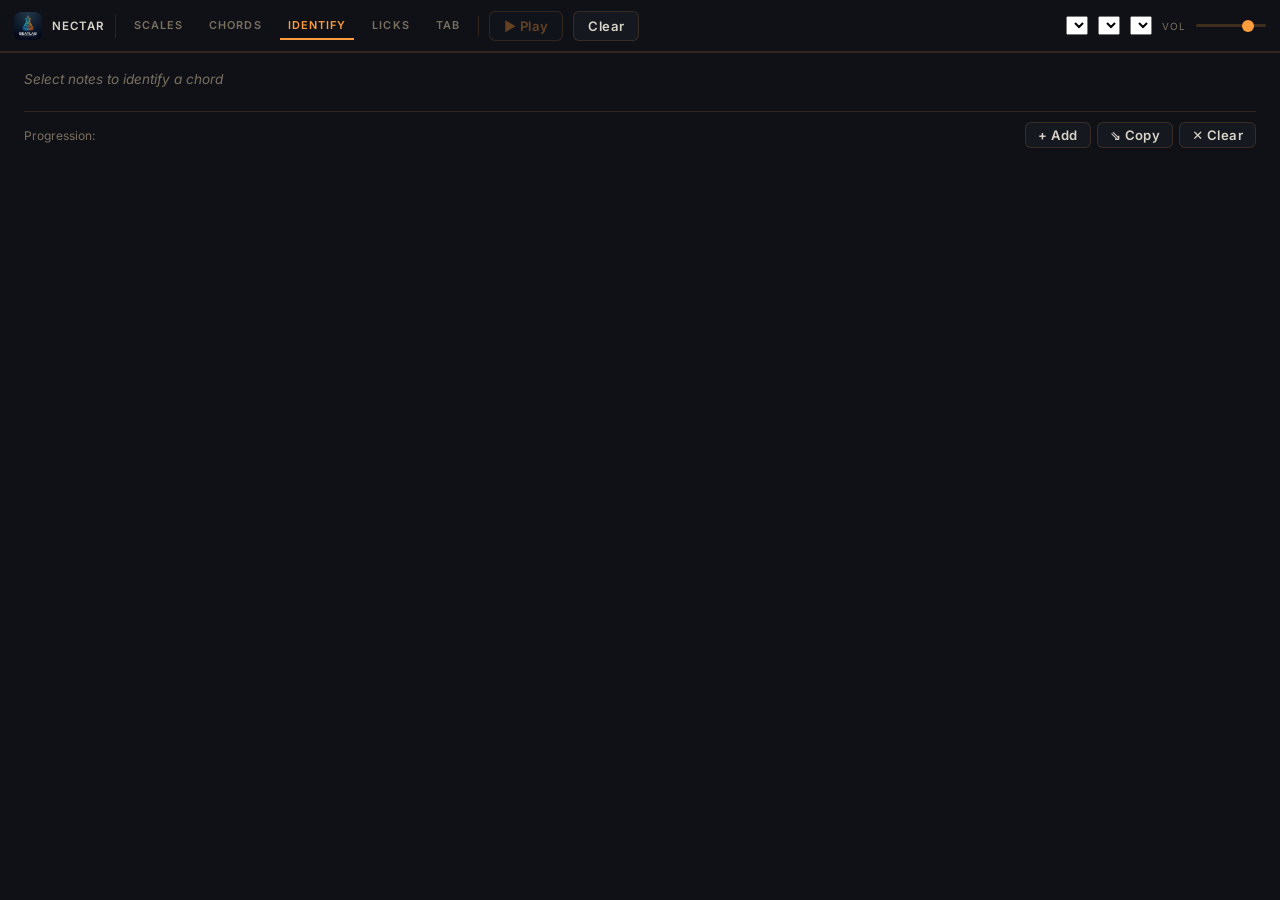
<file: nectar/identify.html>
<!DOCTYPE html>
<html lang="en">
<head>
  <meta charset="UTF-8">
  <meta name="viewport" content="width=device-width, initial-scale=1.0">
  <title>Nectar — BeatLab</title>
  <link rel="icon" type="image/png" href="../icon.png">
  <link rel="preconnect" href="https://fonts.googleapis.com">
  <link href="https://fonts.googleapis.com/css2?family=Inter:wght@300..700&display=swap" rel="stylesheet">
  <style>
    *, *::before, *::after { box-sizing: border-box; margin: 0; padding: 0; }

    :root {
      --bg: #07080d;
      --surface: #0f1117;
      --surface-2: #161820;
      --border: rgba(255,160,60,0.15);
      --root-color: #ff9d3d;
      --scale-color: #e8e8e8;
      --active-color: #ffcf6b;
      --text: #d8d4c8;
      --text-muted: #7a7060;
      --font: 'Inter', system-ui, sans-serif;
    }

    html, body {
      height: 100%;
      background: var(--bg);
      color: var(--text);
      font-family: var(--font);
      overflow: hidden;
    }

    #app {
      display: flex;
      flex-direction: column;
      height: 100vh;
    }

    #top-bar {
      height: 52px;
      background: var(--surface);
      border-bottom: 1px solid var(--border);
      display: flex;
      align-items: center;
      gap: 10px;
      padding: 0 14px;
      flex-shrink: 0;
      overflow-x: auto;
      overflow-y: hidden;
    }

    .home-link {
      text-decoration: none;
      font-size: 0.68rem;
      letter-spacing: 0.08em;
      color: var(--root-color);
      opacity: 0.6;
      white-space: nowrap;
      flex-shrink: 0;
    }
    .home-link:hover { opacity: 1; }

    .topbar-divider { width: 1px; height: 20px; background: var(--border); flex-shrink: 0; }

    .wordmark {
      font-size: 0.7rem;
      font-weight: 700;
      letter-spacing: 0.2em;
      color: var(--root-color);
      text-transform: uppercase;
      white-space: nowrap;
      flex-shrink: 0;
    }

    .nectar-tab {
      font-family: var(--font);
      font-size: 0.68rem;
      font-weight: 600;
      letter-spacing: 0.1em;
      text-transform: uppercase;
      color: var(--text-muted);
      text-decoration: none;
      background: none;
      border: none;
      border-bottom: 2px solid transparent;
      padding: 6px 8px;
      cursor: pointer;
      white-space: nowrap;
      flex-shrink: 0;
      transition: color 0.12s, border-color 0.12s;
    }
    .nectar-tab:hover { color: var(--text); }
    .nectar-tab.active { color: var(--root-color); border-bottom-color: var(--root-color); }

    .topbar-right { margin-left: auto; display: flex; align-items: center; gap: 10px; flex-shrink: 0; }
    .vol-label { font-size: 0.62rem; letter-spacing: 0.1em; text-transform: uppercase; color: var(--text-muted); }
    #vol-slider {
      -webkit-appearance: none; appearance: none;
      width: 70px; height: 3px; background: rgba(255,160,60,0.2); border-radius: 999px; outline: none; cursor: pointer;
    }
    #vol-slider::-webkit-slider-thumb {
      -webkit-appearance: none; width: 12px; height: 12px; border-radius: 50%;
      background: var(--root-color); cursor: pointer;
    }

    .topbar-action-btn {
      background: var(--surface-2);
      border: 1px solid var(--border);
      color: var(--text);
      border-radius: 6px;
      padding: 6px 14px;
      font-family: var(--font);
      font-size: 0.82rem;
      font-weight: 600;
      cursor: pointer;
      outline: none;
      transition: background 0.15s, color 0.15s, border-color 0.15s;
      letter-spacing: 0.03em;
      flex-shrink: 0;
      white-space: nowrap;
    }

    #play-btn {
      border-color: rgba(255, 157, 61, 0.4);
      color: var(--root-color);
    }

    #play-btn:hover {
      background: rgba(255, 157, 61, 0.08);
      border-color: var(--root-color);
    }

    #play-btn:disabled {
      opacity: 0.35;
      cursor: default;
    }

    #clear-btn:hover {
      border-color: var(--root-color);
      color: var(--root-color);
    }

    #fretboard-container {
      flex-shrink: 0;
      background: #1a1208;
    }

    #bottom-card {
      flex: 1;
      background: var(--surface);
      border-top: 1px solid var(--border);
      padding: 14px 24px;
      display: flex;
      flex-direction: column;
      gap: 10px;
      overflow: hidden;
    }

    .pitch-chips { display: flex; gap: 6px; flex-wrap: wrap; align-items: center; min-height: 24px; }

    .pitch-chip {
      background: var(--root-color);
      color: #07080d;
      border-radius: 12px;
      padding: 2px 10px;
      font-size: 0.8rem;
      font-weight: 700;
    }

    .empty-hint { color: var(--text-muted); font-size: 0.85rem; font-style: italic; }

    .match-primary { display: flex; flex-direction: column; gap: 1px; }
    .match-symbol  { font-size: 1.5rem; font-weight: 800; color: var(--root-color); line-height: 1.1; }
    .match-name    { font-size: 0.8rem; color: var(--text-muted); }

    .match-alts { display: flex; gap: 8px; flex-wrap: wrap; }

    .alt-chip {
      background: var(--surface-2);
      border: 1px solid var(--border);
      border-radius: 6px;
      padding: 4px 12px;
      font-size: 0.82rem;
      color: var(--text);
      cursor: pointer;
      transition: border-color 0.15s, color 0.15s;
    }

    .alt-chip:hover, .alt-chip.selected {
      border-color: var(--root-color);
      color: var(--root-color);
    }

    .prog-divider { border: none; border-top: 1px solid var(--border); margin: 0; }

    .prog-section { display: flex; align-items: center; gap: 8px; flex-wrap: wrap; }

    .prog-label { font-size: 0.75rem; color: var(--text-muted); white-space: nowrap; }

    .prog-chips { display: flex; gap: 6px; flex-wrap: wrap; flex: 1; }

    .prog-chip {
      background: var(--surface-2);
      border: 1px solid var(--border);
      border-radius: 6px;
      padding: 3px 10px;
      font-size: 0.85rem;
      font-weight: 600;
      color: var(--text);
      cursor: pointer;
      transition: border-color 0.15s, color 0.15s;
    }

    .prog-chip:hover { border-color: rgba(255,100,100,0.5); color: #ff6b6b; }

    .prog-actions { display: flex; gap: 6px; flex-shrink: 0; }

    .prog-action-btn {
      background: var(--surface-2);
      border: 1px solid var(--border);
      color: var(--text);
      border-radius: 6px;
      padding: 4px 12px;
      font-family: var(--font);
      font-size: 0.82rem;
      font-weight: 600;
      cursor: pointer;
      outline: none;
      transition: border-color 0.15s, color 0.15s;
      letter-spacing: 0.03em;
    }

    .prog-action-btn:hover {
      border-color: var(--root-color);
      color: var(--root-color);
    }

    /* Select option styling */
    option {
      background: var(--surface-2);
      color: var(--text);
    }
  </style>
</head>
<body>
  <div id="app">
    <header id="top-bar">
      <a href="index.html" class="nectar-tab">Scales</a>
      <a href="chords.html" class="nectar-tab">Chords</a>
      <a href="identify.html" class="nectar-tab active">Identify</a>
      <a href="licks.html" class="nectar-tab">Licks</a>
      <a href="tab.html" class="nectar-tab">Tab</a>
      <div class="topbar-divider"></div>
      <button id="play-btn" class="topbar-action-btn" disabled>&#9654; Play</button>
      <button id="clear-btn" class="topbar-action-btn">Clear</button>
      <div class="topbar-right">
        <select id="instrument-select"></select>
        <select id="tuning-select"></select>
        <select id="tone-select"></select>
        <span class="vol-label">Vol</span>
        <input type="range" id="vol-slider" min="0" max="1" step="0.01" value="0.8">
      </div>
    </header>
    <div id="fretboard-container"></div>
    <div id="bottom-card">
      <div class="pitch-chips" id="pitch-chips">
        <span class="empty-hint">Select notes to identify a chord</span>
      </div>
      <div class="match-primary" id="match-primary" style="display:none">
        <div class="match-symbol" id="match-symbol"></div>
        <div class="match-name" id="match-name"></div>
      </div>
      <div class="match-alts" id="match-alts"></div>
      <hr class="prog-divider">
      <div class="prog-section">
        <span class="prog-label">Progression:</span>
        <div class="prog-chips" id="prog-chips"></div>
        <div class="prog-actions">
          <button class="prog-action-btn" id="add-btn">+ Add</button>
          <button class="prog-action-btn" id="copy-btn">&#8664; Copy</button>
          <button class="prog-action-btn" id="prog-clear-btn">&#10005; Clear</button>
        </div>
      </div>
    </div>
  </div>

  <script type="module">
    // Identify: chord identifier on the shared Nectar neck + synth (see nectar/shared/).
    import { NOTE_NAMES, INTERVAL_COLORS, midiAt, onTuningChange } from './shared/theory.js';
    import { setupAudio } from './shared/audio-ui.js';
    import { setupInstrument } from './shared/instrument-ui.js';
    import { Neck, ghostDots } from './shared/neck.js';

    // ─── Chord Templates ──────────────────────────────────────────────────────

    const CHORD_TEMPLATES = [
      { key: 'power',   name: 'Power',            symbol: '5',      intervals: [0,7],           priority: 4 },
      { key: 'major',   name: 'Major',            symbol: '',       intervals: [0,4,7],         priority: 10 },
      { key: 'minor',   name: 'Minor',            symbol: 'm',      intervals: [0,3,7],         priority: 10 },
      { key: 'dim',     name: 'Diminished',       symbol: '°',      intervals: [0,3,6],         priority: 8 },
      { key: 'aug',     name: 'Augmented',        symbol: '+',      intervals: [0,4,8],         priority: 8 },
      { key: 'sus2',    name: 'Sus 2',            symbol: 'sus2',   intervals: [0,2,7],         priority: 7 },
      { key: 'sus4',    name: 'Sus 4',            symbol: 'sus4',   intervals: [0,5,7],         priority: 7 },
      { key: 'dom7',    name: 'Dominant 7th',     symbol: '7',      intervals: [0,4,7,10],      priority: 9 },
      { key: 'maj7',    name: 'Major 7th',        symbol: 'maj7',   intervals: [0,4,7,11],      priority: 9 },
      { key: 'min7',    name: 'Minor 7th',        symbol: 'm7',     intervals: [0,3,7,10],      priority: 9 },
      { key: 'dim7',    name: 'Diminished 7th',   symbol: '°7',     intervals: [0,3,6,9],       priority: 8 },
      { key: 'hdim7',   name: 'Half-Dim 7th',     symbol: 'm7♭5',   intervals: [0,3,6,10],      priority: 8 },
      { key: 'minmaj7', name: 'Minor-Major 7th',  symbol: 'mM7',    intervals: [0,3,7,11],      priority: 7 },
      { key: 'aug7',    name: 'Augmented 7th',    symbol: '7+',     intervals: [0,4,8,10],      priority: 7 },
      { key: 'augmaj7', name: 'Aug Major 7th',    symbol: 'maj7+',  intervals: [0,4,8,11],      priority: 6 },
      { key: 'maj6',    name: 'Major 6th',        symbol: '6',      intervals: [0,4,7,9],       priority: 7 },
      { key: 'min6',    name: 'Minor 6th',        symbol: 'm6',     intervals: [0,3,7,9],       priority: 7 },
      { key: '6_9',     name: '6/9',              symbol: '6/9',    intervals: [0,2,4,7,9],     priority: 6 },
      { key: 'dom9',    name: 'Dominant 9th',     symbol: '9',      intervals: [0,2,4,7,10],    priority: 8 },
      { key: 'maj9',    name: 'Major 9th',        symbol: 'maj9',   intervals: [0,2,4,7,11],    priority: 8 },
      { key: 'min9',    name: 'Minor 9th',        symbol: 'm9',     intervals: [0,2,3,7,10],    priority: 8 },
      { key: 'add9',    name: 'Add 9',            symbol: 'add9',   intervals: [0,2,4,7],       priority: 7 },
      { key: 'minadd9', name: 'Minor Add 9',      symbol: 'madd9',  intervals: [0,2,3,7],       priority: 7 },
      { key: '7sus2',   name: '7sus2',            symbol: '7sus2',  intervals: [0,2,7,10],      priority: 6 },
      { key: '7sus4',   name: '7sus4',            symbol: '7sus4',  intervals: [0,5,7,10],      priority: 6 },
      { key: 'dom11',   name: 'Dominant 11th',    symbol: '11',     intervals: [0,2,4,5,7,10],  priority: 7 },
      { key: 'min11',   name: 'Minor 11th',       symbol: 'm11',    intervals: [0,2,3,5,7,10],  priority: 7 },
      { key: 'dom7s9',  name: '7♯9 (Hendrix)',    symbol: '7♯9',    intervals: [0,3,4,7,10],    priority: 7 },
      { key: 'dom7b9',  name: '7♭9',              symbol: '7♭9',    intervals: [0,1,4,7,10],    priority: 7 },
      { key: 'dom7b5',  name: '7♭5',              symbol: '7♭5',    intervals: [0,4,6,10],      priority: 6 },
      { key: 'dom7s11', name: '7♯11',             symbol: '7♯11',   intervals: [0,4,6,7,10],    priority: 6 },
      { key: 'dom13',   name: 'Dominant 13th',    symbol: '13',     intervals: [0,2,4,7,9,10],  priority: 6 },
      { key: 'quartal', name: 'Quartal',          symbol: '(qrt)',  intervals: [0,5,10],        priority: 4 },
    ];

    // ─── Chord Identification ─────────────────────────────────────────────────

    // selectedKeys: Set<"string:fret">
    // Returns array of match objects sorted by score descending, max 5
    function identifyChord(selectedKeys) {
      if (selectedKeys.size === 0) return [];

      const pitchClasses = [...new Set(
        [...selectedKeys].map(k => {
          const [s, f] = k.split(':').map(Number);
          return midiAt(s, f) % 12;
        })
      )];

      if (pitchClasses.length < 2) return [];

      const results = [];
      for (const root of pitchClasses) {
        const relIntervals = pitchClasses.map(pc => ((pc - root) + 12) % 12);
        for (const tmpl of CHORD_TEMPLATES) {
          const score = scoreChordMatch(relIntervals, tmpl);
          if (score > 0) {
            results.push({
              root,
              rootName: NOTE_NAMES[root],
              key: tmpl.key,
              name: tmpl.name,
              symbol: tmpl.symbol,
              fullName: NOTE_NAMES[root] + tmpl.symbol,
              score,
              templateIntervals: tmpl.intervals,
            });
          }
        }
      }

      results.sort((a, b) => b.score - a.score);
      const seen = new Set();
      return results.filter(r => {
        if (seen.has(r.fullName)) return false;
        seen.add(r.fullName);
        return true;
      }).slice(0, 5);
    }

    function scoreChordMatch(selectedIntervals, tmpl) {
      const sel = new Set(selectedIntervals);
      const tmplSet = new Set(tmpl.intervals);

      if (!sel.has(0)) return 0;

      // Higher weight for defining intervals
      const W = i => ({ 0:3, 3:2.5, 4:2.5, 11:2, 10:2, 6:2, 8:2 }[i] ?? 1.5);

      let score = 0;
      let matchCount = 0;

      for (const i of tmpl.intervals) {
        if (sel.has(i)) { score += W(i); matchCount++; }
        else            { score -= W(i) * 0.5; }
      }

      // Penalty for extra notes not in template
      for (const i of selectedIntervals) {
        if (!tmplSet.has(i)) score -= 0.3;
      }

      // Require at least 60% of template matched
      if (matchCount / tmpl.intervals.length < 0.6) return 0;

      return score * (tmpl.priority / 10);
    }

    // ─── State ────────────────────────────────────────────────────────────────

    const selectedKeys = new Set(); // "string:fret"
    let matches = [];
    let selectedAltIdx = 0; // which match is "chosen" for Add to progression
    let progression = []; // array of chord fullName strings e.g. ["Am", "F", "C"]

    // ─── DOM Rendering ────────────────────────────────────────────────────────

    function renderBottom() {
      // Pitch chips
      const pitchContainer = document.getElementById('pitch-chips');
      pitchContainer.innerHTML = '';
      if (selectedKeys.size === 0) {
        const hint = document.createElement('span');
        hint.className = 'empty-hint';
        hint.textContent = 'Select notes to identify a chord';
        pitchContainer.appendChild(hint);
      } else {
        const pcs = [...new Set(
          [...selectedKeys].map(k => {
            const [s, f] = k.split(':').map(Number);
            return midiAt(s, f) % 12;
          })
        )];
        // Sort by pitch class
        pcs.sort((a, b) => a - b);
        for (const pc of pcs) {
          const chip = document.createElement('span');
          chip.className = 'pitch-chip';
          chip.textContent = NOTE_NAMES[pc];
          pitchContainer.appendChild(chip);
        }
      }

      // Best match
      const matchPrimary = document.getElementById('match-primary');
      const matchSymbol  = document.getElementById('match-symbol');
      const matchName    = document.getElementById('match-name');
      if (matches.length > 0) {
        matchPrimary.style.display = 'flex';
        matchSymbol.textContent = matches[selectedAltIdx] ? matches[selectedAltIdx].fullName : matches[0].fullName;
        matchName.textContent   = matches[selectedAltIdx] ? matches[selectedAltIdx].name : matches[0].name;
      } else {
        matchPrimary.style.display = 'none';
        matchSymbol.textContent = '';
        matchName.textContent   = '';
      }

      // Alt chips (matches[1..4])
      const altsContainer = document.getElementById('match-alts');
      altsContainer.innerHTML = '';
      for (let i = 1; i < matches.length; i++) {
        const chip = document.createElement('button');
        chip.className = 'alt-chip' + (selectedAltIdx === i ? ' selected' : '');
        chip.textContent = matches[i].fullName;
        chip.dataset.idx = i;
        chip.addEventListener('click', () => {
          selectedAltIdx = parseInt(chip.dataset.idx);
          renderBottom();
        });
        altsContainer.appendChild(chip);
      }

      // Progression chips
      const progChips = document.getElementById('prog-chips');
      progChips.innerHTML = '';
      for (let i = 0; i < progression.length; i++) {
        const chip = document.createElement('span');
        chip.className = 'prog-chip';
        chip.textContent = progression[i];
        chip.title = 'Click to remove';
        chip.addEventListener('click', () => {
          progression.splice(i, 1);
          renderBottom();
        });
        progChips.appendChild(chip);
      }
    }

    function updateAll() {
      matches = identifyChord(selectedKeys);
      selectedAltIdx = 0;
      renderBottom();
      document.getElementById('play-btn').disabled = selectedKeys.size === 0;
    }

    // ─── Progression Actions ──────────────────────────────────────────────────

    function addToProgression() {
      const match = matches[selectedAltIdx] || matches[0];
      if (!match) return;
      progression.push(match.fullName);
      renderBottom();
    }

    function copyProgression() {
      const text = progression.join(' | ');
      navigator.clipboard.writeText(text).catch(() => {});
      // Brief visual feedback: Copy button text changes to "Copied!" for 1s
      const btn = document.getElementById('copy-btn');
      const prev = btn.textContent;
      btn.textContent = 'Copied!';
      setTimeout(() => { btn.textContent = prev; }, 1000);
    }

    function clearProgression() {
      progression = [];
      renderBottom();
    }

    // ─── Init ─────────────────────────────────────────────────────────────────

    const synth = setupAudio();
    const neck = new Neck(document.getElementById('fretboard-container'), {
      interaction: 'tap',
      onTap: toggleNote,
    });

    // Selected notes coloured by interval from the best match's root, labelled by note name.
    function renderNeck() {
      const best = matches[0] || null;
      neck.setLayer('ghost', ghostDots(neck.frets, 0.1).filter((d) => !selectedKeys.has(`${d.string}:${d.fret}`)));
      neck.setLayer('main', [...selectedKeys].map((k) => {
        const [string, fret] = k.split(':').map(Number);
        const pc = midiAt(string, fret) % 12;
        const color = best ? INTERVAL_COLORS[(pc - best.root + 12) % 12] || '#e8e8e8' : '#e8e8e8';
        return { string, fret, size: 12, fill: color, glow: true, label: NOTE_NAMES[pc], labelSize: 8 };
      }));
    }

    function refresh() {
      updateAll();
      renderNeck();
    }

    // One note per string: selecting a new fret replaces that string's old one.
    function toggleNote(hit) {
      const key = `${hit.string}:${hit.fret}`;
      if (selectedKeys.has(key)) {
        selectedKeys.delete(key);
      } else {
        for (const k of selectedKeys) if (k.startsWith(`${hit.string}:`)) selectedKeys.delete(k);
        selectedKeys.add(key);
        synth.audition([hit]);
        neck.flash(hit);
      }
      refresh();
    }

    // Play button — arpeggiates all selected notes low→high, 60ms apart.
    function playChord() {
      const notes = [...selectedKeys].map((k) => {
        const [string, fret] = k.split(':').map(Number);
        return { string, fret };
      }).sort((a, b) => midiAt(a.string, a.fret) - midiAt(b.string, b.fret));
      const delays = synth.audition(notes, 0.06);
      notes.forEach((n, i) => setTimeout(() => neck.flash(n), delays[i]));
    }

    window.addEventListener('keydown', (e) => {
      if (e.target.tagName === 'INPUT' || e.target.tagName === 'SELECT') return;
      if (e.code === 'Enter' || e.key === 'a' || e.key === 'A') addToProgression();
      if (e.code === 'Escape') { selectedKeys.clear(); refresh(); }
      if (e.code === 'Backspace') { progression.pop(); renderBottom(); e.preventDefault(); }
    });

    document.getElementById('play-btn').addEventListener('click', playChord);
    document.getElementById('clear-btn').addEventListener('click', () => { selectedKeys.clear(); refresh(); });
    document.getElementById('add-btn').addEventListener('click', addToProgression);
    document.getElementById('copy-btn').addEventListener('click', copyProgression);
    document.getElementById('prog-clear-btn').addEventListener('click', clearProgression);

    setupInstrument();
    onTuningChange(refresh); // same frets, new pitches: re-identify
    renderBottom();
    renderNeck();
  </script>

  <style>
    #rotate-prompt {
      display: none;
      position: fixed; inset: 0; z-index: 9999;
      background: #07080d;
      flex-direction: column;
      align-items: center;
      justify-content: center;
      gap: 20px;
      color: #6a7a8a;
      font-family: 'Inter', system-ui, sans-serif;
      font-size: 0.9rem;
      letter-spacing: 0.06em;
    }
    #rotate-prompt svg { opacity: 0.5; animation: rotate-hint 2s ease-in-out infinite; }
    @keyframes rotate-hint {
      0%, 100% { transform: rotate(0deg); }
      50% { transform: rotate(90deg); }
    }
    @media (pointer: coarse) and (orientation: portrait) {
      #rotate-prompt { display: flex; }
    }
    body.is-touch.is-portrait #rotate-prompt { display: flex; }
  </style>
  <script>
    (function() {
      var isTouch = navigator.maxTouchPoints > 0 || 'ontouchstart' in window;
      if (isTouch) {
        document.body.classList.add('is-touch');
        function checkOrientation() {
          document.body.classList.toggle('is-portrait', window.innerHeight > window.innerWidth);
        }
        checkOrientation();
        window.addEventListener('resize', checkOrientation);
      }
    })();
  </script>
  <div id="rotate-prompt">
    <svg width="48" height="48" viewBox="0 0 24 24" fill="none" stroke="currentColor" stroke-width="1.5">
      <rect x="5" y="2" width="14" height="20" rx="2"/>
      <path d="M12 18h.01"/>
    </svg>
    <p>Rotate for best experience</p>
  </div>

<script type="module">
import { initTopnav } from '../core/topnav.js';
initTopnav({ current: 'nectar', root: '../', label: 'Nectar' });
</script>
</body>
</html>
</file>
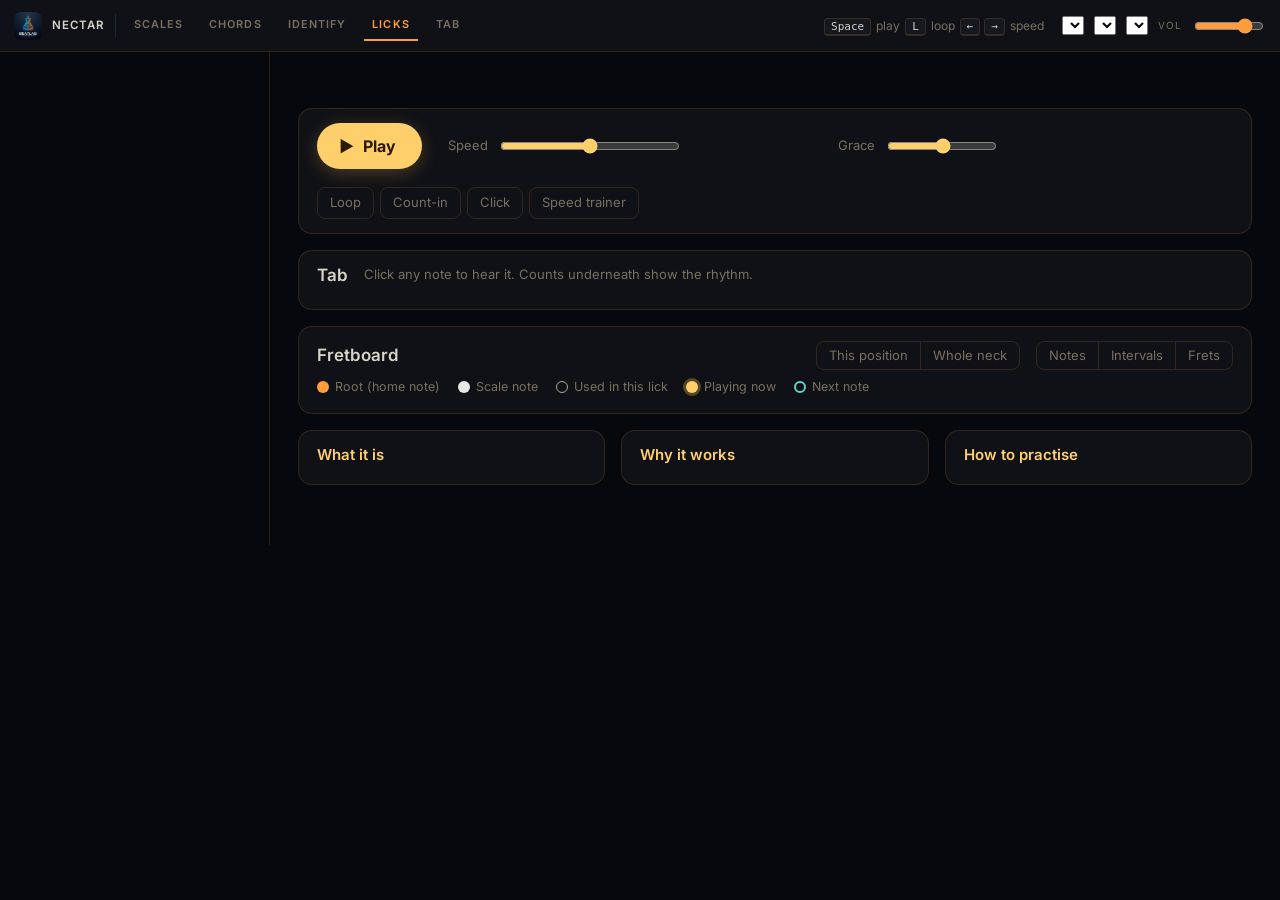
<file: nectar/licks.html>
<!DOCTYPE html>
<html lang="en">
<head>
  <meta charset="UTF-8">
  <meta name="viewport" content="width=device-width, initial-scale=1.0, viewport-fit=cover">
  <title>Licks · Nectar — BeatLab</title>
  <link rel="icon" type="image/png" href="../icon.png">
  <link rel="preconnect" href="https://fonts.googleapis.com">
  <link href="https://fonts.googleapis.com/css2?family=Inter:wght@300..700&display=swap" rel="stylesheet">
  <link rel="stylesheet" href="shared/page.css">
  <link rel="stylesheet" href="licks/licks.css">
</head>
<body>
  <header id="top-bar">
    <a href="index.html" class="nectar-tab">Scales</a>
    <a href="chords.html" class="nectar-tab">Chords</a>
    <a href="identify.html" class="nectar-tab">Identify</a>
    <a href="licks.html" class="nectar-tab active">Licks</a>
    <a href="tab.html" class="nectar-tab">Tab</a>
    <div class="topbar-right">
      <span class="keys"><kbd>Space</kbd> play <kbd>L</kbd> loop <kbd>←</kbd><kbd>→</kbd> speed</span>
      <select id="instrument-select"></select>
      <select id="tuning-select"></select>
      <select id="tone-select"></select>
      <span class="vol-label">Vol</span>
      <input type="range" id="vol-slider" min="0" max="1" step="0.01" value="0.8">
    </div>
  </header>

  <div class="layout">
    <aside class="library" id="library"></aside>
    <div class="lib-backdrop" id="lib-backdrop"></div>

    <main class="main" id="main">
      <section class="lick-head">
        <div class="eyebrow" id="lick-style"></div>
        <div class="title-row">
          <h1 id="lick-title"></h1>
          <button class="lib-toggle" id="lib-toggle" aria-controls="library">Licks ▾</button>
        </div>
        <div class="chips" id="lick-chips"></div>
      </section>

      <section class="transport">
        <button class="play" id="play"><span class="icon">▶</span><span class="lbl">Play</span></button>
        <div class="speed">
          <label for="speed">Speed</label>
          <input id="speed" type="range" min="40" max="120" step="5">
          <output id="speed-out"></output>
        </div>
        <div class="speed" id="grace-ctl" title="How long a grace note sounds before the note it flicks into">
          <label for="grace">Grace</label>
          <input id="grace" type="range" min="50" max="400" step="10">
          <output id="grace-out"></output>
        </div>
        <div class="toggles">
          <label class="tog"><input type="checkbox" id="loop"><span>Loop</span></label>
          <label class="tog"><input type="checkbox" id="countin"><span>Count-in</span></label>
          <label class="tog"><input type="checkbox" id="metro"><span>Click</span></label>
          <label class="tog" title="Starts at 70% and speeds up 5% every loop until 100%"><input type="checkbox" id="trainer"><span>Speed trainer</span></label>
        </div>
        <div class="status"><span id="count" class="count"></span><span id="loop-count"></span></div>
      </section>

      <section class="panel">
        <div class="panel-head">
          <h2>Tab</h2>
          <span class="muted">Click any note to hear it. Counts underneath show the rhythm.</span>
        </div>
        <div class="tab" id="tab"></div>
      </section>

      <section class="panel">
        <div class="panel-head">
          <h2>Fretboard</h2>
          <div class="seg" id="neck-mode">
            <button data-v="box">This position</button>
            <button data-v="all">Whole neck</button>
          </div>
          <div class="seg" id="label-mode">
            <button data-v="notes">Notes</button>
            <button data-v="intervals">Intervals</button>
            <button data-v="off">Frets</button>
          </div>
        </div>
        <div class="fretboard" id="fretboard"></div>
        <div class="legend">
          <span><i class="lg root"></i>Root (home note)</span>
          <span><i class="lg deg"></i>Scale note</span>
          <span><i class="lg foot"></i>Used in this lick</span>
          <span><i class="lg act"></i>Playing now</span>
          <span><i class="lg next"></i>Next note</span>
        </div>
      </section>

      <section class="cards">
        <article class="card"><h3>What it is</h3><p id="lick-about"></p></article>
        <article class="card"><h3>Why it works</h3><p id="lick-theory"></p></article>
        <article class="card"><h3>How to practise</h3><p id="lick-practice"></p></article>
      </section>
    </main>
  </div>

<script type="module" src="licks/app.js"></script>
<script type="module">
import { initTopnav } from '../core/topnav.js';
initTopnav({ current: 'nectar', root: '../', label: 'Nectar' });
</script>
</body>
</html>
</file>
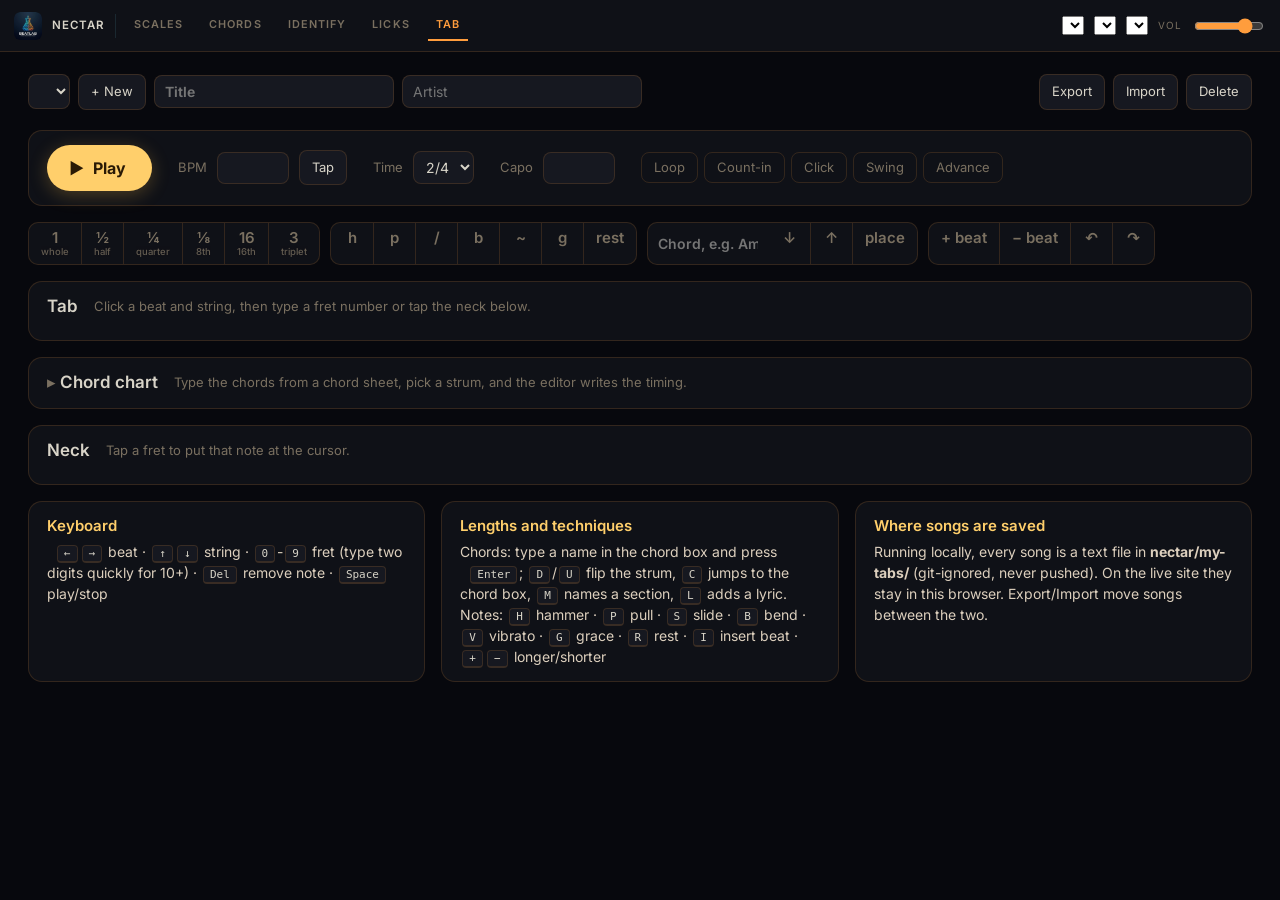
<file: nectar/tab.html>
<!DOCTYPE html>
<html lang="en">
<head>
  <meta charset="UTF-8">
  <meta name="viewport" content="width=device-width, initial-scale=1.0, viewport-fit=cover">
  <title>Tab · Nectar — BeatLab</title>
  <link rel="icon" type="image/png" href="../icon.png">
  <link rel="preconnect" href="https://fonts.googleapis.com">
  <link href="https://fonts.googleapis.com/css2?family=Inter:wght@300..700&display=swap" rel="stylesheet">
  <link rel="stylesheet" href="shared/page.css">
  <link rel="stylesheet" href="tab/editor.css">
</head>
<body>
  <header id="top-bar">
    <a href="index.html" class="nectar-tab">Scales</a>
    <a href="chords.html" class="nectar-tab">Chords</a>
    <a href="identify.html" class="nectar-tab">Identify</a>
    <a href="licks.html" class="nectar-tab">Licks</a>
    <a href="tab.html" class="nectar-tab active">Tab</a>
    <div class="topbar-right">
      <select id="instrument-select"></select>
      <select id="tuning-select"></select>
      <select id="tone-select"></select>
      <span class="vol-label">Vol</span>
      <input type="range" id="vol-slider" min="0" max="1" step="0.01" value="0.8">
    </div>
  </header>

  <main class="main editor">
    <section class="songbar">
      <select id="song-select" aria-label="Song"></select>
      <button id="song-new" class="btn">+ New</button>
      <button id="song-more" class="btn more" aria-controls="song-fields">Edit ▾</button>
      <div class="song-fields" id="song-fields">
        <input id="song-title" class="field title" placeholder="Title" aria-label="Title">
        <input id="song-artist" class="field" placeholder="Artist" aria-label="Artist">
        <span id="song-where" class="muted where"></span>
        <span class="spacer"></span>
        <button id="song-export" class="btn">Export</button>
        <label class="btn">Import<input id="song-import" type="file" accept=".txt,text/plain" hidden></label>
        <button id="song-delete" class="btn danger">Delete</button>
      </div>
    </section>

    <section class="transport">
      <button class="play" id="play"><span class="icon">▶</span><span class="lbl">Play</span></button>
      <div class="speed">
        <label for="bpm">BPM</label>
        <input id="bpm" class="field num" type="number" min="30" max="260">
        <button id="tap" class="btn" title="Tap along with the recording, 4+ taps, to set the tempo">Tap</button>
      </div>
      <div class="speed">
        <label for="time-sig">Time</label>
        <select id="time-sig" class="field"><option value="2">2/4</option><option value="3">3/4</option><option value="4">4/4</option></select>
      </div>
      <div class="speed" title="Frets and chord shapes are counted from the capo">
        <label for="capo">Capo</label>
        <input id="capo" class="field num" type="number" min="0" max="12">
      </div>
      <div class="toggles">
        <label class="tog"><input type="checkbox" id="loop"><span>Loop</span></label>
        <label class="tog"><input type="checkbox" id="countin"><span>Count-in</span></label>
        <label class="tog"><input type="checkbox" id="metro"><span>Click</span></label>
        <label class="tog" title="Lilt the eighth notes (long-short), saved with the song"><input type="checkbox" id="swing"><span>Swing</span></label>
        <label class="tog" title="After tapping a note on the neck, move to the next beat"><input type="checkbox" id="advance"><span>Advance</span></label>
      </div>
      <div class="status"><span id="count" class="count"></span></div>
    </section>

    <section class="toolbar" aria-label="Note tools">
      <div class="group" id="dur-tools" aria-label="Note length">
        <button data-dur="w" title="Whole note">1<small>whole</small></button>
        <button data-dur="h" title="Half note">½<small>half</small></button>
        <button data-dur="q" title="Quarter note">¼<small>quarter</small></button>
        <button data-dur="e" title="Eighth note">⅛<small>8th</small></button>
        <button data-dur="s" title="Sixteenth note">16<small>16th</small></button>
        <button data-dur="t" title="Eighth-note triplet">3<small>triplet</small></button>
      </div>
      <div class="group" id="tech-tools" aria-label="Technique">
        <button data-tech="h" title="Hammer-on (H)">h</button>
        <button data-tech="p" title="Pull-off (P)">p</button>
        <button data-tech="/" title="Slide (S)">/</button>
        <button data-tech="b" title="Bend: full, then half (B)">b</button>
        <button data-tech="~" title="Vibrato (V)">~</button>
        <button data-tech="g" title="Grace note (G)">g</button>
        <button data-tech="r" title="Rest (R)">rest</button>
      </div>
      <div class="group chord-tools" aria-label="Chord">
        <input id="chord-name" class="chord-input" placeholder="Chord, e.g. Am" aria-label="Chord name" autocomplete="off" spellcheck="false">
        <button data-strum="d" title="Down-strum (D)">↓</button>
        <button data-strum="u" title="Up-strum (U)">↑</button>
        <button id="chord-place" title="Put this chord at the cursor (Enter)">place</button>
      </div>
      <div class="group" aria-label="Edit">
        <button id="ins-beat" title="Insert a beat before the cursor (I)">+ beat</button>
        <button id="del-beat" title="Delete the beat at the cursor (Shift+Delete)">− beat</button>
        <button id="undo" title="Undo (Cmd/Ctrl+Z)">↶</button>
        <button id="redo" title="Redo (Shift+Cmd/Ctrl+Z)">↷</button>
      </div>
    </section>

    <section class="panel">
      <div class="panel-head">
        <h2>Tab</h2>
        <span class="muted">Click a beat and string, then type a fret number or tap the neck below.</span>
      </div>
      <div class="tab" id="tab"></div>
    </section>

    <details class="panel chart" id="chart">
      <summary class="panel-head"><h2>Chord chart</h2><span class="muted">Type the chords from a chord sheet, pick a strum, and the editor writes the timing.</span></summary>
      <div class="chart-body">
        <textarea id="chart-text" rows="7" spellcheck="false" placeholder="[Intro]
Am F G Am (x2)
[Verse]
Am*2 F*2 G*2 Am*2"></textarea>
        <div class="chart-side">
          <label>Strum <select id="chart-pattern" class="field"></select></label>
          <label>Or your own <input id="chart-custom" class="field mono" placeholder="D-DU-UDU" spellcheck="false"></label>
          <label>Bars per chord <input id="chart-bars" class="field num" type="number" min="1" max="8" value="1"></label>
          <p class="muted">One character per eighth note: <b>D</b> down, <b>U</b> up, <b>-</b> let it ring. <b>Am*2</b> = two bars of Am, <b>(x2)</b> repeats a line, <b>[Verse]</b> marks a section. Paste a chord sheet with lyrics and each chord gets the words under it.</p>
          <div class="chart-actions">
            <button id="chart-add" class="btn">Add to song</button>
            <button id="chart-replace" class="btn">Replace song</button>
          </div>
          <p id="chart-error" class="chart-error"></p>
        </div>
      </div>
    </details>

    <section class="panel">
      <div class="panel-head">
        <h2>Neck</h2>
        <span class="muted">Tap a fret to put that note at the cursor.</span>
      </div>
      <div class="fretboard" id="fretboard"></div>
    </section>

    <section class="cards">
      <article class="card">
        <h3>Keyboard</h3>
        <p><kbd>←</kbd><kbd>→</kbd> beat · <kbd>↑</kbd><kbd>↓</kbd> string · <kbd>0</kbd>-<kbd>9</kbd> fret (type two digits quickly for 10+) · <kbd>Del</kbd> remove note · <kbd>Space</kbd> play/stop</p>
      </article>
      <article class="card">
        <h3>Lengths and techniques</h3>
        <p>Chords: type a name in the chord box and press <kbd>Enter</kbd>; <kbd>D</kbd>/<kbd>U</kbd> flip the strum, <kbd>C</kbd> jumps to the chord box, <kbd>M</kbd> names a section, <kbd>L</kbd> adds a lyric. Notes: <kbd>H</kbd> hammer · <kbd>P</kbd> pull · <kbd>S</kbd> slide · <kbd>B</kbd> bend · <kbd>V</kbd> vibrato · <kbd>G</kbd> grace · <kbd>R</kbd> rest · <kbd>I</kbd> insert beat · <kbd>+</kbd><kbd>−</kbd> longer/shorter</p>
      </article>
      <article class="card">
        <h3>Where songs are saved</h3>
        <p>Running locally, every song is a text file in <b>nectar/my-tabs/</b> (git-ignored, never pushed). On the live site they stay in this browser. Export/Import move songs between the two.</p>
      </article>
    </section>
  </main>

<script type="module" src="tab/editor.js"></script>
<script type="module">
import { initTopnav } from '../core/topnav.js';
initTopnav({ current: 'nectar', root: '../', label: 'Nectar' });
</script>
</body>
</html>
</file>
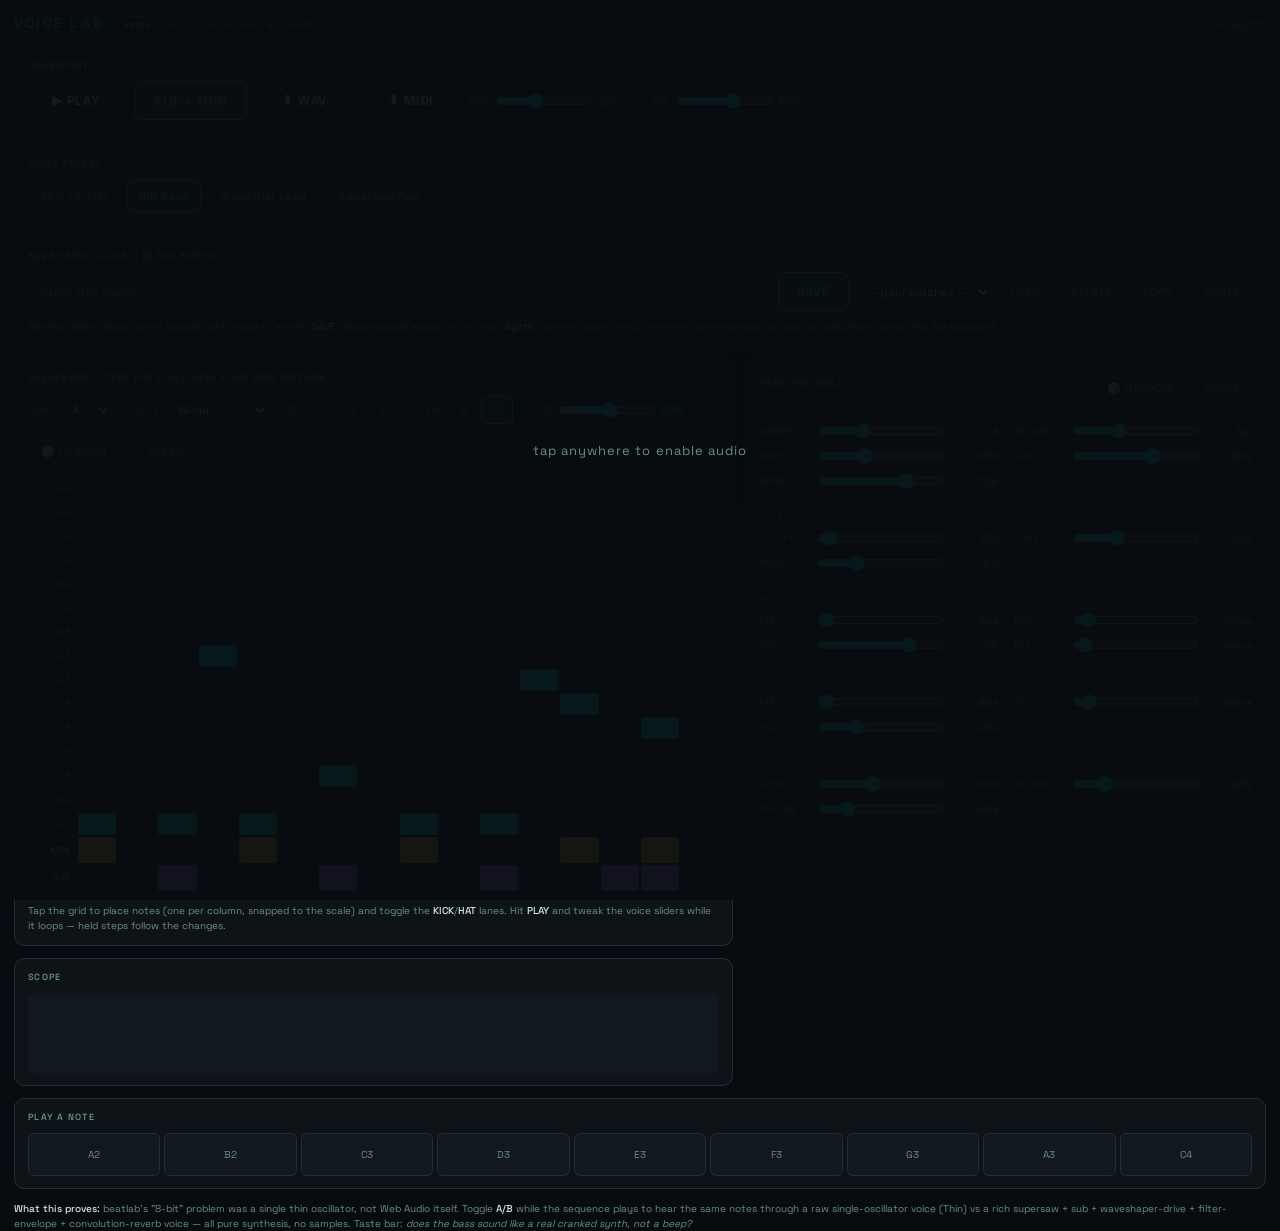
<file: synth/voice-lab.html>
<!DOCTYPE html>
<html lang="en">
<head>
<meta charset="UTF-8">
<meta name="viewport" content="width=device-width, initial-scale=1.0">
<title>Voice Lab — BeatLab</title>
<link rel="icon" type="image/png" href="../icon.png">
<link rel="preconnect" href="https://fonts.googleapis.com">
<link href="https://fonts.googleapis.com/css2?family=Space+Grotesk:wght@300;400;500;600&display=swap" rel="stylesheet">
<style>
*, *::before, *::after { box-sizing:border-box; margin:0; padding:0; }
html, body { width:100%; height:100%; }
:root {
  --bg:#080c10; --surface:#0e1318; --surface-2:#111820; --divider:#1e2f3a;
  --text:#d4e8e0; --muted:#6a8f80; --teal:#00e5cc; --amber:#f5a623; --purple:#b06fff; --pink:#ff6b9d;
}
body {
  font-family:'Space Grotesk',sans-serif; background:var(--bg); color:var(--text);
  min-height:100dvh; user-select:none; -webkit-user-select:none;
  padding:14px 14px calc(14px + env(safe-area-inset-bottom));
  display:flex; flex-direction:column; gap:12px; max-width:1500px; margin:0 auto;
}

/* unlock overlay */
#unlock {
  position:fixed; inset:0; background:rgba(8,12,16,.94); display:flex;
  align-items:center; justify-content:center; z-index:200; text-align:center;
  font-size:13px; color:var(--muted); letter-spacing:.08em; padding:20px;
}
#unlock.hidden { display:none; }

header { display:flex; align-items:baseline; gap:12px; flex-wrap:wrap; }
header h1 { font-size:14px; font-weight:600; letter-spacing:.16em; color:var(--teal); }
header .tag { font-size:9px; letter-spacing:.14em; color:var(--muted); text-transform:uppercase; }
header .spike { font-size:9px; color:var(--amber); letter-spacing:.1em; border:1px solid rgba(245,166,35,.3);
  padding:2px 7px; border-radius:4px; background:rgba(245,166,35,.06); }

.card { background:var(--surface); border:1px solid var(--divider); border-radius:10px; padding:12px 13px; }

/* two-column workspace: sequencer (+scope) beside the tuning options */
.row2 { display:flex; gap:12px; align-items:flex-start; }
.row2 > .col { display:flex; flex-direction:column; gap:12px; min-width:0; }
.col-seq { flex:1 1 58%; }
.col-opt { flex:1 1 42%; }
@media (max-width:680px){ .row2 { flex-direction:column; } .row2 > .col { flex:1 1 auto; width:100%; } }

.card h2 { font-size:9px; font-weight:600; letter-spacing:.14em; color:var(--muted);
  text-transform:uppercase; margin-bottom:10px; }
.cardhead { display:flex; align-items:center; justify-content:space-between; gap:10px; }
.cardhead h2 { margin-bottom:10px; }
.headbtns { display:inline-flex; gap:6px; }

/* transport row */
.transport { display:flex; align-items:center; gap:10px; flex-wrap:wrap; }
.big-btn {
  background:var(--surface-2); border:1px solid var(--divider); color:var(--text);
  font-family:inherit; font-size:13px; font-weight:600; letter-spacing:.06em;
  padding:10px 18px; border-radius:8px; cursor:pointer; transition:all .12s; min-width:96px;
}
.big-btn:hover { border-color:var(--teal); color:var(--teal); }
.big-btn.playing { border-color:var(--green,#39ff6a); color:#39ff6a; background:rgba(57,255,106,.07); }
.ab-btn { border-color:var(--pink); color:var(--pink); background:rgba(255,107,157,.06); }
.ab-btn:hover { border-color:var(--pink); color:var(--pink); background:rgba(255,107,157,.14); }
.mini { display:flex; align-items:center; gap:6px; }
.mini label { font-size:9px; color:var(--muted); letter-spacing:.08em; }
.mini input[type=range] { accent-color:var(--teal); width:96px; }
.mini .val { font-size:11px; color:var(--teal); min-width:44px; }

/* preset chips */
.chips { display:flex; gap:6px; flex-wrap:wrap; }
.chip {
  background:var(--surface-2); border:1px solid var(--divider); color:var(--muted);
  font-family:inherit; font-size:11px; letter-spacing:.04em; padding:8px 12px;
  border-radius:7px; cursor:pointer; transition:all .12s;
}
.chip.active { border-color:var(--teal); color:var(--teal); background:rgba(0,229,204,.08); }
.chip.thin.active { border-color:var(--amber); color:var(--amber); background:rgba(245,166,35,.08); }

/* save bar */
.savebar { display:flex; gap:6px; flex-wrap:wrap; align-items:center; }
.savebar input[type=text] {
  flex:1; min-width:130px; background:var(--surface-2); border:1px solid var(--divider);
  color:var(--text); font-family:inherit; font-size:12px; letter-spacing:.03em;
  padding:8px 10px; border-radius:7px; outline:none;
}
.savebar input[type=text]:focus { border-color:var(--teal); }
.savebar select {
  background:var(--surface-2); border:1px solid var(--divider); color:var(--text);
  font-family:inherit; font-size:11px; padding:8px 8px; border-radius:7px; outline:none;
  max-width:160px;
}
.save-btn { min-width:70px; border-color:var(--teal); color:var(--teal); background:rgba(0,229,204,.06); }
.save-btn:hover { background:rgba(0,229,204,.14); }

/* param sliders grid */
.params { display:grid; grid-template-columns:repeat(auto-fit,minmax(155px,1fr)); gap:9px 16px; align-items:start; }
.pgroup { grid-column:1/-1; font-size:8px; letter-spacing:.16em; color:var(--muted);
  text-transform:uppercase; opacity:.65; margin-top:4px; border-top:1px solid var(--divider); padding-top:8px; }
.pgroup:first-child { margin-top:0; border-top:none; padding-top:0; }
.prow { display:grid; grid-template-columns:52px 1fr 46px; align-items:center; gap:7px; }
.prow label { font-size:9px; color:var(--muted); letter-spacing:.06em; }
.prow input[type=range] { accent-color:var(--teal); width:100%; }
.prow .v { font-size:10px; color:var(--teal); text-align:right; }

/* keyboard */
.keys { display:flex; gap:4px; flex-wrap:wrap; }
.pk {
  flex:1; min-width:34px; background:var(--surface-2); border:1px solid var(--divider);
  color:var(--muted); font-family:inherit; font-size:10px; padding:14px 4px;
  border-radius:6px; cursor:pointer; text-align:center; transition:all .08s; touch-action:none;
}
.pk:active, .pk.on { border-color:var(--teal); color:var(--teal); background:rgba(0,229,204,.12); }

/* sequencer */
.seqctl { display:flex; align-items:center; gap:9px 16px; flex-wrap:wrap; margin-bottom:10px; }
.seqctl select {
  background:var(--surface-2); border:1px solid var(--divider); color:var(--text);
  font-family:inherit; font-size:11px; padding:7px 8px; border-radius:6px; outline:none; cursor:pointer;
}
.seqctl select:focus { border-color:var(--teal); }
.stepbtns { display:inline-flex; gap:4px; }
.stepbtns button {
  background:var(--surface-2); border:1px solid var(--divider); color:var(--muted);
  font-family:inherit; font-size:11px; padding:6px 9px; border-radius:6px; cursor:pointer; transition:all .12s;
}
.stepbtns button.active { border-color:var(--teal); color:var(--teal); background:rgba(0,229,204,.08); }
.octbtn { min-width:30px; padding:6px 0; text-align:center; }
.gridwrap { overflow-x:auto; -webkit-overflow-scrolling:touch; padding-bottom:4px; }
.grid { display:grid; gap:2px; }
.rlabel, .drumlabel { font-size:9px; color:var(--muted); display:flex; align-items:center;
  justify-content:flex-end; padding-right:6px; letter-spacing:.02em; }
.drumlabel { color:var(--text); }
.cell { height:22px; border-radius:3px; background:var(--surface-2); border:1px solid transparent;
  cursor:pointer; touch-action:none; }
.cell.beat { box-shadow:inset 2px 0 0 rgba(255,255,255,0.06); }
.cell.mel.on { background:var(--teal); }
.cell.drum { height:26px; }
.cell.drum.kick.on { background:var(--amber); }
.cell.drum.hat.on { background:var(--purple); }
.cell.play { outline:1px solid rgba(255,255,255,0.30); outline-offset:-1px; }
.cell.mel.play:not(.on) { background:#16222c; }

#scope { width:100%; height:80px; display:block; border-radius:6px; background:var(--surface-2); }
.note { font-size:10px; color:var(--muted); line-height:1.5; }
.note strong { color:var(--text); font-weight:500; }
a.back { color:var(--muted); text-decoration:none; font-size:11px; letter-spacing:.06em; }
a.back:hover { color:var(--teal); }
</style>
</head>
<body>

<div id="unlock">tap anywhere to enable audio</div>

<header>
  <h1>VOICE LAB</h1>
  <span class="spike">SPIKE</span>
  <span class="tag">rich synthesis · no samples</span>
  <a class="back" href="index.html" style="margin-left:auto;">← Synth</a>
</header>

<div class="card">
  <h2>Transport</h2>
  <div class="transport">
    <button class="big-btn" id="play">▶ PLAY</button>
    <button class="big-btn ab-btn" id="ab">A/B → THIN</button>
    <button class="big-btn" id="export-wav" title="Render the loop to a WAV file">⬇ WAV</button>
    <button class="big-btn" id="export-mid" title="Export the loop as a MIDI file">⬇ MIDI</button>
    <div class="mini"><label>BPM</label><input type="range" id="bpm" min="80" max="180" step="1" value="120"><span class="val" id="bpm-v">120</span></div>
    <div class="mini"><label>VOL</label><input type="range" id="vol" min="0" max="1" step="0.01" value="0.6"><span class="val" id="vol-v">60%</span></div>
  </div>
</div>

<div class="card">
  <h2>Voice preset</h2>
  <div class="chips" id="presets">
    <button class="chip thin" data-p="thin">Thin (8-bit)</button>
    <button class="chip active" data-p="ninBass">NIN Bass</button>
    <button class="chip" data-p="lead">Industrial Lead</button>
    <button class="chip" data-p="pad">Supersaw Pad</button>
  </div>
</div>

<div class="card">
  <h2>Save patch — use it in the Synth</h2>
  <div class="savebar">
    <input type="text" id="patch-name" placeholder="name this sound…" maxlength="28" autocomplete="off">
    <button class="big-btn save-btn" id="save-patch">SAVE</button>
    <select id="userpatch" title="Your saved patches">
      <option value="">— your patches —</option>
    </select>
    <button class="chip" id="load-patch">LOAD</button>
    <button class="chip" id="del-patch">DELETE</button>
    <button class="chip" id="copy-patch" title="Copy this patch as JSON (portable)">COPY</button>
    <button class="chip" id="paste-patch" title="Load a patch from pasted JSON">PASTE</button>
  </div>
  <p class="note" style="margin-top:8px;">
    Dial the sliders below until it sounds right, name it, and hit <strong>SAVE</strong>.
    Saved sounds appear in the main <strong>Synth</strong>'s preset picker (they share the same
    storage), so you can play them across the full keyboard.
  </p>
</div>

<div class="row2">
  <div class="col col-seq">
    <div class="card">
      <h2>Sequencer — test the voice with your own pattern</h2>
      <div class="seqctl">
        <div class="mini"><label>ROOT</label><select id="seq-root"></select></div>
        <div class="mini"><label>SCALE</label><select id="seq-scale"></select></div>
        <div class="mini"><label>OCT</label>
          <button class="chip octbtn" id="oct-dn">−</button>
          <span class="val" id="oct-v" style="min-width:16px;text-align:center;">2</span>
          <button class="chip octbtn" id="oct-up">+</button>
        </div>
        <div class="mini"><label>STEPS</label>
          <span class="stepbtns"><button data-s="8">8</button><button data-s="16" class="active">16</button></span>
        </div>
        <div class="mini"><label>GATE</label><input type="range" id="seq-gate" min="0.2" max="1.5" step="0.05" value="0.9"><span class="val" id="gate-v">90%</span></div>
        <button class="chip" id="seq-rand" title="Randomise notes + drums">🎲 RANDOM</button>
        <button class="chip" id="seq-clear">CLEAR</button>
      </div>
      <div class="gridwrap"><div class="grid" id="grid"></div></div>
      <p class="note" style="margin-top:8px;">
        Tap the grid to place notes (one per column, snapped to the scale) and toggle the
        <strong>KICK</strong>/<strong>HAT</strong> lanes. Hit <strong>PLAY</strong> and tweak the
        voice sliders while it loops — held steps follow the changes.
      </p>
    </div>
    <div class="card">
      <h2>Scope</h2>
      <canvas id="scope"></canvas>
    </div>
  </div>
  <div class="col col-opt">
    <div class="card">
      <div class="cardhead">
        <h2>Tune the voice</h2>
        <span class="headbtns">
          <button class="chip" id="rand-voice" title="Randomise the voice — great for finding new sounds">🎲 RANDOM</button>
          <button class="chip" id="reset-voice" title="Revert sliders to the selected preset">RESET</button>
        </span>
      </div>
      <div class="params" id="params"></div>
    </div>
  </div>
</div>

<div class="card">
  <h2>Play a note</h2>
  <div class="keys" id="keys"></div>
</div>

<p class="note">
  <strong>What this proves:</strong> beatlab's "8-bit" problem was a single thin oscillator, not Web Audio itself.
  Toggle <strong>A/B</strong> while the sequence plays to hear the same notes through a raw single-oscillator voice
  (Thin) vs a rich supersaw + sub + waveshaper-drive + filter-envelope + convolution-reverb voice — all pure
  synthesis, no samples. Taste bar: <em>does the bass sound like a real cranked synth, not a beep?</em>
</p>

<script type="module">
import { noteToFreq, noteStringToFreq, makeImpulse, makeWhiteNoise, distCurve } from '../core/audio.js';
import { createVoiceEngine, FACTORY_PRESETS, FACTORY_PRESET_LIST, normPatch, randomPatch,
         savePatch, loadPatch, listPatches, deletePatch, patchToJSON, patchFromJSON } from '../core/voice.js';
import { audioBufferToWav, notesToMidi, downloadBlob, safeName } from '../core/export.js';

// ── audio graph ─────────────────────────────────────────
// The voice engine (core/voice.js) owns note synthesis; the lab only wires the
// bus, reverb, drums and UI around it. Promoting a sound to the main synth means
// the synth imports the same engine + the same saved patch — nothing to port.
let ctx=null, master, comp, convolver, analyser, engine, drumRev, noiseBuf=null;

function initAudio(){
  if(ctx) return;
  ctx = new AudioContext();
  ctx.resume();                              // must be in the same gesture on iOS

  master = ctx.createGain(); master.gain.value = +document.getElementById('vol').value;
  comp = ctx.createDynamicsCompressor();
  comp.threshold.value=-16; comp.knee.value=10; comp.ratio.value=4;
  comp.attack.value=0.004; comp.release.value=0.18;
  comp.connect(master); master.connect(ctx.destination);

  analyser = ctx.createAnalyser(); analyser.fftSize=2048; master.connect(analyser);

  convolver = ctx.createConvolver();
  const wet = ctx.createGain(); wet.gain.value=0.9;
  convolver.connect(wet); wet.connect(comp);

  // Voice engine: dry → comp, wet → convolver. Reverb send level = P.rev.
  engine = createVoiceEngine(ctx, { output: comp, reverb: convolver });
  engine.setReverbSend(P.rev);

  // Drums get their own small, fixed reverb send (not the voice slider).
  drumRev = ctx.createGain(); drumRev.gain.value = 0.18; drumRev.connect(convolver);

  // Defer heavy buffer generation so the gesture handler returns fast (iOS).
  setTimeout(()=>{ if(ctx){ convolver.buffer = makeImpulse(ctx, 2.6, 2.2); } }, 0);
  setTimeout(()=>{ if(ctx){ noiseBuf = makeWhiteNoise(ctx, 1); } }, 0);

  startScope();
}

document.addEventListener('visibilitychange',()=>{ if(!document.hidden) ctx?.resume(); });

// ── the patch being edited ──────────────────────────────
// P is a live parameter object; the engine reads a snapshot per note.
let presetName = 'ninBass';
let P = normPatch(FACTORY_PRESETS.ninBass);
let baseline = normPatch(FACTORY_PRESETS.ninBass);   // what RESET reverts P to

// Fire-and-forget a note through the shared engine (riff + key taps).
function playVoice(freq, when, dur, p){
  if(!engine) return;
  engine.trigger(freq, p, dur, when);
}

// ── drums (industrial, synthesised) ─────────────────────
function playKick(when){
  if(!ctx) return;
  const o=ctx.createOscillator(), g=ctx.createGain();
  o.frequency.setValueAtTime(150, when);
  o.frequency.exponentialRampToValueAtTime(45, when+0.11);
  g.gain.setValueAtTime(1.0, when);
  g.gain.exponentialRampToValueAtTime(0.0001, when+0.3);
  o.connect(g); g.connect(comp); o.start(when); o.stop(when+0.32);
  o.onended=()=>{ try{o.disconnect();}catch(e){} try{g.disconnect();}catch(e){} };
}
function playPerc(when, bright){
  if(!ctx || !noiseBuf) return;
  const src=ctx.createBufferSource(); src.buffer=noiseBuf; src.loop=true;
  const bp=ctx.createBiquadFilter(); bp.type='bandpass';
  bp.frequency.value = bright?4200:1600; bp.Q.value=1.1;
  const sh=ctx.createWaveShaper(); sh.curve=distCurve(0.5);
  const g=ctx.createGain();
  g.gain.setValueAtTime(bright?0.28:0.4, when);
  g.gain.exponentialRampToValueAtTime(0.0001, when + (bright?0.06:0.14));
  src.connect(bp); bp.connect(sh); sh.connect(g);
  g.connect(comp); if(drumRev) g.connect(drumRev);
  const off = (when*97)%0.4;                 // vary the noise window per hit
  src.start(when, off); src.stop(when + 0.2);
  src.onended=()=>{ [src,bp,sh,g].forEach(nd=>{ try{ nd.disconnect(); }catch(e){} }); };
}

// ── sequencer (your own pattern to audition the voice) ──
// A scale-constrained melodic lane (one note per column) over an editable
// kick/hat bed. Seeded with an A-minor industrial groove so the A/B demo still
// works out of the box; edit freely.
const NOTE_NAMES=['C','C#','D','D#','E','F','F#','G','G#','A','A#','B'];
const SCALES={
  minor:[0,2,3,5,7,8,10], major:[0,2,4,5,7,9,11],
  dorian:[0,2,3,5,7,9,10], phrygian:[0,1,3,5,7,8,10], pentMinor:[0,3,5,7,10],
};
const SCALE_LABELS={minor:'Minor',major:'Major',dorian:'Dorian',phrygian:'Phrygian',pentMinor:'Penta minor'};

let SEQLEN=16, root='A', scaleName='minor', octLo=2, octSpan=2, gate=0.9;
let mel  = ['A2',null,'A2','A3', 'A2',null,'C3',null, 'A2',null,'A2','G3', 'F3',null,'E3',null];
let kick = [1,0,0,0, 1,0,0,0, 1,0,0,0, 1,0,1,0];
let hat  = [0,0,1,0, 0,0,1,0, 0,0,1,0, 0,1,1,0];

const noteToMidi=(name,oct)=>(oct+1)*12 + NOTE_NAMES.indexOf(name);
const midiToNote=m=>NOTE_NAMES[((m%12)+12)%12] + (Math.floor(m/12)-1);
const transposeNote=(n,semis)=>{ const m=n && n.match(/^([A-G]#?)(-?\d+)$/); return m ? midiToNote(noteToMidi(m[1],+m[2])+semis) : n; };

// Every scale note from root@octLo up to root@(octLo+octSpan), low → high.
function scaleRows(){
  const set=SCALES[scaleName];
  const start=noteToMidi(root,octLo), end=noteToMidi(root,octLo+octSpan);
  const rows=[];
  for(let m=start;m<=end;m++){ if(set.includes(((m-start)%12+12)%12)) rows.push(midiToNote(m)); }
  return rows;
}

const grid=document.getElementById('grid');
function newCell(col, cls, data){
  const d=document.createElement('div');
  d.className='cell '+cls+(col%4===0?' beat':'');
  d.dataset.col=col; if(data) Object.assign(d.dataset,data);
  return d;
}
function buildGrid(){
  grid.style.gridTemplateColumns='48px repeat('+SEQLEN+', minmax(20px,1fr))';
  grid.style.minWidth=(48+SEQLEN*22)+'px';
  grid.innerHTML='';
  // melodic rows, high pitch at top
  scaleRows().slice().reverse().forEach(note=>{
    const lbl=document.createElement('div'); lbl.className='rlabel'; lbl.textContent=note; grid.appendChild(lbl);
    for(let c=0;c<SEQLEN;c++){
      const d=newCell(c,'mel',{note});
      if(mel[c]===note) d.classList.add('on');
      d.addEventListener('pointerdown',e=>{
        e.preventDefault(); unlock();
        const set = mel[c]!==note;
        mel[c] = set ? note : null;
        grid.querySelectorAll('.cell.mel[data-col="'+c+'"]').forEach(x=>x.classList.toggle('on', x.dataset.note===mel[c]));
        if(set && ctx) playVoice(noteStringToFreq(note), ctx.currentTime+0.01, gate*stepDur(), P);
      });
      grid.appendChild(d);
    }
  });
  // drum lanes
  [['kick','KICK',kick],['hat','HAT',hat]].forEach(([key,label,arr])=>{
    const lbl=document.createElement('div'); lbl.className='drumlabel'; lbl.textContent=label; grid.appendChild(lbl);
    for(let c=0;c<SEQLEN;c++){
      const d=newCell(c,'drum '+key,{drum:key});
      if(arr[c]) d.classList.add('on');
      d.addEventListener('pointerdown',e=>{
        e.preventDefault(); unlock();
        arr[c]=arr[c]?0:1; d.classList.toggle('on',!!arr[c]);
        if(arr[c]&&ctx){ key==='kick' ? playKick(ctx.currentTime+0.01) : playPerc(ctx.currentTime+0.01,true); }
      });
      grid.appendChild(d);
    }
  });
}

// ── transport / scheduler ───────────────────────────────
let bpm=120, playing=false, step=0, nextTime=0, timer=null;
const LOOKAHEAD=0.1, TICK=25;
const stepDur = ()=> 60/bpm/4;

function highlight(col){
  grid.querySelectorAll('.cell.play').forEach(c=>c.classList.remove('play'));
  if(col>=0) grid.querySelectorAll('.cell[data-col="'+col+'"]').forEach(c=>c.classList.add('play'));
}
function scheduleStep(i, t){
  if(kick[i]) playKick(t);
  if(hat[i])  playPerc(t, i%2===0);
  const nn = mel[i];
  if(nn) playVoice(noteStringToFreq(nn), t, gate*stepDur(), P);
  const delay=Math.max(0,(t-ctx.currentTime)*1000);
  setTimeout(()=>{ if(playing) highlight(i); }, delay);
}
function scheduler(){
  if(!ctx) return;
  // Recover from setInterval throttling (backgrounded tab) without firing a
  // flood of catch-up notes that would swamp the audio thread.
  if(ctx.currentTime - nextTime > 0.5) nextTime = ctx.currentTime + 0.05;
  while(nextTime < ctx.currentTime + LOOKAHEAD){
    scheduleStep(step, nextTime);
    nextTime += stepDur();
    step = (step+1) % SEQLEN;
  }
}
function startPlay(){
  if(!ctx) return;
  playing=true; step=0; nextTime=ctx.currentTime+0.06;
  timer=setInterval(scheduler, TICK);
  const b=document.getElementById('play'); b.textContent='■ STOP'; b.classList.add('playing');
}
function stopPlay(){
  playing=false; clearInterval(timer); timer=null; highlight(-1);
  const b=document.getElementById('play'); b.textContent='▶ PLAY'; b.classList.remove('playing');
}
document.getElementById('play').addEventListener('click',()=>{
  unlock(); playing ? stopPlay() : startPlay();
});

// ── WAV export (offline render) ─────────────────────────
// Render the current loop through an OfflineAudioContext that mirrors the live
// graph (voice engine → comp → master; convolver reverb; synth drums), then
// encode 16-bit PCM and download. Pure Web Audio, no libraries or samples.
async function renderWav(loops=2){
  const sd = 60/bpm/4;                          // seconds per 16th step
  const totalSteps = SEQLEN*loops;
  const tail = 2.8;                             // let reverb + release ring out
  const sr = 44100;
  const octx = new OfflineAudioContext(2, Math.ceil((totalSteps*sd+tail)*sr), sr);

  const comp = octx.createDynamicsCompressor();
  comp.threshold.value=-16; comp.knee.value=10; comp.ratio.value=4;
  comp.attack.value=0.004; comp.release.value=0.18;
  const master = octx.createGain();
  master.gain.value = +document.getElementById('vol').value;   // match what you hear
  comp.connect(master); master.connect(octx.destination);

  const convolver = octx.createConvolver();
  convolver.buffer = makeImpulse(octx, 2.6, 2.2);
  const wet = octx.createGain(); wet.gain.value=0.9;
  convolver.connect(wet); wet.connect(comp);

  const oeng = createVoiceEngine(octx, { output: comp, reverb: convolver });
  oeng.setReverbSend(P.rev);
  const odrumRev = octx.createGain(); odrumRev.gain.value=0.18; odrumRev.connect(convolver);
  const onoise = makeWhiteNoise(octx, 1);

  const oKick = (when)=>{
    const o=octx.createOscillator(), g=octx.createGain();
    o.frequency.setValueAtTime(150, when);
    o.frequency.exponentialRampToValueAtTime(45, when+0.11);
    g.gain.setValueAtTime(1.0, when);
    g.gain.exponentialRampToValueAtTime(0.0001, when+0.3);
    o.connect(g); g.connect(comp); o.start(when); o.stop(when+0.32);
  };
  const oPerc = (when, bright)=>{
    const src=octx.createBufferSource(); src.buffer=onoise; src.loop=true;
    const bp=octx.createBiquadFilter(); bp.type='bandpass';
    bp.frequency.value = bright?4200:1600; bp.Q.value=1.1;
    const sh=octx.createWaveShaper(); sh.curve=distCurve(0.5);
    const g=octx.createGain();
    g.gain.setValueAtTime(bright?0.28:0.4, when);
    g.gain.exponentialRampToValueAtTime(0.0001, when + (bright?0.06:0.14));
    src.connect(bp); bp.connect(sh); sh.connect(g);
    g.connect(comp); g.connect(odrumRev);
    src.start(when, (when*97)%0.4); src.stop(when + 0.2);
  };

  for(let s=0; s<totalSteps; s++){
    const i=s%SEQLEN, t=s*sd;
    if(kick[i]) oKick(t);
    if(hat[i])  oPerc(t, i%2===0);
    const nn=mel[i];
    if(nn) oeng.trigger(noteStringToFreq(nn), P, gate*sd, t);
  }
  return octx.startRendering();
}
function fileTag(){ return safeName(presetName||'patch'); }
document.getElementById('export-wav').addEventListener('click',async()=>{
  unlock();
  const btn=document.getElementById('export-wav'), label=btn.textContent;
  btn.disabled=true; btn.textContent='… RENDERING';
  try{
    const rendered=await renderWav(2);
    downloadBlob(audioBufferToWav(rendered), `beatlab-voice-${fileTag()}-${bpm}bpm.wav`);
    btn.textContent='⬇ SAVED ✓';
  }catch(e){
    console.error(e); btn.textContent='⬇ FAILED';
  }
  setTimeout(()=>{ btn.textContent=label; btn.disabled=false; }, 1200);
});

// ── MIDI export ─────────────────────────────────────────
// Build the loop as note events (times in quarter-note beats) and let
// core/export.js write the Standard MIDI File: melody on ch 1, drums on GM
// ch 10 (kick 36, closed hat 42).
function seqToMidi(){
  const noteNum=n=>{ const m=n && n.match(/^([A-G]#?)(-?\d+)$/); return m ? noteToMidi(m[1],+m[2]) : null; };
  const notes=[];
  for(let i=0;i<SEQLEN;i++){
    const start=i*0.25, m=noteNum(mel[i]);                // 16th note = 0.25 beat
    if(m!=null) notes.push({ start, dur:gate*0.25, note:m, vel:100, ch:0 });
    if(kick[i]) notes.push({ start, dur:0.22, note:36, vel:112, ch:9 });
    if(hat[i])  notes.push({ start, dur:0.12, note:42, vel:80,  ch:9 });
  }
  return notesToMidi(notes, { bpm, ppq:480, endBeats:SEQLEN*0.25 });
}
document.getElementById('export-mid').addEventListener('click',()=>{
  const btn=document.getElementById('export-mid'), label=btn.textContent;
  try{
    downloadBlob(new Blob([seqToMidi()], {type:'audio/midi'}), `beatlab-voice-${fileTag()}-${bpm}bpm.mid`);
    btn.textContent='⬇ SAVED ✓';
  }catch(e){ console.error(e); btn.textContent='⬇ FAILED'; }
  setTimeout(()=>{ btn.textContent=label; }, 1200);
});

// ── sequencer controls ──────────────────────────────────
(function initSeqControls(){
  const rootSel=document.getElementById('seq-root');
  NOTE_NAMES.forEach(n=>{ const o=document.createElement('option'); o.value=n; o.textContent=n; if(n===root)o.selected=true; rootSel.appendChild(o); });
  const scaleSel=document.getElementById('seq-scale');
  Object.keys(SCALES).forEach(k=>{ const o=document.createElement('option'); o.value=k; o.textContent=SCALE_LABELS[k]; if(k===scaleName)o.selected=true; scaleSel.appendChild(o); });
  rootSel.addEventListener('change',e=>{ root=e.target.value; mel=Array(SEQLEN).fill(null); buildGrid(); });
  scaleSel.addEventListener('change',e=>{ scaleName=e.target.value; mel=Array(SEQLEN).fill(null); buildGrid(); });
})();
function shiftOct(d){
  const no=octLo+d; if(no<0 || no+octSpan>8) return;
  octLo=no; document.getElementById('oct-v').textContent=octLo;
  mel = mel.map(n=> n ? transposeNote(n, 12*d) : null);   // whole range shifts, notes stay in range
  buildGrid();
}
document.getElementById('oct-dn').addEventListener('click',()=>shiftOct(-1));
document.getElementById('oct-up').addEventListener('click',()=>shiftOct(1));
document.querySelectorAll('.stepbtns button').forEach(b=>{
  b.addEventListener('click',()=>{
    const s=+b.dataset.s; if(s===SEQLEN) return;
    const resize=(arr,fill)=>{ const out=[]; for(let i=0;i<s;i++) out.push(i<arr.length?arr[i]:fill); return out; };
    mel=resize(mel,null); kick=resize(kick,0); hat=resize(hat,0);
    SEQLEN=s; if(step>=SEQLEN) step=0;
    document.querySelectorAll('.stepbtns button').forEach(x=>x.classList.toggle('active',x===b));
    buildGrid();
  });
});
document.getElementById('seq-gate').addEventListener('input',e=>{
  gate=+e.target.value; document.getElementById('gate-v').textContent=Math.round(gate*100)+'%';
});
// Roll a musical-ish pattern: notes biased to the beat (root on downbeats),
// a four-on-the-floor-ish kick, and offbeat hats. Uses the current scale/range.
document.getElementById('seq-rand').addEventListener('click',()=>{
  unlock();
  const rows=scaleRows(), rootNote=rows[0], rnd=Math.random;
  mel=Array(SEQLEN).fill(null); kick=Array(SEQLEN).fill(0); hat=Array(SEQLEN).fill(0);
  for(let i=0;i<SEQLEN;i++){
    const down=i%4===0;
    if(rnd() < (down?0.85:0.45)) mel[i] = (down && rnd()<0.5) ? rootNote : rows[Math.floor(rnd()*rows.length)];
    kick[i] = down ? (rnd()<0.9?1:0) : (rnd()<0.12?1:0);
    hat[i]  = (i%2===1) ? (rnd()<0.7?1:0) : (rnd()<0.15?1:0);
  }
  kick[0]=1;                                   // always anchor the downbeat
  buildGrid();
});
document.getElementById('seq-clear').addEventListener('click',()=>{
  mel=Array(SEQLEN).fill(null); kick=Array(SEQLEN).fill(0); hat=Array(SEQLEN).fill(0); buildGrid();
});

// ── A/B toggle (flip between Thin and last rich preset) ──
let lastRich = 'ninBass';
document.getElementById('ab').addEventListener('click',()=>{
  unlock();
  const next = presetName==='thin' ? lastRich : 'thin';
  selectPreset(next);
});

// ── param spec (every preset knob is tunable, grouped) ──
const pct=v=>Math.round(v*100)+'%';
const hz =v=>v>=1000?(v/1000).toFixed(1)+'k':Math.round(v)+'';
const ms =s=>s<1?Math.round(s*1000)+'ms':(+s).toFixed(2)+'s';
const one=v=>(+v).toFixed(1);
const PARAMS=[
  {g:'Oscillator'},
  {label:'UNISON',min:1,max:7,step:1,     get:()=>P.unison,set:v=>P.unison=v,fmt:v=>v},
  {label:'DETUNE',min:0,max:40,step:1,    get:()=>P.detune,set:v=>P.detune=v,fmt:v=>v+'c'},
  {label:'WIDTH', min:0,max:1,step:0.01,  get:()=>P.spread,set:v=>P.spread=v,fmt:pct},
  {label:'SUB',   min:0,max:1,step:0.01,  get:()=>P.sub,   set:v=>P.sub=v,   fmt:pct},
  {label:'DRIVE', min:0,max:1,step:0.01,  get:()=>P.drive, set:v=>P.drive=v, fmt:pct},
  {g:'Filter'},
  {label:'CUTOFF',min:60,max:8000,step:10,get:()=>P.cutoff,set:v=>P.cutoff=v,fmt:hz},
  {label:'F.ENV', min:0,max:6000,step:10, get:()=>P.fenv,  set:v=>P.fenv=v,  fmt:hz},
  {label:'RESO',  min:0,max:18,step:0.1,  get:()=>P.q,     set:v=>P.q=v,     fmt:one},
  {g:'Amp envelope'},
  {label:'ATK',   min:0.001,max:2,step:0.001,get:()=>P.amp.a,set:v=>P.amp.a=v,fmt:ms},
  {label:'DEC',   min:0.01,max:2,step:0.01,  get:()=>P.amp.d,set:v=>P.amp.d=v,fmt:ms},
  {label:'SUS',   min:0,max:1,step:0.01,     get:()=>P.amp.s,set:v=>P.amp.s=v,fmt:pct},
  {label:'REL',   min:0.01,max:3,step:0.01,  get:()=>P.amp.r,set:v=>P.amp.r=v,fmt:ms},
  {g:'Filter envelope'},
  {label:'ATK',   min:0.001,max:2,step:0.001,get:()=>P.filt.a,set:v=>P.filt.a=v,fmt:ms},
  {label:'DEC',   min:0.01,max:2,step:0.01,  get:()=>P.filt.d,set:v=>P.filt.d=v,fmt:ms},
  {label:'SUS',   min:0,max:1,step:0.01,     get:()=>P.filt.s,set:v=>P.filt.s=v,fmt:pct},
  {g:'Output'},
  {label:'LEVEL', min:0,max:1,step:0.01,  get:()=>P.level, set:v=>P.level=v, fmt:pct},
  {label:'REVERB',min:0,max:1,step:0.01,  get:()=>P.rev,   set:v=>{P.rev=v;if(engine)engine.setReverbSend(v);},fmt:pct},
  {label:'TAP LEN',min:0.1,max:2,step:0.05,get:()=>P.tapDur,set:v=>P.tapDur=v,fmt:v=>(+v).toFixed(2)+'s'},
];
function buildParams(){
  const wrap=document.getElementById('params'); wrap.innerHTML='';
  PARAMS.forEach(pm=>{
    if(pm.g){ const h=document.createElement('div'); h.className='pgroup'; h.textContent=pm.g; wrap.appendChild(h); return; }
    const row=document.createElement('div'); row.className='prow';
    row.innerHTML=`<label>${pm.label}</label><input type="range" min="${pm.min}" max="${pm.max}" step="${pm.step}"><span class="v"></span>`;
    pm._s=row.querySelector('input'); pm._v=row.querySelector('.v');
    pm._s.addEventListener('input',e=>{ const v=+e.target.value; pm.set(v); pm._v.textContent=pm.fmt(v); });
    wrap.appendChild(row);
  });
}
function syncSliders(){
  PARAMS.forEach(pm=>{ if(pm.g)return; const v=pm.get(); pm._s.value=v; pm._v.textContent=pm.fmt(v); });
}
function selectPreset(name){
  presetName=name;
  if(name!=='thin') lastRich=name;
  P = normPatch(FACTORY_PRESETS[name]);
  baseline = normPatch(FACTORY_PRESETS[name]);
  if(engine) engine.setReverbSend(P.rev);
  document.querySelectorAll('#presets .chip').forEach(c=>c.classList.toggle('active',c.dataset.p===name));
  document.getElementById('userpatch').value='';
  document.getElementById('ab').textContent = name==='thin' ? 'A/B → RICH' : 'A/B → THIN';
  syncSliders();
}
document.querySelectorAll('#presets .chip').forEach(c=>{
  c.addEventListener('click',()=>{ unlock(); selectPreset(c.dataset.p); });
});

// ── save / load user patches (shared bank; the synth reads the same) ─────
function refreshUserPatches(sel){
  const dd=document.getElementById('userpatch');
  const names=listPatches();
  dd.innerHTML='<option value="">— your patches —</option>'
    + names.map(n=>`<option value="${n.replace(/"/g,'&quot;')}">${n}</option>`).join('');
  dd.value = sel || '';
}
document.getElementById('save-patch').addEventListener('click',()=>{
  unlock();
  const inp=document.getElementById('patch-name');
  const name=inp.value.trim();
  if(!name){ inp.focus(); return; }
  savePatch(name, P);
  refreshUserPatches(name);
  const b=document.getElementById('save-patch'), t=b.textContent;
  b.textContent='SAVED ✓'; setTimeout(()=>{ b.textContent=t; }, 900);
});
document.getElementById('load-patch').addEventListener('click',()=>{
  unlock();
  const name=document.getElementById('userpatch').value;
  const p=name && loadPatch(name);
  if(!p) return;
  P=normPatch(p); baseline=normPatch(p); presetName=null;
  if(engine) engine.setReverbSend(P.rev);
  document.querySelectorAll('#presets .chip').forEach(c=>c.classList.remove('active'));
  document.getElementById('patch-name').value=name;
  syncSliders();
});
// RESET: revert the sliders to the active preset / loaded patch (discard tweaks).
document.getElementById('reset-voice').addEventListener('click',()=>{
  unlock();
  P = normPatch(baseline);
  if(engine) engine.setReverbSend(P.rev);
  syncSliders();
});
// RANDOM: roll a fresh playable patch, make it the new RESET baseline, and audition it.
document.getElementById('rand-voice').addEventListener('click',()=>{
  unlock();
  P = randomPatch();
  baseline = normPatch(P);
  presetName = null;
  if(engine) engine.setReverbSend(P.rev);
  document.querySelectorAll('#presets .chip').forEach(c=>c.classList.remove('active'));
  document.getElementById('userpatch').value='';
  syncSliders();
  if(ctx) playVoice(noteStringToFreq('A3'), ctx.currentTime+0.01, P.tapDur, P);   // preview
});
// Copy/paste JSON: move a patch between devices or browsers (bank is same-origin).
function flashBtn(btn,msg='✓'){ const t=btn.textContent; btn.textContent=msg; setTimeout(()=>{ btn.textContent=t; },900); }
document.getElementById('copy-patch').addEventListener('click',()=>{
  const json=patchToJSON(P), btn=document.getElementById('copy-patch');
  if(navigator.clipboard && navigator.clipboard.writeText)
    navigator.clipboard.writeText(json).then(()=>flashBtn(btn)).catch(()=>prompt('Copy this patch:',json));
  else prompt('Copy this patch:',json);
});
document.getElementById('paste-patch').addEventListener('click',()=>{
  unlock();
  const s=prompt('Paste patch JSON:'); if(!s) return;
  const p=patchFromJSON(s);
  if(!p){ flashBtn(document.getElementById('paste-patch'),'✗'); return; }
  P=normPatch(p); baseline=normPatch(p); presetName=null;
  if(engine) engine.setReverbSend(P.rev);
  document.querySelectorAll('#presets .chip').forEach(c=>c.classList.remove('active'));
  document.getElementById('userpatch').value='';
  syncSliders();
  if(ctx) playVoice(noteStringToFreq('A3'), ctx.currentTime+0.01, P.tapDur, P);
});
document.getElementById('del-patch').addEventListener('click',()=>{
  const name=document.getElementById('userpatch').value;
  if(!name) return;
  deletePatch(name);
  refreshUserPatches();
});
refreshUserPatches();

// ── mini keyboard ───────────────────────────────────────
const KB=['A2','B2','C3','D3','E3','F3','G3','A3','C4'];
const kEl=document.getElementById('keys');
KB.forEach(n=>{
  const b=document.createElement('button'); b.className='pk'; b.textContent=n; b.dataset.note=n;
  b.addEventListener('pointerdown',e=>{
    e.preventDefault(); unlock();
    if(ctx){ playVoice(noteStringToFreq(n), ctx.currentTime+0.01, P.tapDur, P); }
    b.classList.add('on'); setTimeout(()=>b.classList.remove('on'), 140);
  });
  kEl.appendChild(b);
});

// ── transport controls ──────────────────────────────────
document.getElementById('bpm').addEventListener('input',e=>{
  bpm=+e.target.value; document.getElementById('bpm-v').textContent=bpm;
});
document.getElementById('vol').addEventListener('input',e=>{
  const v=+e.target.value; if(master) master.gain.value=v;
  document.getElementById('vol-v').textContent=Math.round(v*100)+'%';
});

// ── scope ───────────────────────────────────────────────
function startScope(){
  const cv=document.getElementById('scope'), cx=cv.getContext('2d');
  const buf=new Float32Array(analyser.fftSize);
  const resize=()=>{ cv.width=cv.clientWidth*devicePixelRatio; cv.height=cv.clientHeight*devicePixelRatio; };
  resize(); new ResizeObserver(resize).observe(cv);
  (function draw(){
    requestAnimationFrame(draw);
    analyser.getFloatTimeDomainData(buf);
    const W=cv.width,H=cv.height;
    cx.fillStyle='#111820'; cx.fillRect(0,0,W,H);
    cx.strokeStyle='rgba(0,229,204,0.12)'; cx.lineWidth=1;
    cx.beginPath(); cx.moveTo(0,H/2); cx.lineTo(W,H/2); cx.stroke();
    cx.strokeStyle='#00e5cc'; cx.lineWidth=1.5*devicePixelRatio; cx.lineJoin='round';
    cx.beginPath();
    buf.forEach((v,i)=>{ const x=i/buf.length*W, y=(0.5-v*0.46)*H; i?cx.lineTo(x,y):cx.moveTo(x,y); });
    cx.stroke();
  })();
}

// ── unlock ──────────────────────────────────────────────
function unlock(){
  if(ctx){ ctx.resume(); return; }
  initAudio();
  document.getElementById('unlock').classList.add('hidden');
}
document.body.addEventListener('touchstart',unlock,{passive:true});
document.body.addEventListener('pointerdown',unlock,{once:false});

// init UI to default preset
buildParams();
buildGrid();
selectPreset('ninBass');
document.getElementById('vol-v').textContent='60%';
</script>

</body>
</html>
</file>
<file: nectar/shared/page.css>
/* Nectar page shell shared by multi-file Nectar pages (Licks, Tab): palette, topbar,
   transport, panels, cards, and the phone layout of the transport. */
:root {
  /* Nectar palette */
  --bg: #07080d;
  --panel: #0f1117;
  --panel-2: #161820;
  --line: rgba(255, 160, 60, 0.15);
  --text: #d8d4c8;
  --muted: #7a7060;
  --accent: #ffcf6b;
  --accent-ink: #2a1a05;
  --root: #ff9d3d;
  --deg: #e8e8e8;
  --next: #5fd4c4;
  --serif: 'Inter', system-ui, sans-serif;
  --sans: 'Inter', system-ui, sans-serif;
  --mono: "SF Mono", ui-monospace, Menlo, Consolas, monospace;
}

* { box-sizing: border-box; }
html, body { margin: 0; height: 100%; }
body {
  background: var(--bg);
  color: var(--text);
  font: 15px/1.5 var(--sans);
}
button { font: inherit; color: inherit; cursor: pointer; }

/* ---------- Nectar topbar (matches index/chords/identify) */
#top-bar {
  height: 52px; background: var(--panel); border-bottom: 1px solid var(--line);
  display: flex; align-items: center; gap: 10px; padding: 0 14px;
  padding-left: max(14px, env(safe-area-inset-left)); padding-right: max(14px, env(safe-area-inset-right));
  overflow-x: auto; overflow-y: hidden; position: sticky; top: 0; z-index: 10;
}
.nectar-tab {
  font-size: 0.68rem; font-weight: 600; letter-spacing: 0.1em; text-transform: uppercase;
  color: var(--muted); text-decoration: none; border-bottom: 2px solid transparent;
  padding: 6px 8px; white-space: nowrap; flex-shrink: 0; transition: color 0.12s, border-color 0.12s;
}
.nectar-tab:hover { color: var(--text); }
.nectar-tab.active { color: var(--root); border-bottom-color: var(--root); }
.topbar-right { margin-left: auto; display: flex; align-items: center; gap: 10px; flex-shrink: 0; }
.vol-label { font-size: 0.62rem; letter-spacing: 0.1em; text-transform: uppercase; color: var(--muted); }
#vol-slider { width: 70px; accent-color: var(--root); }
.keys { color: var(--muted); font-size: 12px; margin-right: 8px; }
kbd {
  font: 11px var(--mono); background: var(--panel-2); border: 1px solid var(--line);
  border-bottom-width: 2px; border-radius: 4px; padding: 1px 6px; margin: 0 2px 0 10px; color: var(--text);
}
kbd + kbd { margin-left: 2px; }

/* ---------- main column */
.main { padding: 22px 28px 60px; max-width: 1360px; min-width: 0; }

/* ---------- page header */
.eyebrow { color: var(--accent); font-size: 12px; text-transform: uppercase; letter-spacing: 2px; }
h1 { font: 650 30px/1.15 var(--serif); letter-spacing: -0.01em; margin: 4px 0 10px; }
.chips { display: flex; flex-wrap: wrap; gap: 6px; }
.chip {
  font-size: 12.5px; padding: 3px 10px; border-radius: 999px;
  background: var(--panel); border: 1px solid var(--line); color: #d9ccb8;
}

/* ---------- transport */
.transport {
  display: flex; align-items: center; flex-wrap: wrap; gap: 18px 26px;
  margin: 20px 0 16px; padding: 14px 18px; background: var(--panel);
  border: 1px solid var(--line); border-radius: 14px;
}
.play {
  display: inline-flex; align-items: center; gap: 10px;
  background: var(--accent); color: var(--accent-ink); border: 0; border-radius: 999px;
  padding: 11px 26px 11px 22px; font-weight: 700; font-size: 16px;
  box-shadow: 0 4px 18px rgba(255, 191, 71, 0.25); transition: transform 0.08s;
}
.play:active { transform: scale(0.97); }
.play.on { background: #f3e6cf; box-shadow: none; }
.play .icon { width: 14px; text-align: center; }
.speed { display: flex; align-items: center; gap: 10px; }
.speed label { color: var(--muted); font-size: 13px; }
.speed output { font: 13px var(--mono); min-width: 120px; }
input[type="range"] { accent-color: var(--accent); width: 180px; }
.toggles { display: flex; gap: 6px; flex-wrap: wrap; }
.tog { position: relative; }
.tog input { position: absolute; opacity: 0; pointer-events: none; }
.tog span {
  display: inline-block; padding: 5px 12px; border-radius: 8px; font-size: 13px;
  border: 1px solid var(--line); color: var(--muted); cursor: pointer; user-select: none;
}
.tog input:checked + span { color: var(--text); background: var(--panel-2); border-color: #6b5538; box-shadow: inset 0 -2px 0 var(--accent); }
.tog input:focus-visible + span { outline: 2px solid var(--accent); }
.status { margin-left: auto; display: flex; align-items: center; gap: 14px; color: var(--muted); font-size: 13px; }
.count { font: 700 30px var(--serif); color: var(--accent); min-width: 20px; text-align: center; }

/* ---------- panels */
.panel {
  background: var(--panel); border: 1px solid var(--line); border-radius: 14px;
  padding: 14px 18px 16px; margin-bottom: 16px;
}
.panel-head { display: flex; align-items: center; flex-wrap: wrap; gap: 10px 16px; margin-bottom: 8px; }
.panel-head h2 { font: 600 17px var(--serif); margin: 0; }
.muted { color: var(--muted); font-size: 13px; }
.seg { display: inline-flex; border: 1px solid var(--line); border-radius: 8px; overflow: hidden; }
.seg button { background: none; border: 0; padding: 4px 12px; font-size: 13px; color: var(--muted); }
.seg button + button { border-left: 1px solid var(--line); }
.seg button.on { background: var(--panel-2); color: var(--text); box-shadow: inset 0 -2px 0 var(--accent); }

.legend { display: flex; flex-wrap: wrap; gap: 6px 18px; margin-top: 8px; font-size: 12.5px; color: var(--muted); }
.lg { display: inline-block; width: 12px; height: 12px; border-radius: 50%; vertical-align: -2px; margin-right: 6px; }
.lg.root { background: var(--root); }
.lg.deg { background: var(--deg); }
.lg.foot { border: 1.6px solid #f3e6cf; opacity: 0.7; }
.lg.act { background: var(--accent); box-shadow: 0 0 0 3px rgba(255, 191, 71, 0.3); }
.lg.next { border: 2.5px solid var(--next); }

/* ---------- cards */
.cards { display: grid; grid-template-columns: repeat(3, 1fr); gap: 16px; }
.card { background: var(--panel); border: 1px solid var(--line); border-radius: 14px; padding: 14px 18px; }
.card h3 { margin: 0 0 6px; font: 600 15px var(--serif); color: var(--accent); }
.card p { margin: 0; color: #dccfbd; font-size: 14px; }

@media (max-width: 1100px) {
  .cards { grid-template-columns: 1fr; }
}

/* Phones (and phones held sideways): the transport is pinned to the bottom of the screen
   so Play and speed are always under your thumb. */
@media (max-width: 820px), (pointer: coarse) and (max-height: 520px) {
  .keys { display: none; }
  .main { padding: 14px 12px calc(150px + env(safe-area-inset-bottom)); }
  h1 { font-size: 22px; margin: 2px 0 8px; }
  .transport {
    position: fixed; left: 0; right: 0; bottom: 0; z-index: 20; margin: 0;
    border-radius: 14px 14px 0 0; border-bottom: 0; gap: 8px 12px; padding: 10px 12px calc(10px + env(safe-area-inset-bottom));
    background: rgba(15, 17, 23, 0.96); -webkit-backdrop-filter: blur(8px); backdrop-filter: blur(8px);
  }
  .play { padding: 10px 18px; font-size: 15px; }
  .speed label { display: none; }
  .speed input[type="range"] { width: 110px; }
  .speed output { min-width: 0; font-size: 12px; }
  .toggles { width: 100%; flex-wrap: nowrap; overflow-x: auto; }
  .tog span { padding: 5px 10px; font-size: 12px; white-space: nowrap; }
  .status { margin-left: 0; }
  .count { font-size: 22px; }
  .panel-head .muted { display: none; }
}
/* Phones sideways: little height, so the transport is one row. */
@media (pointer: coarse) and (max-height: 520px) {
  .transport { flex-wrap: nowrap; padding-top: 6px; padding-bottom: calc(6px + env(safe-area-inset-bottom)); }
  .toggles { width: auto; flex: 1; min-width: 0; }
  .main { padding-bottom: calc(80px + env(safe-area-inset-bottom)); }
}
@media (pointer: coarse) {
  .tog span, .seg button { min-height: 44px; display: inline-flex; align-items: center; }
}
</file>
<file: nectar/licks/licks.css>
/* Licks page only; the shared page shell is ../shared/page.css. */
/* ---------- layout: library sidebar + main column */
.layout { display: grid; grid-template-columns: 270px 1fr; }
.library {
  border-right: 1px solid var(--line); padding: 14px 12px 40px; overflow-y: auto;
  max-height: calc(100dvh - 52px); position: sticky; top: 52px;
}
.library h4 {
  margin: 18px 10px 6px; font-size: 11px; text-transform: uppercase; letter-spacing: 2px; color: var(--muted);
}
.library h4:first-child { margin-top: 4px; }
.lick-item {
  display: block; width: 100%; text-align: left; background: none; border: 1px solid transparent;
  border-radius: 8px; padding: 8px 10px; margin: 2px 0;
}
.lick-item:hover { background: var(--panel); }
.lick-item.active { background: var(--panel-2); border-color: var(--line); box-shadow: inset 3px 0 0 var(--accent); }
.lick-item .t { display: block; font-weight: 550; }
.lick-item .m { display: flex; justify-content: space-between; font-size: 12px; color: var(--muted); }
.lick-item .lvl { color: var(--accent); letter-spacing: 1px; font-size: 10px; }

#grace-ctl output { min-width: 52px; }
#grace-ctl input { width: 110px; }
#grace-ctl[hidden] { display: none; }

#neck-mode { margin-left: auto; }

.title-row { display: flex; align-items: center; gap: 12px; }
.lib-toggle, .lib-backdrop { display: none; }

/* Phones: the library becomes a bottom sheet opened from the "Licks" button. */
@media (max-width: 820px), (pointer: coarse) and (max-height: 520px) {
  .layout { grid-template-columns: 1fr; }
  .lib-toggle {
    display: inline-flex; align-items: center; margin-left: auto; flex-shrink: 0;
    background: var(--panel-2); border: 1px solid var(--line); border-radius: 8px;
    padding: 8px 12px; min-height: 40px; font-size: 13px; color: var(--text);
  }
  .library {
    position: fixed; left: 0; right: 0; bottom: 0; top: auto; z-index: 30;
    max-height: 72dvh; background: var(--panel); border: 0; border-top: 1px solid var(--line);
    border-radius: 16px 16px 0 0; box-shadow: 0 -10px 40px rgba(0, 0, 0, 0.6);
    padding-bottom: calc(20px + env(safe-area-inset-bottom));
    transform: translateY(105%); transition: transform 0.22s ease;
  }
  body.lib-open .library { transform: none; }
  body.lib-open .lib-backdrop { display: block; position: fixed; inset: 0; z-index: 29; background: rgba(0, 0, 0, 0.5); }
}
@media (pointer: coarse) and (max-height: 520px) {
  .lick-head .chips { display: none; }
}
@media (pointer: coarse) {
  .lick-item { min-height: 44px; display: block; }
}
</file>
<file: nectar/tab/editor.css>
/* Tab editor page only; the shared page shell is ../shared/page.css. */

.editor { max-width: 1400px; margin: 0 auto; }

.songbar { display: flex; flex-wrap: wrap; align-items: center; gap: 8px; margin-bottom: 4px; }
.songbar .spacer { flex: 1; }
.where { white-space: nowrap; }
.song-fields { display: contents; }
.btn.more { display: none; }
.field, #song-select {
  background: var(--panel-2); color: var(--text); border: 1px solid var(--line); border-radius: 8px;
  padding: 7px 10px; font: 14px var(--sans);
}
.field:focus, #song-select:focus { outline: none; border-color: var(--root); }
.field.title { font-weight: 650; min-width: 220px; }
.field.num { width: 72px; font-family: var(--mono); }
#song-select { max-width: 260px; }
.btn {
  background: var(--panel-2); border: 1px solid var(--line); border-radius: 8px; padding: 7px 12px;
  font-size: 13px; color: var(--text); cursor: pointer;
}
.btn:hover { border-color: var(--root); }
.btn.danger:hover { border-color: #e0614a; color: #ff8f7a; }

.toolbar { display: flex; flex-wrap: wrap; gap: 10px; margin: 0 0 16px; }
.toolbar .group { display: inline-flex; border: 1px solid var(--line); border-radius: 10px; overflow: hidden; background: var(--panel); }
.toolbar button {
  background: none; border: 0; padding: 7px 12px; min-width: 42px; font: 600 15px var(--sans); color: var(--muted);
  display: inline-flex; flex-direction: column; align-items: center; line-height: 1.1;
}
.toolbar button small { font-size: 9.5px; font-weight: 500; opacity: 0.8; margin-top: 1px; }
.toolbar button + button { border-left: 1px solid var(--line); }
.toolbar button:hover { color: var(--text); background: var(--panel-2); }
.toolbar button.on { color: var(--accent-ink); background: var(--accent); }
.toolbar button:disabled { opacity: 0.35; cursor: default; }
.chord-input {
  background: none; border: 0; color: var(--text); font: 600 14px var(--sans); width: 120px; padding: 0 10px;
}
.chord-input:focus { outline: none; background: var(--panel-2); }
#time-sig { padding: 6px 8px; }

/* chord chart panel */
.chart > summary { cursor: pointer; list-style: none; margin-bottom: 0; }
.chart > summary::-webkit-details-marker { display: none; }
.chart > summary h2::before { content: '▸ '; color: var(--muted); }
.chart[open] > summary h2::before { content: '▾ '; }
.chart[open] > summary { margin-bottom: 10px; }
.chart-body { display: grid; grid-template-columns: 1fr 320px; gap: 16px; }
.chart-body textarea {
  width: 100%; background: var(--panel-2); color: var(--text); border: 1px solid var(--line); border-radius: 10px;
  padding: 10px 12px; font: 14px/1.6 var(--mono); resize: vertical;
}
.chart-body textarea:focus { outline: none; border-color: var(--root); }
.chart-side { display: flex; flex-direction: column; gap: 10px; }
.chart-side label { display: flex; flex-direction: column; gap: 4px; font-size: 12.5px; color: var(--muted); }
.chart-side .muted { margin: 0; font-size: 12px; }
.field.mono { font-family: var(--mono); }
.chart-actions { display: flex; gap: 8px; }
.chart-error { color: #ff8f7a; font-size: 13px; margin: 0; min-height: 1em; }

/* Phones: song details fold behind "Edit", and the toolbar is one scrolling row. */
@media (max-width: 820px), (pointer: coarse) and (max-height: 520px) {
  #song-select { flex: 1; max-width: none; min-width: 0; }
  .btn.more { display: inline-block; }
  .song-fields { display: none; width: 100%; flex-wrap: wrap; gap: 8px; }
  body.song-open .song-fields { display: flex; }
  .field.title { min-width: 0; flex: 1 1 100%; }
  .song-fields .field:not(.title) { flex: 1; }
  .songbar .spacer { display: none; }
  .toolbar { flex-wrap: nowrap; overflow-x: auto; -webkit-overflow-scrolling: touch; padding-bottom: 2px; }
  .toolbar .group { flex-shrink: 0; }
  .toolbar button { padding: 8px 10px; min-width: 40px; }
  .chart-body { grid-template-columns: 1fr; }
}
@media (pointer: coarse) {
  .toolbar button, .btn { min-height: 44px; }
}
</file>
